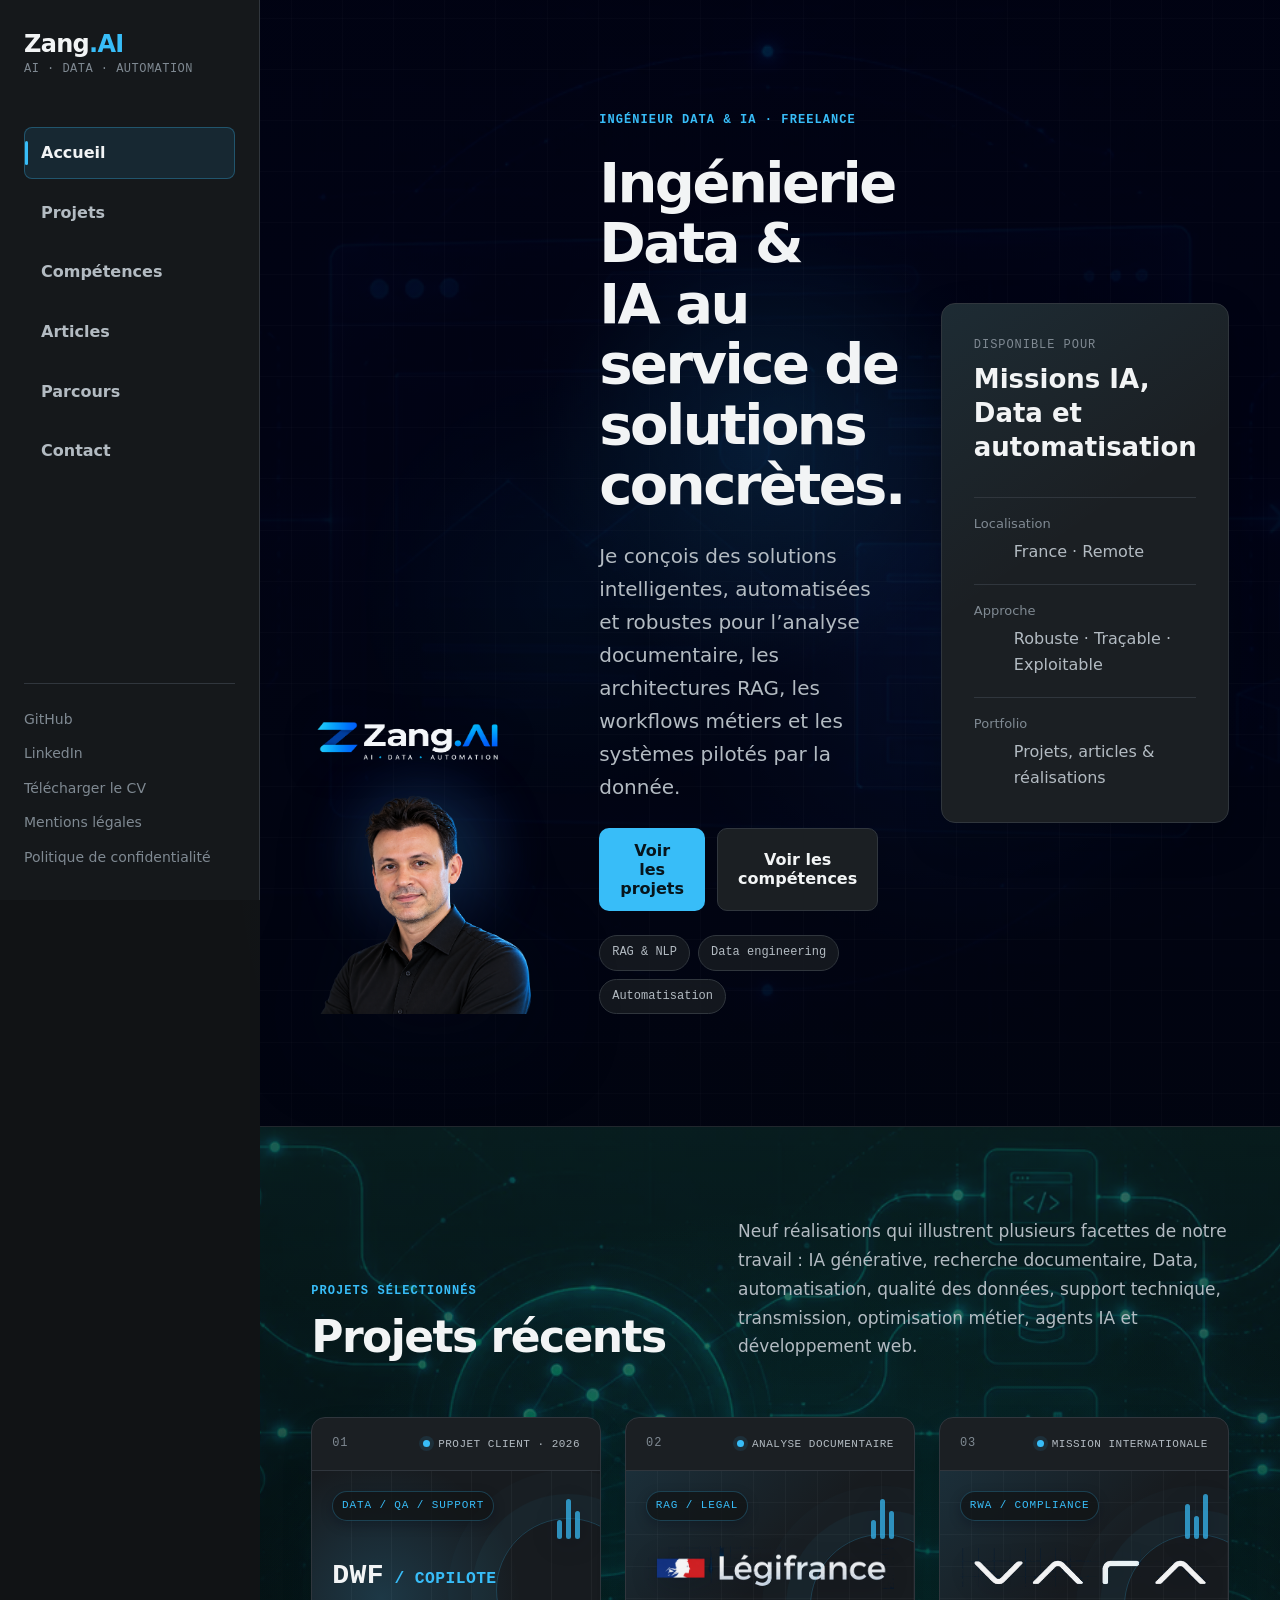
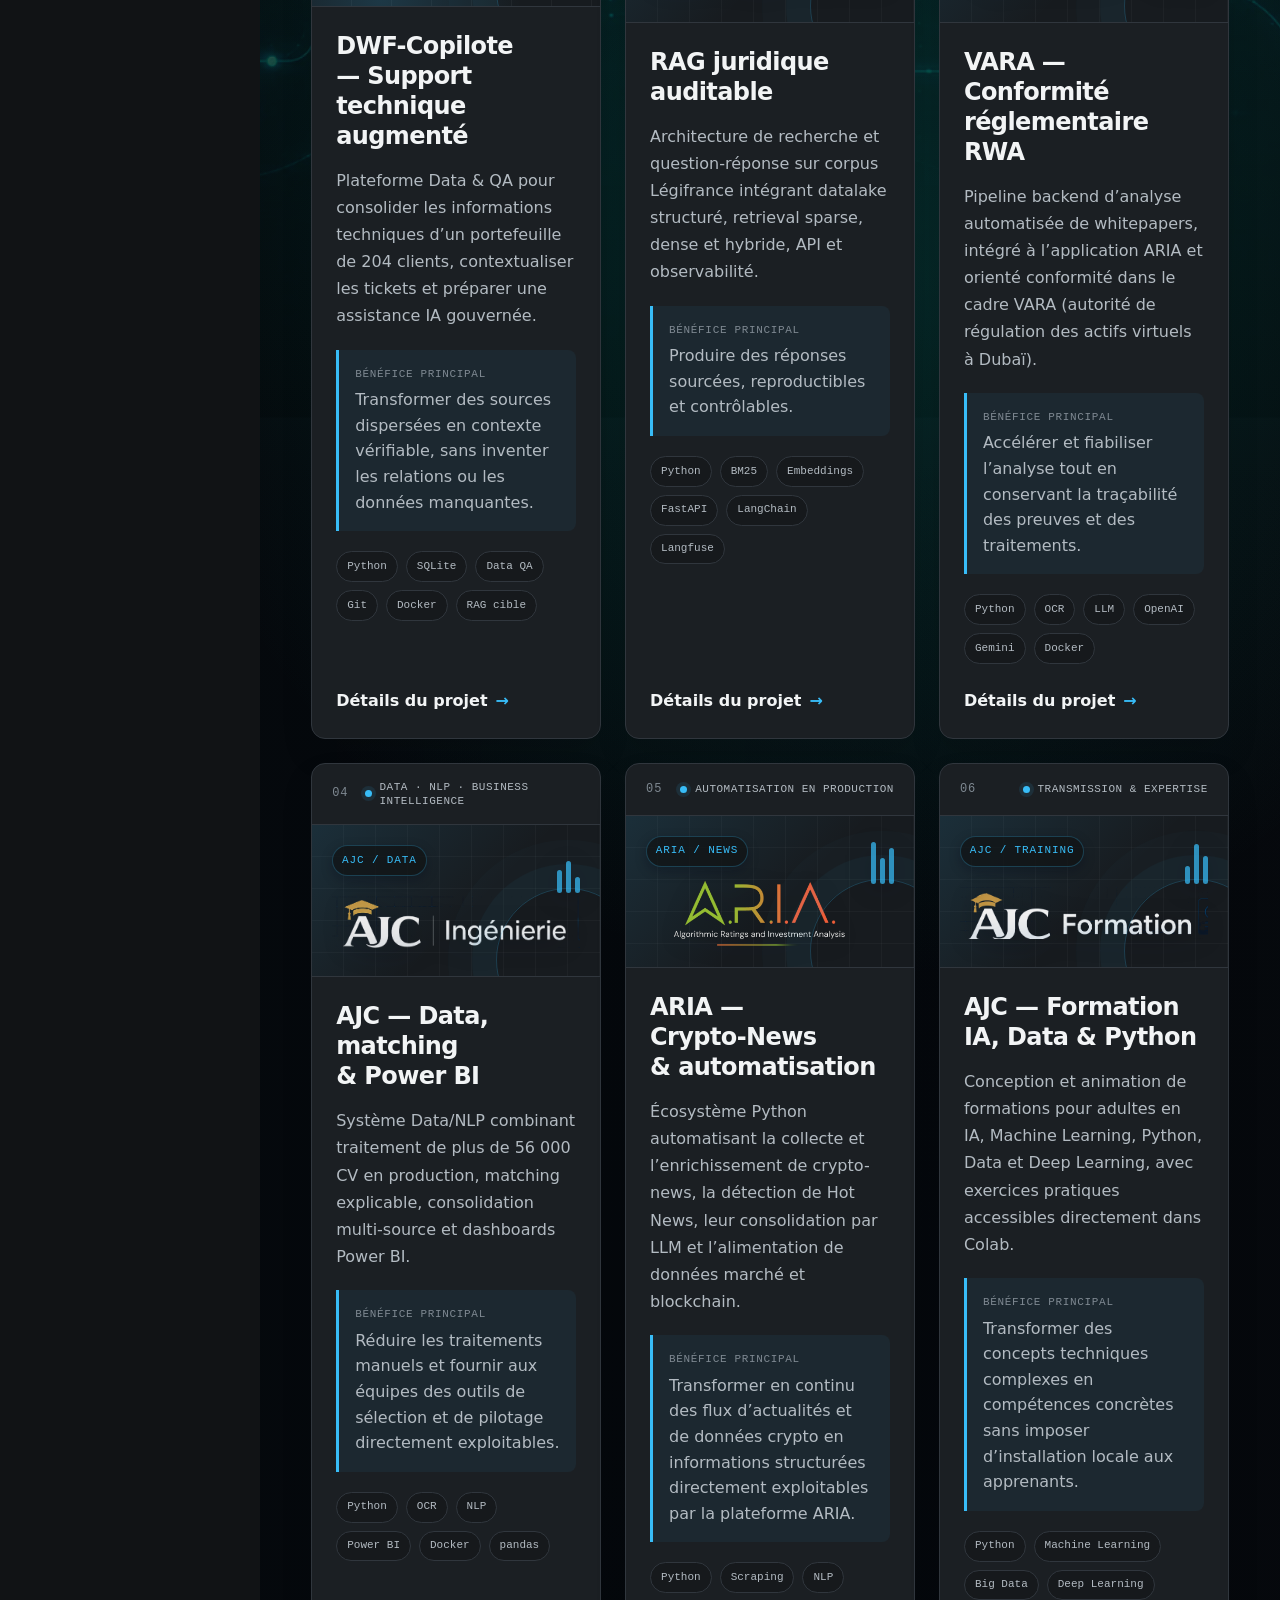
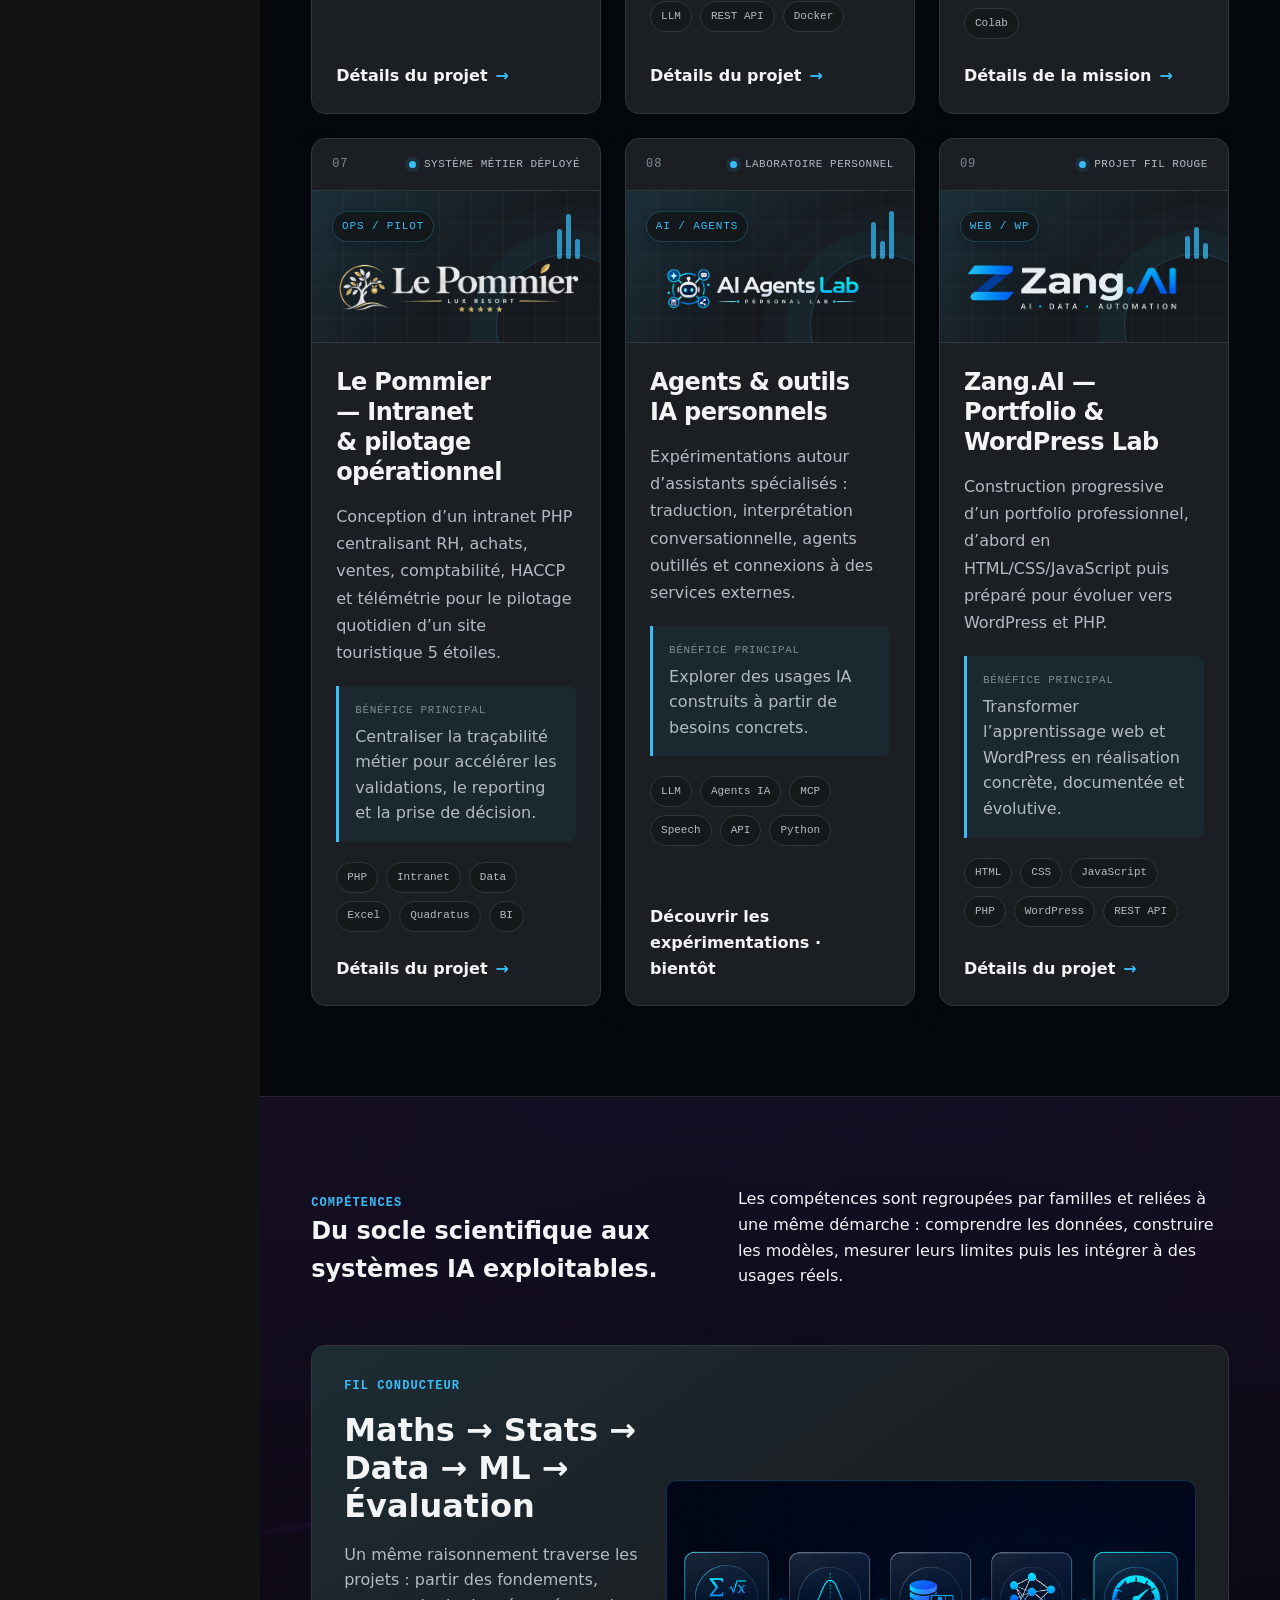
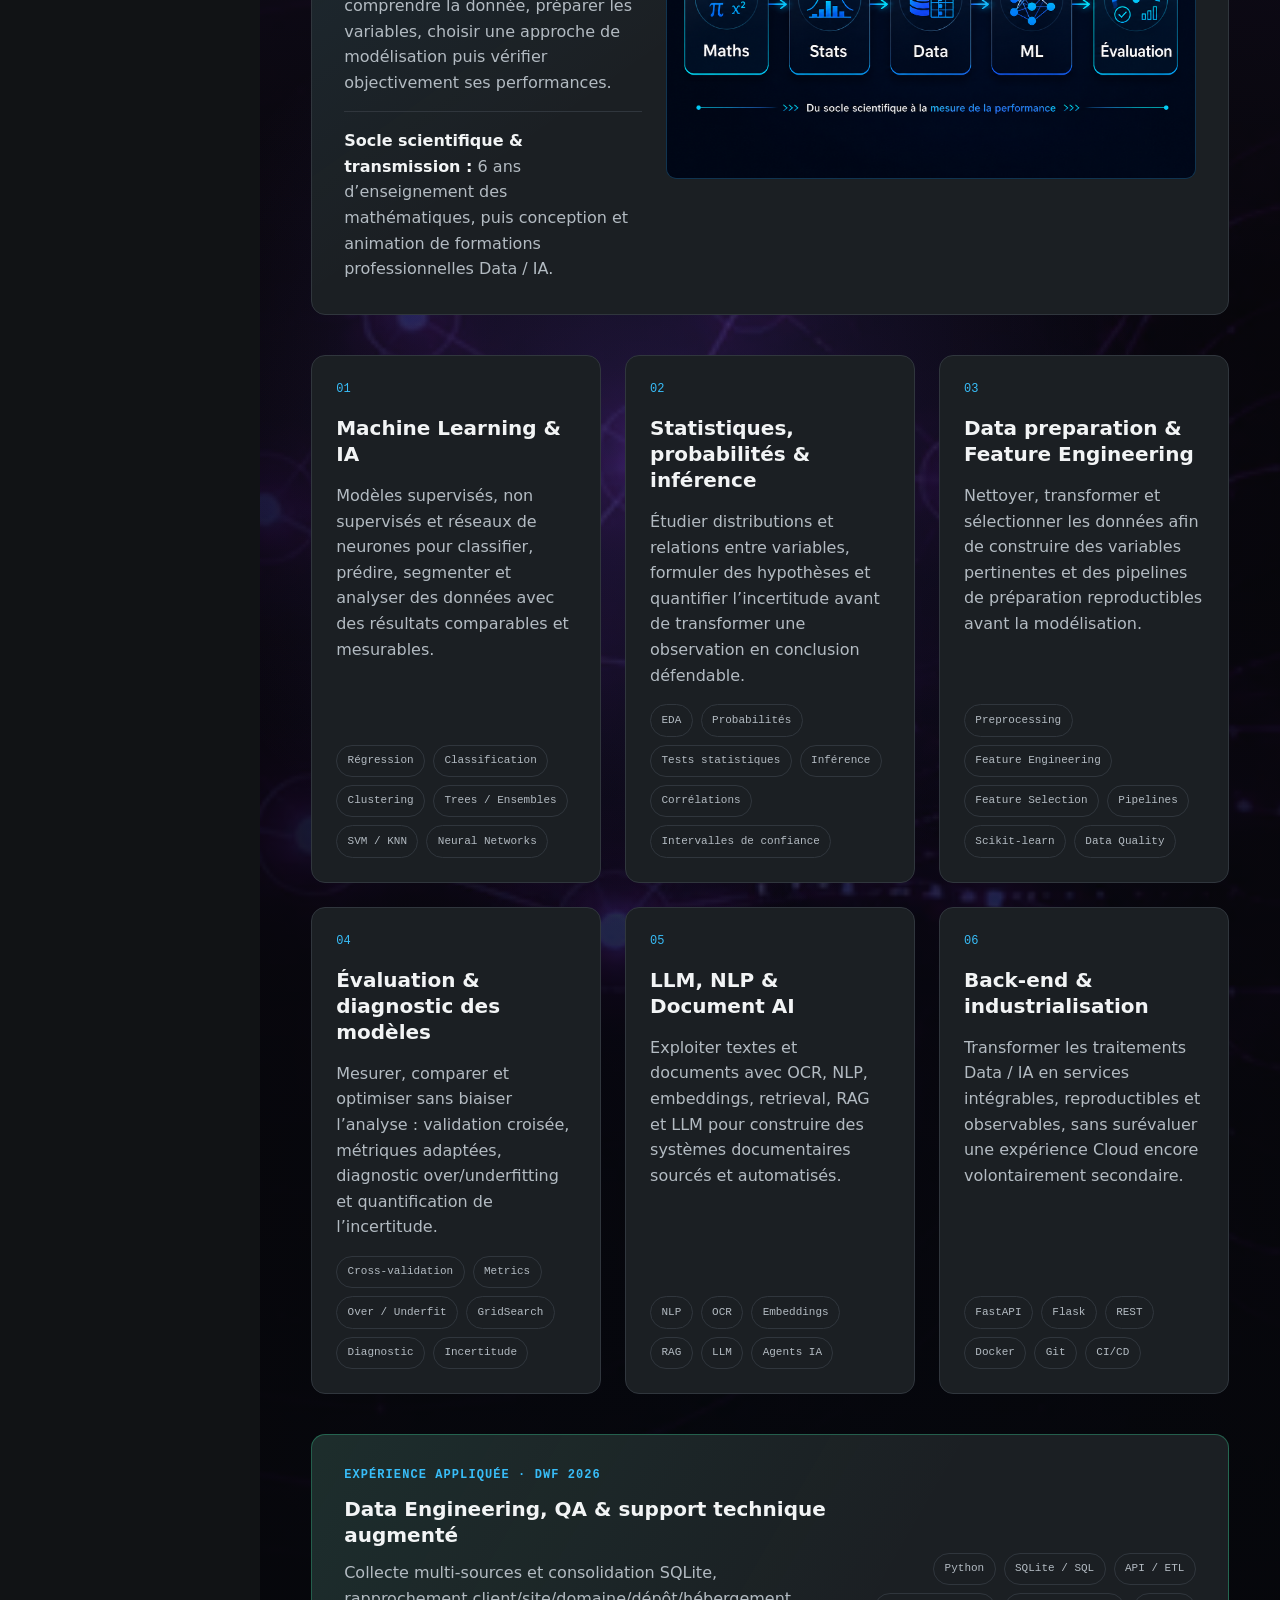
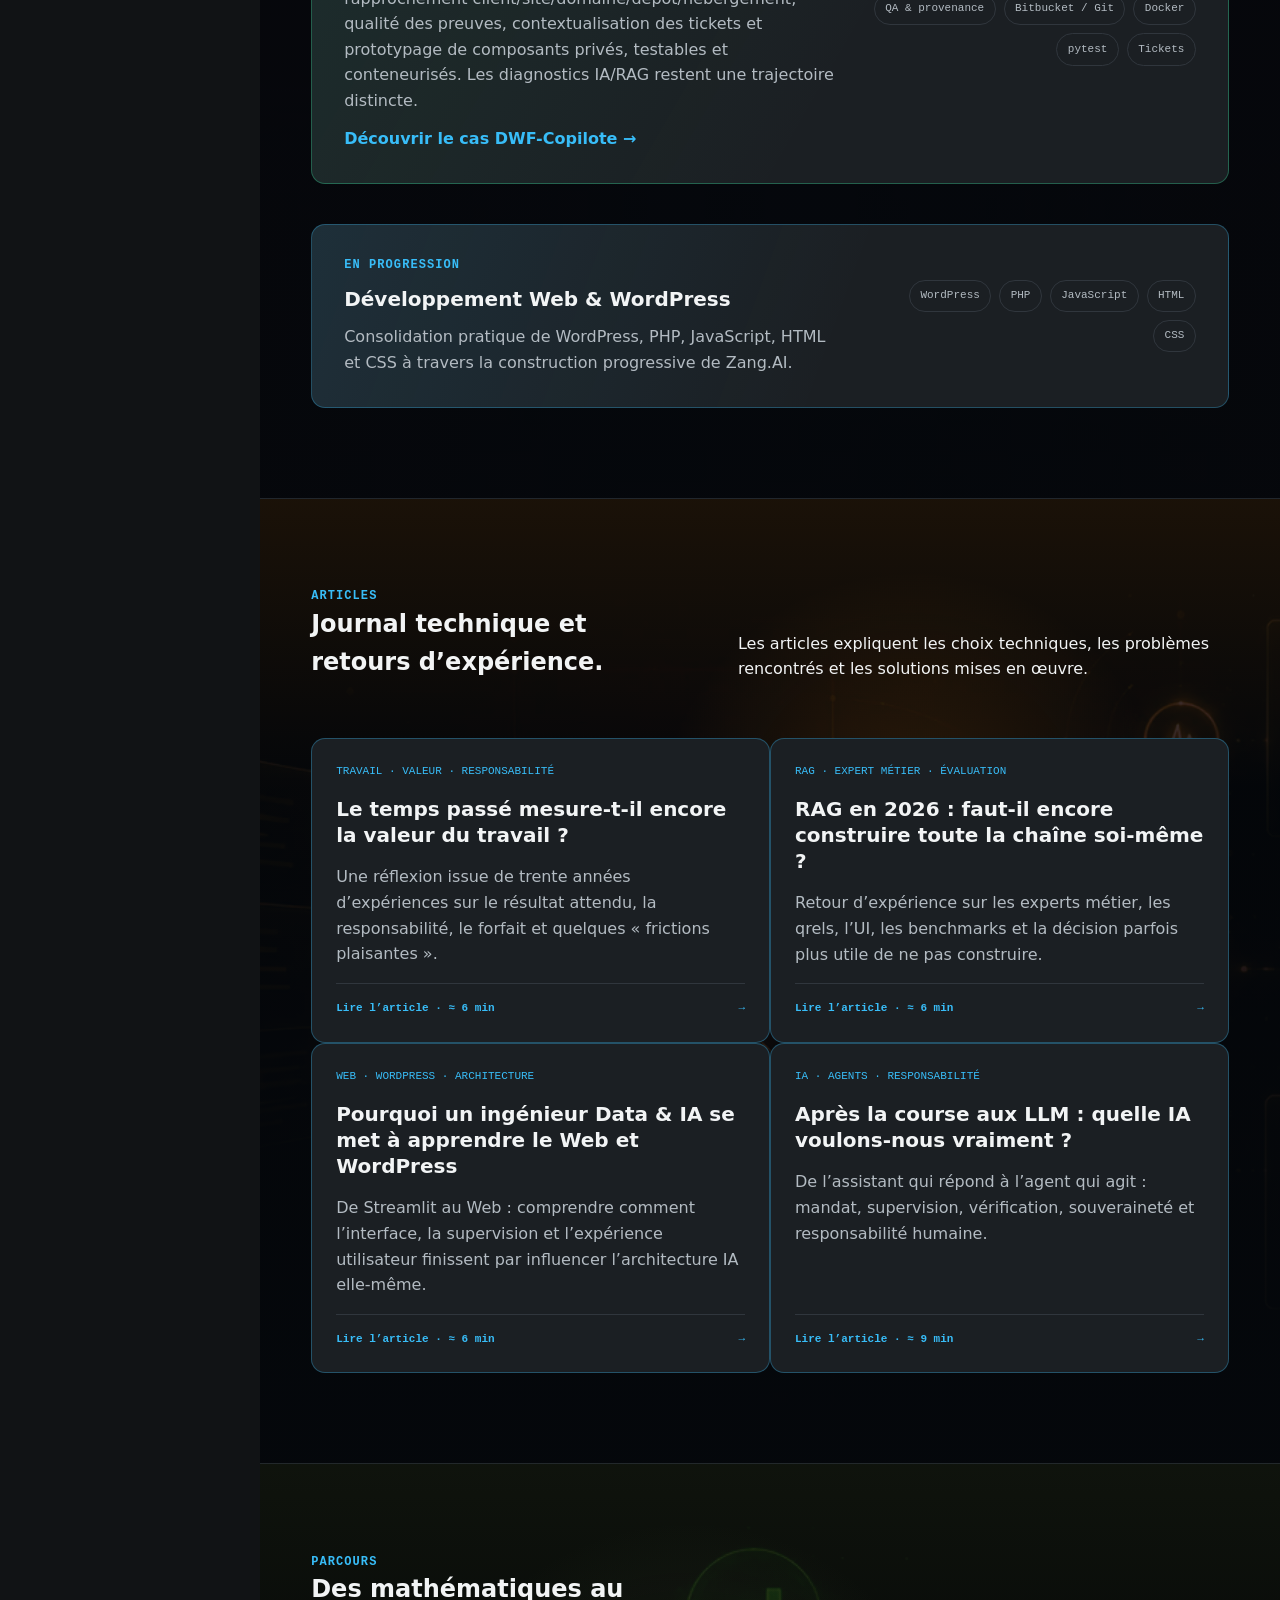
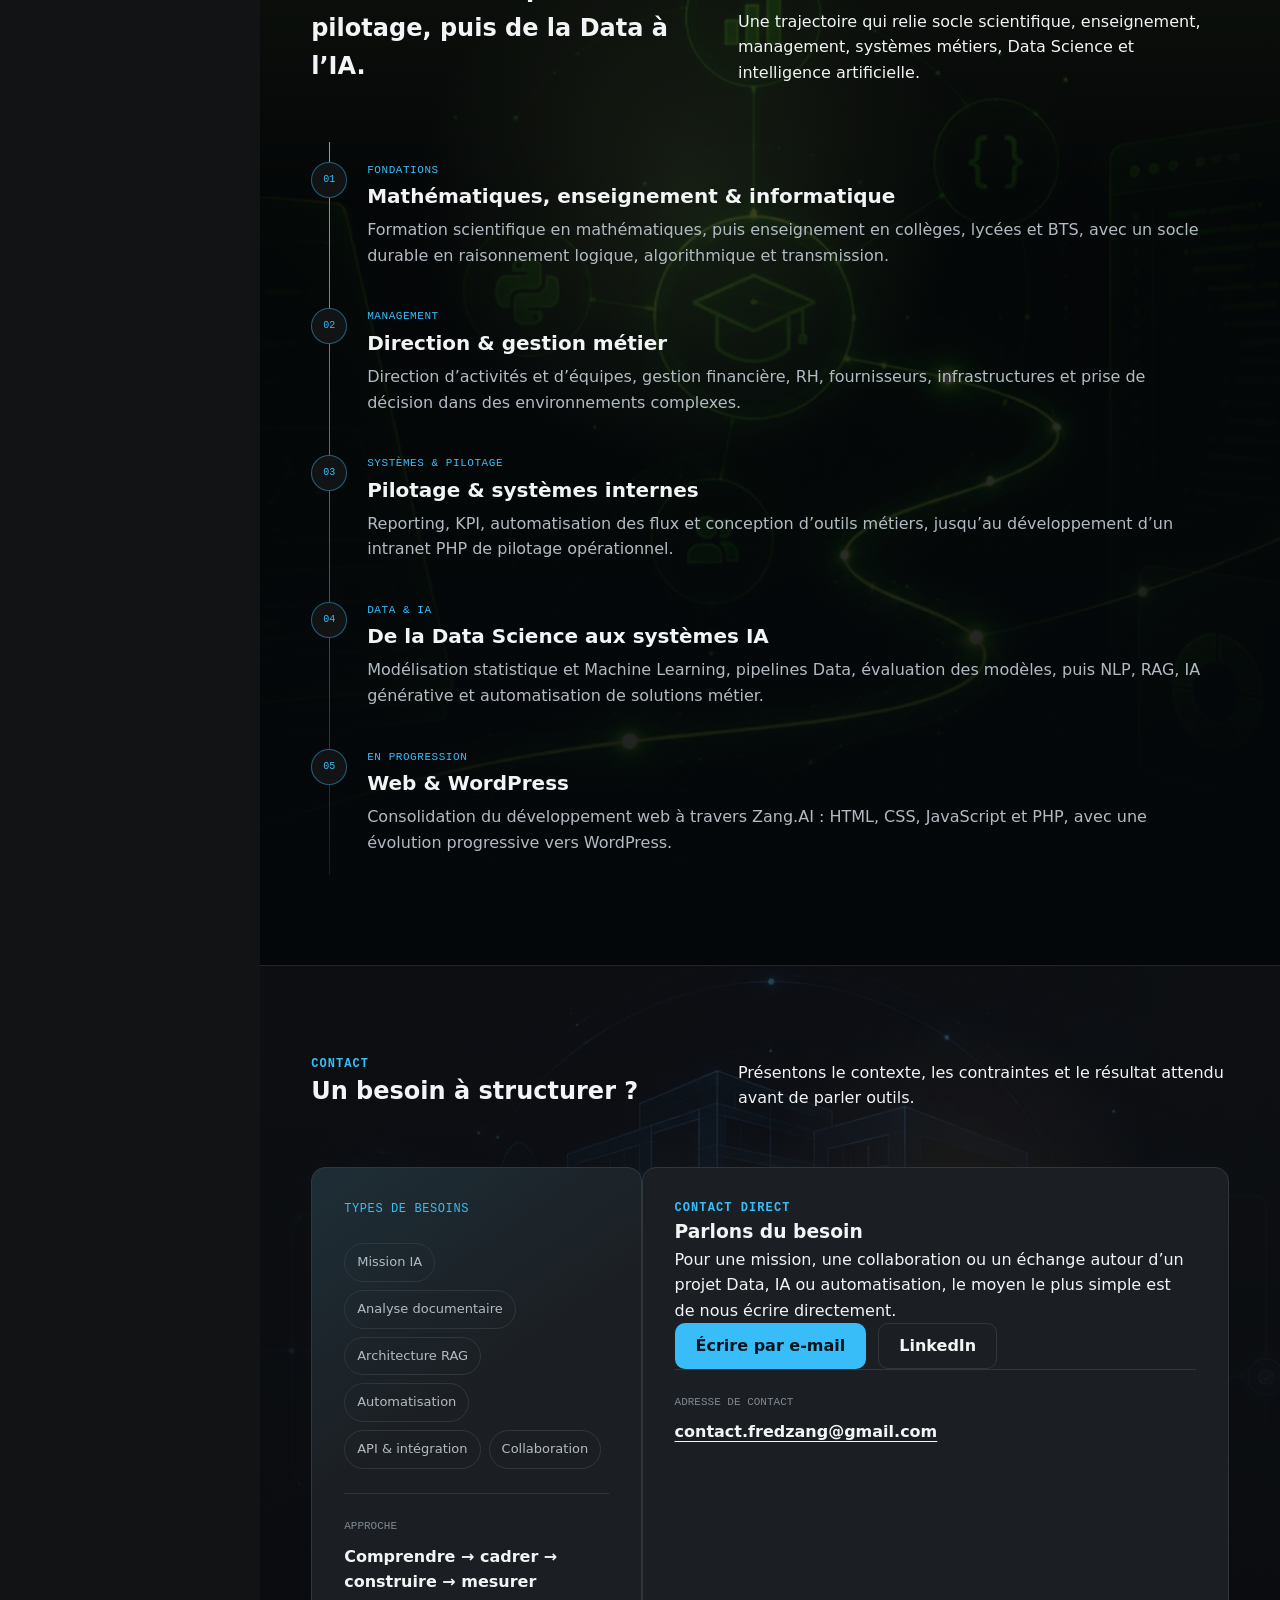
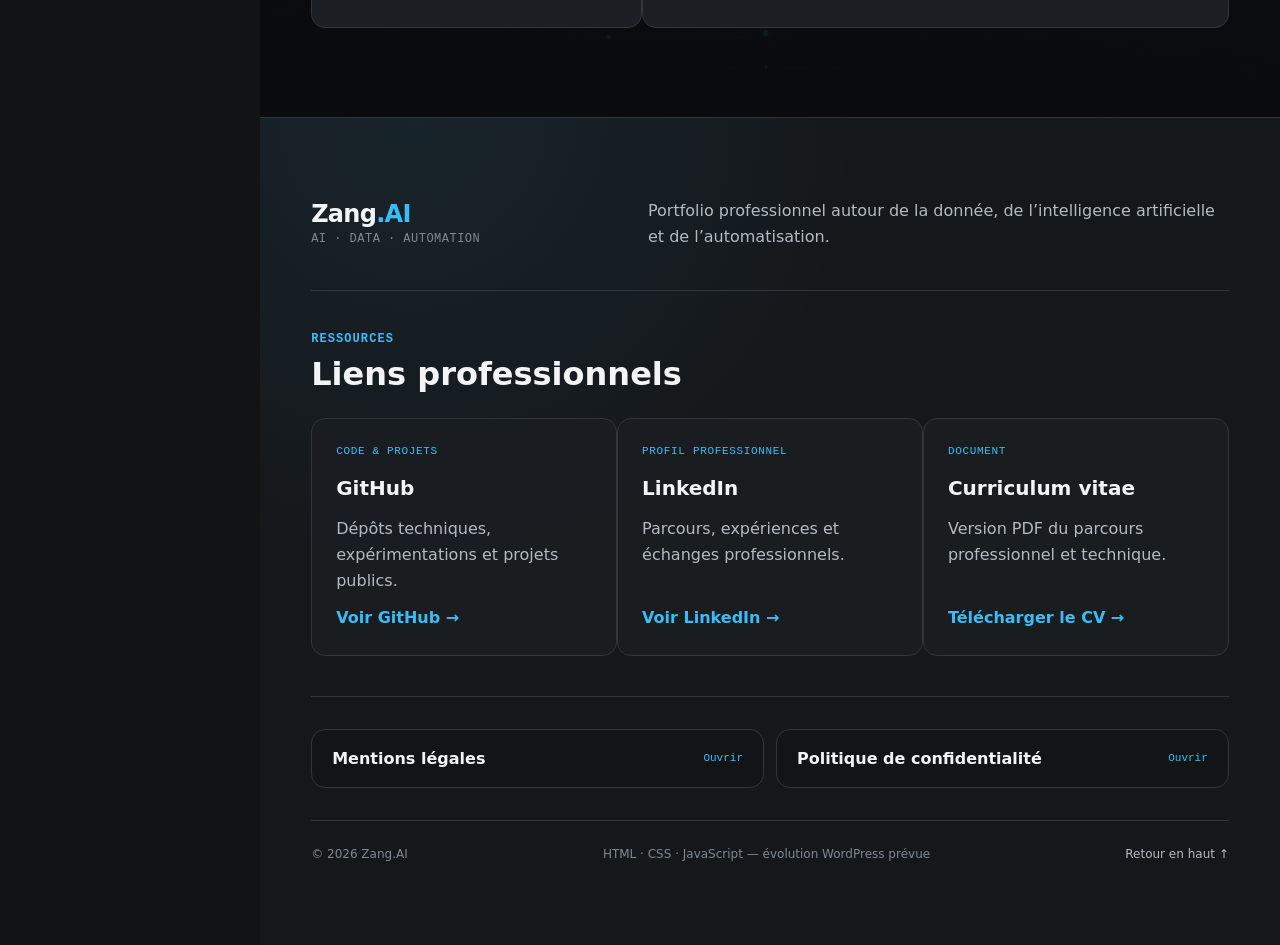
<file: index.html>
<!doctype html>
<html lang="fr">
<head>
    <meta charset="utf-8">

    <!--
        Le viewport est la zone visible de la page dans le navigateur.
        Cette ligne demande aux smartphones d'utiliser leur vraie largeur.
    -->
    <meta name="viewport" content="width=device-width, initial-scale=1">

    <meta
        name="description"
        content="Zang.AI — Portfolio de Fred Zanghi, ingénieur Data &amp; IA : RAG, NLP, automatisation, Data Engineering et systèmes IA appliqués."
    >

    <link rel="canonical" href="https://zang-iaconsulting.com/">

    <!--
        Open Graph contrôle l'aperçu du portfolio lorsqu'une URL est
        partagée sur LinkedIn et sur les services compatibles.
    -->
    <meta property="og:type" content="website">
    <meta property="og:locale" content="fr_FR">
    <meta property="og:site_name" content="Zang.AI">
    <meta
        property="og:title"
        content="Zang.AI — Ingénierie Data &amp; IA"
    >
    <meta
        property="og:description"
        content="Portfolio de Fred Zanghi : architectures RAG, NLP, Data Engineering, automatisation et systèmes IA conçus pour des usages concrets."
    >
    <meta property="og:url" content="https://zang-iaconsulting.com/">
    <meta property="og:image" content="https://zang-iaconsulting.com/assets/images/share/og-zangai-home.png">
    <meta
        property="og:image:alt"
        content="Univers visuel du portfolio Zang.AI consacré à la Data, à l'intelligence artificielle et à l'automatisation."
    >
    <meta property="og:image:width" content="1200">
    <meta property="og:image:height" content="630">

    <!--
        Ces balises complètent Open Graph pour les plateformes qui
        utilisent le format de carte sociale à grande image.
    -->
    <meta name="twitter:card" content="summary_large_image">
    <meta
        name="twitter:title"
        content="Zang.AI — Ingénierie Data &amp; IA"
    >
    <meta
        name="twitter:description"
        content="Portfolio de Fred Zanghi : RAG, NLP, Data Engineering, automatisation et systèmes IA appliqués."
    >
    <meta name="twitter:image" content="https://zang-iaconsulting.com/assets/images/share/og-zangai-home.png">

    <title>Zang.AI — Portfolio Data &amp; IA</title>

    <!-- Icônes du site : SVG moderne + ICO de compatibilité. -->
    <link rel="icon" href="favicon.svg" type="image/svg+xml">
    <link rel="icon" href="favicon.ico" sizes="any">

    <!-- La feuille CSS contient la présentation visuelle. -->
    <link rel="stylesheet" href="styles.css?v=1.1.0">

    <!--
        defer charge le JavaScript sans bloquer la lecture du HTML.
        Le script sera exécuté lorsque la structure de la page sera prête.
    -->
    <script src="script.js?v=1.0.0" defer></script>
</head>

<body>
    <!--
        Ce lien d'évitement devient visible avec la touche Tab.
        Il permet de rejoindre directement le contenu principal.
    -->
    <a class="skip-link" href="#contenu-principal">
        Aller directement au contenu
    </a>

    <!-- En-tête visible uniquement sur mobile et tablette. -->
    <header class="mobile-header">
        <a class="brand brand--mobile" href="#accueil" aria-label="Accueil Zang.AI">
            <span class="brand__name">
                Zang<span class="brand__accent">.AI</span>
            </span>
        </a>

        <!--
            aria-expanded indique si le menu est ouvert.
            aria-controls relie ce bouton au panneau menu-mobile.
        -->
        <button
            class="menu-toggle"
            type="button"
            aria-expanded="false"
            aria-controls="menu-mobile"
            aria-label="Ouvrir le menu principal"
        >
            <span class="menu-toggle__icon" aria-hidden="true"></span>
        </button>
    </header>

    <!-- Voile sombre affiché derrière le menu mobile. -->
    <div class="menu-overlay" data-menu-overlay hidden></div>

    <!--
        Panneau mobile.
        tabindex="-1" permet au JavaScript de lui donner le focus.
    -->
    <nav
        class="mobile-menu"
        id="menu-mobile"
        aria-label="Navigation principale mobile"
        aria-hidden="true"
        tabindex="-1"
    >
        <div class="mobile-menu__header">
            <a class="brand" href="#accueil" data-menu-link>
                <span class="brand__name">
                    Zang<span class="brand__accent">.AI</span>
                </span>
                <span class="brand__tagline">AI · Data · Automation</span>
            </a>

            <button
                class="menu-close"
                type="button"
                aria-label="Fermer le menu principal"
            >
                <span aria-hidden="true">×</span>
            </button>
        </div>

        <ul class="navigation-list">
            <li>
                <a
                    class="navigation-link navigation-link--active"
                    href="#accueil"
                    aria-current="page"
                    data-menu-link
                >
                    Accueil
                </a>
            </li>
            <li><a class="navigation-link" href="#projets" data-menu-link>Projets</a></li>
            <li><a class="navigation-link" href="#competences" data-menu-link>Compétences</a></li>
            <li><a class="navigation-link" href="#articles" data-menu-link>Articles</a></li>
            <li><a class="navigation-link" href="#parcours" data-menu-link>Parcours</a></li>
            <li><a class="navigation-link" href="#contact" data-menu-link>Contact</a></li>
        </ul>

        <div class="mobile-menu__secondary">
            <!--
                target="_blank" ouvre GitHub et LinkedIn dans un nouvel onglet.

                rel="noopener noreferrer" évite que la page externe puisse
                manipuler directement la page Zang.AI ayant ouvert l'onglet.
            -->
            <a
                href="https://github.com/Fred-Zang/"
                target="_blank"
                rel="noopener noreferrer"
                data-menu-link
            >
                GitHub
            </a>

            <a
                href="https://www.linkedin.com/in/fred-zanghi-89a01390/"
                target="_blank"
                rel="noopener noreferrer"
                data-menu-link
            >
                LinkedIn
            </a>

            <!--
                download indique au navigateur que le PDF doit être
                proposé au téléchargement plutôt qu'utilisé comme navigation.
            -->
            <a
                href="assets/documents/CV_Fred_Zanghi_2026.pdf"
                download
                data-menu-link
            >
                Télécharger le CV
            </a>

            <!--
                Les informations légales restent internes à la page.
            -->
            <a href="#mentions-legales" data-menu-link>
                Mentions légales
            </a>

            <a href="#confidentialite" data-menu-link>
                Politique de confidentialité
            </a>
        </div>
    </nav>

    <!-- Sidebar permanente sur desktop, masquée sur mobile. -->
    <aside class="sidebar">
        <a class="brand" href="#accueil" aria-label="Accueil Zang.AI">
            <span class="brand__name">
                Zang<span class="brand__accent">.AI</span>
            </span>
            <span class="brand__tagline">AI · Data · Automation</span>
        </a>

        <nav class="sidebar__navigation" aria-label="Navigation principale">
            <ul class="navigation-list">
                <li>
                    <a
                        class="navigation-link navigation-link--active"
                        href="#accueil"
                        aria-current="page"
                    >
                        Accueil
                    </a>
                </li>
                <li><a class="navigation-link" href="#projets">Projets</a></li>
                <li><a class="navigation-link" href="#competences">Compétences</a></li>
                <li><a class="navigation-link" href="#articles">Articles</a></li>
                <li><a class="navigation-link" href="#parcours">Parcours</a></li>
                <li><a class="navigation-link" href="#contact">Contact</a></li>
            </ul>
        </nav>

        <div class="sidebar__secondary">
            <!--
                Liens professionnels réels.
            -->
            <a
                href="https://github.com/Fred-Zang/"
                target="_blank"
                rel="noopener noreferrer"
            >
                GitHub
            </a>

            <a
                href="https://www.linkedin.com/in/fred-zanghi-89a01390/"
                target="_blank"
                rel="noopener noreferrer"
            >
                LinkedIn
            </a>

            <!--
                Le chemin est relatif au fichier index.html.
            -->
            <a
                href="assets/documents/CV_Fred_Zanghi_2026.pdf"
                download
            >
                Télécharger le CV
            </a>

            <a href="#mentions-legales">
                Mentions légales
            </a>

            <a href="#confidentialite">
                Politique de confidentialité
            </a>
        </div>
    </aside>

    <!-- Contenu principal ciblé par le lien d'évitement. -->
    <main class="main-content" id="contenu-principal">
        <section class="hero" id="accueil" aria-labelledby="hero-title">
            <div class="content-container">
                <div class="hero__layout">
                    <!--
                        Le portrait donne une présence plus humaine à l'accueil
                        tout en restant cohérent avec la palette sombre du site.
                    -->
                    <figure class="hero__portrait">
                        <img
                            class="hero__brand-logo"
                            src="assets/images/branding/brand-zangai.png"
                            alt="Zang.AI"
                        >

                        <img
                            class="hero__portrait-image"
                            src="assets/images/hero/fred-portrait.png"
                            alt="Portrait professionnel de Fred Zanghi"
                            width="1254"
                            height="1254"
                        >
                    </figure>

                    <div class="hero__content">
                        <p class="eyebrow">
                            INGÉNIEUR DATA &amp; IA · FREELANCE
                        </p>

                        <h1 class="hero__title" id="hero-title">
                            Ingénierie Data &amp; IA au service de solutions concrètes.
                        </h1>

                        <p class="hero__description">
                            Je conçois des solutions intelligentes, automatisées
                            et robustes pour l’analyse documentaire, les
                            architectures RAG, les workflows métiers et les
                            systèmes pilotés par la donnée.
                        </p>

                        <div class="hero__actions">
                            <a class="button button--primary" href="#projets">
                                Voir les projets
                            </a>

                            <a class="button button--secondary" href="#competences">
                                Voir les compétences
                            </a>
                        </div>

                        <ul class="hero__topics" aria-label="Domaines principaux">
                            <li>RAG &amp; NLP</li>
                            <li>Data engineering</li>
                            <li>Automatisation</li>
                        </ul>
                    </div>

                    <!-- Carte secondaire placée sous le texte sur mobile. -->
                    <aside class="availability-card" aria-label="Informations professionnelles">
                        <p class="availability-card__label">Disponible pour</p>

                        <p class="availability-card__value">
                            Missions IA, Data et automatisation
                        </p>

                        <dl class="availability-card__details">
                            <div>
                                <dt>Localisation</dt>
                                <dd>France · Remote</dd>
                            </div>

                            <div>
                                <dt>Approche</dt>
                                <dd>Robuste · Traçable · Exploitable</dd>
                            </div>

                            <div>
                                <dt>Portfolio</dt>
                                <dd>Projets, articles &amp; réalisations</dd>
                            </div>
                        </dl>
                    </aside>
                </div>
            </div>
        </section>

        <!--
            SECTION PROJETS — 8 RÉALISATIONS

            Les huit cartes utilisent toutes la même structure afin de faciliter
            leur lecture et leur future transformation en contenus WordPress.

            Le champ project-card__code est un repère visuel court :
            il identifie le domaine ou le contexte du projet sans dupliquer
            les technologies déjà présentées dans project-tags.

            La grille reste responsive :
            - 1 colonne sur petit mobile ;
            - 2 colonnes lorsque l'espace le permet ;
            - 3 colonnes sur grand écran.
        -->
        <section class="projects-section" id="projets" aria-labelledby="projects-title">
            <div class="content-container">
                <div class="section-heading">
                    <div class="section-heading__title-group">
                        <p class="eyebrow">PROJETS SÉLECTIONNÉS</p>

                        <h2 class="section-title" id="projects-title">
                            Projets récents
                        </h2>
                    </div>

                    <p class="section-description">
                        Neuf réalisations qui illustrent plusieurs facettes de notre
                        travail : IA générative, recherche documentaire, Data,
                        automatisation, qualité des données, support technique, transmission, optimisation métier,
                        agents IA et développement web.
                    </p>
                </div>

                <div class="projects-grid">
                    <!-- ======================================================
                         DWF-COPILOTE — SUPPORT TECHNIQUE AUGMENTÉ
                         Cette carte renvoie vers une étude de cas publique,
                         distincte des données et outils privés du client.
                         ====================================================== -->
                    <article class="project-card">
                        <header class="project-card__header">
                            <span class="project-card__index" aria-hidden="true">01</span>
                            <span class="project-status">
                                <span class="project-status__dot" aria-hidden="true"></span>
                                Projet client · 2026
                            </span>
                        </header>
                        <div class="project-card__visual project-card__visual--dwf" aria-hidden="true">
                            <span class="project-card__code">DATA / QA / SUPPORT</span>
                            <span class="project-card__dwf-mark">DWF<span> / COPILOTE</span></span>
                            <span class="project-card__signal">
                                <span></span><span></span><span></span>
                            </span>
                        </div>
                        <div class="project-card__body">
                            <h3 class="project-card__title">DWF-Copilote — Support technique augmenté</h3>
                            <p class="project-card__description">
                                Plateforme Data &amp; QA pour consolider les informations
                                techniques d’un portefeuille de 204 clients, contextualiser
                                les tickets et préparer une assistance IA gouvernée.
                            </p>
                            <div class="project-card__benefit">
                                <p class="project-card__benefit-label">Bénéfice principal</p>
                                <p>Transformer des sources dispersées en contexte vérifiable,
                                sans inventer les relations ou les données manquantes.</p>
                            </div>
                            <ul class="project-tags" aria-label="Technologies du copilote DWF">
                                <li>Python</li><li>SQLite</li><li>Data QA</li>
                                <li>Git</li><li>Docker</li><li>RAG cible</li>
                            </ul>
                            <a class="project-card__link" href="projects/dwf-copilote.html">
                                Détails du projet <span aria-hidden="true">→</span>
                            </a>
                        </div>
                    </article>

                    <!-- ======================================================
                         PROJET 02 — RAG JURIDIQUE
                         ====================================================== -->
                    <article class="project-card">
                        <header class="project-card__header">
                            <span class="project-card__index" aria-hidden="true">02</span>

                            <span class="project-status">
                                <span class="project-status__dot" aria-hidden="true"></span>
                                Analyse documentaire
                            </span>
                        </header>

                        <div class="project-card__visual project-card__visual--logo" aria-hidden="true">
                            <img
                                class="project-card__logo"
                                src="assets/images/projects/rag-juridique/brand-legifrance.png"
                                alt=""
                            >


                            <span class="project-card__code">RAG / LEGAL</span>

                            <span class="project-card__signal">
                                <span></span>
                                <span></span>
                                <span></span>
                            </span>
                        </div>

                        <div class="project-card__body">
                            <h3 class="project-card__title">
                                RAG juridique auditable
                            </h3>

                            <p class="project-card__description">
                                Architecture de recherche et question-réponse sur
                                corpus Légifrance intégrant datalake structuré,
                                retrieval sparse, dense et hybride, API et observabilité.
                            </p>

                            <div class="project-card__benefit">
                                <p class="project-card__benefit-label">
                                    Bénéfice principal
                                </p>
                                <p>
                                    Produire des réponses sourcées, reproductibles
                                    et contrôlables.
                                </p>
                            </div>

                            <ul
                                class="project-tags"
                                aria-label="Technologies du projet RAG juridique"
                            >
                                <li>Python</li>
                                <li>BM25</li>
                                <li>Embeddings</li>
                                <li>FastAPI</li>
                                <li>LangChain</li>
                                <li>Langfuse</li>
                            </ul>

                            <!--
                                La fiche détaillée sera reliée dans une prochaine brique.
                                Le texte est déjà préparé sans créer de faux lien.
                            -->
                            <a
                                class="project-card__link"
                                href="projects/rag-juridique.html"
                            >
                                Détails du projet
                                <span aria-hidden="true">→</span>
                            </a>
                        </div>
                    </article>

                    <!-- ======================================================
                         PROJET 03 — RWA / COMPLIANCE
                         ====================================================== -->
                    <article class="project-card">
                        <header class="project-card__header">
                            <span class="project-card__index" aria-hidden="true">03</span>

                            <span class="project-status">
                                <span class="project-status__dot" aria-hidden="true"></span>
                                Mission internationale
                            </span>
                        </header>

                        <div class="project-card__visual project-card__visual--logo" aria-hidden="true">
                            <img
                                class="project-card__logo"
                                src="assets/images/projects/rwa-compliance/brand-vara.png"
                                alt=""
                            >


                            <span class="project-card__code">RWA / COMPLIANCE</span>

                            <span class="project-card__signal project-card__signal--middle">
                                <span></span>
                                <span></span>
                                <span></span>
                            </span>
                        </div>

                        <div class="project-card__body">
                            <h3 class="project-card__title">
                                VARA — Conformité réglementaire RWA
                            </h3>

                            <p class="project-card__description">
                                Pipeline backend d’analyse automatisée de whitepapers,
                                intégré à l’application ARIA et orienté conformité
                                dans le cadre VARA (autorité de régulation des actifs virtuels à Dubaï).
                            </p>

                            <div class="project-card__benefit">
                                <p class="project-card__benefit-label">
                                    Bénéfice principal
                                </p>
                                <p>
                                    Accélérer et fiabiliser l’analyse tout en conservant
                                    la traçabilité des preuves et des traitements.
                                </p>
                            </div>

                            <ul
                                class="project-tags"
                                aria-label="Technologies du projet RWA Compliance"
                            >
                                <li>Python</li>
                                <li>OCR</li>
                                <li>LLM</li>
                                <li>OpenAI</li>
                                <li>Gemini</li>
                                <li>Docker</li>
                            </ul>

                            <a
                                class="project-card__link"
                                href="projects/rwa-compliance.html"
                            >
                                Détails du projet
                                <span aria-hidden="true">→</span>
                            </a>
                        </div>
                    </article>

                    <!-- ======================================================
                         PROJET 04 — AJC / DATA
                         ====================================================== -->
                    <article class="project-card">
                        <header class="project-card__header">
                            <span class="project-card__index" aria-hidden="true">04</span>

                            <span class="project-status">
                                <span class="project-status__dot" aria-hidden="true"></span>
                                Data · NLP · Business Intelligence
                            </span>
                        </header>

                        <div class="project-card__visual project-card__visual--logo" aria-hidden="true">
                            <img
                                class="project-card__logo"
                                src="assets/images/projects/ajc-data/brand-ajc-ingenierie.png"
                                alt=""
                            >


                            <span class="project-card__code">AJC / DATA</span>

                            <span class="project-card__signal project-card__signal--end">
                                <span></span>
                                <span></span>
                                <span></span>
                            </span>
                        </div>

                        <div class="project-card__body">
                            <h3 class="project-card__title">
                                AJC — Data, matching &amp; Power BI
                            </h3>

                            <p class="project-card__description">
                                Système Data/NLP combinant traitement de plus de
                                56&nbsp;000 CV en production, matching explicable,
                                consolidation multi-source et dashboards Power BI.
                            </p>

                            <div class="project-card__benefit">
                                <p class="project-card__benefit-label">
                                    Bénéfice principal
                                </p>
                                <p>
                                    Réduire les traitements manuels et fournir
                                    aux équipes des outils de sélection et de
                                    pilotage directement exploitables.
                                </p>
                            </div>

                            <ul
                                class="project-tags"
                                aria-label="Technologies du projet AJC Data matching et Power BI"
                            >
                                <li>Python</li>
                                <li>OCR</li>
                                <li>NLP</li>
                                <li>Power BI</li>
                                <li>Docker</li>
                                <li>pandas</li>
                            </ul>

                            <a
                                class="project-card__link"
                                href="projects/ajc-data.html"
                            >
                                Détails du projet
                                <span aria-hidden="true">→</span>
                            </a>
                        </div>
                    </article>

                    <!-- ======================================================
                         PROJET 05 — ARIA / NEWS
                         ====================================================== -->
                    <article class="project-card">
                        <header class="project-card__header">
                            <span class="project-card__index" aria-hidden="true">05</span>

                            <span class="project-status">
                                <span class="project-status__dot" aria-hidden="true"></span>
                                Automatisation en production
                            </span>
                        </header>

                        <div class="project-card__visual project-card__visual--logo" aria-hidden="true">
                            <img
                                class="project-card__logo"
                                src="assets/images/projects/aria-news/brand-aria.png"
                                alt=""
                            >


                            <span class="project-card__code">ARIA / NEWS</span>

                            <span class="project-card__signal project-card__signal--aria">
                                <span></span>
                                <span></span>
                                <span></span>
                            </span>
                        </div>

                        <div class="project-card__body">
                            <h3 class="project-card__title">
                                ARIA — Crypto-News &amp; automatisation
                            </h3>

                            <p class="project-card__description">
                                Écosystème Python automatisant la collecte et
                                l’enrichissement de crypto-news, la détection
                                de Hot News, leur consolidation par LLM et
                                l’alimentation de données marché et blockchain.
                            </p>

                            <div class="project-card__benefit">
                                <p class="project-card__benefit-label">
                                    Bénéfice principal
                                </p>
                                <p>
                                    Transformer en continu des flux d’actualités
                                    et de données crypto en informations structurées
                                    directement exploitables par la plateforme ARIA.
                                </p>
                            </div>

                            <ul
                                class="project-tags"
                                aria-label="Technologies du projet ARIA News"
                            >
                                <li>Python</li>
                                <li>Scraping</li>
                                <li>NLP</li>
                                <li>LLM</li>
                                <li>REST API</li>
                                <li>Docker</li>
                            </ul>

                            <a
                                class="project-card__link"
                                href="projects/aria-news.html"
                            >
                                Détails du projet
                                <span aria-hidden="true">→</span>
                            </a>
                        </div>
                    </article>

                    <!-- ======================================================
                         PROJET 06 — AJC : FORMATION IA, DATA & PYTHON
                         ====================================================== -->
                    <article class="project-card">
                        <header class="project-card__header">
                            <span class="project-card__index" aria-hidden="true">06</span>

                            <span class="project-status">
                                <span class="project-status__dot" aria-hidden="true"></span>
                                Transmission &amp; expertise
                            </span>
                        </header>

                        <div class="project-card__visual project-card__visual--logo" aria-hidden="true">
                            <img
                                class="project-card__logo"
                                src="assets/images/projects/ajc-training/brand-ajc-formation.png"
                                alt=""
                            >


                            <span class="project-card__code">AJC / TRAINING</span>

                            <span class="project-card__signal">
                                <span></span>
                                <span></span>
                                <span></span>
                            </span>
                        </div>

                        <div class="project-card__body">
                            <h3 class="project-card__title">
                                AJC — Formation IA, Data &amp; Python
                            </h3>

                            <p class="project-card__description">
                                Conception et animation de formations pour adultes
                                en IA, Machine Learning, Python, Data et Deep Learning,
                                avec exercices pratiques accessibles directement dans Colab.
                            </p>

                            <div class="project-card__benefit">
                                <p class="project-card__benefit-label">
                                    Bénéfice principal
                                </p>
                                <p>
                                    Transformer des concepts techniques complexes
                                    en compétences concrètes sans imposer d’installation
                                    locale aux apprenants.
                                </p>
                            </div>

                            <ul
                                class="project-tags"
                                aria-label="Domaines de formation AJC"
                            >
                                <li>Python</li>
                                <li>Machine Learning</li>
                                <li>Big Data</li>
                                <li>Deep Learning</li>
                                <li>Colab</li>
                            </ul>

                            <a
                                class="project-card__link"
                                href="projects/ajc-training.html"
                            >
                                Détails de la mission
                                <span aria-hidden="true">→</span>
                            </a>
                        </div>
                    </article>

                    <!-- ======================================================
                         PROJET 07 — LE POMMIER
                         ====================================================== -->
                    <article class="project-card">
                        <header class="project-card__header">
                            <span class="project-card__index" aria-hidden="true">07</span>

                            <span class="project-status">
                                <span class="project-status__dot" aria-hidden="true"></span>
                                Système métier déployé
                            </span>
                        </header>

                        <div class="project-card__visual project-card__visual--logo project-card__visual--pommier" aria-hidden="true">
                            <img
                                class="project-card__logo project-card__logo--pommier"
                                src="assets/images/projects/le-pommier/brand-le-pommier.png"
                                alt=""
                            >

                            <span class="project-card__code">OPS / PILOT</span>

                            <span class="project-card__signal project-card__signal--ops">
                                <span></span>
                                <span></span>
                                <span></span>
                            </span>
                        </div>

                        <div class="project-card__body">
                            <h3 class="project-card__title">
                                Le Pommier — Intranet &amp; pilotage opérationnel
                            </h3>

                            <p class="project-card__description">
                                Conception d’un intranet PHP centralisant RH,
                                achats, ventes, comptabilité, HACCP et télémétrie
                                pour le pilotage quotidien d’un site touristique 5 étoiles.
                            </p>

                            <div class="project-card__benefit">
                                <p class="project-card__benefit-label">
                                    Bénéfice principal
                                </p>
                                <p>
                                    Centraliser la traçabilité métier pour accélérer
                                    les validations, le reporting et la prise de décision.
                                </p>
                            </div>

                            <ul
                                class="project-tags"
                                aria-label="Domaines techniques du projet Le Pommier"
                            >
                                <li>PHP</li>
                                <li>Intranet</li>
                                <li>Data</li>
                                <li>Excel</li>
                                <li>Quadratus</li>
                                <li>BI</li>
                            </ul>

                            <a
                                class="project-card__link"
                                href="projects/le-pommier.html"
                            >
                                Détails du projet
                                <span aria-hidden="true">→</span>
                            </a>
                        </div>
                    </article>

                    <!-- ======================================================
                         PROJET 08 — OUTILS IA PERSONNELS

                         Cette carte assume volontairement le statut expérimental
                         des agents IA et de MCP afin de ne pas présenter
                         l'apprentissage en cours comme une expertise acquise.
                         ====================================================== -->
                    <article class="project-card">
                        <header class="project-card__header">
                            <span class="project-card__index" aria-hidden="true">08</span>

                            <span class="project-status">
                                <span class="project-status__dot" aria-hidden="true"></span>
                                Laboratoire personnel
                            </span>
                        </header>

                        <div class="project-card__visual project-card__visual--logo project-card__visual--agents" aria-hidden="true">
                            <img
                                class="project-card__logo project-card__logo--agents"
                                src="assets/images/projects/ai-agents/brand-ai-agents-lab.png"
                                alt=""
                            >

                            <span class="project-card__code">AI / AGENTS</span>

                            <span class="project-card__signal project-card__signal--agents">
                                <span></span>
                                <span></span>
                                <span></span>
                            </span>
                        </div>

                        <div class="project-card__body">
                            <h3 class="project-card__title">
                                Agents &amp; outils IA personnels
                            </h3>

                            <p class="project-card__description">
                                Expérimentations autour d’assistants spécialisés :
                                traduction, interprétation conversationnelle,
                                agents outillés et connexions à des services externes.
                            </p>

                            <div class="project-card__benefit">
                                <p class="project-card__benefit-label">
                                    Bénéfice principal
                                </p>
                                <p>
                                    Explorer des usages IA construits à partir
                                    de besoins concrets.
                                </p>
                            </div>

                            <ul
                                class="project-tags"
                                aria-label="Domaines techniques des outils IA personnels"
                            >
                                <li>LLM</li>
                                <li>Agents IA</li>
                                <li>MCP</li>
                                <li>Speech</li>
                                <li>API</li>
                                <li>Python</li>
                            </ul>

                            <span class="project-card__link">
                                Découvrir les expérimentations · bientôt
                            </span>
                        </div>
                    </article>

                    <!-- ======================================================
                         PROJET 09 — ZANG.AI / WORDPRESS LAB
                         ====================================================== -->
                    <article class="project-card">
                        <header class="project-card__header">
                            <span class="project-card__index" aria-hidden="true">09</span>

                            <span class="project-status">
                                <span class="project-status__dot" aria-hidden="true"></span>
                                Projet fil rouge
                            </span>
                        </header>

                        <div class="project-card__visual project-card__visual--logo project-card__visual--zangai" aria-hidden="true">
                            <img
                                class="project-card__logo project-card__logo--zangai"
                                src="assets/images/branding/brand-zangai.png"
                                alt=""
                            >

                            <span class="project-card__code">WEB / WP</span>

                            <span class="project-card__signal project-card__signal--end">
                                <span></span>
                                <span></span>
                                <span></span>
                            </span>
                        </div>

                        <div class="project-card__body">
                            <h3 class="project-card__title">
                                Zang.AI — Portfolio &amp; WordPress Lab
                            </h3>

                            <p class="project-card__description">
                                Construction progressive d’un portfolio professionnel,
                                d’abord en HTML/CSS/JavaScript puis préparé pour évoluer
                                vers WordPress et PHP.
                            </p>

                            <div class="project-card__benefit">
                                <p class="project-card__benefit-label">
                                    Bénéfice principal
                                </p>
                                <p>
                                    Transformer l’apprentissage web et WordPress en
                                    réalisation concrète, documentée et évolutive.
                                </p>
                            </div>

                            <ul
                                class="project-tags"
                                aria-label="Technologies du portfolio Zang.AI"
                            >
                                <li>HTML</li>
                                <li>CSS</li>
                                <li>JavaScript</li>
                                <li>PHP</li>
                                <li>WordPress</li>
                                <li>REST API</li>
                            </ul>

                            <a
                                class="project-card__link"
                                href="projects/zangai-wordpress-lab.html"
                            >
                                Détails du projet
                                <span aria-hidden="true">→</span>
                            </a>
                        </div>
                    </article>
                </div>
            </div>
        </section>

        <!-- ==============================================================
             COMPÉTENCES

             Six familles principales présentent les compétences consolidées.
             Le développement Web / WordPress reste volontairement séparé
             afin d'assumer clairement son statut de compétence en progression.
             ============================================================== -->
        <section class="content-section" id="competences" aria-labelledby="skills-title">
            <div class="content-container">
                <header class="section-heading">
                    <div>
                        <p class="eyebrow">COMPÉTENCES</p>
                        <h2 class="section-heading__title" id="skills-title">
                            Du socle scientifique aux systèmes IA exploitables.
                        </h2>
                    </div>

                    <p class="section-heading__description">
                        Les compétences sont regroupées par familles et reliées à une
                        même démarche : comprendre les données, construire les modèles,
                        mesurer leurs limites puis les intégrer à des usages réels.
                    </p>
                </header>

                <!--
                    Ce visuel rappelle le fil conducteur scientifique du portfolio.
                    Il ne remplace pas les six cartes : il les relie entre elles.
                -->
                <div class="skills-foundation">
                    <div class="skills-foundation__content">
                        <p class="eyebrow">FIL CONDUCTEUR</p>

                        <h3>Maths → Stats → Data → ML → Évaluation</h3>

                        <p>
                            Un même raisonnement traverse les projets : partir des fondements,
                            comprendre la donnée, préparer les variables, choisir une approche
                            de modélisation puis vérifier objectivement ses performances.
                        </p>

                        <p class="skills-foundation__note">
                            <strong>Socle scientifique &amp; transmission :</strong>
                            6 ans d’enseignement des mathématiques, puis conception et animation
                            de formations professionnelles Data / IA.
                        </p>
                    </div>

                    <figure class="skills-foundation__visual">
                        <img
                            src="assets/images/skills/maths-stats-data-ml-evaluation.png"
                            alt="Progression du socle scientifique : Maths, Stats, Data, Machine Learning puis Évaluation"
                        >
                    </figure>
                </div>

                <div class="skills-grid">
                    <article class="info-card">
                        <p class="info-card__index">01</p>
                        <h3>Machine Learning &amp; IA</h3>
                        <p>
                            Modèles supervisés, non supervisés et réseaux de neurones
                            pour classifier, prédire, segmenter et analyser des données
                            avec des résultats comparables et mesurables.
                        </p>
                        <ul class="tag-list" aria-label="Compétences en Machine Learning et intelligence artificielle">
                            <li>Régression</li>
                            <li>Classification</li>
                            <li>Clustering</li>
                            <li>Trees / Ensembles</li>
                            <li>SVM / KNN</li>
                            <li>Neural Networks</li>
                        </ul>
                    </article>

                    <article class="info-card">
                        <p class="info-card__index">02</p>
                        <h3>Statistiques, probabilités &amp; inférence</h3>
                        <p>
                            Étudier distributions et relations entre variables,
                            formuler des hypothèses et quantifier l’incertitude avant
                            de transformer une observation en conclusion défendable.
                        </p>
                        <ul class="tag-list" aria-label="Compétences en statistiques, probabilités et inférence">
                            <li>EDA</li>
                            <li>Probabilités</li>
                            <li>Tests statistiques</li>
                            <li>Inférence</li>
                            <li>Corrélations</li>
                            <li>Intervalles de confiance</li>
                        </ul>
                    </article>

                    <article class="info-card">
                        <p class="info-card__index">03</p>
                        <h3>Data preparation &amp; Feature Engineering</h3>
                        <p>
                            Nettoyer, transformer et sélectionner les données afin de
                            construire des variables pertinentes et des pipelines de
                            préparation reproductibles avant la modélisation.
                        </p>
                        <ul class="tag-list" aria-label="Compétences en préparation des données et feature engineering">
                            <li>Preprocessing</li>
                            <li>Feature Engineering</li>
                            <li>Feature Selection</li>
                            <li>Pipelines</li>
                            <li>Scikit-learn</li>
                            <li>Data Quality</li>
                        </ul>
                    </article>

                    <article class="info-card">
                        <p class="info-card__index">04</p>
                        <h3>Évaluation &amp; diagnostic des modèles</h3>
                        <p>
                            Mesurer, comparer et optimiser sans biaiser l’analyse :
                            validation croisée, métriques adaptées, diagnostic
                            over/underfitting et quantification de l’incertitude.
                        </p>
                        <ul class="tag-list" aria-label="Compétences en évaluation et diagnostic des modèles">
                            <li>Cross-validation</li>
                            <li>Metrics</li>
                            <li>Over / Underfit</li>
                            <li>GridSearch</li>
                            <li>Diagnostic</li>
                            <li>Incertitude</li>
                        </ul>
                    </article>

                    <article class="info-card">
                        <p class="info-card__index">05</p>
                        <h3>LLM, NLP &amp; Document AI</h3>
                        <p>
                            Exploiter textes et documents avec OCR, NLP, embeddings,
                            retrieval, RAG et LLM pour construire des systèmes
                            documentaires sourcés et automatisés.
                        </p>
                        <ul class="tag-list" aria-label="Compétences en LLM, NLP et Document AI">
                            <li>NLP</li>
                            <li>OCR</li>
                            <li>Embeddings</li>
                            <li>RAG</li>
                            <li>LLM</li>
                            <li>Agents IA</li>
                        </ul>
                    </article>

                    <article class="info-card">
                        <p class="info-card__index">06</p>
                        <h3>Back-end &amp; industrialisation</h3>
                        <p>
                            Transformer les traitements Data / IA en services intégrables,
                            reproductibles et observables, sans surévaluer une expérience
                            Cloud encore volontairement secondaire.
                        </p>
                        <ul class="tag-list" aria-label="Compétences en back-end et industrialisation">
                            <li>FastAPI</li>
                            <li>Flask</li>
                            <li>REST</li>
                            <li>Docker</li>
                            <li>Git</li>
                            <li>CI/CD</li>
                        </ul>
                    </article>
                </div>

                <!--
                    DWF ajoute une expérience concrète de Data Engineering,
                    d'audit des preuves et de développement conteneurisé.
                    Le lien évite de recopier toute l'étude de cas ici.
                -->
                <article class="skills-progress skills-progress--dwf" aria-labelledby="skills-dwf-title">
                    <div class="skills-progress__content">
                        <p class="eyebrow">EXPÉRIENCE APPLIQUÉE · DWF 2026</p>
                        <h3 id="skills-dwf-title">Data Engineering, QA &amp; support technique augmenté</h3>
                        <p>
                            Collecte multi-sources et consolidation SQLite,
                            rapprochement client/site/domaine/dépôt/hébergement,
                            qualité des preuves, contextualisation des tickets et
                            prototypage de composants privés, testables et conteneurisés.
                            Les diagnostics IA/RAG restent une trajectoire distincte.
                        </p>
                        <a class="skills-dwf__link" href="projects/dwf-copilote.html">
                            Découvrir le cas DWF-Copilote <span aria-hidden="true">→</span>
                        </a>
                    </div>
                    <ul class="tag-list" aria-label="Compétences DWF démontrées et en cours">
                        <li>Python</li><li>SQLite / SQL</li><li>API / ETL</li>
                        <li>QA &amp; provenance</li><li>Bitbucket / Git</li>
                        <li>Docker</li><li>pytest</li><li>Tickets</li>
                    </ul>
                </article>

                <!--
                    WordPress reste visible mais séparé des compétences consolidées.
                    Le bandeau pourra évoluer au fil du projet Zang.AI.
                -->
                <article class="skills-progress" aria-labelledby="skills-progress-title">
                    <div class="skills-progress__content">
                        <p class="eyebrow">EN PROGRESSION</p>

                        <h3 id="skills-progress-title">
                            Développement Web &amp; WordPress
                        </h3>

                        <p>
                            Consolidation pratique de WordPress, PHP, JavaScript,
                            HTML et CSS à travers la construction progressive de Zang.AI.
                        </p>
                    </div>

                    <ul class="tag-list" aria-label="Compétences Web et WordPress en progression">
                        <li>WordPress</li>
                        <li>PHP</li>
                        <li>JavaScript</li>
                        <li>HTML</li>
                        <li>CSS</li>
                    </ul>
                </article>
            </div>
        </section>

        <!-- ==============================================================
             ARTICLES
             ============================================================== -->
        <section class="content-section" id="articles" aria-labelledby="articles-title">
            <div class="content-container">
                <header class="section-heading">
                    <div>
                        <p class="eyebrow">ARTICLES</p>
                        <h2 class="section-heading__title" id="articles-title">
                            Journal technique et retours d’expérience.
                        </h2>
                    </div>

                    <p class="section-heading__description">
                        Les articles expliquent les choix techniques, les problèmes rencontrés et les solutions mises en œuvre.
                    </p>
                </header>

                <div class="articles-grid">
                    <!-- ======================================================
                         ARTICLE 01 — VALEUR DU TRAVAIL
                         La page HTML est publiée et accessible depuis la carte.
                         ====================================================== -->
                    <article class="article-card article-card--published">
                        <p class="article-card__meta">TRAVAIL · VALEUR · RESPONSABILITÉ</p>

                        <h3>
                            <a
                                class="article-card__title-link"
                                href="articles/article-01-valeur-du-travail.html"
                            >
                                Le temps passé mesure-t-il encore la valeur du travail ?
                            </a>
                        </h3>

                        <p>
                            Une réflexion issue de trente années d’expériences sur
                            le résultat attendu, la responsabilité, le forfait et
                            quelques « frictions plaisantes ».
                        </p>

                        <a
                            class="article-card__reading article-card__reading--link"
                            href="articles/article-01-valeur-du-travail.html"
                            aria-label="Lire l’article : Le temps passé mesure-t-il encore la valeur du travail ?"
                        >
                            Lire l’article · ≈ 6 min
                            <span aria-hidden="true">→</span>
                        </a>
                    </article>

                    <!-- ======================================================
                         ARTICLE 02 — RAG EN 2026
                         La page HTML est publiée et accessible depuis la carte.
                         ====================================================== -->
                    <article class="article-card article-card--published">
                        <p class="article-card__meta">RAG · EXPERT MÉTIER · ÉVALUATION</p>

                        <h3>
                            <a
                                class="article-card__title-link"
                                href="articles/article-02-rag-en-2026.html"
                            >
                                RAG en 2026 : faut-il encore construire toute la chaîne soi-même ?
                            </a>
                        </h3>

                        <p>
                            Retour d’expérience sur les experts métier, les qrels,
                            l’UI, les benchmarks et la décision parfois plus utile
                            de ne pas construire.
                        </p>

                        <a
                            class="article-card__reading article-card__reading--link"
                            href="articles/article-02-rag-en-2026.html"
                            aria-label="Lire l’article : RAG en 2026 : faut-il encore construire toute la chaîne soi-même ?"
                        >
                            Lire l’article · ≈ 6 min
                            <span aria-hidden="true">→</span>
                        </a>
                    </article>

                    <!-- ======================================================
                         ARTICLE 03 — WEB & WORDPRESS
                         La page HTML est publiée et accessible depuis la carte.
                         ====================================================== -->
                    <article class="article-card article-card--published">
                        <p class="article-card__meta">WEB · WORDPRESS · ARCHITECTURE</p>

                        <h3>
                            <a
                                class="article-card__title-link"
                                href="articles/article-03-data-ia-web-wordpress.html"
                            >
                                Pourquoi un ingénieur Data &amp; IA se met à apprendre le Web et WordPress
                            </a>
                        </h3>

                        <p>
                            De Streamlit au Web : comprendre comment l’interface,
                            la supervision et l’expérience utilisateur finissent
                            par influencer l’architecture IA elle-même.
                        </p>

                        <a
                            class="article-card__reading article-card__reading--link"
                            href="articles/article-03-data-ia-web-wordpress.html"
                            aria-label="Lire l’article : Pourquoi un ingénieur Data &amp; IA se met à apprendre le Web et WordPress"
                        >
                            Lire l’article · ≈ 6 min
                            <span aria-hidden="true">→</span>
                        </a>
                    </article>

                    <!-- ======================================================
                         ARTICLE 04 — APRÈS LES LLM
                         Cette page HTML existe déjà et peut être ouverte.
                         ====================================================== -->
                    <article class="article-card article-card--published">
                        <p class="article-card__meta">IA · AGENTS · RESPONSABILITÉ</p>

                        <h3>
                            <a
                                class="article-card__title-link"
                                href="articles/article-04-apres-llm.html"
                            >
                                Après la course aux LLM : quelle IA voulons-nous vraiment ?
                            </a>
                        </h3>

                        <p>
                            De l’assistant qui répond à l’agent qui agit :
                            mandat, supervision, vérification, souveraineté
                            et responsabilité humaine.
                        </p>

                        <a
                            class="article-card__reading article-card__reading--link"
                            href="articles/article-04-apres-llm.html"
                            aria-label="Lire l’article : Après la course aux LLM : quelle IA voulons-nous vraiment ?"
                        >
                            Lire l’article · ≈ 9 min
                            <span aria-hidden="true">→</span>
                        </a>
                    </article>
                </div>
            </div>
        </section>

        <!-- ==============================================================
             PARCOURS
             ============================================================== -->
        <section class="content-section content-section--tinted" id="parcours" aria-labelledby="career-title">
            <div class="content-container">
                <header class="section-heading">
                    <div>
                        <p class="eyebrow">PARCOURS</p>
                        <h2 class="section-heading__title" id="career-title">
                            Des mathématiques au pilotage, puis de la Data à l’IA.
                        </h2>
                    </div>

                    <p class="section-heading__description">
                        Une trajectoire qui relie socle scientifique, enseignement,
                        management, systèmes métiers, Data Science et intelligence artificielle.
                    </p>
                </header>

                <ol class="timeline">
                    <li class="timeline__item">
                        <span class="timeline__marker" aria-hidden="true">01</span>
                        <div>
                            <p class="timeline__period">Fondations</p>
                            <h3>Mathématiques, enseignement &amp; informatique</h3>
                            <p>
                                Formation scientifique en mathématiques, puis enseignement
                                en collèges, lycées et BTS, avec un socle durable en
                                raisonnement logique, algorithmique et transmission.
                            </p>
                        </div>
                    </li>

                    <li class="timeline__item">
                        <span class="timeline__marker" aria-hidden="true">02</span>
                        <div>
                            <p class="timeline__period">Management</p>
                            <h3>Direction &amp; gestion métier</h3>
                            <p>
                                Direction d’activités et d’équipes, gestion financière,
                                RH, fournisseurs, infrastructures et prise de décision
                                dans des environnements complexes.
                            </p>
                        </div>
                    </li>

                    <li class="timeline__item">
                        <span class="timeline__marker" aria-hidden="true">03</span>
                        <div>
                            <p class="timeline__period">Systèmes &amp; pilotage</p>
                            <h3>Pilotage &amp; systèmes internes</h3>
                            <p>
                                Reporting, KPI, automatisation des flux et conception
                                d’outils métiers, jusqu’au développement d’un intranet PHP
                                de pilotage opérationnel.
                            </p>
                        </div>
                    </li>

                    <li class="timeline__item">
                        <span class="timeline__marker" aria-hidden="true">04</span>
                        <div>
                            <p class="timeline__period">Data &amp; IA</p>
                            <h3>De la Data Science aux systèmes IA</h3>
                            <p>
                                Modélisation statistique et Machine Learning, pipelines Data,
                                évaluation des modèles, puis NLP, RAG, IA générative et
                                automatisation de solutions métier.
                            </p>
                        </div>
                    </li>

                    <li class="timeline__item">
                        <span class="timeline__marker" aria-hidden="true">05</span>
                        <div>
                            <p class="timeline__period">En progression</p>
                            <h3>Web &amp; WordPress</h3>
                            <p>
                                Consolidation du développement web à travers Zang.AI :
                                HTML, CSS, JavaScript et PHP, avec une évolution progressive
                                vers WordPress.
                            </p>
                        </div>
                    </li>
                </ol>
            </div>
        </section>

        <!-- ==============================================================
             CONTACT

             Le site statique ne collecte aucune donnée via un formulaire.
             Les prises de contact passent directement par e-mail ou LinkedIn.
             ============================================================== -->
        <section class="content-section contact-section" id="contact" aria-labelledby="contact-title">
            <div class="content-container">
                <header class="section-heading">
                    <div>
                        <p class="eyebrow">CONTACT</p>
                        <h2 class="section-heading__title" id="contact-title">
                            Un besoin à structurer ?
                        </h2>
                    </div>

                    <p class="section-heading__description">
                        Présentons le contexte, les contraintes et le résultat
                        attendu avant de parler outils.
                    </p>
                </header>

                <div class="contact-layout">
                    <aside class="contact-panel">
                        <p class="contact-panel__label">Types de besoins</p>

                        <ul class="contact-needs">
                            <li>Mission IA</li>
                            <li>Analyse documentaire</li>
                            <li>Architecture RAG</li>
                            <li>Automatisation</li>
                            <li>API &amp; intégration</li>
                            <li>Collaboration</li>
                        </ul>

                        <div class="contact-panel__note">
                            <p>Approche</p>
                            <strong>Comprendre → cadrer → construire → mesurer</strong>
                        </div>
                    </aside>

                    <section class="contact-form" aria-labelledby="contact-direct-title">
                        <p class="eyebrow">CONTACT DIRECT</p>

                        <h3 id="contact-direct-title">
                            Parlons du besoin
                        </h3>

                        <p>
                            Pour une mission, une collaboration ou un échange autour
                            d’un projet Data, IA ou automatisation, le moyen le plus
                            simple est de nous écrire directement.
                        </p>

                        <div class="hero__actions">
                            <a
                                class="button button--primary"
                                href="mailto:contact.fredzang@gmail.com"
                            >
                                Écrire par e-mail
                            </a>

                            <a
                                class="button button--secondary"
                                href="https://www.linkedin.com/in/fred-zanghi-89a01390/"
                                target="_blank"
                                rel="noopener noreferrer"
                            >
                                LinkedIn
                            </a>
                        </div>

                        <div class="contact-panel__note">
                            <p>Adresse de contact</p>
                            <strong>
                                <a href="mailto:contact.fredzang@gmail.com">
                                    contact.fredzang@gmail.com
                                </a>
                            </strong>
                        </div>
                    </section>
                </div>
            </div>
        </section>

    </main>

    <!-- ==============================================================
         FOOTER

         Le footer regroupe :
         - les ressources professionnelles ;
         - les informations légales ;
         - la signature finale du site.

         Les URL GitHub / LinkedIn et le PDF du CV sont directement
         accessibles depuis cette version publique du portfolio.
         ============================================================== -->
    <footer class="site-footer">
        <div class="content-container">
            <div class="site-footer__intro">
                <div>
                    <a class="brand" href="#accueil" aria-label="Retour à l'accueil Zang.AI">
                        <span class="brand__name">
                            Zang<span class="brand__accent">.AI</span>
                        </span>
                        <span class="brand__tagline">AI · Data · Automation</span>
                    </a>
                </div>

                <p>
                    Portfolio professionnel autour de la donnée, de l’intelligence
                    artificielle et de l’automatisation.
                </p>
            </div>

            <!--
                Trois ressources professionnelles.

                Nous utilisons des cartes non cliquables tant que leur
                destination réelle n'a pas été renseignée.
            -->
            <section
                class="footer-resources"
                id="liens-professionnels"
                aria-labelledby="footer-resources-title"
            >
                <div class="footer-section-heading">
                    <p class="eyebrow">RESSOURCES</p>
                    <h2 id="footer-resources-title">Liens professionnels</h2>
                </div>

                <div class="footer-resources__grid">
                    <article class="footer-resource" id="github">
                        <p class="footer-resource__type">CODE &amp; PROJETS</p>
                        <h3>GitHub</h3>
                        <p>
                            Dépôts techniques, expérimentations et projets publics.
                        </p>

                        <a
                            class="footer-resource__link"
                            href="https://github.com/Fred-Zang/"
                            target="_blank"
                            rel="noopener noreferrer"
                        >
                            Voir GitHub →
                        </a>
                    </article>

                    <article class="footer-resource" id="linkedin">
                        <p class="footer-resource__type">PROFIL PROFESSIONNEL</p>
                        <h3>LinkedIn</h3>
                        <p>
                            Parcours, expériences et échanges professionnels.
                        </p>

                        <a
                            class="footer-resource__link"
                            href="https://www.linkedin.com/in/fred-zanghi-89a01390/"
                            target="_blank"
                            rel="noopener noreferrer"
                        >
                            Voir LinkedIn →
                        </a>
                    </article>

                    <article class="footer-resource" id="cv">
                        <p class="footer-resource__type">DOCUMENT</p>
                        <h3>Curriculum vitae</h3>
                        <p>
                            Version PDF du parcours professionnel et technique.
                        </p>

                        <a
                            class="footer-resource__link"
                            href="assets/documents/CV_Fred_Zanghi_2026.pdf"
                            download
                        >
                            Télécharger le CV →
                        </a>
                    </article>
                </div>
            </section>

            <!--
                <details> est un composant HTML natif.

                Un clic sur <summary> ouvre ou ferme le contenu.
                Aucun JavaScript n'est nécessaire.
            -->
            <section class="footer-legal" aria-label="Informations légales">
                <details class="legal-panel" id="mentions-legales">
                    <summary>
                        <span>Mentions légales</span>
                        <span class="legal-panel__hint">Ouvrir</span>
                    </summary>

                    <div class="legal-panel__content">
                        <h2>Mentions légales</h2>

                        <p>
                            Le site Zang.AI est un portfolio professionnel présentant
                            des réalisations, compétences, articles et retours d’expérience
                            autour de la Data, de l’intelligence artificielle et de
                            l’automatisation.
                        </p>

                        <dl class="legal-list">
                            <div>
                                <dt>Éditeur du site</dt>
                                <dd>Fred Zanghi</dd>
                            </div>

                            <div>
                                <dt>Responsable de publication</dt>
                                <dd>Fred Zanghi</dd>
                            </div>

                            <div>
                                <dt>Nom du site</dt>
                                <dd>Zang.AI</dd>
                            </div>

                            <div>
                                <dt>Nom de domaine</dt>
                                <dd>zang-iaconsulting.com</dd>
                            </div>

                            <div>
                                <dt>Contact</dt>
                                <dd>
                                    <a href="mailto:contact.fredzang@gmail.com">
                                        contact.fredzang@gmail.com
                                    </a>
                                </dd>
                            </div>

                            <div>
                                <dt>Hébergement</dt>
                                <dd>
                                    GitHub Pages — GitHub, Inc.,
                                    88 Colin P. Kelly Jr. St.,
                                    San Francisco, CA 94107, États-Unis.
                                </dd>
                            </div>
                        </dl>
                    </div>
                </details>

                <details class="legal-panel" id="confidentialite">
                    <summary>
                        <span>Politique de confidentialité</span>
                        <span class="legal-panel__hint">Ouvrir</span>
                    </summary>

                    <div class="legal-panel__content">
                        <h2>Politique de confidentialité</h2>

                        <p>
                            Cette version du site est statique. Elle ne comporte
                            aucun compte utilisateur, aucune publicité et aucun
                            outil d’analyse d’audience installé par Zang.AI.
                        </p>

                        <p>
                            Aucun formulaire de contact n’est utilisé sur le site.
                            Les prises de contact s’effectuent directement par e-mail
                            ou via les services externes proposés, notamment LinkedIn
                            et GitHub.
                        </p>

                        <p>
                            Le site ne stocke donc aucune donnée personnelle saisie
                            par un visiteur dans une base de données ou un système
                            applicatif propre à Zang.AI.
                        </p>

                        <p>
                            Les services externes accessibles depuis ce portfolio
                            appliquent leurs propres politiques de confidentialité
                            et conditions d’utilisation.
                        </p>
                    </div>
                </details>
            </section>

            <div class="site-footer__bottom">
                <p>
                    © 2026 Zang.AI
                </p>

                <p>
                    HTML · CSS · JavaScript — évolution WordPress prévue
                </p>

                <a href="#accueil">
                    Retour en haut ↑
                </a>
            </div>
        </div>
    </footer>

</body>
</html>
</file>
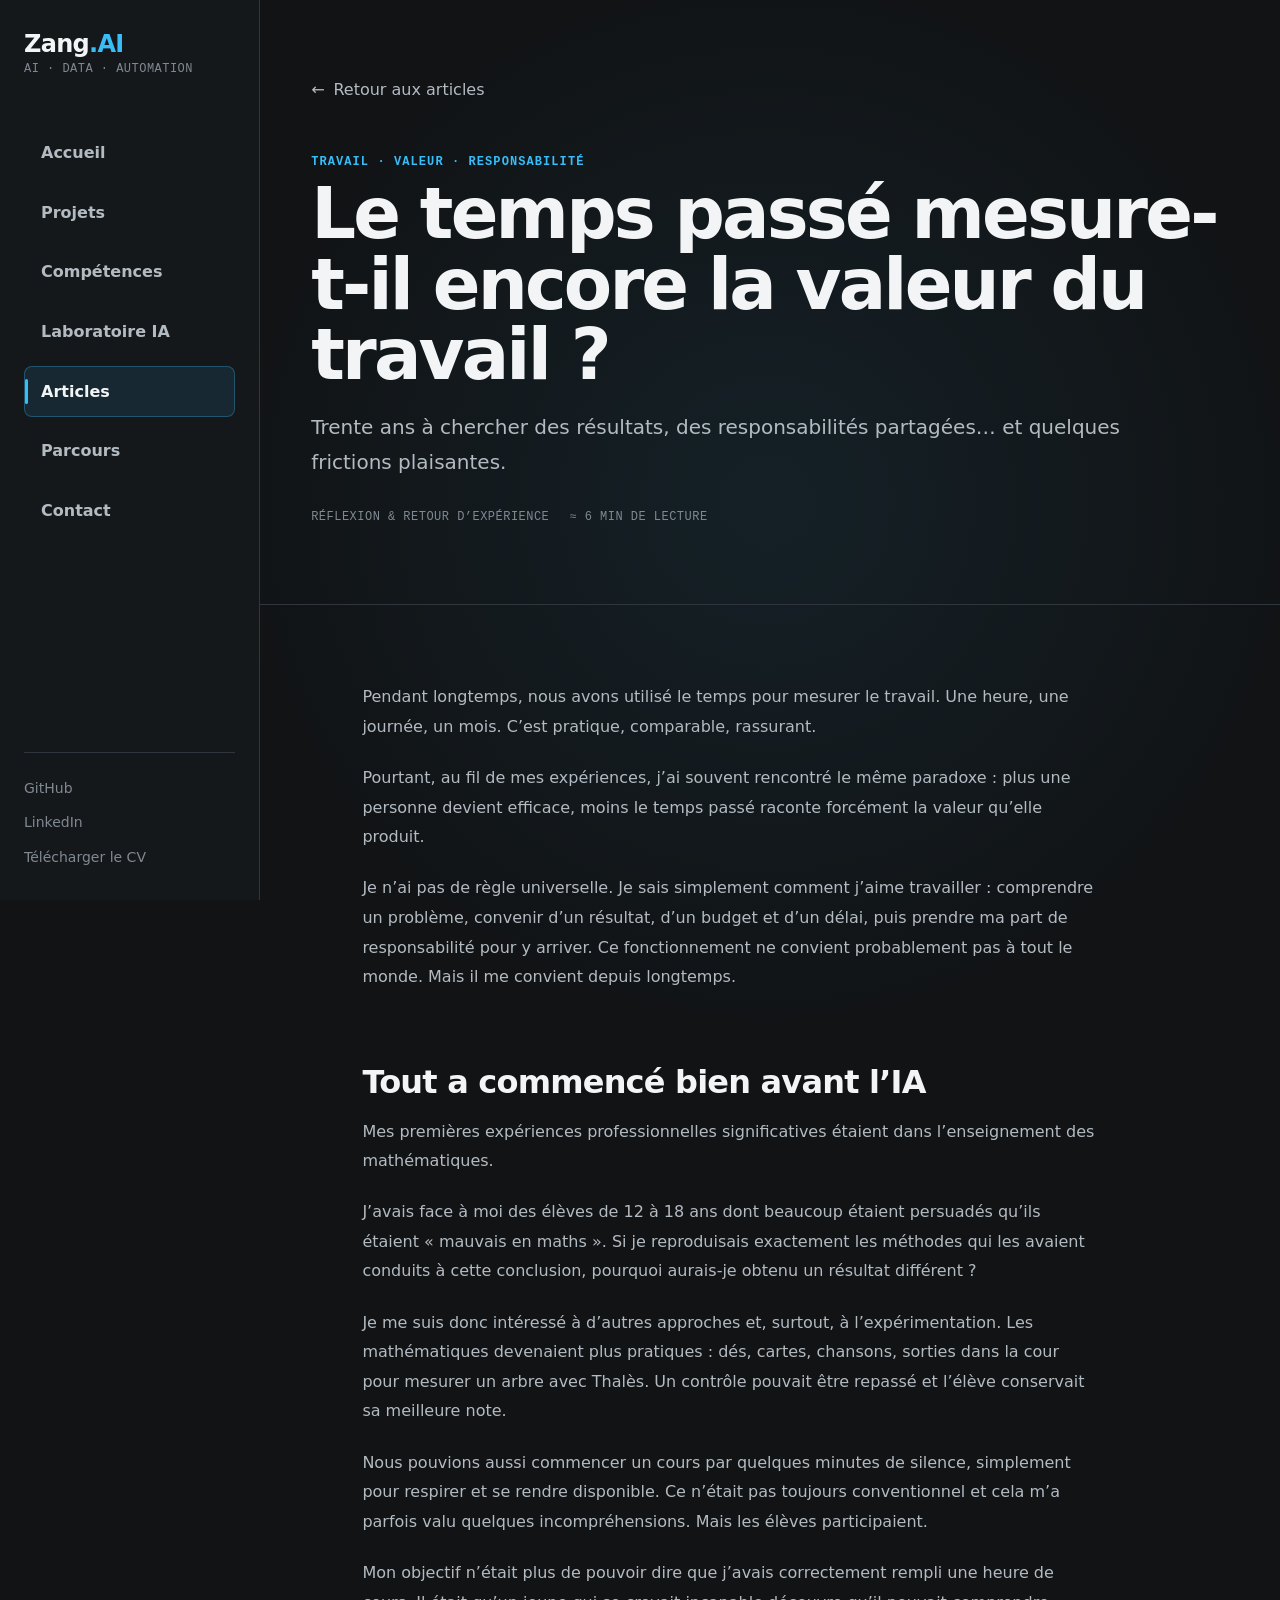
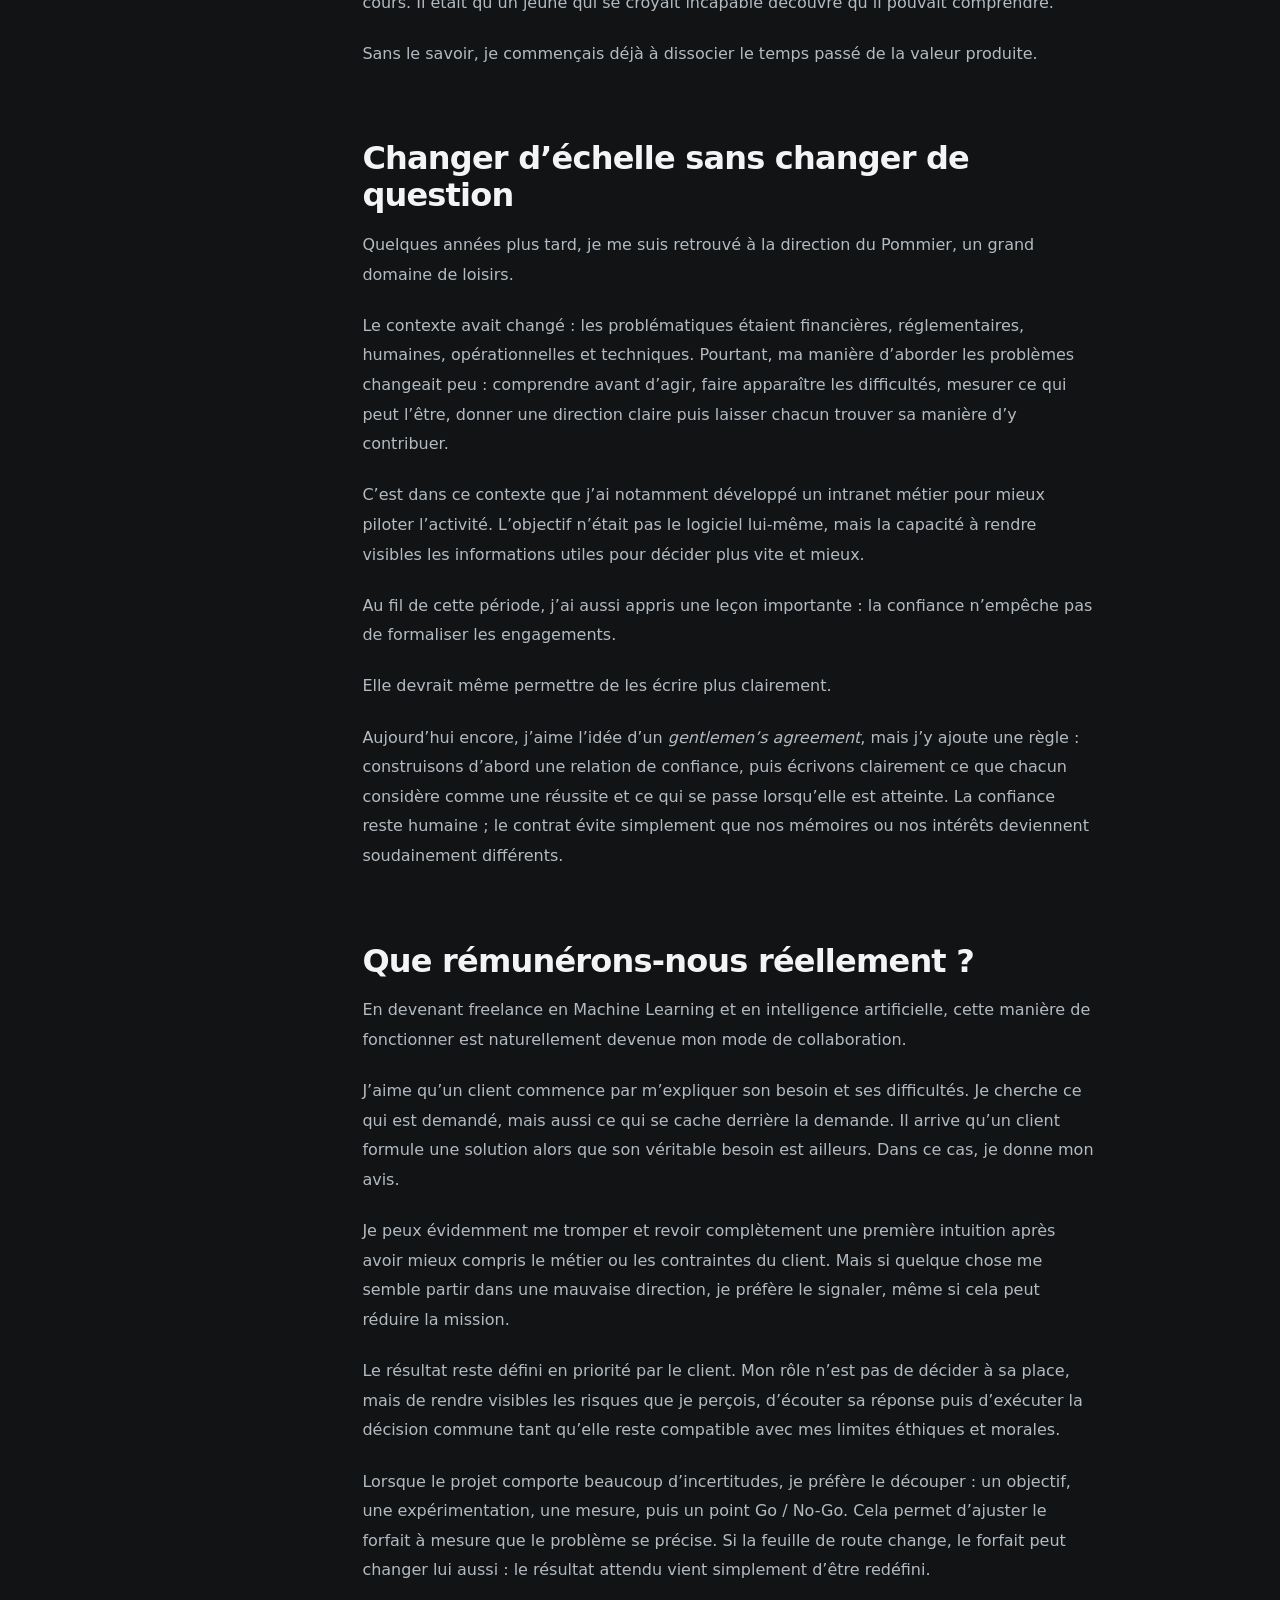
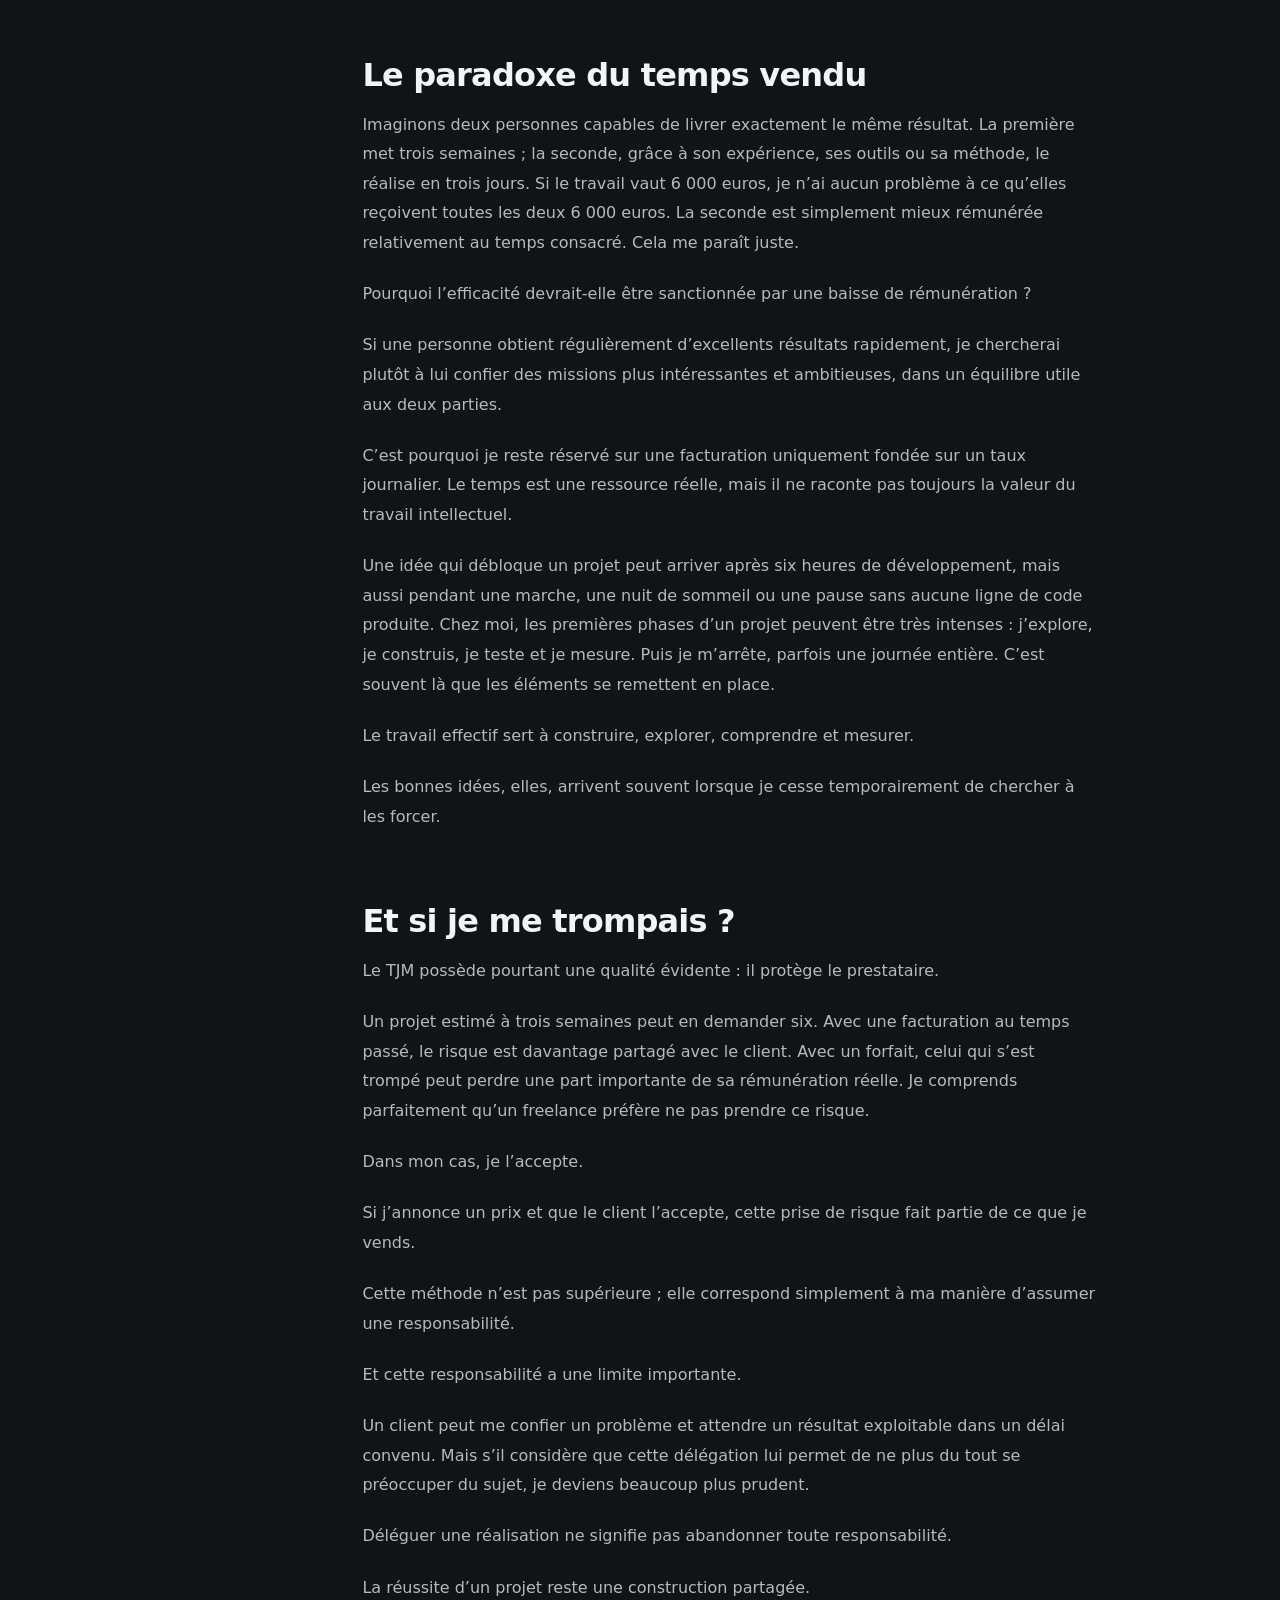
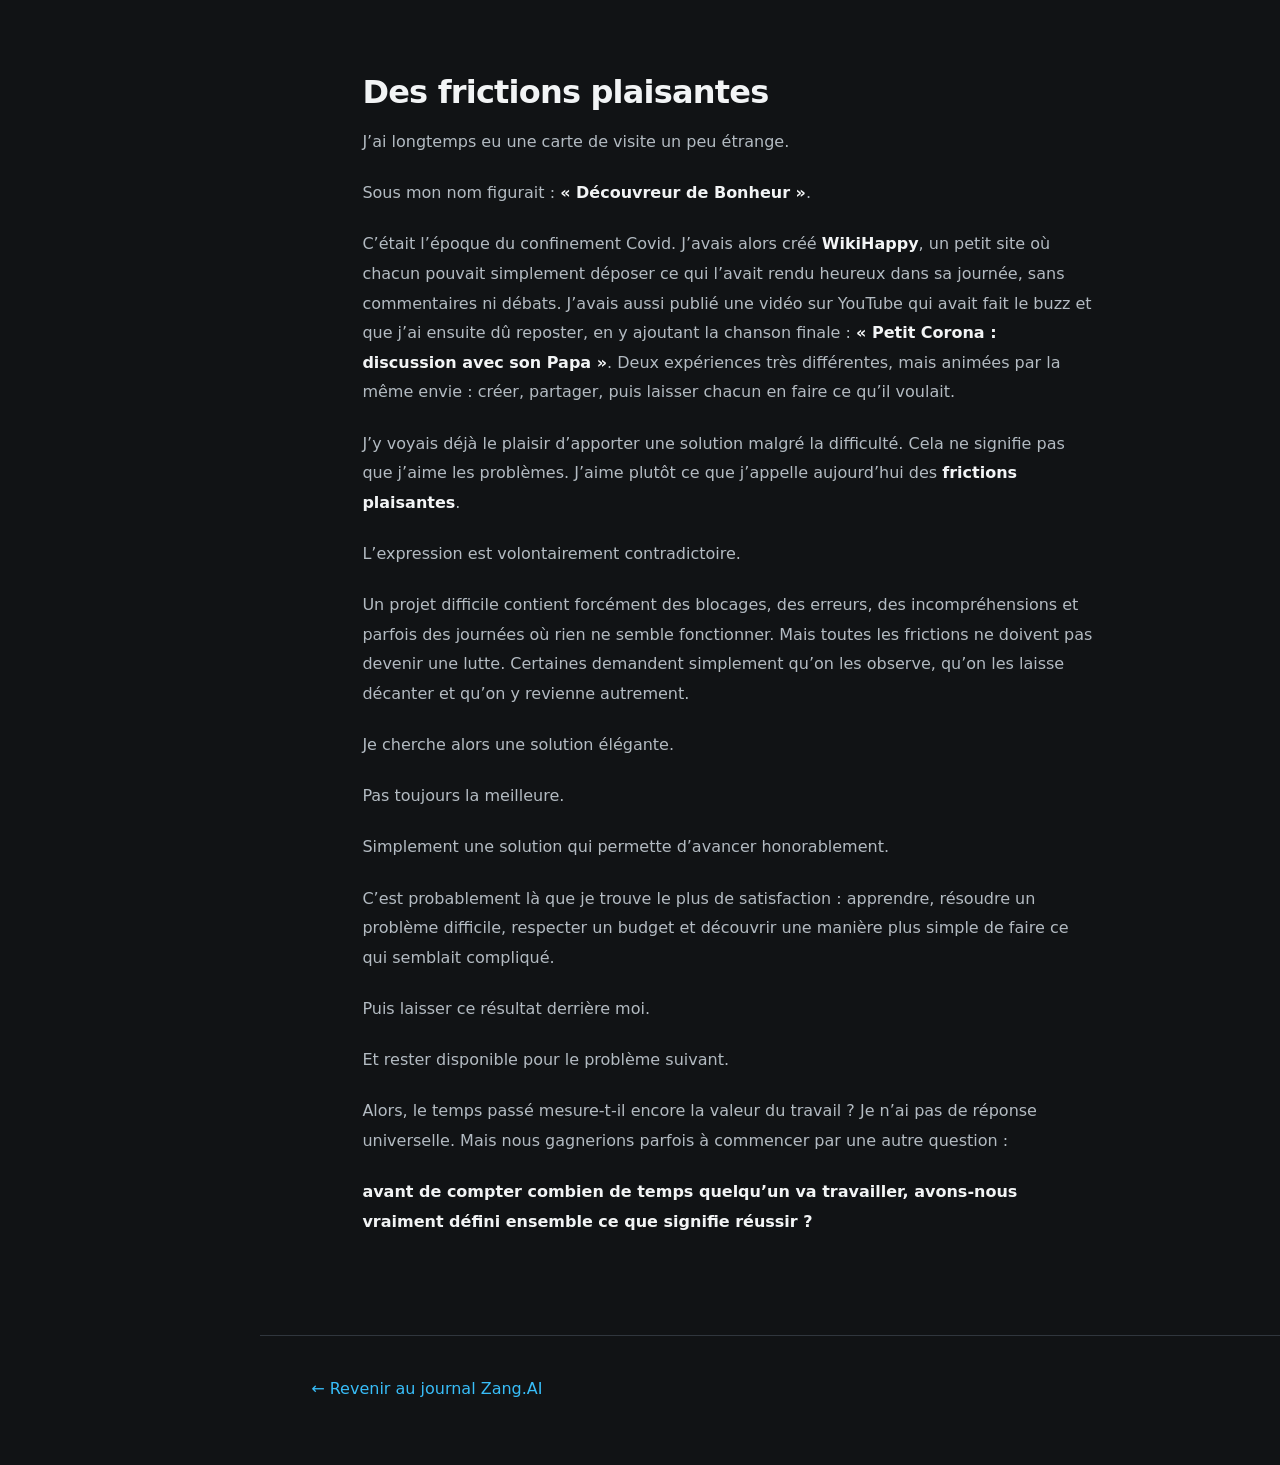
<file: articles/article-01-valeur-du-travail.html>
<!doctype html>
<html lang="fr">
<head>
    <meta charset="utf-8">
    <meta name="viewport" content="width=device-width, initial-scale=1">

    <meta
        name="description"
        content="Réflexion personnelle sur la valeur du travail, la facturation au résultat, la responsabilité partagée et les limites du temps comme mesure de la contribution."
    >

    <title>Le temps passé mesure-t-il encore la valeur du travail ? — Zang.AI</title>
    <!-- Icônes du site : SVG moderne + ICO de compatibilité. -->
    <link rel="icon" href="../favicon.svg" type="image/svg+xml">
    <link rel="icon" href="../favicon.ico" sizes="any">

    <link rel="stylesheet" href="../styles.css?v=1.0.0">
    <link rel="stylesheet" href="article.css?v=1.0.0">
    <script src="../script.js?v=1.0.0" defer></script>
</head>

<body>
    <a class="skip-link" href="#contenu-principal">
        Aller directement au contenu
    </a>

    <header class="mobile-header">
        <a class="brand brand--mobile" href="../index.html#accueil" aria-label="Accueil Zang.AI">
            <span class="brand__name">
                Zang<span class="brand__accent">.AI</span>
            </span>
        </a>

        <button
            class="menu-toggle"
            type="button"
            aria-expanded="false"
            aria-controls="menu-mobile"
            aria-label="Ouvrir le menu principal"
        >
            <span class="menu-toggle__icon" aria-hidden="true"></span>
        </button>
    </header>

    <div class="menu-overlay" data-menu-overlay hidden></div>

    <nav
        class="mobile-menu"
        id="menu-mobile"
        aria-label="Navigation principale mobile"
        aria-hidden="true"
        tabindex="-1"
    >
        <div class="mobile-menu__header">
            <a class="brand" href="../index.html#accueil" data-menu-link>
                <span class="brand__name">
                    Zang<span class="brand__accent">.AI</span>
                </span>
                <span class="brand__tagline">AI · Data · Automation</span>
            </a>

            <button class="menu-close" type="button" aria-label="Fermer le menu principal">
                <span aria-hidden="true">×</span>
            </button>
        </div>

        <ul class="navigation-list">
            <li><a class="navigation-link" href="../index.html#accueil" data-menu-link>Accueil</a></li>
            <li><a class="navigation-link" href="../index.html#projets" data-menu-link>Projets</a></li>
            <li><a class="navigation-link" href="../index.html#competences" data-menu-link>Compétences</a></li>
            <li><a class="navigation-link" href="../index.html#laboratoire" data-menu-link>Laboratoire IA</a></li>
            <li>
                <a
                    class="navigation-link navigation-link--active"
                    href="../index.html#articles"
                    aria-current="page"
                    data-menu-link
                >
                    Articles
                </a>
            </li>
            <li><a class="navigation-link" href="../index.html#parcours" data-menu-link>Parcours</a></li>
            <li><a class="navigation-link" href="../index.html#contact" data-menu-link>Contact</a></li>
        </ul>
    </nav>

    <aside class="sidebar">
        <a class="brand" href="../index.html#accueil" aria-label="Accueil Zang.AI">
            <span class="brand__name">
                Zang<span class="brand__accent">.AI</span>
            </span>
            <span class="brand__tagline">AI · Data · Automation</span>
        </a>

        <nav class="sidebar__navigation" aria-label="Navigation principale">
            <ul class="navigation-list">
                <li><a class="navigation-link" href="../index.html#accueil">Accueil</a></li>
                <li><a class="navigation-link" href="../index.html#projets">Projets</a></li>
                <li><a class="navigation-link" href="../index.html#competences">Compétences</a></li>
                <li><a class="navigation-link" href="../index.html#laboratoire">Laboratoire IA</a></li>
                <li>
                    <a
                        class="navigation-link navigation-link--active"
                        href="../index.html#articles"
                        aria-current="page"
                    >
                        Articles
                    </a>
                </li>
                <li><a class="navigation-link" href="../index.html#parcours">Parcours</a></li>
                <li><a class="navigation-link" href="../index.html#contact">Contact</a></li>
            </ul>
        </nav>

        <div class="sidebar__secondary">
            <a href="https://github.com/Fred-Zang/" target="_blank" rel="noopener noreferrer">GitHub</a>
            <a href="https://www.linkedin.com/in/fred-zanghi-89a01390/" target="_blank" rel="noopener noreferrer">LinkedIn</a>
            <a href="../assets/documents/CV_Fred_Zanghi_2026.pdf" download>Télécharger le CV</a>
        </div>
    </aside>

    <main class="main-content article-page" id="contenu-principal">
        <article>
            <header class="article-hero" aria-labelledby="article-title">
                <div class="content-container">
                    <a class="article-back-link" href="../index.html#articles">
                        <span aria-hidden="true">←</span>
                        Retour aux articles
                    </a>

                    <p class="eyebrow">TRAVAIL · VALEUR · RESPONSABILITÉ</p>

                    <h1 class="article-hero__title" id="article-title">
                        Le temps passé mesure-t-il encore la valeur du travail ?
                    </h1>

                    <p class="article-hero__summary">
                        Trente ans à chercher des résultats, des responsabilités partagées… et quelques frictions plaisantes.
                    </p>

                    <div class="article-meta" aria-label="Informations de lecture">
                        <span>Réflexion &amp; retour d’expérience</span>
                        <span>≈ 6 min de lecture</span>
                    </div>
                </div>
            </header>

            <section class="article-content">
                <div class="content-container">
                    <div class="article-content__inner">
                    <p>Pendant longtemps, nous avons utilisé le temps pour mesurer le travail. Une heure, une journée, un mois. C’est pratique, comparable, rassurant.</p>
                    <p>Pourtant, au fil de mes expériences, j’ai souvent rencontré le même paradoxe : plus une personne devient efficace, moins le temps passé raconte forcément la valeur qu’elle produit.</p>
                    <p>Je n’ai pas de règle universelle. Je sais simplement comment j’aime travailler : comprendre un problème, convenir d’un résultat, d’un budget et d’un délai, puis prendre ma part de responsabilité pour y arriver. Ce fonctionnement ne convient probablement pas à tout le monde. Mais il me convient depuis longtemps.</p>
                    <h2>Tout a commencé bien avant l’IA</h2>
                    <p>Mes premières expériences professionnelles significatives étaient dans l’enseignement des mathématiques.</p>
                    <p>J’avais face à moi des élèves de 12 à 18 ans dont beaucoup étaient persuadés qu’ils étaient « mauvais en maths ». Si je reproduisais exactement les méthodes qui les avaient conduits à cette conclusion, pourquoi aurais-je obtenu un résultat différent ?</p>
                    <p>Je me suis donc intéressé à d’autres approches et, surtout, à l’expérimentation. Les mathématiques devenaient plus pratiques : dés, cartes, chansons, sorties dans la cour pour mesurer un arbre avec Thalès. Un contrôle pouvait être repassé et l’élève conservait sa meilleure note.</p>
                    <p>Nous pouvions aussi commencer un cours par quelques minutes de silence, simplement pour respirer et se rendre disponible. Ce n’était pas toujours conventionnel et cela m’a parfois valu quelques incompréhensions. Mais les élèves participaient.</p>
                    <p>Mon objectif n’était plus de pouvoir dire que j’avais correctement rempli une heure de cours. Il était qu’un jeune qui se croyait incapable découvre qu’il pouvait comprendre.</p>
                    <p>Sans le savoir, je commençais déjà à dissocier le temps passé de la valeur produite.</p>
                    <h2>Changer d’échelle sans changer de question</h2>
                    <p>Quelques années plus tard, je me suis retrouvé à la direction du Pommier, un grand domaine de loisirs.</p>
                    <p>Le contexte avait changé : les problématiques étaient financières, réglementaires, humaines, opérationnelles et techniques. Pourtant, ma manière d’aborder les problèmes changeait peu : comprendre avant d’agir, faire apparaître les difficultés, mesurer ce qui peut l’être, donner une direction claire puis laisser chacun trouver sa manière d’y contribuer.</p>
                    <p>C’est dans ce contexte que j’ai notamment développé un intranet métier pour mieux piloter l’activité. L’objectif n’était pas le logiciel lui-même, mais la capacité à rendre visibles les informations utiles pour décider plus vite et mieux.</p>
                    <p>Au fil de cette période, j’ai aussi appris une leçon importante : la confiance n’empêche pas de formaliser les engagements.</p>
                    <p>Elle devrait même permettre de les écrire plus clairement.</p>
                    <p>Aujourd’hui encore, j’aime l’idée d’un <em>gentlemen’s agreement</em>, mais j’y ajoute une règle : construisons d’abord une relation de confiance, puis écrivons clairement ce que chacun considère comme une réussite et ce qui se passe lorsqu’elle est atteinte. La confiance reste humaine ; le contrat évite simplement que nos mémoires ou nos intérêts deviennent soudainement différents.</p>
                    <h2>Que rémunérons-nous réellement ?</h2>
                    <p>En devenant freelance en Machine Learning et en intelligence artificielle, cette manière de fonctionner est naturellement devenue mon mode de collaboration.</p>
                    <p>J’aime qu’un client commence par m’expliquer son besoin et ses difficultés. Je cherche ce qui est demandé, mais aussi ce qui se cache derrière la demande. Il arrive qu’un client formule une solution alors que son véritable besoin est ailleurs. Dans ce cas, je donne mon avis.</p>
                    <p>Je peux évidemment me tromper et revoir complètement une première intuition après avoir mieux compris le métier ou les contraintes du client. Mais si quelque chose me semble partir dans une mauvaise direction, je préfère le signaler, même si cela peut réduire la mission.</p>
                    <p>Le résultat reste défini en priorité par le client. Mon rôle n’est pas de décider à sa place, mais de rendre visibles les risques que je perçois, d’écouter sa réponse puis d’exécuter la décision commune tant qu’elle reste compatible avec mes limites éthiques et morales.</p>
                    <p>Lorsque le projet comporte beaucoup d’incertitudes, je préfère le découper : un objectif, une expérimentation, une mesure, puis un point Go / No-Go. Cela permet d’ajuster le forfait à mesure que le problème se précise. Si la feuille de route change, le forfait peut changer lui aussi : le résultat attendu vient simplement d’être redéfini.</p>
                    <h2>Le paradoxe du temps vendu</h2>
                    <p>Imaginons deux personnes capables de livrer exactement le même résultat. La première met trois semaines ; la seconde, grâce à son expérience, ses outils ou sa méthode, le réalise en trois jours. Si le travail vaut 6 000 euros, je n’ai aucun problème à ce qu’elles reçoivent toutes les deux 6 000 euros. La seconde est simplement mieux rémunérée relativement au temps consacré. Cela me paraît juste.</p>
                    <p>Pourquoi l’efficacité devrait-elle être sanctionnée par une baisse de rémunération ?</p>
                    <p>Si une personne obtient régulièrement d’excellents résultats rapidement, je chercherai plutôt à lui confier des missions plus intéressantes et ambitieuses, dans un équilibre utile aux deux parties.</p>
                    <p>C’est pourquoi je reste réservé sur une facturation uniquement fondée sur un taux journalier. Le temps est une ressource réelle, mais il ne raconte pas toujours la valeur du travail intellectuel.</p>
                    <p>Une idée qui débloque un projet peut arriver après six heures de développement, mais aussi pendant une marche, une nuit de sommeil ou une pause sans aucune ligne de code produite. Chez moi, les premières phases d’un projet peuvent être très intenses : j’explore, je construis, je teste et je mesure. Puis je m’arrête, parfois une journée entière. C’est souvent là que les éléments se remettent en place.</p>
                    <p>Le travail effectif sert à construire, explorer, comprendre et mesurer.</p>
                    <p>Les bonnes idées, elles, arrivent souvent lorsque je cesse temporairement de chercher à les forcer.</p>
                    <h2>Et si je me trompais ?</h2>
                    <p>Le TJM possède pourtant une qualité évidente : il protège le prestataire.</p>
                    <p>Un projet estimé à trois semaines peut en demander six. Avec une facturation au temps passé, le risque est davantage partagé avec le client. Avec un forfait, celui qui s’est trompé peut perdre une part importante de sa rémunération réelle. Je comprends parfaitement qu’un freelance préfère ne pas prendre ce risque.</p>
                    <p>Dans mon cas, je l’accepte.</p>
                    <p>Si j’annonce un prix et que le client l’accepte, cette prise de risque fait partie de ce que je vends.</p>
                    <p>Cette méthode n’est pas supérieure ; elle correspond simplement à ma manière d’assumer une responsabilité.</p>
                    <p>Et cette responsabilité a une limite importante.</p>
                    <p>Un client peut me confier un problème et attendre un résultat exploitable dans un délai convenu. Mais s’il considère que cette délégation lui permet de ne plus du tout se préoccuper du sujet, je deviens beaucoup plus prudent.</p>
                    <p>Déléguer une réalisation ne signifie pas abandonner toute responsabilité.</p>
                    <p>La réussite d’un projet reste une construction partagée.</p>
                    <h2>Des frictions plaisantes</h2>
                    <p>J’ai longtemps eu une carte de visite un peu étrange.</p>
                    <p>Sous mon nom figurait : <strong>« Découvreur de Bonheur »</strong>.</p>
                    <p>C’était l’époque du confinement Covid. J’avais alors créé <strong>WikiHappy</strong>, un petit site où chacun pouvait simplement déposer ce qui l’avait rendu heureux dans sa journée, sans commentaires ni débats. J’avais aussi publié une vidéo sur YouTube qui avait fait le buzz et que j’ai ensuite dû reposter, en y ajoutant la chanson finale : <strong>« Petit Corona : discussion avec son Papa »</strong>. Deux expériences très différentes, mais animées par la même envie : créer, partager, puis laisser chacun en faire ce qu’il voulait.</p>
                    <p>J’y voyais déjà le plaisir d’apporter une solution malgré la difficulté. Cela ne signifie pas que j’aime les problèmes. J’aime plutôt ce que j’appelle aujourd’hui des <strong>frictions plaisantes</strong>.</p>
                    <p>L’expression est volontairement contradictoire.</p>
                    <p>Un projet difficile contient forcément des blocages, des erreurs, des incompréhensions et parfois des journées où rien ne semble fonctionner. Mais toutes les frictions ne doivent pas devenir une lutte. Certaines demandent simplement qu’on les observe, qu’on les laisse décanter et qu’on y revienne autrement.</p>
                    <p>Je cherche alors une solution élégante.</p>
                    <p>Pas toujours la meilleure.</p>
                    <p>Simplement une solution qui permette d’avancer honorablement.</p>
                    <p>C’est probablement là que je trouve le plus de satisfaction : apprendre, résoudre un problème difficile, respecter un budget et découvrir une manière plus simple de faire ce qui semblait compliqué.</p>
                    <p>Puis laisser ce résultat derrière moi.</p>
                    <p>Et rester disponible pour le problème suivant.</p>
                    <p>Alors, le temps passé mesure-t-il encore la valeur du travail ? Je n’ai pas de réponse universelle. Mais nous gagnerions parfois à commencer par une autre question :</p>
                    <p><strong>avant de compter combien de temps quelqu’un va travailler, avons-nous vraiment défini ensemble ce que signifie réussir ?</strong></p>
                    </div>
                </div>
            </section>
        </article>

        <nav class="article-navigation" aria-label="Navigation des articles">
            <div class="content-container">
                <a href="../index.html#articles">← Revenir au journal Zang.AI</a>
            </div>
        </nav>
    </main>
</body>
</html>
</file>
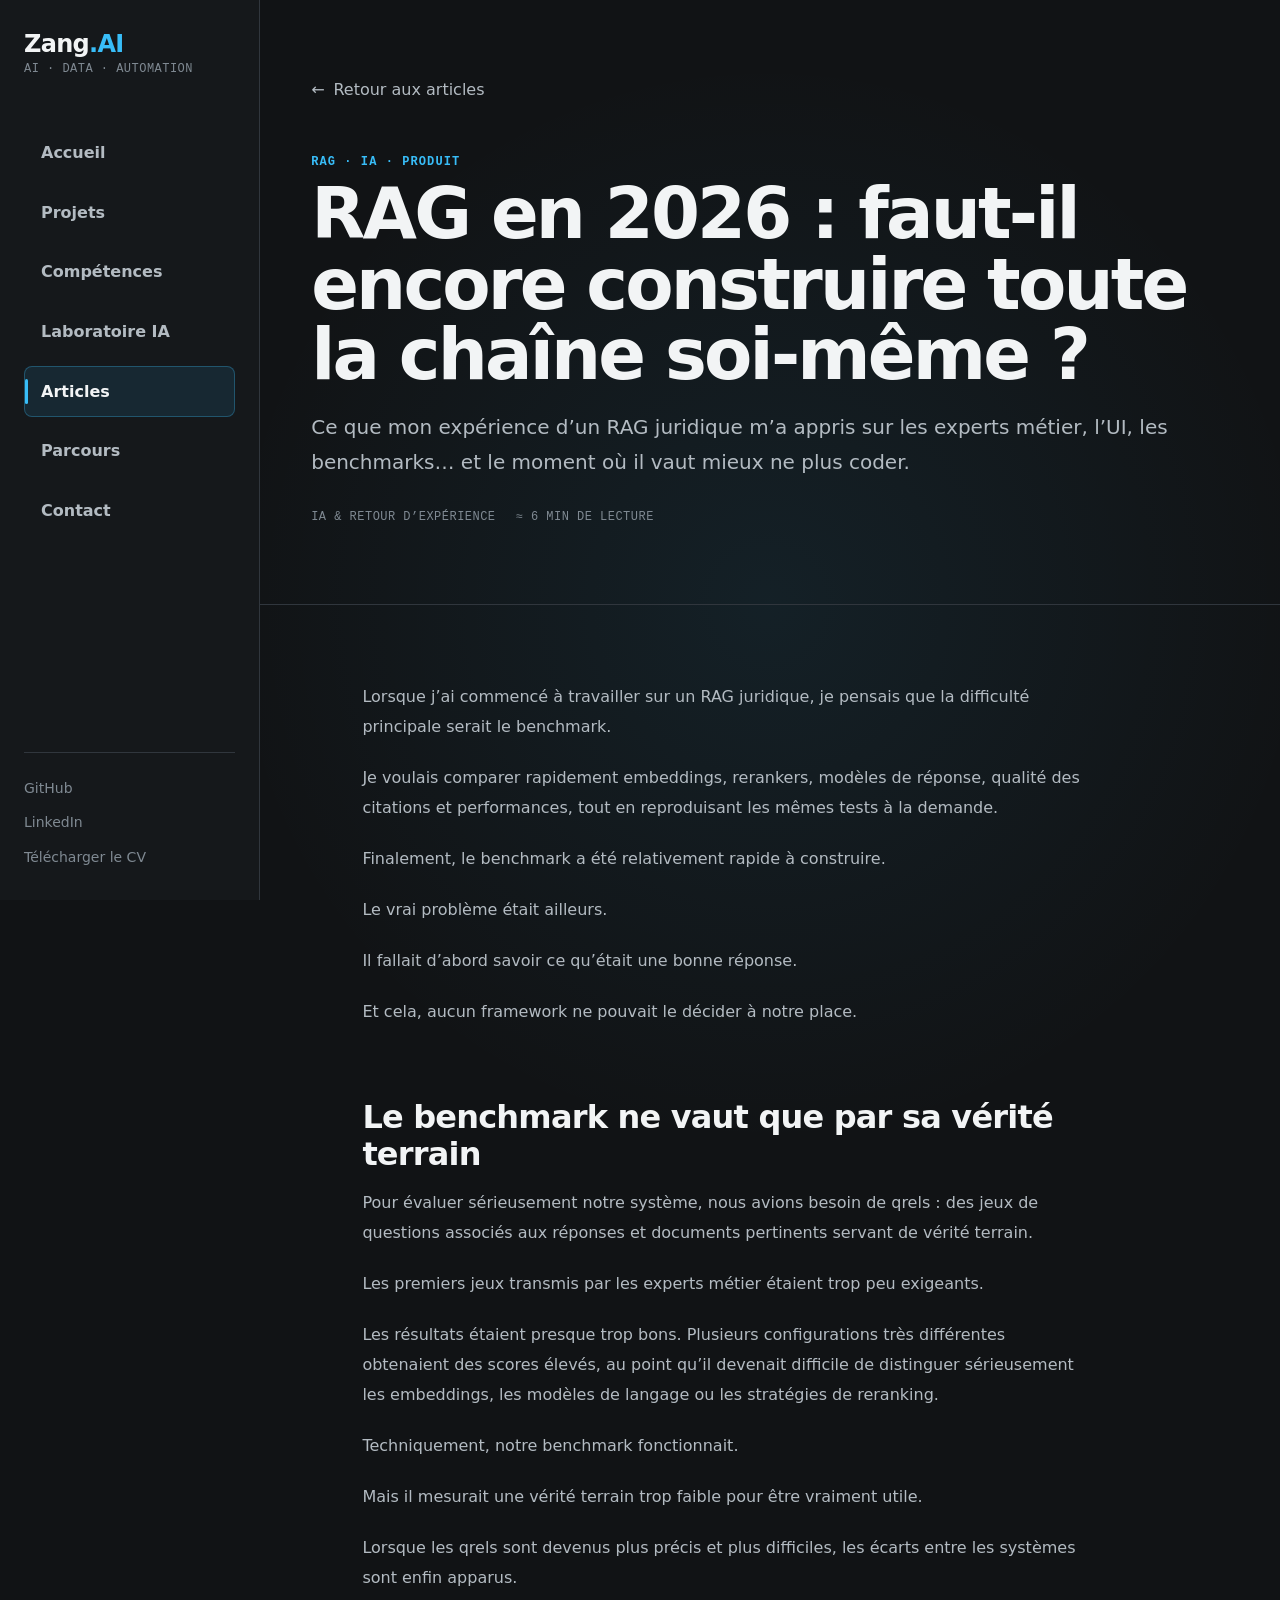
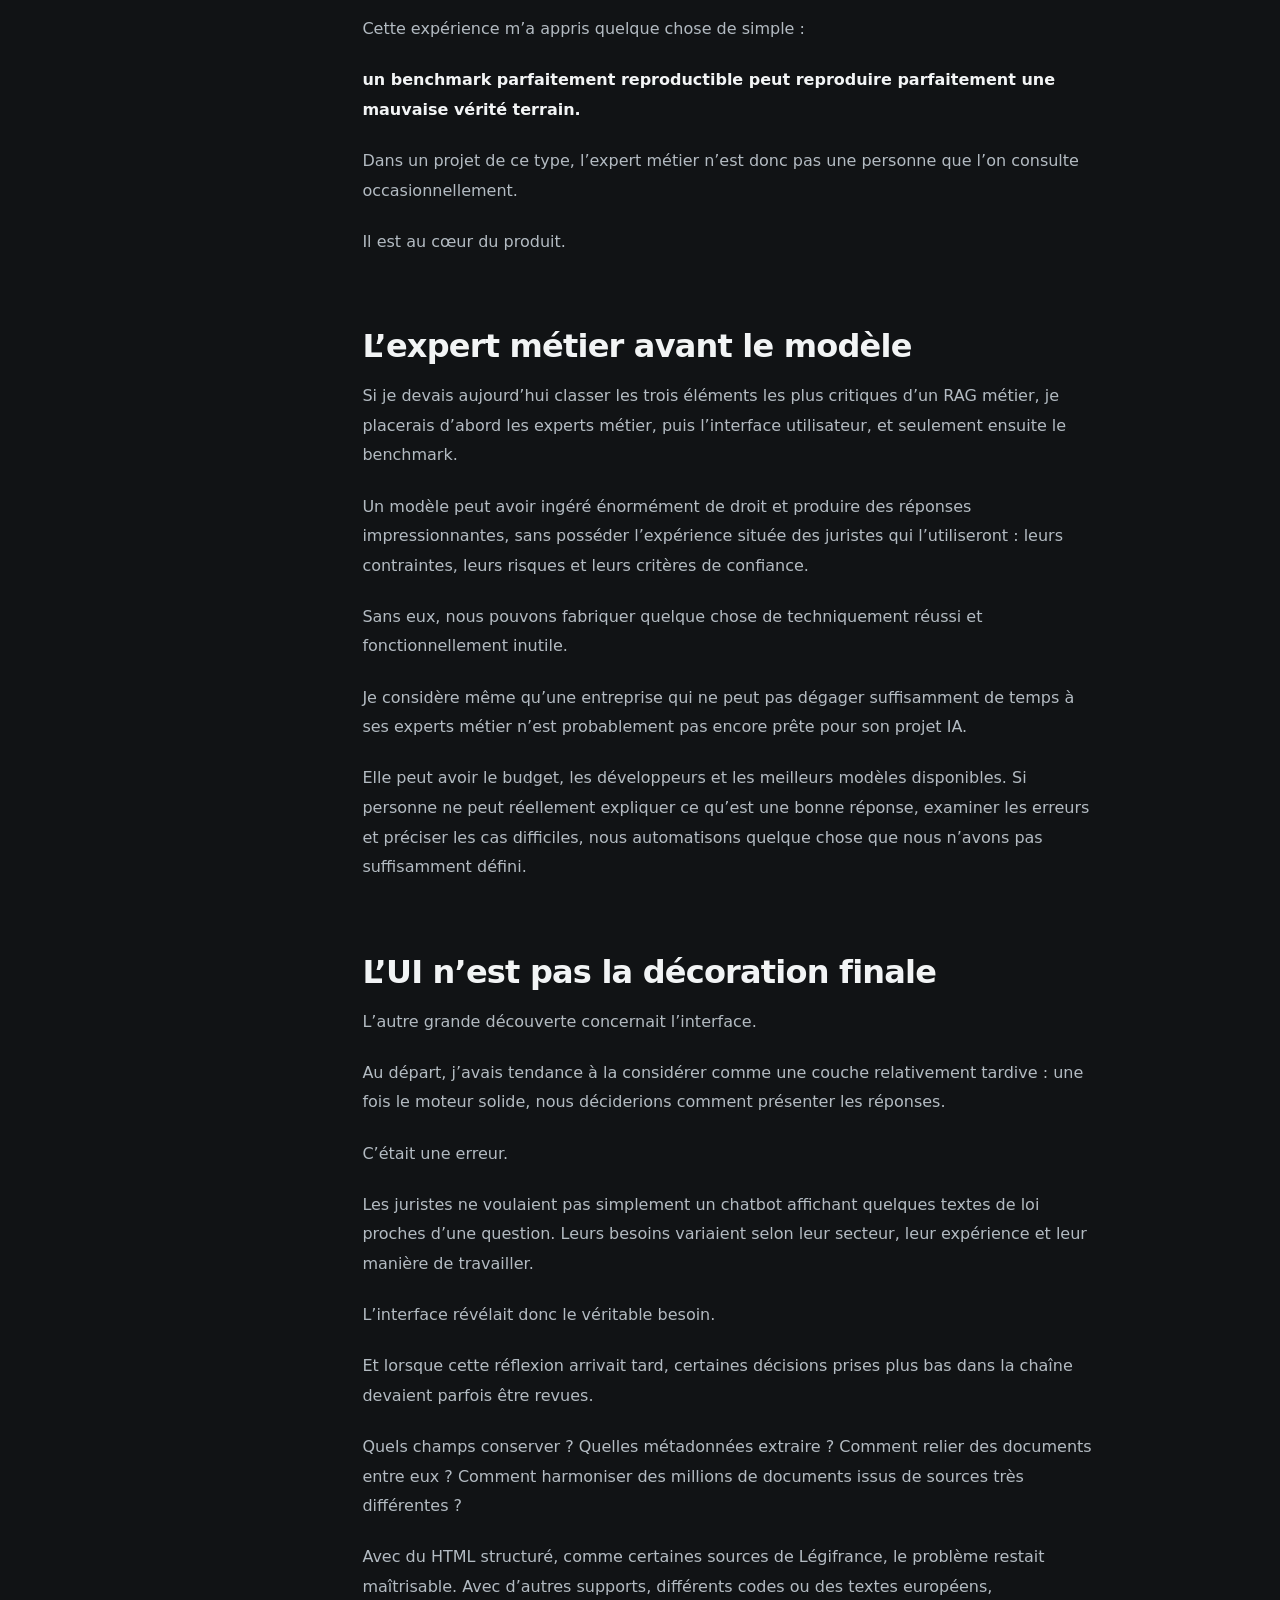
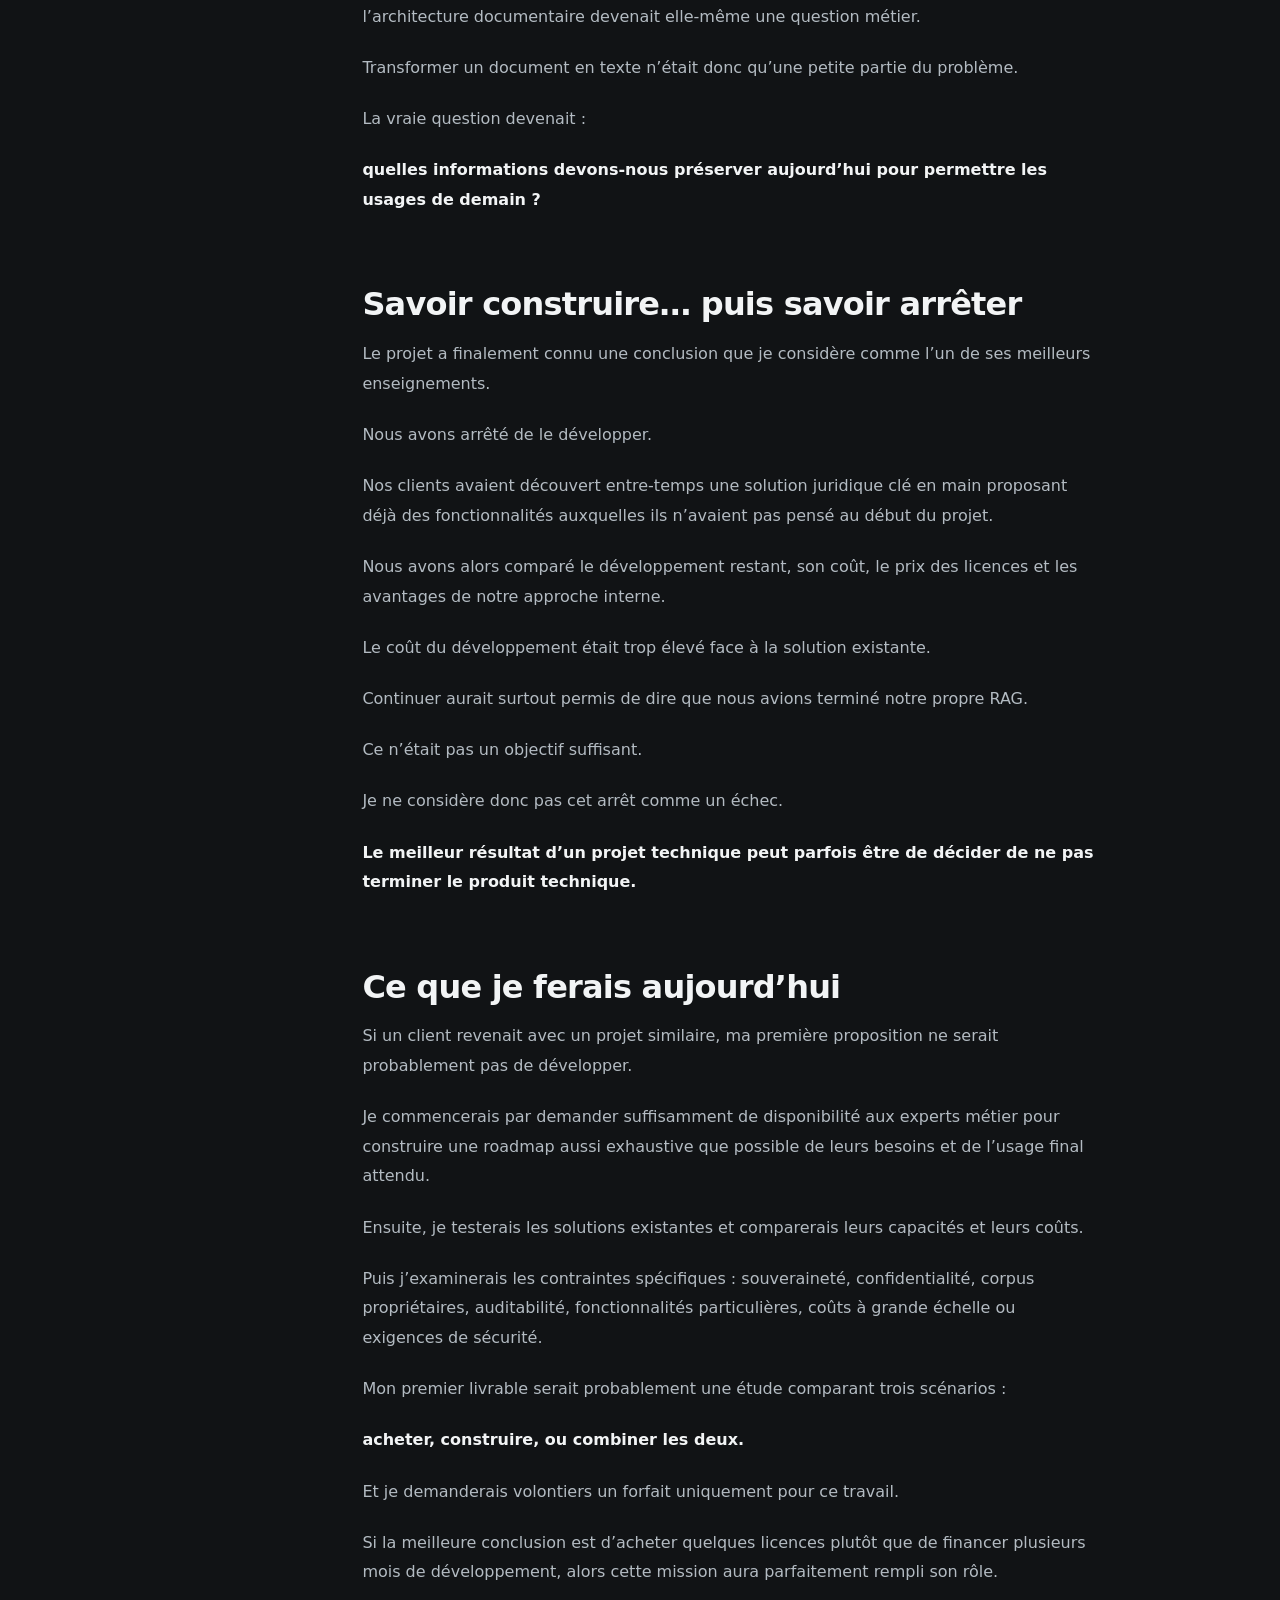
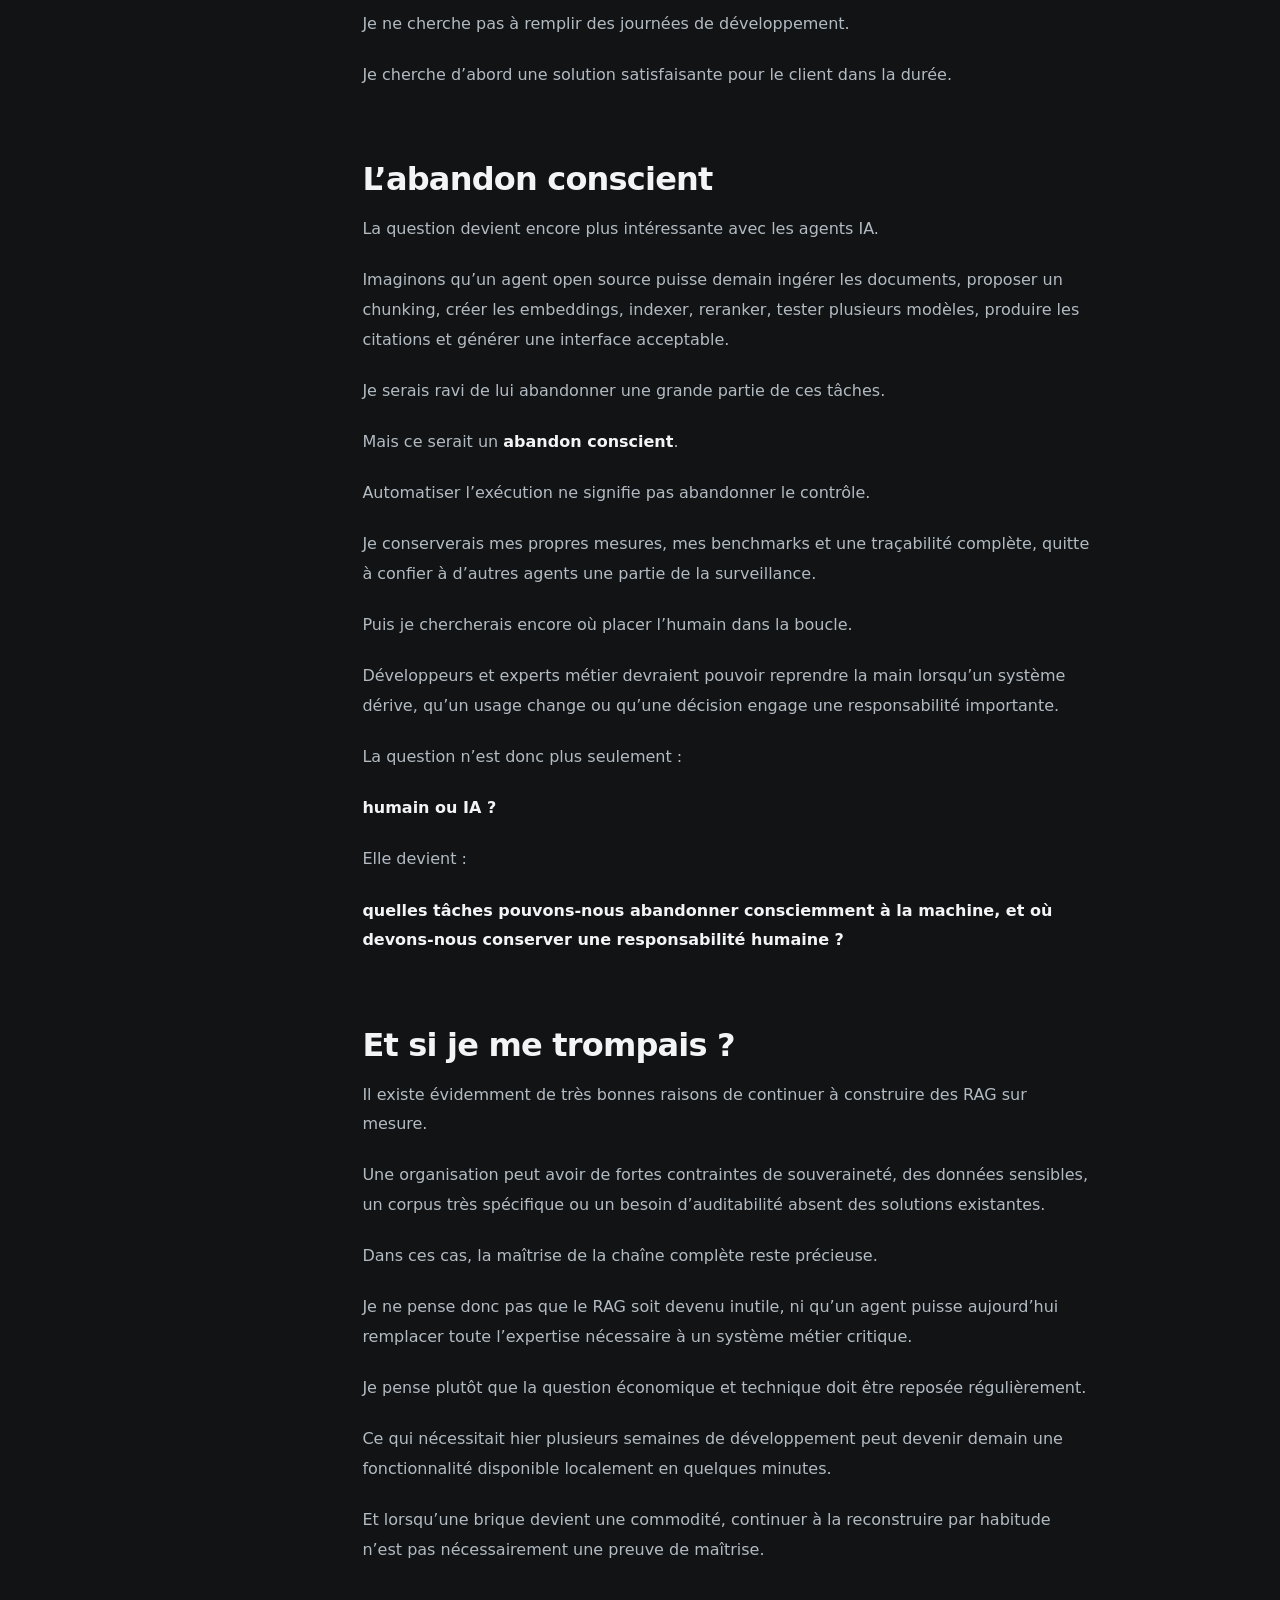
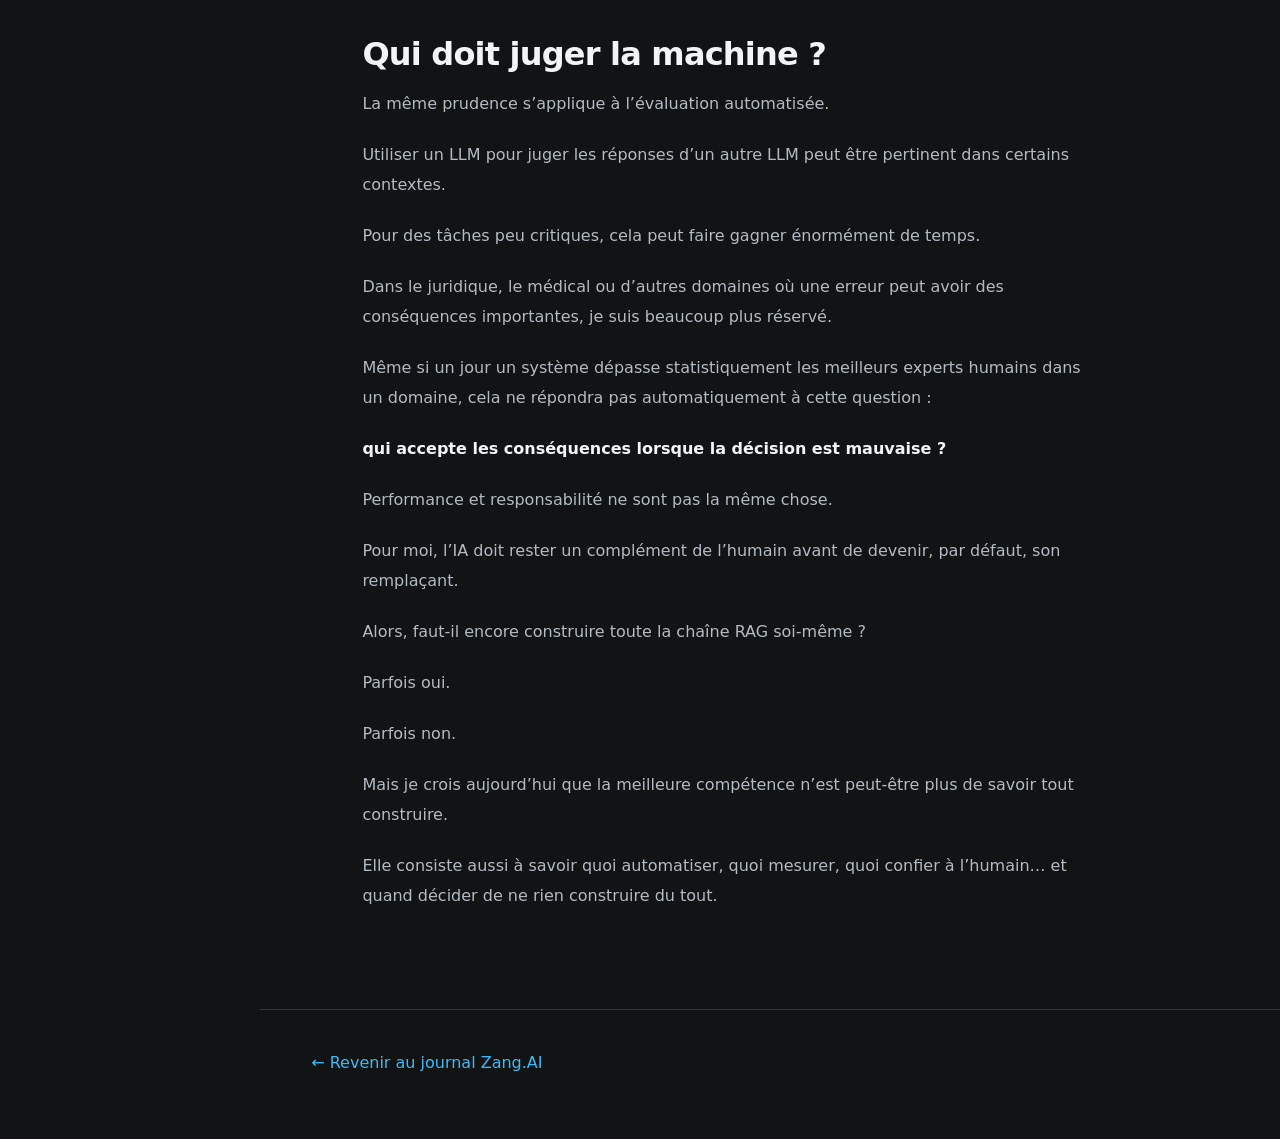
<file: articles/article-02-rag-en-2026.html>
<!doctype html>
<html lang="fr">
<head>
    <meta charset="utf-8">
    <meta name="viewport" content="width=device-width, initial-scale=1">

    <meta
        name="description"
        content="Retour d’expérience sur un RAG juridique : experts métier, interface, benchmarks, arbitrage build or buy et responsabilité humaine dans les systèmes IA."
    >

    <title>RAG en 2026 : faut-il encore construire toute la chaîne soi-même ? — Zang.AI</title>
    <!-- Icônes du site : SVG moderne + ICO de compatibilité. -->
    <link rel="icon" href="../favicon.svg" type="image/svg+xml">
    <link rel="icon" href="../favicon.ico" sizes="any">

    <link rel="stylesheet" href="../styles.css?v=1.0.0">
    <link rel="stylesheet" href="article.css?v=1.0.0">
    <script src="../script.js?v=1.0.0" defer></script>
</head>

<body>
    <a class="skip-link" href="#contenu-principal">
        Aller directement au contenu
    </a>

    <header class="mobile-header">
        <a class="brand brand--mobile" href="../index.html#accueil" aria-label="Accueil Zang.AI">
            <span class="brand__name">
                Zang<span class="brand__accent">.AI</span>
            </span>
        </a>

        <button
            class="menu-toggle"
            type="button"
            aria-expanded="false"
            aria-controls="menu-mobile"
            aria-label="Ouvrir le menu principal"
        >
            <span class="menu-toggle__icon" aria-hidden="true"></span>
        </button>
    </header>

    <div class="menu-overlay" data-menu-overlay hidden></div>

    <nav
        class="mobile-menu"
        id="menu-mobile"
        aria-label="Navigation principale mobile"
        aria-hidden="true"
        tabindex="-1"
    >
        <div class="mobile-menu__header">
            <a class="brand" href="../index.html#accueil" data-menu-link>
                <span class="brand__name">
                    Zang<span class="brand__accent">.AI</span>
                </span>
                <span class="brand__tagline">AI · Data · Automation</span>
            </a>

            <button class="menu-close" type="button" aria-label="Fermer le menu principal">
                <span aria-hidden="true">×</span>
            </button>
        </div>

        <ul class="navigation-list">
            <li><a class="navigation-link" href="../index.html#accueil" data-menu-link>Accueil</a></li>
            <li><a class="navigation-link" href="../index.html#projets" data-menu-link>Projets</a></li>
            <li><a class="navigation-link" href="../index.html#competences" data-menu-link>Compétences</a></li>
            <li><a class="navigation-link" href="../index.html#laboratoire" data-menu-link>Laboratoire IA</a></li>
            <li>
                <a
                    class="navigation-link navigation-link--active"
                    href="../index.html#articles"
                    aria-current="page"
                    data-menu-link
                >
                    Articles
                </a>
            </li>
            <li><a class="navigation-link" href="../index.html#parcours" data-menu-link>Parcours</a></li>
            <li><a class="navigation-link" href="../index.html#contact" data-menu-link>Contact</a></li>
        </ul>
    </nav>

    <aside class="sidebar">
        <a class="brand" href="../index.html#accueil" aria-label="Accueil Zang.AI">
            <span class="brand__name">
                Zang<span class="brand__accent">.AI</span>
            </span>
            <span class="brand__tagline">AI · Data · Automation</span>
        </a>

        <nav class="sidebar__navigation" aria-label="Navigation principale">
            <ul class="navigation-list">
                <li><a class="navigation-link" href="../index.html#accueil">Accueil</a></li>
                <li><a class="navigation-link" href="../index.html#projets">Projets</a></li>
                <li><a class="navigation-link" href="../index.html#competences">Compétences</a></li>
                <li><a class="navigation-link" href="../index.html#laboratoire">Laboratoire IA</a></li>
                <li>
                    <a
                        class="navigation-link navigation-link--active"
                        href="../index.html#articles"
                        aria-current="page"
                    >
                        Articles
                    </a>
                </li>
                <li><a class="navigation-link" href="../index.html#parcours">Parcours</a></li>
                <li><a class="navigation-link" href="../index.html#contact">Contact</a></li>
            </ul>
        </nav>

        <div class="sidebar__secondary">
            <a href="https://github.com/Fred-Zang/" target="_blank" rel="noopener noreferrer">GitHub</a>
            <a href="https://www.linkedin.com/in/fred-zanghi-89a01390/" target="_blank" rel="noopener noreferrer">LinkedIn</a>
            <a href="../assets/documents/CV_Fred_Zanghi_2026.pdf" download>Télécharger le CV</a>
        </div>
    </aside>

    <main class="main-content article-page" id="contenu-principal">
        <article>
            <header class="article-hero" aria-labelledby="article-title">
                <div class="content-container">
                    <a class="article-back-link" href="../index.html#articles">
                        <span aria-hidden="true">←</span>
                        Retour aux articles
                    </a>

                    <p class="eyebrow">RAG · IA · PRODUIT</p>

                    <h1 class="article-hero__title" id="article-title">
                        RAG en 2026 : faut-il encore construire toute la chaîne soi-même ?
                    </h1>

                    <p class="article-hero__summary">
                        Ce que mon expérience d’un RAG juridique m’a appris sur les experts métier, l’UI, les benchmarks… et le moment où il vaut mieux ne plus coder.
                    </p>

                    <div class="article-meta" aria-label="Informations de lecture">
                        <span>IA &amp; retour d’expérience</span>
                        <span>≈ 6 min de lecture</span>
                    </div>
                </div>
            </header>

            <section class="article-content">
                <div class="content-container">
                    <div class="article-content__inner">
                    <p>Lorsque j’ai commencé à travailler sur un RAG juridique, je pensais que la difficulté principale serait le benchmark.</p>
                    <p>Je voulais comparer rapidement embeddings, rerankers, modèles de réponse, qualité des citations et performances, tout en reproduisant les mêmes tests à la demande.</p>
                    <p>Finalement, le benchmark a été relativement rapide à construire.</p>
                    <p>Le vrai problème était ailleurs.</p>
                    <p>Il fallait d’abord savoir ce qu’était une bonne réponse.</p>
                    <p>Et cela, aucun framework ne pouvait le décider à notre place.</p>
                    <h2>Le benchmark ne vaut que par sa vérité terrain</h2>
                    <p>Pour évaluer sérieusement notre système, nous avions besoin de qrels : des jeux de questions associés aux réponses et documents pertinents servant de vérité terrain.</p>
                    <p>Les premiers jeux transmis par les experts métier étaient trop peu exigeants.</p>
                    <p>Les résultats étaient presque trop bons. Plusieurs configurations très différentes obtenaient des scores élevés, au point qu’il devenait difficile de distinguer sérieusement les embeddings, les modèles de langage ou les stratégies de reranking.</p>
                    <p>Techniquement, notre benchmark fonctionnait.</p>
                    <p>Mais il mesurait une vérité terrain trop faible pour être vraiment utile.</p>
                    <p>Lorsque les qrels sont devenus plus précis et plus difficiles, les écarts entre les systèmes sont enfin apparus.</p>
                    <p>Cette expérience m’a appris quelque chose de simple :</p>
                    <p><strong>un benchmark parfaitement reproductible peut reproduire parfaitement une mauvaise vérité terrain.</strong></p>
                    <p>Dans un projet de ce type, l’expert métier n’est donc pas une personne que l’on consulte occasionnellement.</p>
                    <p>Il est au cœur du produit.</p>
                    <h2>L’expert métier avant le modèle</h2>
                    <p>Si je devais aujourd’hui classer les trois éléments les plus critiques d’un RAG métier, je placerais d’abord les experts métier, puis l’interface utilisateur, et seulement ensuite le benchmark.</p>
                    <p>Un modèle peut avoir ingéré énormément de droit et produire des réponses impressionnantes, sans posséder l’expérience située des juristes qui l’utiliseront : leurs contraintes, leurs risques et leurs critères de confiance.</p>
                    <p>Sans eux, nous pouvons fabriquer quelque chose de techniquement réussi et fonctionnellement inutile.</p>
                    <p>Je considère même qu’une entreprise qui ne peut pas dégager suffisamment de temps à ses experts métier n’est probablement pas encore prête pour son projet IA.</p>
                    <p>Elle peut avoir le budget, les développeurs et les meilleurs modèles disponibles. Si personne ne peut réellement expliquer ce qu’est une bonne réponse, examiner les erreurs et préciser les cas difficiles, nous automatisons quelque chose que nous n’avons pas suffisamment défini.</p>
                    <h2>L’UI n’est pas la décoration finale</h2>
                    <p>L’autre grande découverte concernait l’interface.</p>
                    <p>Au départ, j’avais tendance à la considérer comme une couche relativement tardive : une fois le moteur solide, nous déciderions comment présenter les réponses.</p>
                    <p>C’était une erreur.</p>
                    <p>Les juristes ne voulaient pas simplement un chatbot affichant quelques textes de loi proches d’une question. Leurs besoins variaient selon leur secteur, leur expérience et leur manière de travailler.</p>
                    <p>L’interface révélait donc le véritable besoin.</p>
                    <p>Et lorsque cette réflexion arrivait tard, certaines décisions prises plus bas dans la chaîne devaient parfois être revues.</p>
                    <p>Quels champs conserver ? Quelles métadonnées extraire ? Comment relier des documents entre eux ? Comment harmoniser des millions de documents issus de sources très différentes ?</p>
                    <p>Avec du HTML structuré, comme certaines sources de Légifrance, le problème restait maîtrisable. Avec d’autres supports, différents codes ou des textes européens, l’architecture documentaire devenait elle-même une question métier.</p>
                    <p>Transformer un document en texte n’était donc qu’une petite partie du problème.</p>
                    <p>La vraie question devenait :</p>
                    <p><strong>quelles informations devons-nous préserver aujourd’hui pour permettre les usages de demain ?</strong></p>
                    <h2>Savoir construire… puis savoir arrêter</h2>
                    <p>Le projet a finalement connu une conclusion que je considère comme l’un de ses meilleurs enseignements.</p>
                    <p>Nous avons arrêté de le développer.</p>
                    <p>Nos clients avaient découvert entre-temps une solution juridique clé en main proposant déjà des fonctionnalités auxquelles ils n’avaient pas pensé au début du projet.</p>
                    <p>Nous avons alors comparé le développement restant, son coût, le prix des licences et les avantages de notre approche interne.</p>
                    <p>Le coût du développement était trop élevé face à la solution existante.</p>
                    <p>Continuer aurait surtout permis de dire que nous avions terminé notre propre RAG.</p>
                    <p>Ce n’était pas un objectif suffisant.</p>
                    <p>Je ne considère donc pas cet arrêt comme un échec.</p>
                    <p><strong>Le meilleur résultat d’un projet technique peut parfois être de décider de ne pas terminer le produit technique.</strong></p>
                    <h2>Ce que je ferais aujourd’hui</h2>
                    <p>Si un client revenait avec un projet similaire, ma première proposition ne serait probablement pas de développer.</p>
                    <p>Je commencerais par demander suffisamment de disponibilité aux experts métier pour construire une roadmap aussi exhaustive que possible de leurs besoins et de l’usage final attendu.</p>
                    <p>Ensuite, je testerais les solutions existantes et comparerais leurs capacités et leurs coûts.</p>
                    <p>Puis j’examinerais les contraintes spécifiques : souveraineté, confidentialité, corpus propriétaires, auditabilité, fonctionnalités particulières, coûts à grande échelle ou exigences de sécurité.</p>
                    <p>Mon premier livrable serait probablement une étude comparant trois scénarios :</p>
                    <p><strong>acheter, construire, ou combiner les deux.</strong></p>
                    <p>Et je demanderais volontiers un forfait uniquement pour ce travail.</p>
                    <p>Si la meilleure conclusion est d’acheter quelques licences plutôt que de financer plusieurs mois de développement, alors cette mission aura parfaitement rempli son rôle.</p>
                    <p>Je ne cherche pas à remplir des journées de développement.</p>
                    <p>Je cherche d’abord une solution satisfaisante pour le client dans la durée.</p>
                    <h2>L’abandon conscient</h2>
                    <p>La question devient encore plus intéressante avec les agents IA.</p>
                    <p>Imaginons qu’un agent open source puisse demain ingérer les documents, proposer un chunking, créer les embeddings, indexer, reranker, tester plusieurs modèles, produire les citations et générer une interface acceptable.</p>
                    <p>Je serais ravi de lui abandonner une grande partie de ces tâches.</p>
                    <p>Mais ce serait un <strong>abandon conscient</strong>.</p>
                    <p>Automatiser l’exécution ne signifie pas abandonner le contrôle.</p>
                    <p>Je conserverais mes propres mesures, mes benchmarks et une traçabilité complète, quitte à confier à d’autres agents une partie de la surveillance.</p>
                    <p>Puis je chercherais encore où placer l’humain dans la boucle.</p>
                    <p>Développeurs et experts métier devraient pouvoir reprendre la main lorsqu’un système dérive, qu’un usage change ou qu’une décision engage une responsabilité importante.</p>
                    <p>La question n’est donc plus seulement :</p>
                    <p><strong>humain ou IA ?</strong></p>
                    <p>Elle devient :</p>
                    <p><strong>quelles tâches pouvons-nous abandonner consciemment à la machine, et où devons-nous conserver une responsabilité humaine ?</strong></p>
                    <h2>Et si je me trompais ?</h2>
                    <p>Il existe évidemment de très bonnes raisons de continuer à construire des RAG sur mesure.</p>
                    <p>Une organisation peut avoir de fortes contraintes de souveraineté, des données sensibles, un corpus très spécifique ou un besoin d’auditabilité absent des solutions existantes.</p>
                    <p>Dans ces cas, la maîtrise de la chaîne complète reste précieuse.</p>
                    <p>Je ne pense donc pas que le RAG soit devenu inutile, ni qu’un agent puisse aujourd’hui remplacer toute l’expertise nécessaire à un système métier critique.</p>
                    <p>Je pense plutôt que la question économique et technique doit être reposée régulièrement.</p>
                    <p>Ce qui nécessitait hier plusieurs semaines de développement peut devenir demain une fonctionnalité disponible localement en quelques minutes.</p>
                    <p>Et lorsqu’une brique devient une commodité, continuer à la reconstruire par habitude n’est pas nécessairement une preuve de maîtrise.</p>
                    <h2>Qui doit juger la machine ?</h2>
                    <p>La même prudence s’applique à l’évaluation automatisée.</p>
                    <p>Utiliser un LLM pour juger les réponses d’un autre LLM peut être pertinent dans certains contextes.</p>
                    <p>Pour des tâches peu critiques, cela peut faire gagner énormément de temps.</p>
                    <p>Dans le juridique, le médical ou d’autres domaines où une erreur peut avoir des conséquences importantes, je suis beaucoup plus réservé.</p>
                    <p>Même si un jour un système dépasse statistiquement les meilleurs experts humains dans un domaine, cela ne répondra pas automatiquement à cette question :</p>
                    <p><strong>qui accepte les conséquences lorsque la décision est mauvaise ?</strong></p>
                    <p>Performance et responsabilité ne sont pas la même chose.</p>
                    <p>Pour moi, l’IA doit rester un complément de l’humain avant de devenir, par défaut, son remplaçant.</p>
                    <p>Alors, faut-il encore construire toute la chaîne RAG soi-même ?</p>
                    <p>Parfois oui.</p>
                    <p>Parfois non.</p>
                    <p>Mais je crois aujourd’hui que la meilleure compétence n’est peut-être plus de savoir tout construire.</p>
                    <p>Elle consiste aussi à savoir quoi automatiser, quoi mesurer, quoi confier à l’humain… et quand décider de ne rien construire du tout.</p>
                    </div>
                </div>
            </section>
        </article>

        <nav class="article-navigation" aria-label="Navigation des articles">
            <div class="content-container">
                <a href="../index.html#articles">← Revenir au journal Zang.AI</a>
            </div>
        </nav>
    </main>
</body>
</html>
</file>
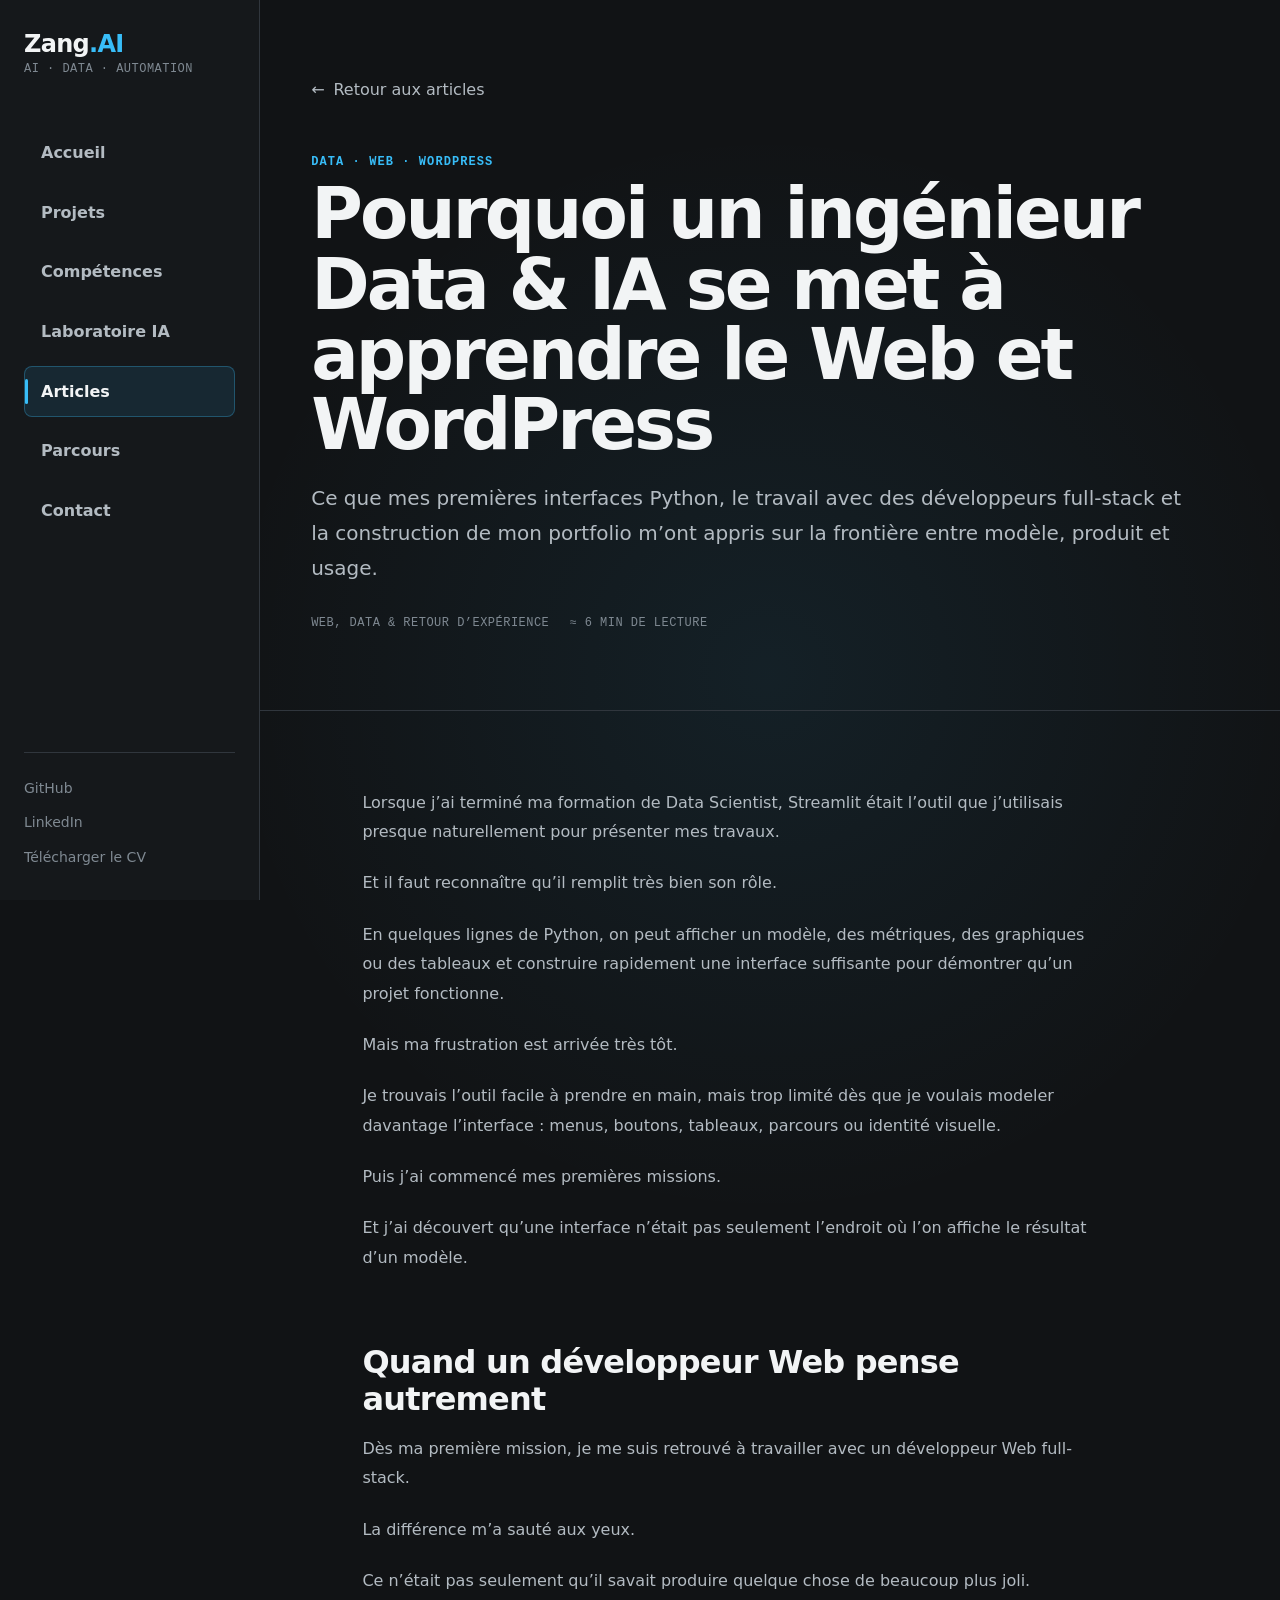
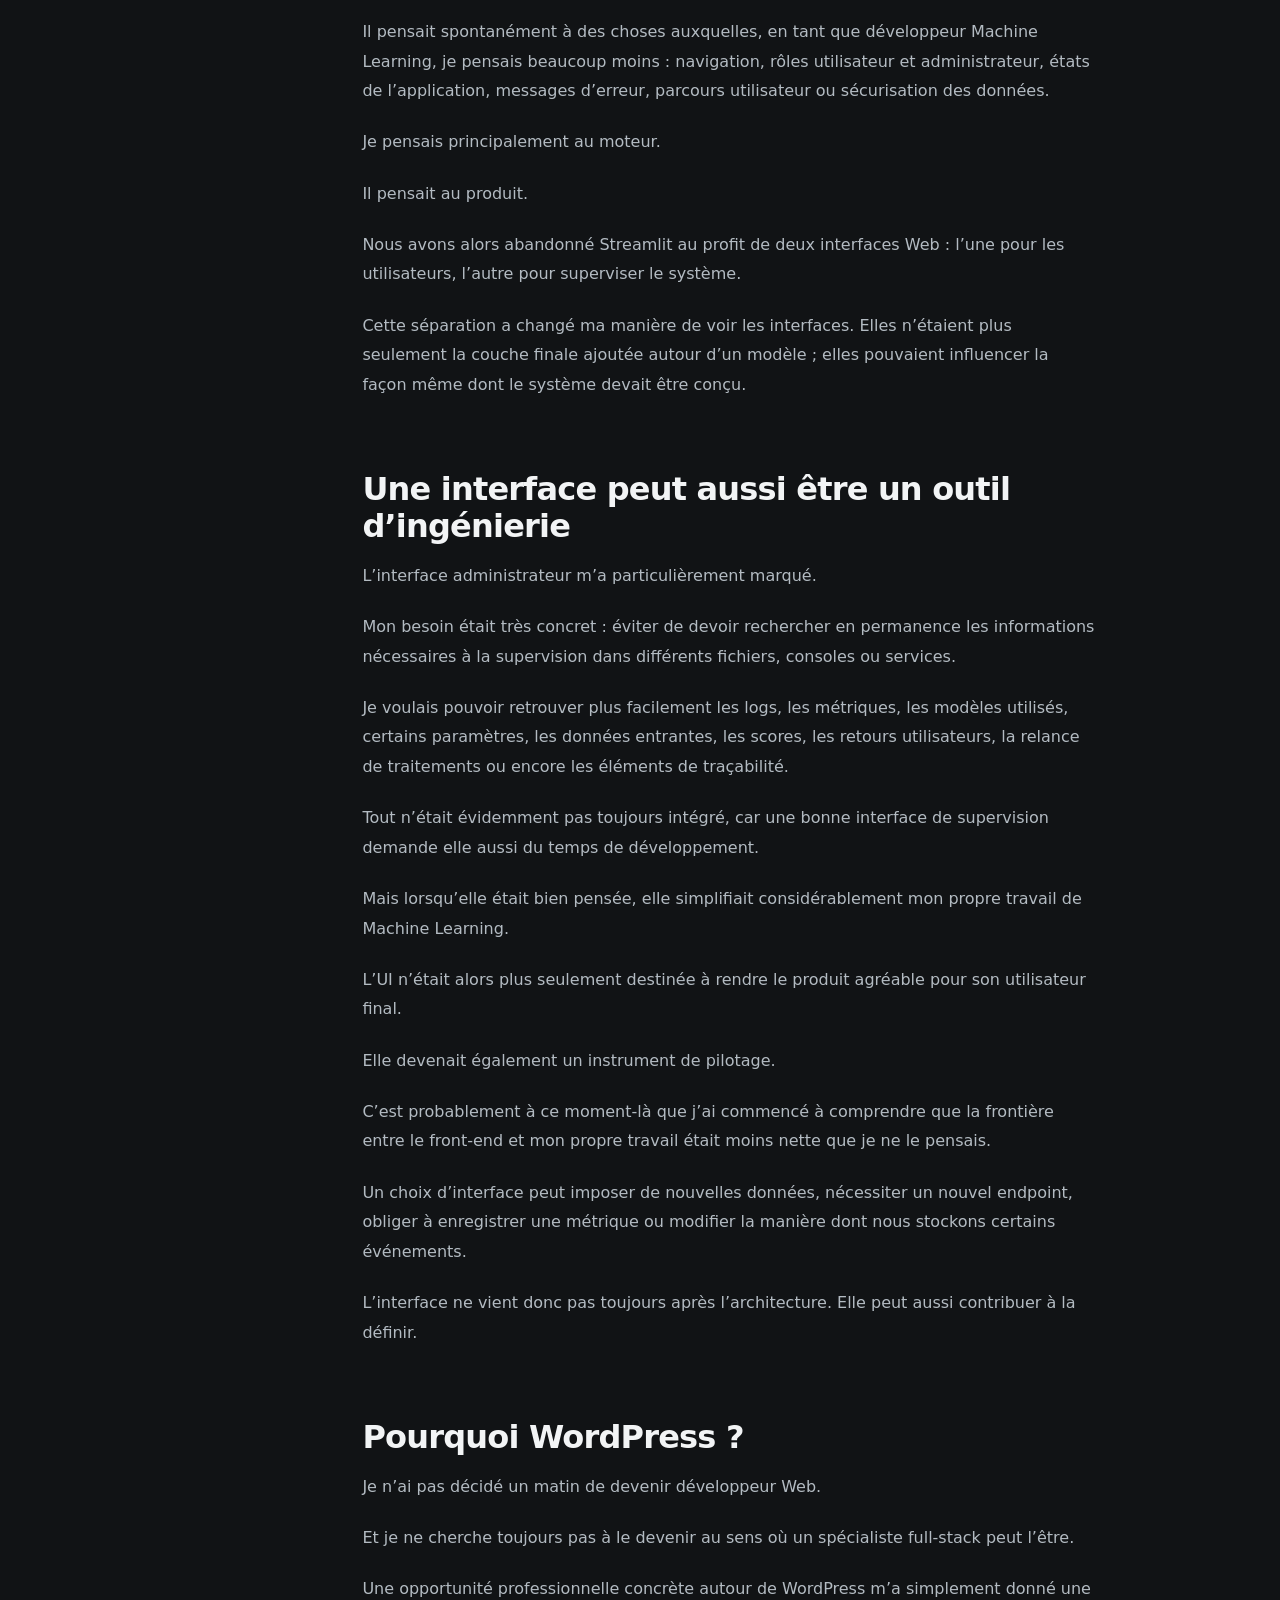
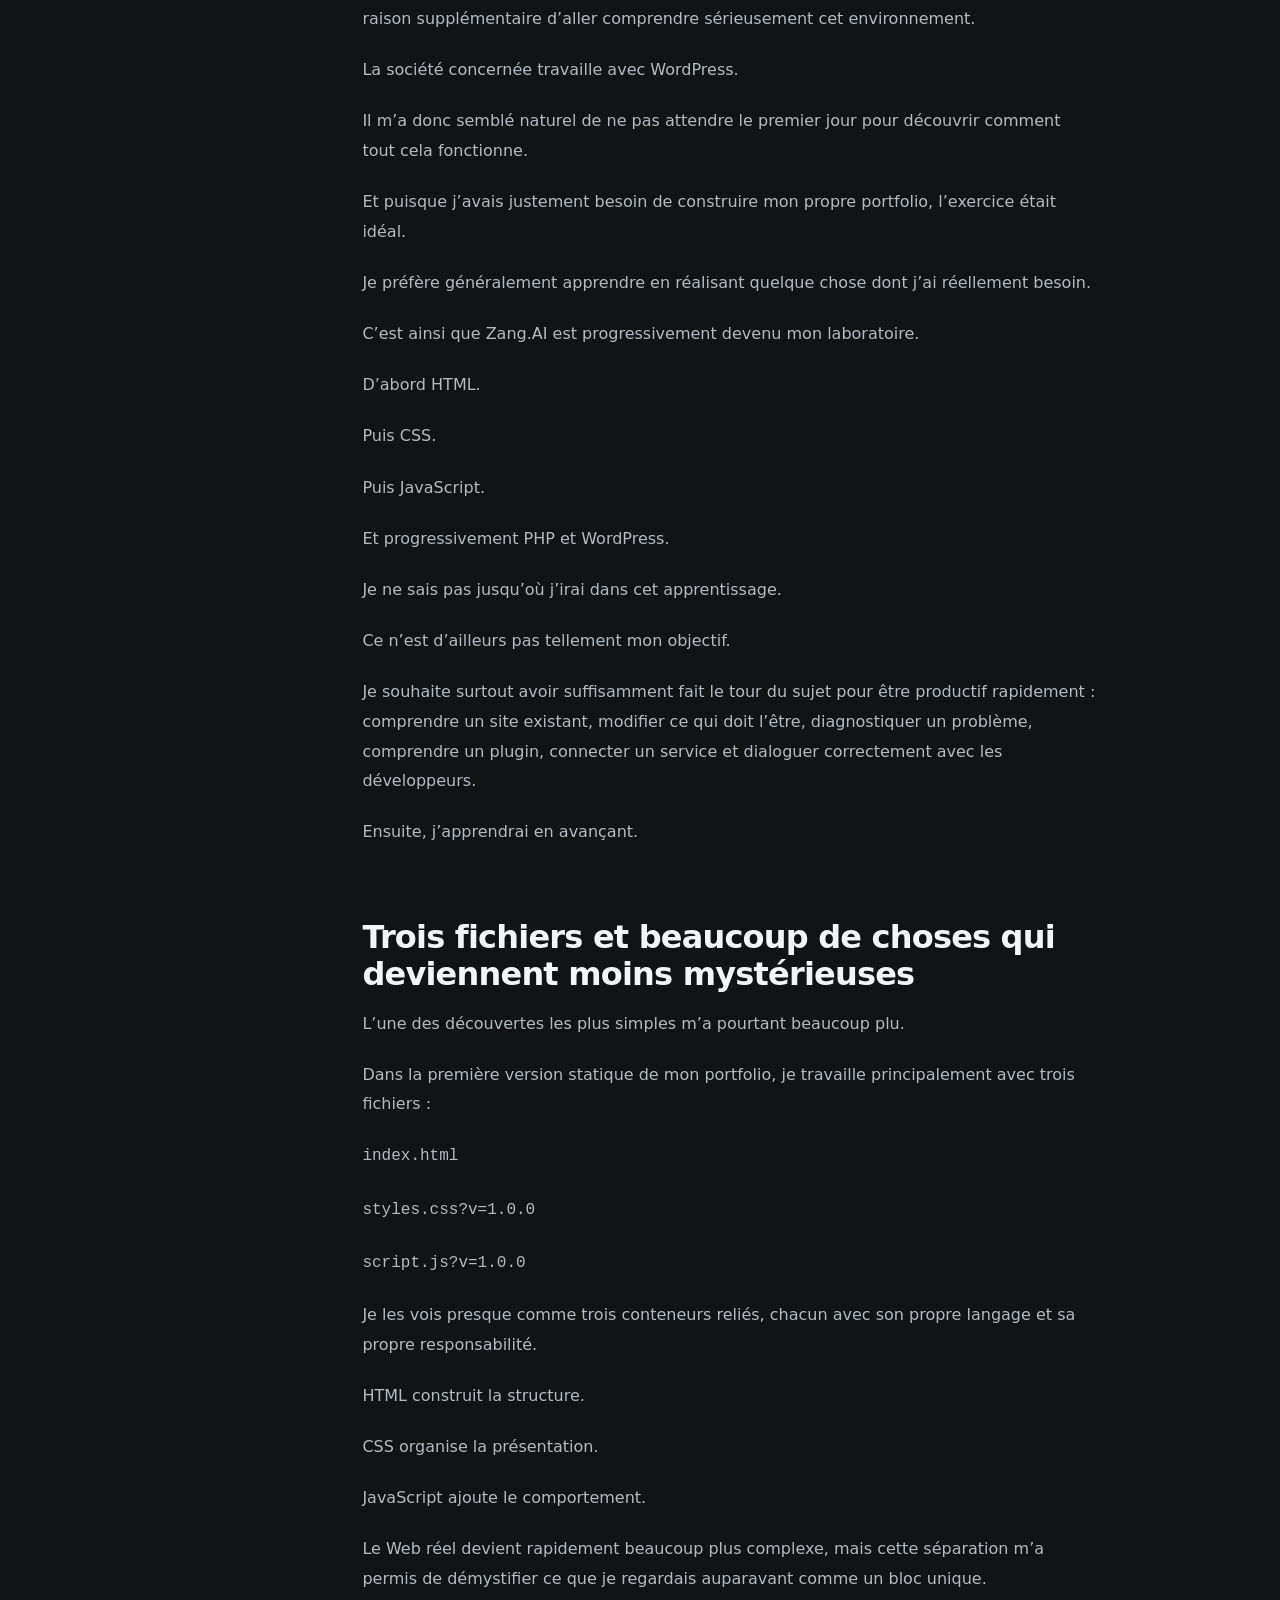
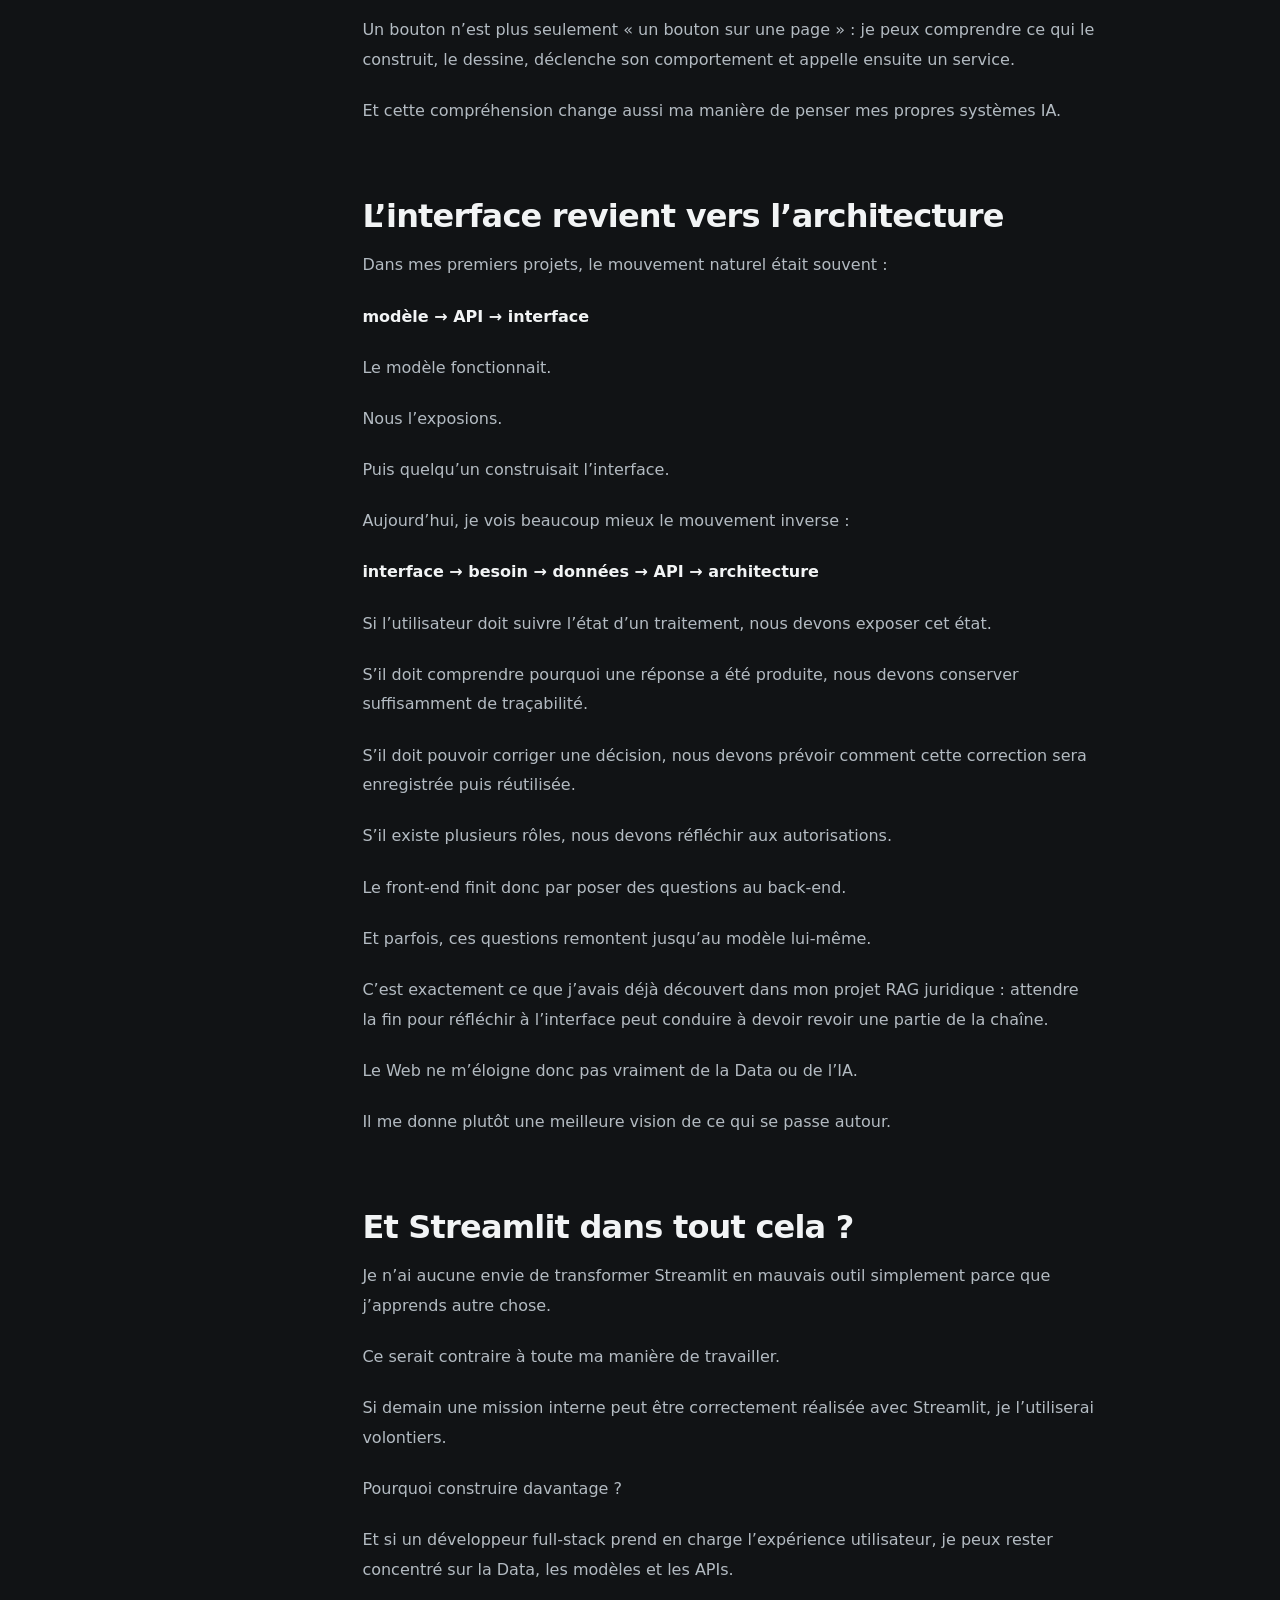
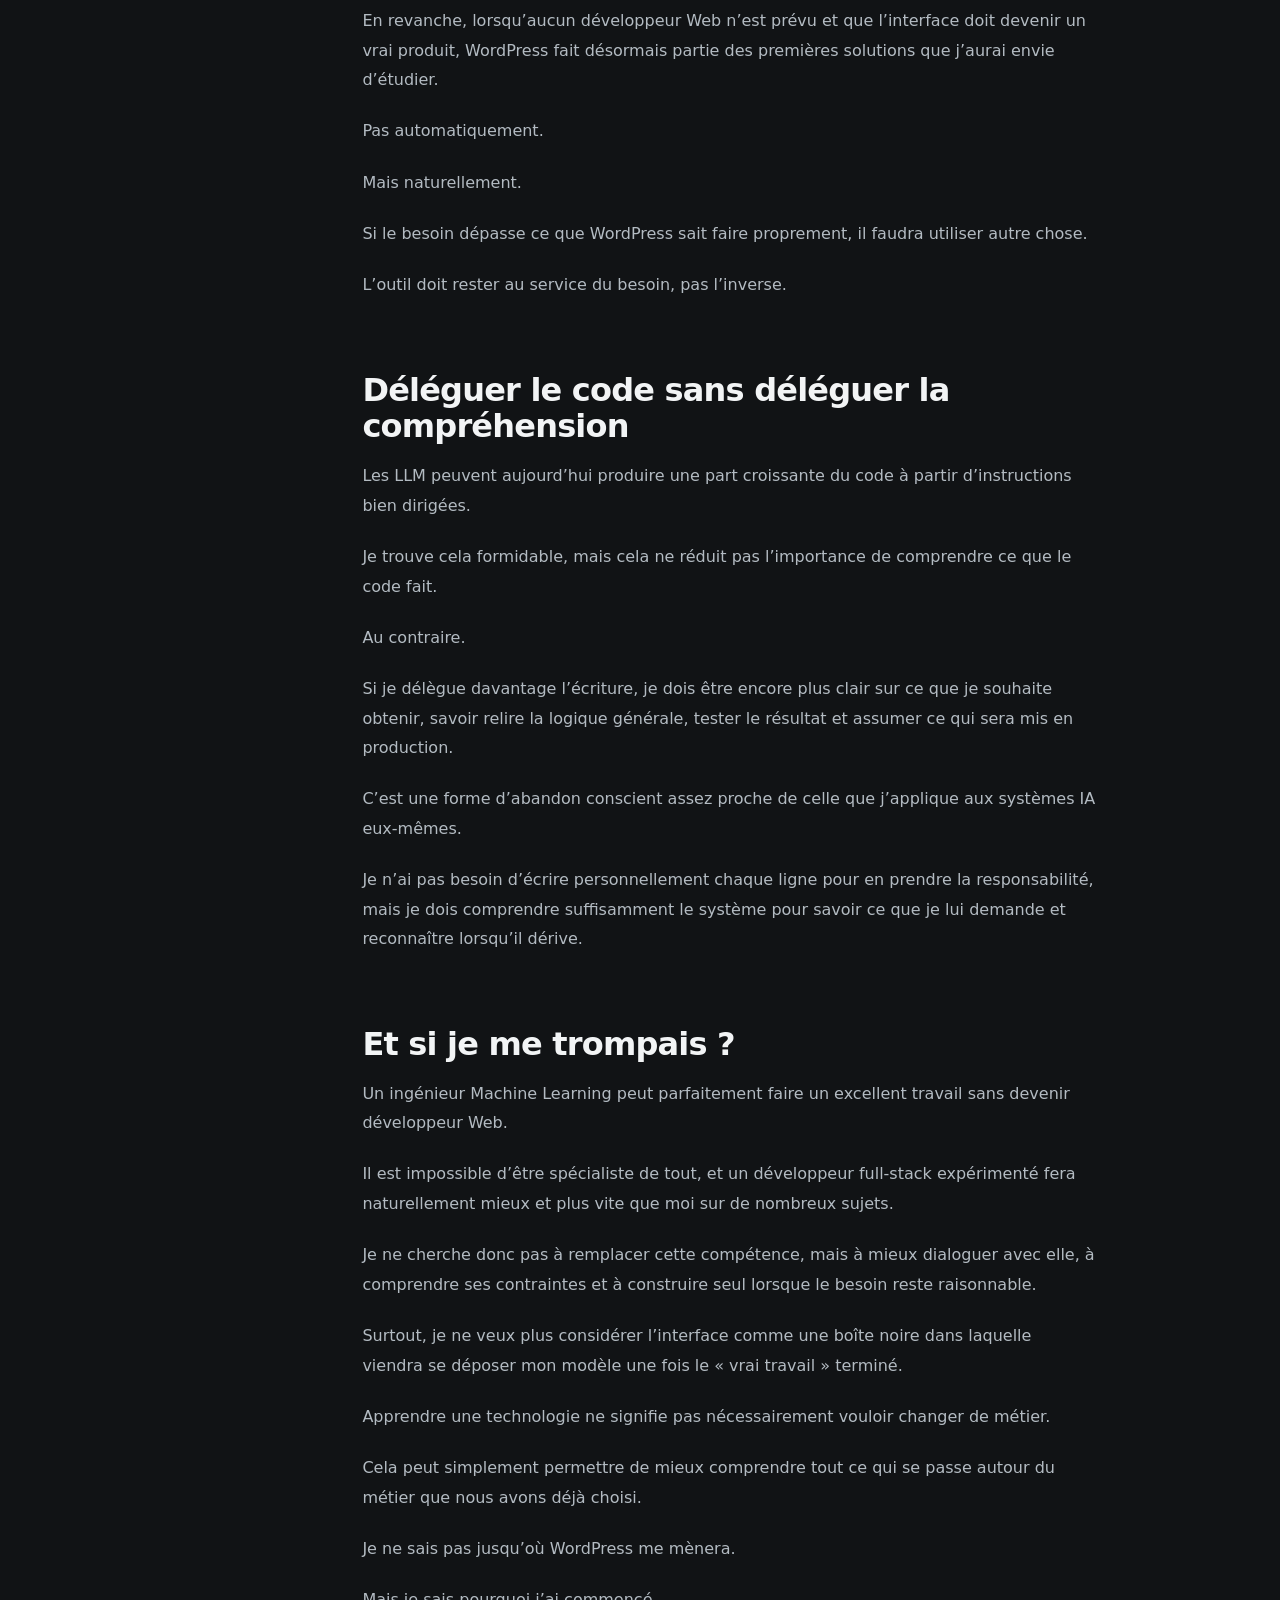
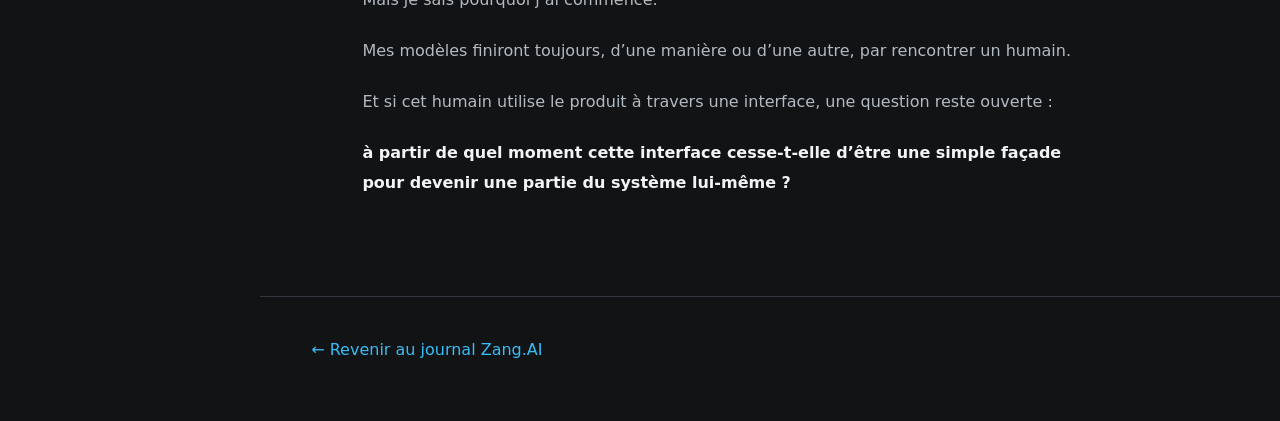
<file: articles/article-03-data-ia-web-wordpress.html>
<!doctype html>
<html lang="fr">
<head>
    <meta charset="utf-8">
    <meta name="viewport" content="width=device-width, initial-scale=1">

    <meta
        name="description"
        content="Retour d’expérience sur l’apprentissage du Web et de WordPress par un ingénieur Data &amp; IA, entre interface, architecture, produit et compréhension du système."
    >

    <title>Pourquoi un ingénieur Data &amp; IA se met à apprendre le Web et WordPress — Zang.AI</title>
    <!-- Icônes du site : SVG moderne + ICO de compatibilité. -->
    <link rel="icon" href="../favicon.svg" type="image/svg+xml">
    <link rel="icon" href="../favicon.ico" sizes="any">

    <link rel="stylesheet" href="../styles.css?v=1.0.0">
    <link rel="stylesheet" href="article.css?v=1.0.0">
    <script src="../script.js?v=1.0.0" defer></script>
</head>

<body>
    <a class="skip-link" href="#contenu-principal">
        Aller directement au contenu
    </a>

    <header class="mobile-header">
        <a class="brand brand--mobile" href="../index.html#accueil" aria-label="Accueil Zang.AI">
            <span class="brand__name">
                Zang<span class="brand__accent">.AI</span>
            </span>
        </a>

        <button
            class="menu-toggle"
            type="button"
            aria-expanded="false"
            aria-controls="menu-mobile"
            aria-label="Ouvrir le menu principal"
        >
            <span class="menu-toggle__icon" aria-hidden="true"></span>
        </button>
    </header>

    <div class="menu-overlay" data-menu-overlay hidden></div>

    <nav
        class="mobile-menu"
        id="menu-mobile"
        aria-label="Navigation principale mobile"
        aria-hidden="true"
        tabindex="-1"
    >
        <div class="mobile-menu__header">
            <a class="brand" href="../index.html#accueil" data-menu-link>
                <span class="brand__name">
                    Zang<span class="brand__accent">.AI</span>
                </span>
                <span class="brand__tagline">AI · Data · Automation</span>
            </a>

            <button class="menu-close" type="button" aria-label="Fermer le menu principal">
                <span aria-hidden="true">×</span>
            </button>
        </div>

        <ul class="navigation-list">
            <li><a class="navigation-link" href="../index.html#accueil" data-menu-link>Accueil</a></li>
            <li><a class="navigation-link" href="../index.html#projets" data-menu-link>Projets</a></li>
            <li><a class="navigation-link" href="../index.html#competences" data-menu-link>Compétences</a></li>
            <li><a class="navigation-link" href="../index.html#laboratoire" data-menu-link>Laboratoire IA</a></li>
            <li>
                <a
                    class="navigation-link navigation-link--active"
                    href="../index.html#articles"
                    aria-current="page"
                    data-menu-link
                >
                    Articles
                </a>
            </li>
            <li><a class="navigation-link" href="../index.html#parcours" data-menu-link>Parcours</a></li>
            <li><a class="navigation-link" href="../index.html#contact" data-menu-link>Contact</a></li>
        </ul>
    </nav>

    <aside class="sidebar">
        <a class="brand" href="../index.html#accueil" aria-label="Accueil Zang.AI">
            <span class="brand__name">
                Zang<span class="brand__accent">.AI</span>
            </span>
            <span class="brand__tagline">AI · Data · Automation</span>
        </a>

        <nav class="sidebar__navigation" aria-label="Navigation principale">
            <ul class="navigation-list">
                <li><a class="navigation-link" href="../index.html#accueil">Accueil</a></li>
                <li><a class="navigation-link" href="../index.html#projets">Projets</a></li>
                <li><a class="navigation-link" href="../index.html#competences">Compétences</a></li>
                <li><a class="navigation-link" href="../index.html#laboratoire">Laboratoire IA</a></li>
                <li>
                    <a
                        class="navigation-link navigation-link--active"
                        href="../index.html#articles"
                        aria-current="page"
                    >
                        Articles
                    </a>
                </li>
                <li><a class="navigation-link" href="../index.html#parcours">Parcours</a></li>
                <li><a class="navigation-link" href="../index.html#contact">Contact</a></li>
            </ul>
        </nav>

        <div class="sidebar__secondary">
            <a href="https://github.com/Fred-Zang/" target="_blank" rel="noopener noreferrer">GitHub</a>
            <a href="https://www.linkedin.com/in/fred-zanghi-89a01390/" target="_blank" rel="noopener noreferrer">LinkedIn</a>
            <a href="../assets/documents/CV_Fred_Zanghi_2026.pdf" download>Télécharger le CV</a>
        </div>
    </aside>

    <main class="main-content article-page" id="contenu-principal">
        <article>
            <header class="article-hero" aria-labelledby="article-title">
                <div class="content-container">
                    <a class="article-back-link" href="../index.html#articles">
                        <span aria-hidden="true">←</span>
                        Retour aux articles
                    </a>

                    <p class="eyebrow">DATA · WEB · WORDPRESS</p>

                    <h1 class="article-hero__title" id="article-title">
                        Pourquoi un ingénieur Data &amp; IA se met à apprendre le Web et WordPress
                    </h1>

                    <p class="article-hero__summary">
                        Ce que mes premières interfaces Python, le travail avec des développeurs full-stack et la construction de mon portfolio m’ont appris sur la frontière entre modèle, produit et usage.
                    </p>

                    <div class="article-meta" aria-label="Informations de lecture">
                        <span>Web, Data &amp; retour d’expérience</span>
                        <span>≈ 6 min de lecture</span>
                    </div>
                </div>
            </header>

            <section class="article-content">
                <div class="content-container">
                    <div class="article-content__inner">
                    <p>Lorsque j’ai terminé ma formation de Data Scientist, Streamlit était l’outil que j’utilisais presque naturellement pour présenter mes travaux.</p>
                    <p>Et il faut reconnaître qu’il remplit très bien son rôle.</p>
                    <p>En quelques lignes de Python, on peut afficher un modèle, des métriques, des graphiques ou des tableaux et construire rapidement une interface suffisante pour démontrer qu’un projet fonctionne.</p>
                    <p>Mais ma frustration est arrivée très tôt.</p>
                    <p>Je trouvais l’outil facile à prendre en main, mais trop limité dès que je voulais modeler davantage l’interface : menus, boutons, tableaux, parcours ou identité visuelle.</p>
                    <p>Puis j’ai commencé mes premières missions.</p>
                    <p>Et j’ai découvert qu’une interface n’était pas seulement l’endroit où l’on affiche le résultat d’un modèle.</p>
                    <h2>Quand un développeur Web pense autrement</h2>
                    <p>Dès ma première mission, je me suis retrouvé à travailler avec un développeur Web full-stack.</p>
                    <p>La différence m’a sauté aux yeux.</p>
                    <p>Ce n’était pas seulement qu’il savait produire quelque chose de beaucoup plus joli.</p>
                    <p>Il pensait spontanément à des choses auxquelles, en tant que développeur Machine Learning, je pensais beaucoup moins : navigation, rôles utilisateur et administrateur, états de l’application, messages d’erreur, parcours utilisateur ou sécurisation des données.</p>
                    <p>Je pensais principalement au moteur.</p>
                    <p>Il pensait au produit.</p>
                    <p>Nous avons alors abandonné Streamlit au profit de deux interfaces Web : l’une pour les utilisateurs, l’autre pour superviser le système.</p>
                    <p>Cette séparation a changé ma manière de voir les interfaces. Elles n’étaient plus seulement la couche finale ajoutée autour d’un modèle ; elles pouvaient influencer la façon même dont le système devait être conçu.</p>
                    <h2>Une interface peut aussi être un outil d’ingénierie</h2>
                    <p>L’interface administrateur m’a particulièrement marqué.</p>
                    <p>Mon besoin était très concret : éviter de devoir rechercher en permanence les informations nécessaires à la supervision dans différents fichiers, consoles ou services.</p>
                    <p>Je voulais pouvoir retrouver plus facilement les logs, les métriques, les modèles utilisés, certains paramètres, les données entrantes, les scores, les retours utilisateurs, la relance de traitements ou encore les éléments de traçabilité.</p>
                    <p>Tout n’était évidemment pas toujours intégré, car une bonne interface de supervision demande elle aussi du temps de développement.</p>
                    <p>Mais lorsqu’elle était bien pensée, elle simplifiait considérablement mon propre travail de Machine Learning.</p>
                    <p>L’UI n’était alors plus seulement destinée à rendre le produit agréable pour son utilisateur final.</p>
                    <p>Elle devenait également un instrument de pilotage.</p>
                    <p>C’est probablement à ce moment-là que j’ai commencé à comprendre que la frontière entre le front-end et mon propre travail était moins nette que je ne le pensais.</p>
                    <p>Un choix d’interface peut imposer de nouvelles données, nécessiter un nouvel endpoint, obliger à enregistrer une métrique ou modifier la manière dont nous stockons certains événements.</p>
                    <p>L’interface ne vient donc pas toujours après l’architecture. Elle peut aussi contribuer à la définir.</p>
                    <h2>Pourquoi WordPress ?</h2>
                    <p>Je n’ai pas décidé un matin de devenir développeur Web.</p>
                    <p>Et je ne cherche toujours pas à le devenir au sens où un spécialiste full-stack peut l’être.</p>
                    <p>Une opportunité professionnelle concrète autour de WordPress m’a simplement donné une raison supplémentaire d’aller comprendre sérieusement cet environnement.</p>
                    <p>La société concernée travaille avec WordPress.</p>
                    <p>Il m’a donc semblé naturel de ne pas attendre le premier jour pour découvrir comment tout cela fonctionne.</p>
                    <p>Et puisque j’avais justement besoin de construire mon propre portfolio, l’exercice était idéal.</p>
                    <p>Je préfère généralement apprendre en réalisant quelque chose dont j’ai réellement besoin.</p>
                    <p>C’est ainsi que Zang.AI est progressivement devenu mon laboratoire.</p>
                    <p>D’abord HTML.</p>
                    <p>Puis CSS.</p>
                    <p>Puis JavaScript.</p>
                    <p>Et progressivement PHP et WordPress.</p>
                    <p>Je ne sais pas jusqu’où j’irai dans cet apprentissage.</p>
                    <p>Ce n’est d’ailleurs pas tellement mon objectif.</p>
                    <p>Je souhaite surtout avoir suffisamment fait le tour du sujet pour être productif rapidement : comprendre un site existant, modifier ce qui doit l’être, diagnostiquer un problème, comprendre un plugin, connecter un service et dialoguer correctement avec les développeurs.</p>
                    <p>Ensuite, j’apprendrai en avançant.</p>
                    <h2>Trois fichiers et beaucoup de choses qui deviennent moins mystérieuses</h2>
                    <p>L’une des découvertes les plus simples m’a pourtant beaucoup plu.</p>
                    <p>Dans la première version statique de mon portfolio, je travaille principalement avec trois fichiers :</p>
                    <p><code>index.html</code></p>
                    <p><code>styles.css?v=1.0.0</code></p>
                    <p><code>script.js?v=1.0.0</code></p>
                    <p>Je les vois presque comme trois conteneurs reliés, chacun avec son propre langage et sa propre responsabilité.</p>
                    <p>HTML construit la structure.</p>
                    <p>CSS organise la présentation.</p>
                    <p>JavaScript ajoute le comportement.</p>
                    <p>Le Web réel devient rapidement beaucoup plus complexe, mais cette séparation m’a permis de démystifier ce que je regardais auparavant comme un bloc unique.</p>
                    <p>Un bouton n’est plus seulement « un bouton sur une page » : je peux comprendre ce qui le construit, le dessine, déclenche son comportement et appelle ensuite un service.</p>
                    <p>Et cette compréhension change aussi ma manière de penser mes propres systèmes IA.</p>
                    <h2>L’interface revient vers l’architecture</h2>
                    <p>Dans mes premiers projets, le mouvement naturel était souvent :</p>
                    <p><strong>modèle → API → interface</strong></p>
                    <p>Le modèle fonctionnait.</p>
                    <p>Nous l’exposions.</p>
                    <p>Puis quelqu’un construisait l’interface.</p>
                    <p>Aujourd’hui, je vois beaucoup mieux le mouvement inverse :</p>
                    <p><strong>interface → besoin → données → API → architecture</strong></p>
                    <p>Si l’utilisateur doit suivre l’état d’un traitement, nous devons exposer cet état.</p>
                    <p>S’il doit comprendre pourquoi une réponse a été produite, nous devons conserver suffisamment de traçabilité.</p>
                    <p>S’il doit pouvoir corriger une décision, nous devons prévoir comment cette correction sera enregistrée puis réutilisée.</p>
                    <p>S’il existe plusieurs rôles, nous devons réfléchir aux autorisations.</p>
                    <p>Le front-end finit donc par poser des questions au back-end.</p>
                    <p>Et parfois, ces questions remontent jusqu’au modèle lui-même.</p>
                    <p>C’est exactement ce que j’avais déjà découvert dans mon projet RAG juridique : attendre la fin pour réfléchir à l’interface peut conduire à devoir revoir une partie de la chaîne.</p>
                    <p>Le Web ne m’éloigne donc pas vraiment de la Data ou de l’IA.</p>
                    <p>Il me donne plutôt une meilleure vision de ce qui se passe autour.</p>
                    <h2>Et Streamlit dans tout cela ?</h2>
                    <p>Je n’ai aucune envie de transformer Streamlit en mauvais outil simplement parce que j’apprends autre chose.</p>
                    <p>Ce serait contraire à toute ma manière de travailler.</p>
                    <p>Si demain une mission interne peut être correctement réalisée avec Streamlit, je l’utiliserai volontiers.</p>
                    <p>Pourquoi construire davantage ?</p>
                    <p>Et si un développeur full-stack prend en charge l’expérience utilisateur, je peux rester concentré sur la Data, les modèles et les APIs.</p>
                    <p>En revanche, lorsqu’aucun développeur Web n’est prévu et que l’interface doit devenir un vrai produit, WordPress fait désormais partie des premières solutions que j’aurai envie d’étudier.</p>
                    <p>Pas automatiquement.</p>
                    <p>Mais naturellement.</p>
                    <p>Si le besoin dépasse ce que WordPress sait faire proprement, il faudra utiliser autre chose.</p>
                    <p>L’outil doit rester au service du besoin, pas l’inverse.</p>
                    <h2>Déléguer le code sans déléguer la compréhension</h2>
                    <p>Les LLM peuvent aujourd’hui produire une part croissante du code à partir d’instructions bien dirigées.</p>
                    <p>Je trouve cela formidable, mais cela ne réduit pas l’importance de comprendre ce que le code fait.</p>
                    <p>Au contraire.</p>
                    <p>Si je délègue davantage l’écriture, je dois être encore plus clair sur ce que je souhaite obtenir, savoir relire la logique générale, tester le résultat et assumer ce qui sera mis en production.</p>
                    <p>C’est une forme d’abandon conscient assez proche de celle que j’applique aux systèmes IA eux-mêmes.</p>
                    <p>Je n’ai pas besoin d’écrire personnellement chaque ligne pour en prendre la responsabilité, mais je dois comprendre suffisamment le système pour savoir ce que je lui demande et reconnaître lorsqu’il dérive.</p>
                    <h2>Et si je me trompais ?</h2>
                    <p>Un ingénieur Machine Learning peut parfaitement faire un excellent travail sans devenir développeur Web.</p>
                    <p>Il est impossible d’être spécialiste de tout, et un développeur full-stack expérimenté fera naturellement mieux et plus vite que moi sur de nombreux sujets.</p>
                    <p>Je ne cherche donc pas à remplacer cette compétence, mais à mieux dialoguer avec elle, à comprendre ses contraintes et à construire seul lorsque le besoin reste raisonnable.</p>
                    <p>Surtout, je ne veux plus considérer l’interface comme une boîte noire dans laquelle viendra se déposer mon modèle une fois le « vrai travail » terminé.</p>
                    <p>Apprendre une technologie ne signifie pas nécessairement vouloir changer de métier.</p>
                    <p>Cela peut simplement permettre de mieux comprendre tout ce qui se passe autour du métier que nous avons déjà choisi.</p>
                    <p>Je ne sais pas jusqu’où WordPress me mènera.</p>
                    <p>Mais je sais pourquoi j’ai commencé.</p>
                    <p>Mes modèles finiront toujours, d’une manière ou d’une autre, par rencontrer un humain.</p>
                    <p>Et si cet humain utilise le produit à travers une interface, une question reste ouverte :</p>
                    <p><strong>à partir de quel moment cette interface cesse-t-elle d’être une simple façade pour devenir une partie du système lui-même ?</strong></p>
                    </div>
                </div>
            </section>
        </article>

        <nav class="article-navigation" aria-label="Navigation des articles">
            <div class="content-container">
                <a href="../index.html#articles">← Revenir au journal Zang.AI</a>
            </div>
        </nav>
    </main>
</body>
</html>
</file>
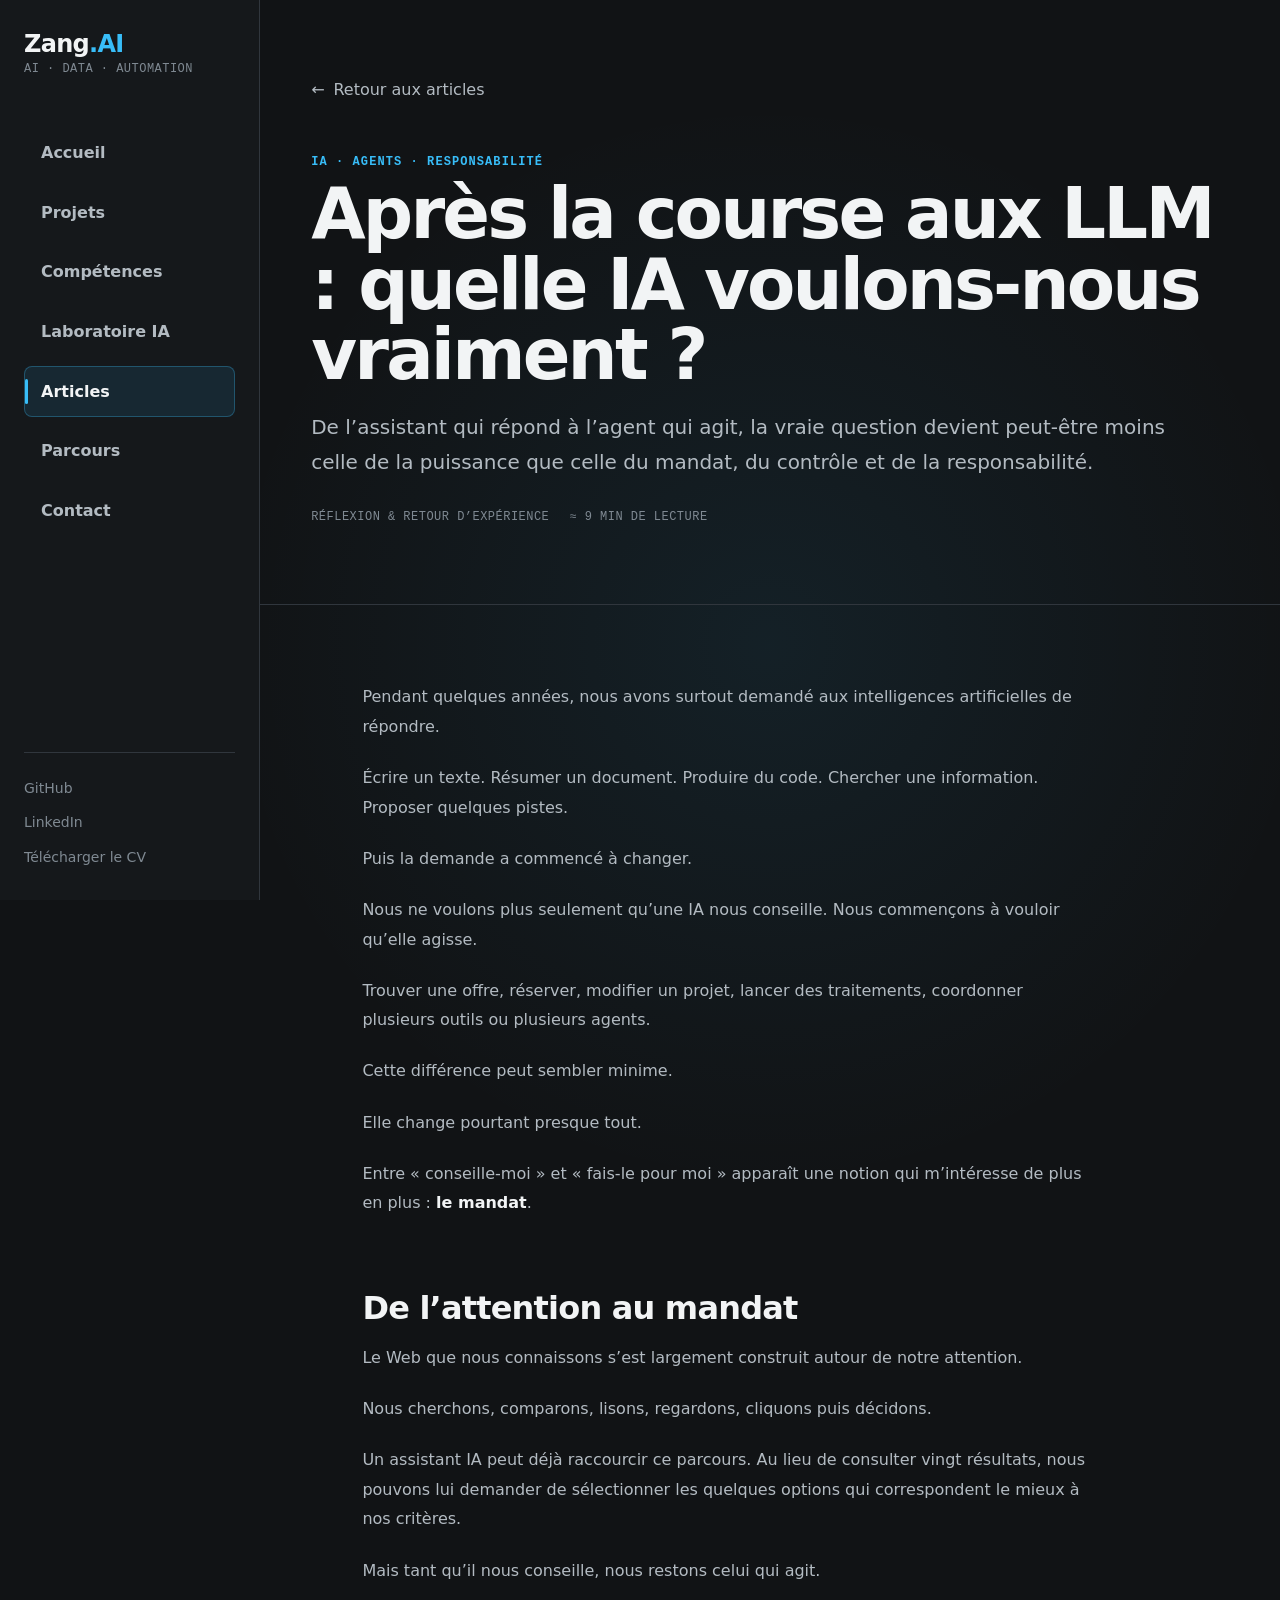
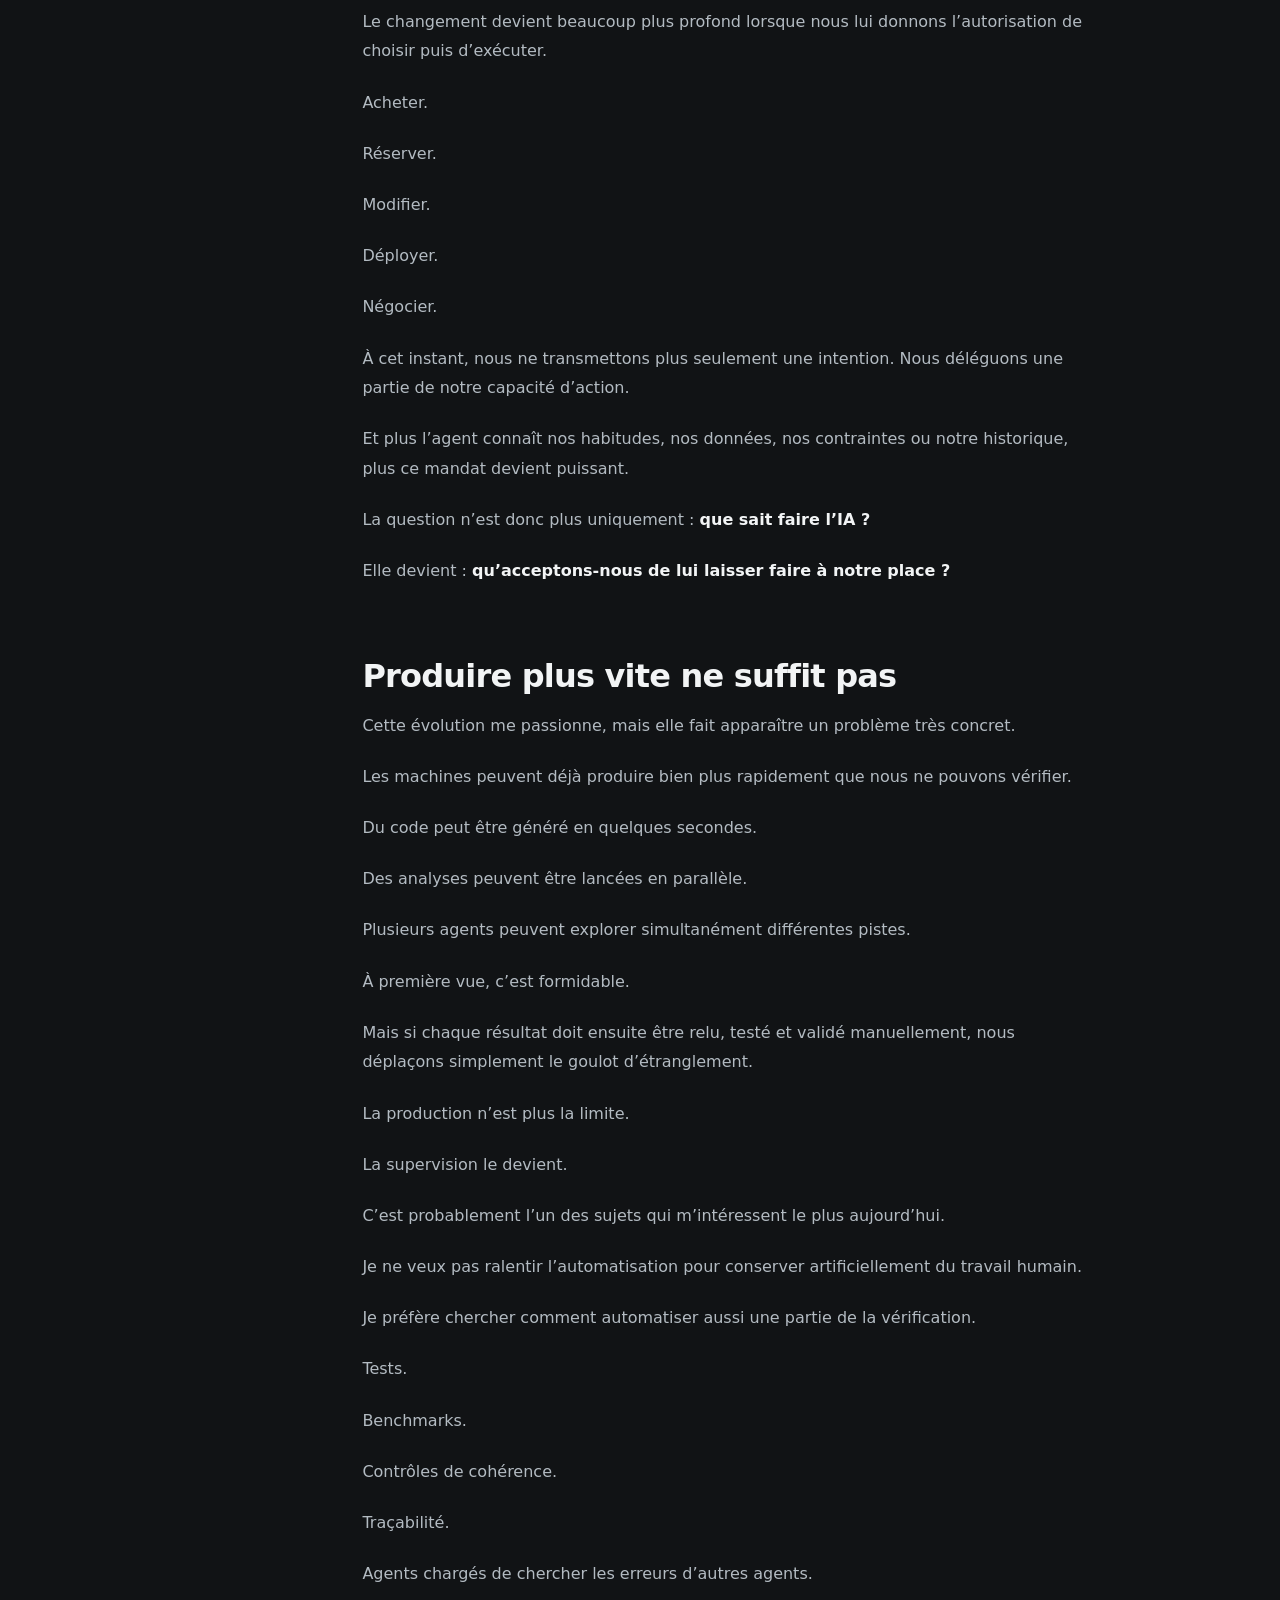
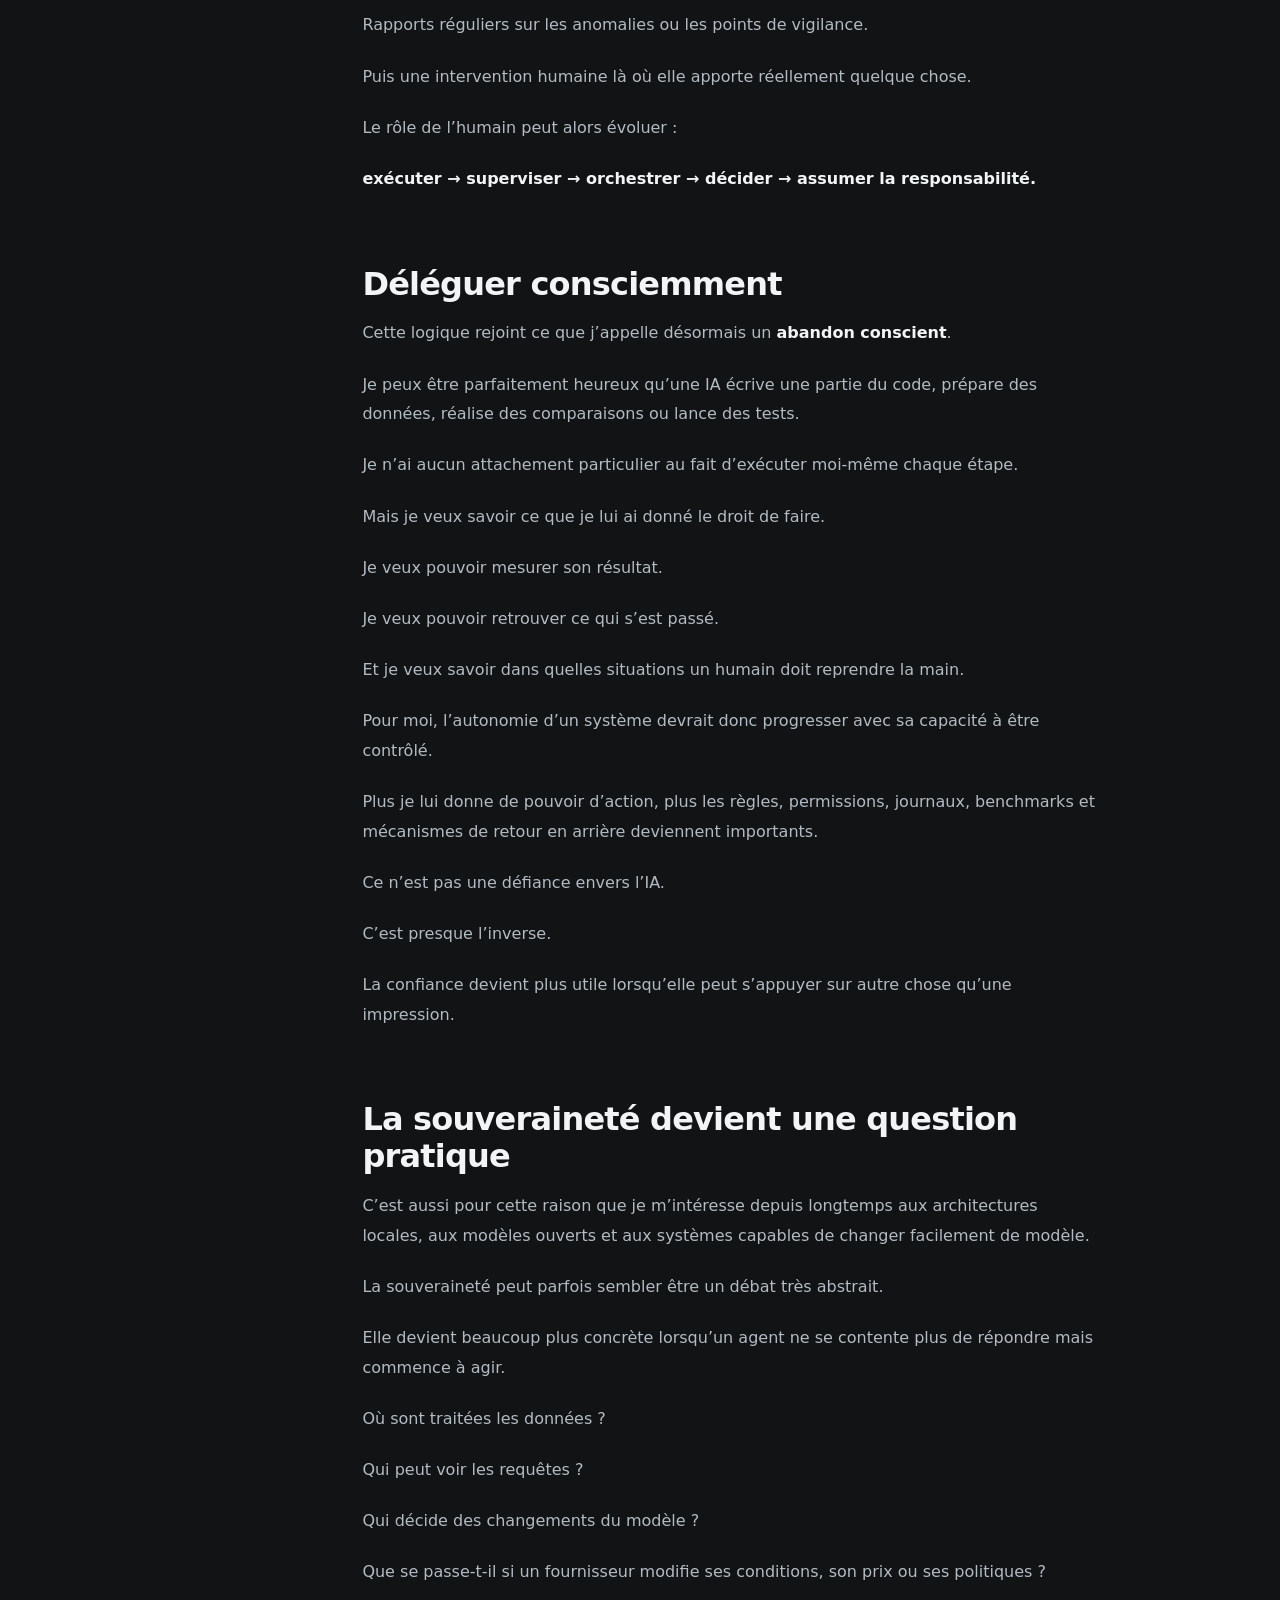
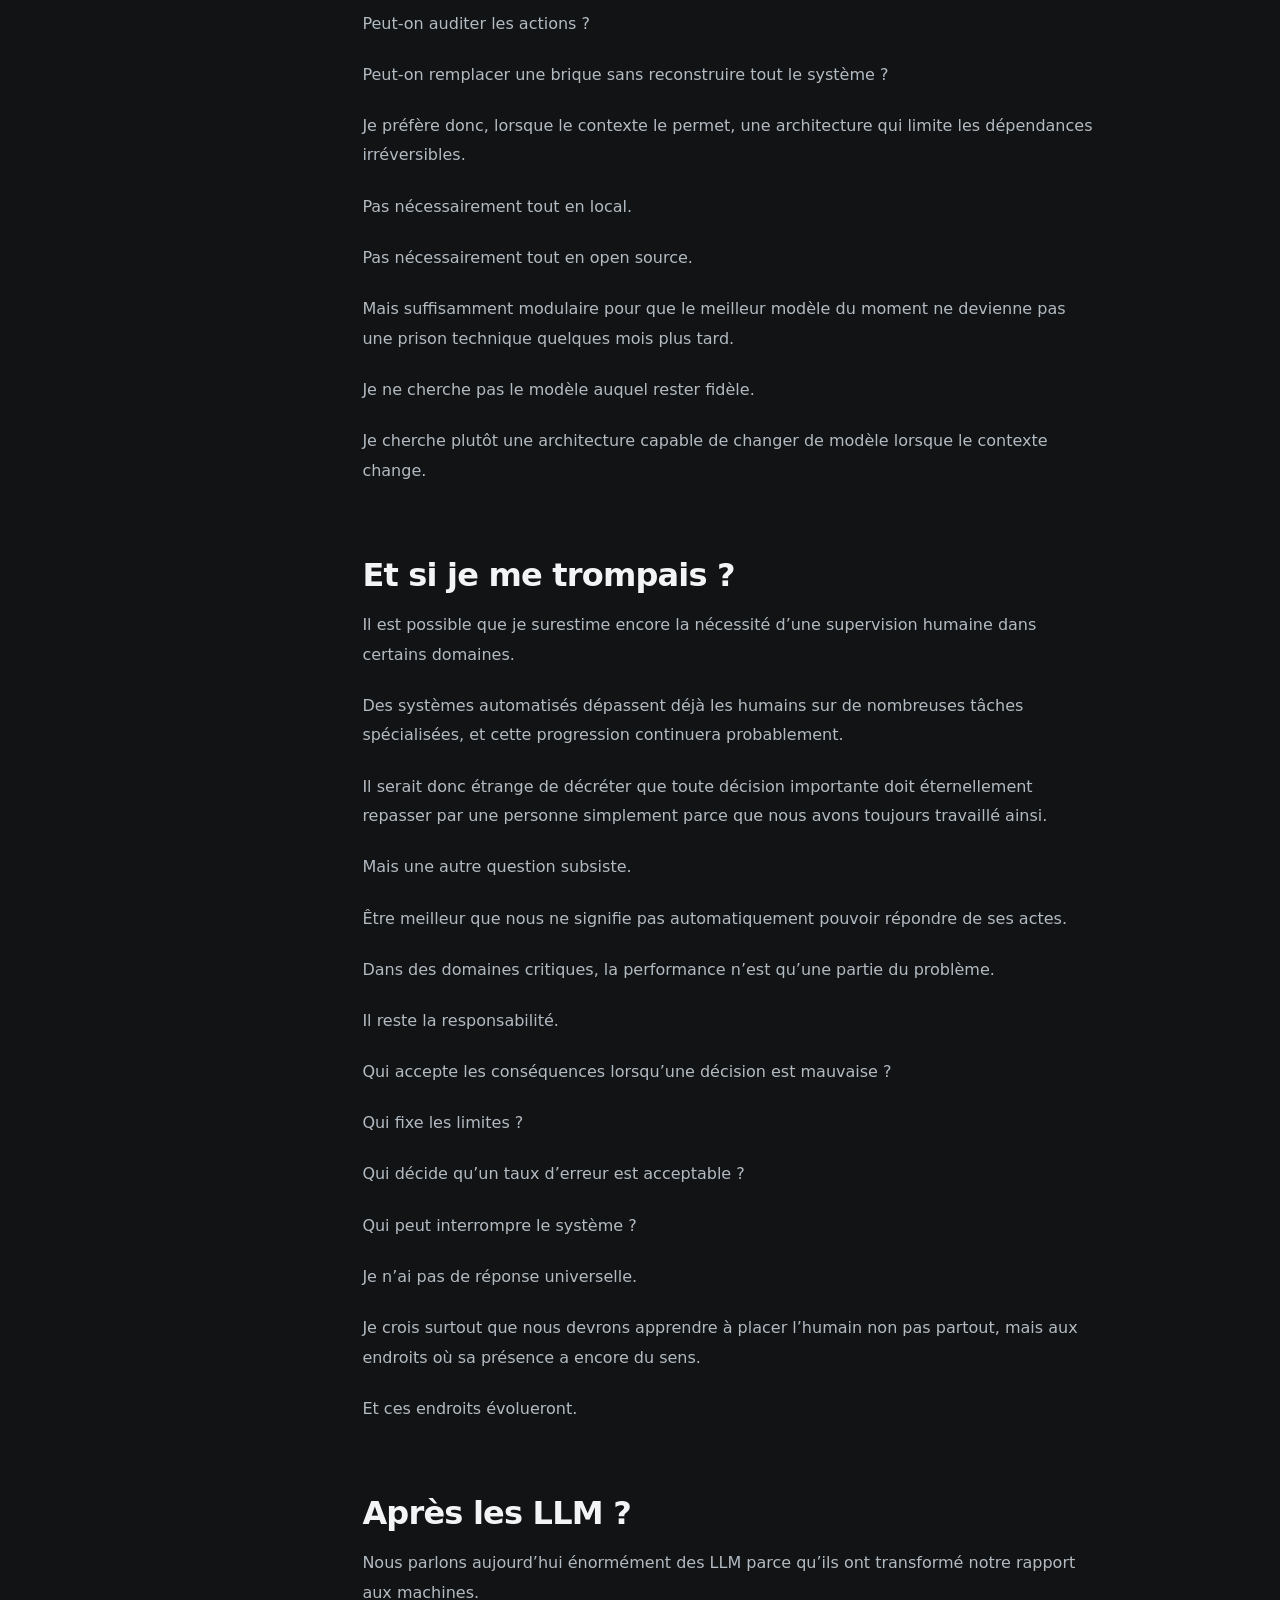
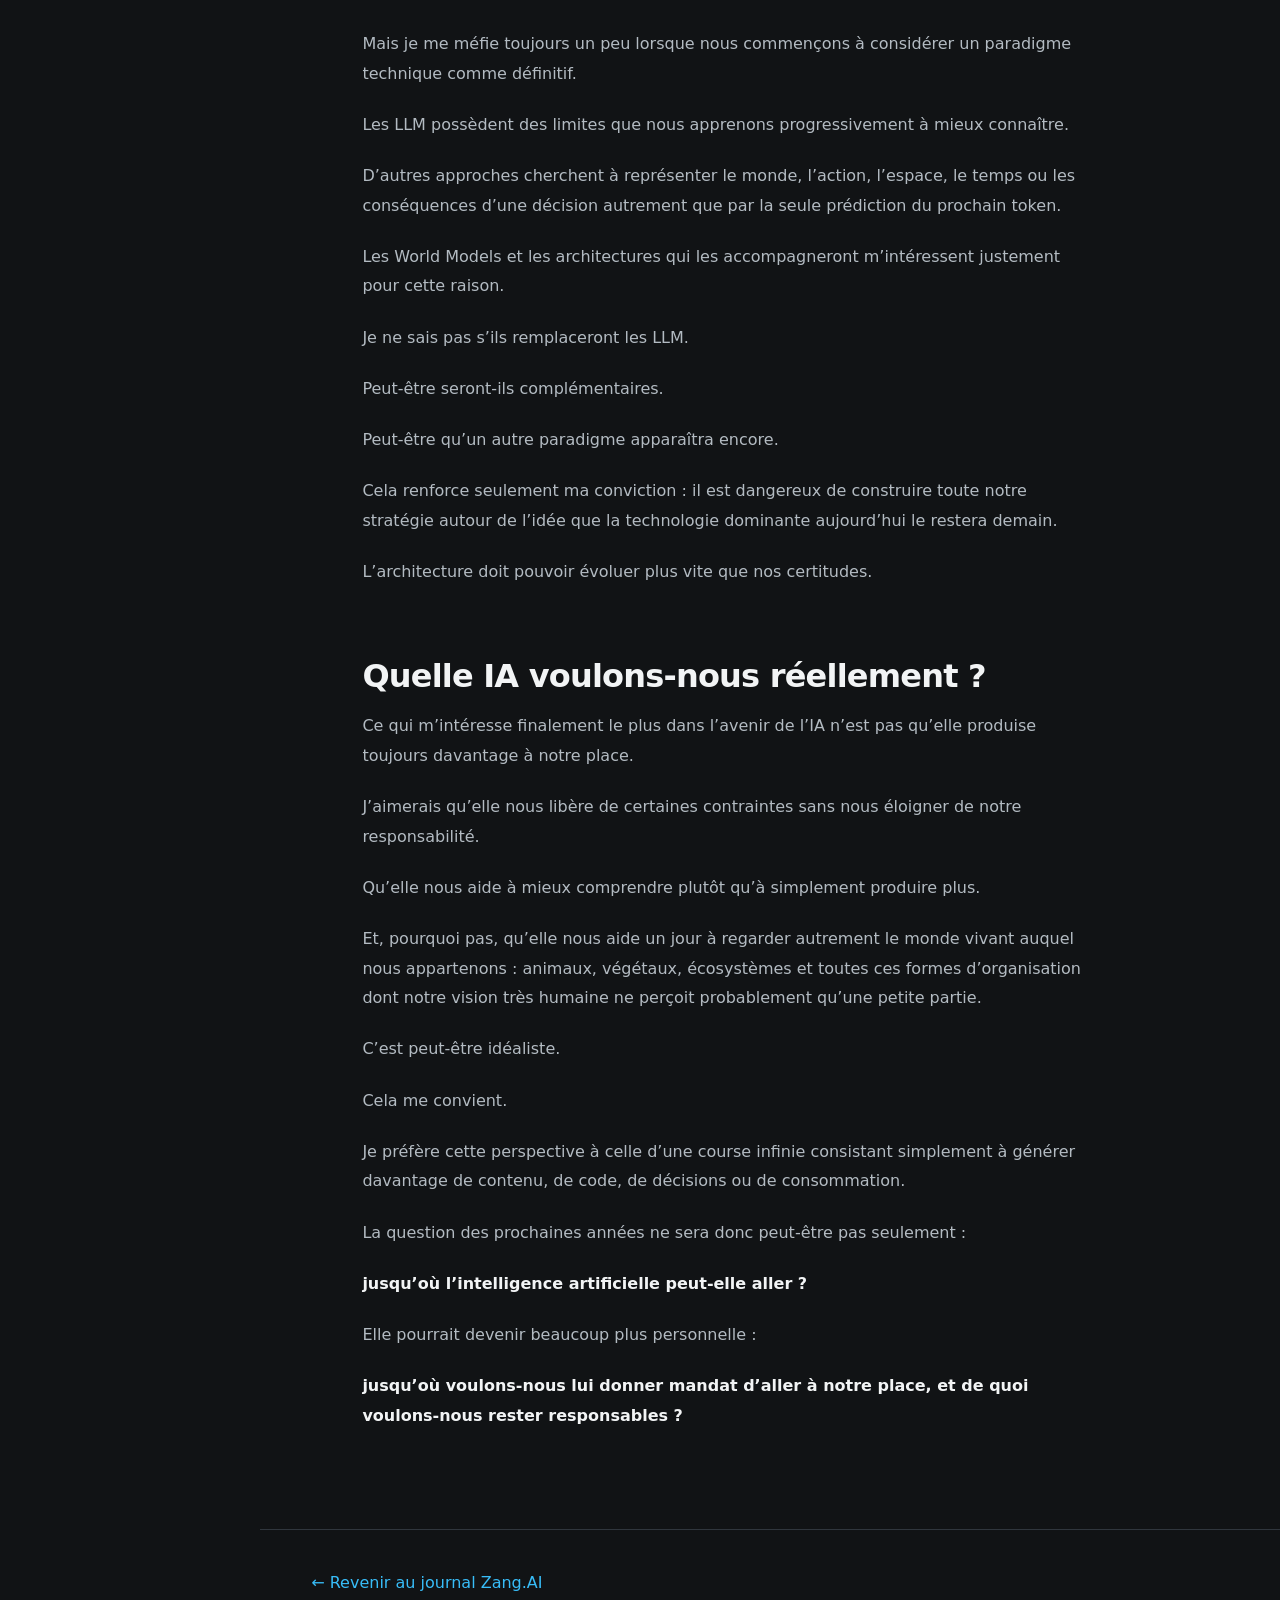
<file: articles/article-04-apres-llm.html>
<!doctype html>
<html lang="fr">
<head>
    <meta charset="utf-8">
    <meta name="viewport" content="width=device-width, initial-scale=1">

    <meta
        name="description"
        content="Réflexion personnelle sur l’IA agentique, le mandat, la supervision, la souveraineté, la responsabilité humaine et l’après-LLM."
    >

    <title>Après la course aux LLM : quelle IA voulons-nous vraiment ? — Zang.AI</title>
    <!-- Icônes du site : SVG moderne + ICO de compatibilité. -->
    <link rel="icon" href="../favicon.svg" type="image/svg+xml">
    <link rel="icon" href="../favicon.ico" sizes="any">

    <link rel="stylesheet" href="../styles.css?v=1.0.0">
    <link rel="stylesheet" href="article.css?v=1.0.0">
    <script src="../script.js?v=1.0.0" defer></script>
</head>

<body>
    <a class="skip-link" href="#contenu-principal">
        Aller directement au contenu
    </a>

    <header class="mobile-header">
        <a class="brand brand--mobile" href="../index.html#accueil" aria-label="Accueil Zang.AI">
            <span class="brand__name">
                Zang<span class="brand__accent">.AI</span>
            </span>
        </a>

        <button
            class="menu-toggle"
            type="button"
            aria-expanded="false"
            aria-controls="menu-mobile"
            aria-label="Ouvrir le menu principal"
        >
            <span class="menu-toggle__icon" aria-hidden="true"></span>
        </button>
    </header>

    <div class="menu-overlay" data-menu-overlay hidden></div>

    <nav
        class="mobile-menu"
        id="menu-mobile"
        aria-label="Navigation principale mobile"
        aria-hidden="true"
        tabindex="-1"
    >
        <div class="mobile-menu__header">
            <a class="brand" href="../index.html#accueil" data-menu-link>
                <span class="brand__name">
                    Zang<span class="brand__accent">.AI</span>
                </span>
                <span class="brand__tagline">AI · Data · Automation</span>
            </a>

            <button class="menu-close" type="button" aria-label="Fermer le menu principal">
                <span aria-hidden="true">×</span>
            </button>
        </div>

        <ul class="navigation-list">
            <li><a class="navigation-link" href="../index.html#accueil" data-menu-link>Accueil</a></li>
            <li><a class="navigation-link" href="../index.html#projets" data-menu-link>Projets</a></li>
            <li><a class="navigation-link" href="../index.html#competences" data-menu-link>Compétences</a></li>
            <li><a class="navigation-link" href="../index.html#laboratoire" data-menu-link>Laboratoire IA</a></li>
            <li>
                <a
                    class="navigation-link navigation-link--active"
                    href="../index.html#articles"
                    aria-current="page"
                    data-menu-link
                >
                    Articles
                </a>
            </li>
            <li><a class="navigation-link" href="../index.html#parcours" data-menu-link>Parcours</a></li>
            <li><a class="navigation-link" href="../index.html#contact" data-menu-link>Contact</a></li>
        </ul>
    </nav>

    <aside class="sidebar">
        <a class="brand" href="../index.html#accueil" aria-label="Accueil Zang.AI">
            <span class="brand__name">
                Zang<span class="brand__accent">.AI</span>
            </span>
            <span class="brand__tagline">AI · Data · Automation</span>
        </a>

        <nav class="sidebar__navigation" aria-label="Navigation principale">
            <ul class="navigation-list">
                <li><a class="navigation-link" href="../index.html#accueil">Accueil</a></li>
                <li><a class="navigation-link" href="../index.html#projets">Projets</a></li>
                <li><a class="navigation-link" href="../index.html#competences">Compétences</a></li>
                <li><a class="navigation-link" href="../index.html#laboratoire">Laboratoire IA</a></li>
                <li>
                    <a
                        class="navigation-link navigation-link--active"
                        href="../index.html#articles"
                        aria-current="page"
                    >
                        Articles
                    </a>
                </li>
                <li><a class="navigation-link" href="../index.html#parcours">Parcours</a></li>
                <li><a class="navigation-link" href="../index.html#contact">Contact</a></li>
            </ul>
        </nav>

        <div class="sidebar__secondary">
            <a href="https://github.com/Fred-Zang/" target="_blank" rel="noopener noreferrer">GitHub</a>
            <a href="https://www.linkedin.com/in/fred-zanghi-89a01390/" target="_blank" rel="noopener noreferrer">LinkedIn</a>
            <a href="../assets/documents/CV_Fred_Zanghi_2026.pdf" download>Télécharger le CV</a>
        </div>
    </aside>

    <main class="main-content article-page" id="contenu-principal">
        <article>
            <header class="article-hero" aria-labelledby="article-title">
                <div class="content-container">
                    <a class="article-back-link" href="../index.html#articles">
                        <span aria-hidden="true">←</span>
                        Retour aux articles
                    </a>

                    <p class="eyebrow">IA · AGENTS · RESPONSABILITÉ</p>

                    <h1 class="article-hero__title" id="article-title">
                        Après la course aux LLM : quelle IA voulons-nous vraiment ?
                    </h1>

                    <p class="article-hero__summary">
                        De l’assistant qui répond à l’agent qui agit, la vraie question devient peut-être moins celle de la puissance que celle du mandat, du contrôle et de la responsabilité.
                    </p>

                    <div class="article-meta" aria-label="Informations de lecture">
                        <span>Réflexion &amp; retour d’expérience</span>
                        <span>≈ 9 min de lecture</span>
                    </div>
                </div>
            </header>

            <section class="article-content">
                <div class="content-container">
                    <div class="article-content__inner">
                    <p>Pendant quelques années, nous avons surtout demandé aux intelligences artificielles de répondre.</p>
                    <p>Écrire un texte. Résumer un document. Produire du code. Chercher une information. Proposer quelques pistes.</p>
                    <p>Puis la demande a commencé à changer.</p>
                    <p>Nous ne voulons plus seulement qu’une IA nous conseille. Nous commençons à vouloir qu’elle agisse.</p>
                    <p>Trouver une offre, réserver, modifier un projet, lancer des traitements, coordonner plusieurs outils ou plusieurs agents.</p>
                    <p>Cette différence peut sembler minime.</p>
                    <p>Elle change pourtant presque tout.</p>
                    <p>Entre « conseille-moi » et « fais-le pour moi » apparaît une notion qui m’intéresse de plus en plus : <strong>le mandat</strong>.</p>
                    <h2>De l’attention au mandat</h2>
                    <p>Le Web que nous connaissons s’est largement construit autour de notre attention.</p>
                    <p>Nous cherchons, comparons, lisons, regardons, cliquons puis décidons.</p>
                    <p>Un assistant IA peut déjà raccourcir ce parcours. Au lieu de consulter vingt résultats, nous pouvons lui demander de sélectionner les quelques options qui correspondent le mieux à nos critères.</p>
                    <p>Mais tant qu’il nous conseille, nous restons celui qui agit.</p>
                    <p>Le changement devient beaucoup plus profond lorsque nous lui donnons l’autorisation de choisir puis d’exécuter.</p>
                    <p>Acheter.</p>
                    <p>Réserver.</p>
                    <p>Modifier.</p>
                    <p>Déployer.</p>
                    <p>Négocier.</p>
                    <p>À cet instant, nous ne transmettons plus seulement une intention. Nous déléguons une partie de notre capacité d’action.</p>
                    <p>Et plus l’agent connaît nos habitudes, nos données, nos contraintes ou notre historique, plus ce mandat devient puissant.</p>
                    <p>La question n’est donc plus uniquement : <strong>que sait faire l’IA ?</strong></p>
                    <p>Elle devient : <strong>qu’acceptons-nous de lui laisser faire à notre place ?</strong></p>
                    <h2>Produire plus vite ne suffit pas</h2>
                    <p>Cette évolution me passionne, mais elle fait apparaître un problème très concret.</p>
                    <p>Les machines peuvent déjà produire bien plus rapidement que nous ne pouvons vérifier.</p>
                    <p>Du code peut être généré en quelques secondes.</p>
                    <p>Des analyses peuvent être lancées en parallèle.</p>
                    <p>Plusieurs agents peuvent explorer simultanément différentes pistes.</p>
                    <p>À première vue, c’est formidable.</p>
                    <p>Mais si chaque résultat doit ensuite être relu, testé et validé manuellement, nous déplaçons simplement le goulot d’étranglement.</p>
                    <p>La production n’est plus la limite.</p>
                    <p>La supervision le devient.</p>
                    <p>C’est probablement l’un des sujets qui m’intéressent le plus aujourd’hui.</p>
                    <p>Je ne veux pas ralentir l’automatisation pour conserver artificiellement du travail humain.</p>
                    <p>Je préfère chercher comment automatiser aussi une partie de la vérification.</p>
                    <p>Tests.</p>
                    <p>Benchmarks.</p>
                    <p>Contrôles de cohérence.</p>
                    <p>Traçabilité.</p>
                    <p>Agents chargés de chercher les erreurs d’autres agents.</p>
                    <p>Rapports réguliers sur les anomalies ou les points de vigilance.</p>
                    <p>Puis une intervention humaine là où elle apporte réellement quelque chose.</p>
                    <p>Le rôle de l’humain peut alors évoluer :</p>
                    <p><strong>exécuter → superviser → orchestrer → décider → assumer la responsabilité.</strong></p>
                    <h2>Déléguer consciemment</h2>
                    <p>Cette logique rejoint ce que j’appelle désormais un <strong>abandon conscient</strong>.</p>
                    <p>Je peux être parfaitement heureux qu’une IA écrive une partie du code, prépare des données, réalise des comparaisons ou lance des tests.</p>
                    <p>Je n’ai aucun attachement particulier au fait d’exécuter moi-même chaque étape.</p>
                    <p>Mais je veux savoir ce que je lui ai donné le droit de faire.</p>
                    <p>Je veux pouvoir mesurer son résultat.</p>
                    <p>Je veux pouvoir retrouver ce qui s’est passé.</p>
                    <p>Et je veux savoir dans quelles situations un humain doit reprendre la main.</p>
                    <p>Pour moi, l’autonomie d’un système devrait donc progresser avec sa capacité à être contrôlé.</p>
                    <p>Plus je lui donne de pouvoir d’action, plus les règles, permissions, journaux, benchmarks et mécanismes de retour en arrière deviennent importants.</p>
                    <p>Ce n’est pas une défiance envers l’IA.</p>
                    <p>C’est presque l’inverse.</p>
                    <p>La confiance devient plus utile lorsqu’elle peut s’appuyer sur autre chose qu’une impression.</p>
                    <h2>La souveraineté devient une question pratique</h2>
                    <p>C’est aussi pour cette raison que je m’intéresse depuis longtemps aux architectures locales, aux modèles ouverts et aux systèmes capables de changer facilement de modèle.</p>
                    <p>La souveraineté peut parfois sembler être un débat très abstrait.</p>
                    <p>Elle devient beaucoup plus concrète lorsqu’un agent ne se contente plus de répondre mais commence à agir.</p>
                    <p>Où sont traitées les données ?</p>
                    <p>Qui peut voir les requêtes ?</p>
                    <p>Qui décide des changements du modèle ?</p>
                    <p>Que se passe-t-il si un fournisseur modifie ses conditions, son prix ou ses politiques ?</p>
                    <p>Peut-on auditer les actions ?</p>
                    <p>Peut-on remplacer une brique sans reconstruire tout le système ?</p>
                    <p>Je préfère donc, lorsque le contexte le permet, une architecture qui limite les dépendances irréversibles.</p>
                    <p>Pas nécessairement tout en local.</p>
                    <p>Pas nécessairement tout en open source.</p>
                    <p>Mais suffisamment modulaire pour que le meilleur modèle du moment ne devienne pas une prison technique quelques mois plus tard.</p>
                    <p>Je ne cherche pas le modèle auquel rester fidèle.</p>
                    <p>Je cherche plutôt une architecture capable de changer de modèle lorsque le contexte change.</p>
                    <h2>Et si je me trompais ?</h2>
                    <p>Il est possible que je surestime encore la nécessité d’une supervision humaine dans certains domaines.</p>
                    <p>Des systèmes automatisés dépassent déjà les humains sur de nombreuses tâches spécialisées, et cette progression continuera probablement.</p>
                    <p>Il serait donc étrange de décréter que toute décision importante doit éternellement repasser par une personne simplement parce que nous avons toujours travaillé ainsi.</p>
                    <p>Mais une autre question subsiste.</p>
                    <p>Être meilleur que nous ne signifie pas automatiquement pouvoir répondre de ses actes.</p>
                    <p>Dans des domaines critiques, la performance n’est qu’une partie du problème.</p>
                    <p>Il reste la responsabilité.</p>
                    <p>Qui accepte les conséquences lorsqu’une décision est mauvaise ?</p>
                    <p>Qui fixe les limites ?</p>
                    <p>Qui décide qu’un taux d’erreur est acceptable ?</p>
                    <p>Qui peut interrompre le système ?</p>
                    <p>Je n’ai pas de réponse universelle.</p>
                    <p>Je crois surtout que nous devrons apprendre à placer l’humain non pas partout, mais aux endroits où sa présence a encore du sens.</p>
                    <p>Et ces endroits évolueront.</p>
                    <h2>Après les LLM ?</h2>
                    <p>Nous parlons aujourd’hui énormément des LLM parce qu’ils ont transformé notre rapport aux machines.</p>
                    <p>Mais je me méfie toujours un peu lorsque nous commençons à considérer un paradigme technique comme définitif.</p>
                    <p>Les LLM possèdent des limites que nous apprenons progressivement à mieux connaître.</p>
                    <p>D’autres approches cherchent à représenter le monde, l’action, l’espace, le temps ou les conséquences d’une décision autrement que par la seule prédiction du prochain token.</p>
                    <p>Les World Models et les architectures qui les accompagneront m’intéressent justement pour cette raison.</p>
                    <p>Je ne sais pas s’ils remplaceront les LLM.</p>
                    <p>Peut-être seront-ils complémentaires.</p>
                    <p>Peut-être qu’un autre paradigme apparaîtra encore.</p>
                    <p>Cela renforce seulement ma conviction : il est dangereux de construire toute notre stratégie autour de l’idée que la technologie dominante aujourd’hui le restera demain.</p>
                    <p>L’architecture doit pouvoir évoluer plus vite que nos certitudes.</p>
                    <h2>Quelle IA voulons-nous réellement ?</h2>
                    <p>Ce qui m’intéresse finalement le plus dans l’avenir de l’IA n’est pas qu’elle produise toujours davantage à notre place.</p>
                    <p>J’aimerais qu’elle nous libère de certaines contraintes sans nous éloigner de notre responsabilité.</p>
                    <p>Qu’elle nous aide à mieux comprendre plutôt qu’à simplement produire plus.</p>
                    <p>Et, pourquoi pas, qu’elle nous aide un jour à regarder autrement le monde vivant auquel nous appartenons : animaux, végétaux, écosystèmes et toutes ces formes d’organisation dont notre vision très humaine ne perçoit probablement qu’une petite partie.</p>
                    <p>C’est peut-être idéaliste.</p>
                    <p>Cela me convient.</p>
                    <p>Je préfère cette perspective à celle d’une course infinie consistant simplement à générer davantage de contenu, de code, de décisions ou de consommation.</p>
                    <p>La question des prochaines années ne sera donc peut-être pas seulement :</p>
                    <p><strong>jusqu’où l’intelligence artificielle peut-elle aller ?</strong></p>
                    <p>Elle pourrait devenir beaucoup plus personnelle :</p>
                    <p><strong>jusqu’où voulons-nous lui donner mandat d’aller à notre place, et de quoi voulons-nous rester responsables ?</strong></p>
                    </div>
                </div>
            </section>
        </article>

        <nav class="article-navigation" aria-label="Navigation des articles">
            <div class="content-container">
                <a href="../index.html#articles">← Revenir au journal Zang.AI</a>
            </div>
        </nav>
    </main>
</body>
</html>
</file>
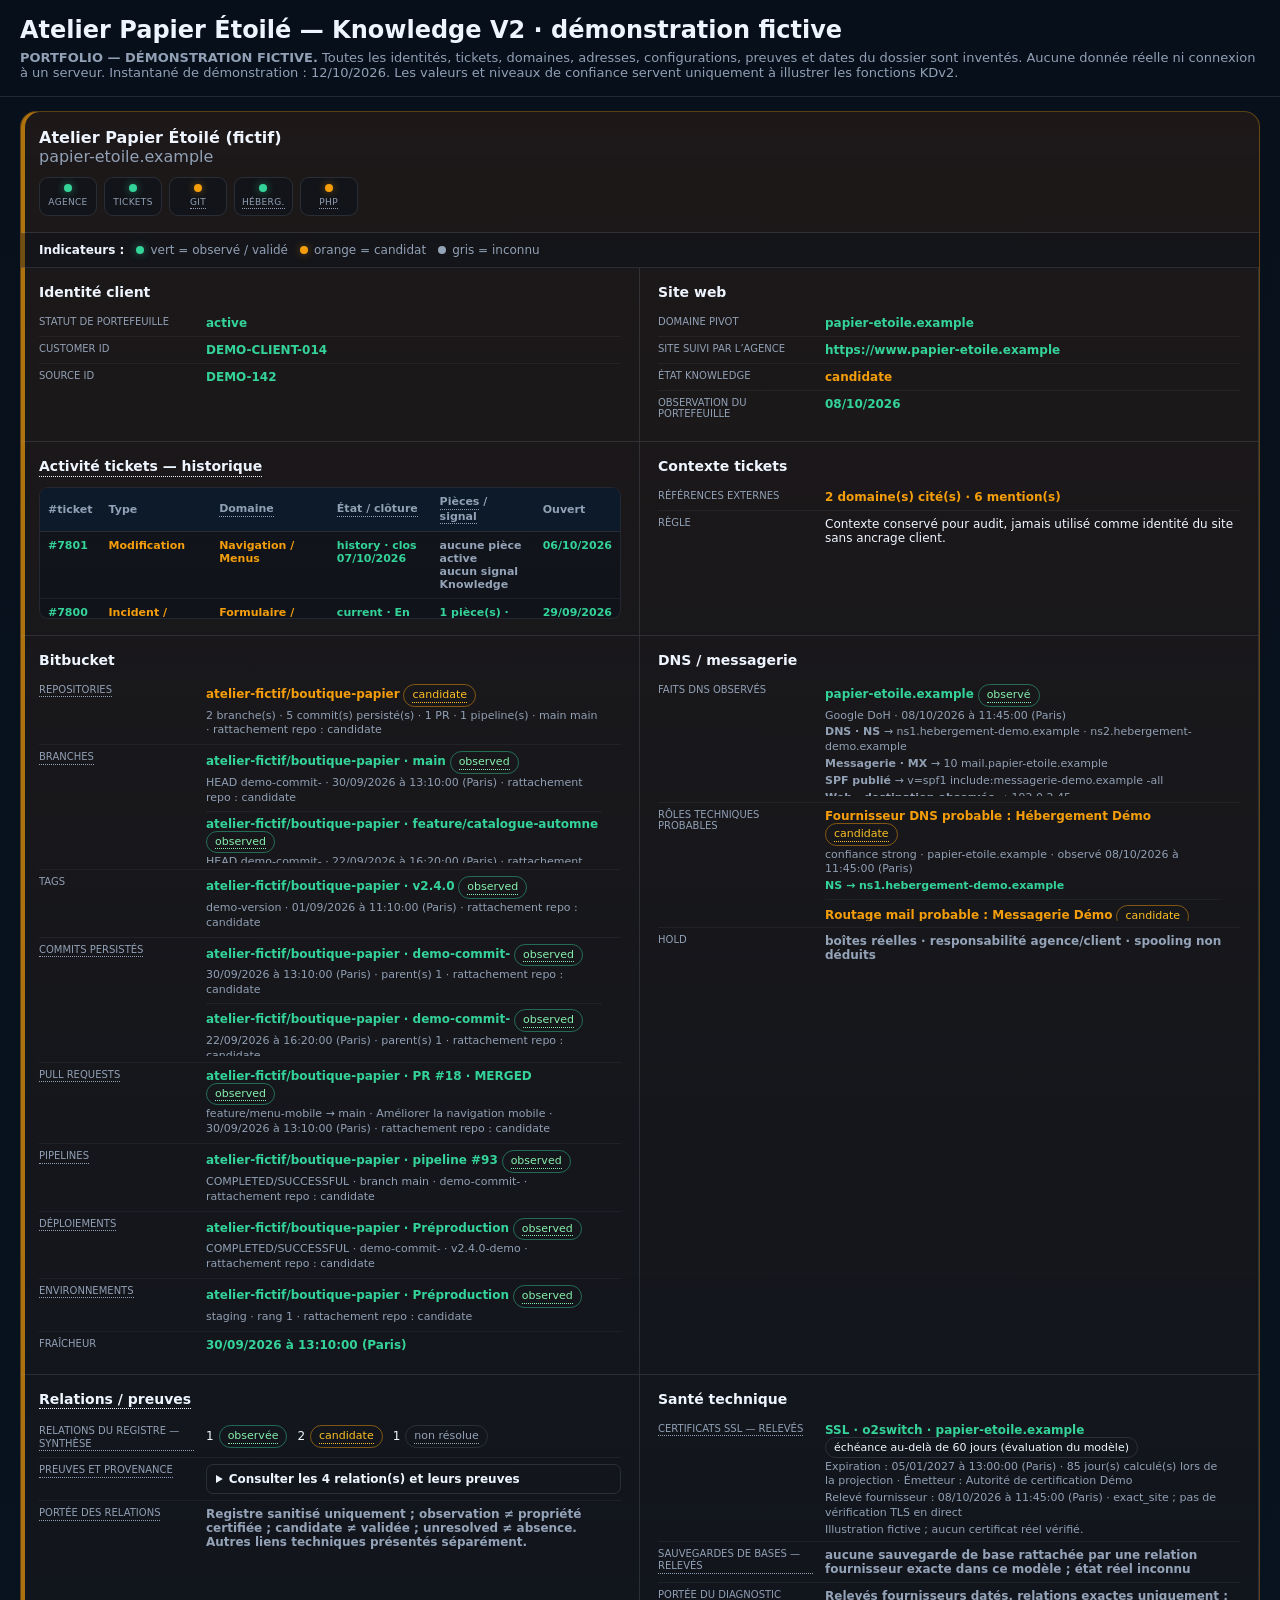
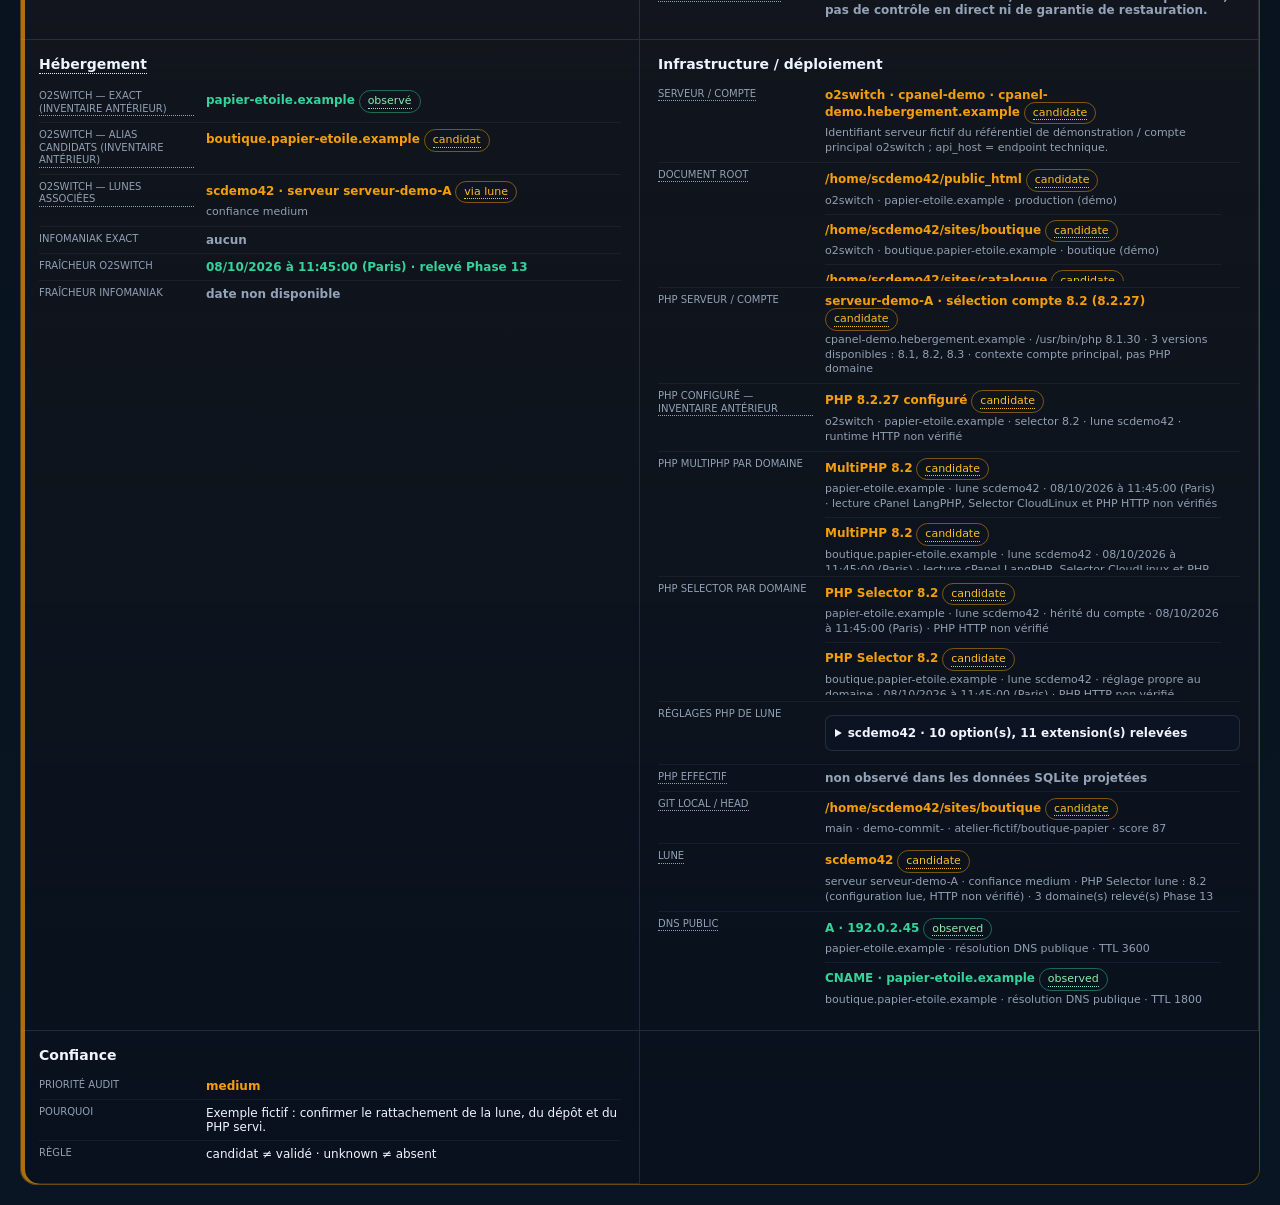
<file: demos/dwf-knowledge-fictive.html>
<!doctype html>
<html lang="fr">
<head>
<meta charset="utf-8">
<meta name="viewport" content="width=device-width,initial-scale=1">
<title>Atelier Papier Étoilé — Knowledge V2 · démonstration fictive</title>
<meta http-equiv="Content-Security-Policy" content="default-src 'none'; script-src 'unsafe-inline'; style-src 'unsafe-inline'; img-src data:; connect-src 'none'; form-action 'none'; base-uri 'none'">
<style>
:root {
  color-scheme: dark;
  --bg:#07101b; --panel:#0d1826; --border:rgba(148,163,184,.18);
  --text:#eef5ff; --muted:#91a0b5; --green:#34d399;
  --orange:#f59e0b; --blue:#38bdf8; --gray:#94a3b8;
}
* { box-sizing:border-box; }
body {
  margin:0; font-family:system-ui,sans-serif;
  background:linear-gradient(180deg,#07101b,#091522); color:var(--text);
}
header {
  position:sticky; top:0; z-index:20; padding:16px 20px;
  background:rgba(7,16,27,.96); border-bottom:1px solid var(--border);
  backdrop-filter:blur(8px);
}
h1 { margin:0 0 6px; font-size:24px; }
.subtitle { color:var(--muted); font-size:13px; }
.toolbar { display:flex; flex-wrap:wrap; gap:9px; margin-top:13px; }
button,input,select {
  background:#101b2b; color:var(--text); border:1px solid var(--border);
  border-radius:9px; padding:9px 12px;
}
.period-control {
  display:flex;
  align-items:center;
  gap:7px;
  color:var(--muted);
  font-size:12px;
}
.period-control select {
  padding:8px 10px;
}
button { cursor:pointer; }
button.active { border-color:rgba(56,189,248,.72); }
input { min-width:280px; }
main { max-width:1500px; margin:auto; padding:20px; }
.cockpit-back { display:flex; justify-content:flex-end; margin:0 0 12px; }
.cockpit-back a {
  display:inline-flex; align-items:center; color:var(--text); text-decoration:none;
  font-size:13px; border:1px solid var(--border); border-radius:999px;
  padding:8px 13px; background:rgba(13,24,38,.75);
}
.cockpit-back a:hover { background:#101b2b; border-color:rgba(148,163,184,.38); }
.summary { display:flex; gap:8px; flex-wrap:wrap; margin-bottom:14px; }
.pill,.badge {
  display:inline-block; border:1px solid var(--border);
  border-radius:999px; padding:3px 8px; font-size:11px;
}
.badge.observed,.badge.validated { color:#86efac; border-color:rgba(52,211,153,.45); }
.badge.candidate { color:#fbbf24; border-color:rgba(245,158,11,.48); }
.badge.unknown { color:var(--gray); }
.badge.score {
  color:#93c5fd;
  border-color:rgba(147,197,253,.48);
  background:rgba(59,130,246,.08);
}
.legend {
  margin-bottom:18px; padding:11px 13px; border:1px solid var(--border);
  border-radius:11px; background:rgba(13,24,38,.75); color:var(--muted); font-size:12px;
}
.legend strong { color:var(--text); }
.legend-item {
  display:inline-flex;
  align-items:center;
  gap:5px;
  white-space:nowrap;
}
.legend-square {
  width:10px;
  height:10px;
  border-radius:2px;
  display:inline-block;
  border:1px solid rgba(255,255,255,.18);
}
.legend-square.active {
  background:rgba(245,158,11,.72);
  border-color:rgba(245,158,11,.90);
}
.legend-square.inactive {
  background:rgba(148,163,184,.62);
  border-color:rgba(148,163,184,.78);
}
.legend-square.unknown {
  background:rgba(56,189,248,.58);
  border-color:rgba(56,189,248,.80);
}
.legend-dot {
  width:8px;
  height:8px;
  border-radius:50%;
  display:inline-block;
}
.legend-dot.observed {
  background:var(--green);
  box-shadow:0 0 8px rgba(52,211,153,.48);
}
.legend-dot.candidate {
  background:var(--orange);
  box-shadow:0 0 8px rgba(245,158,11,.40);
}
.legend-dot.unknown {
  background:var(--gray);
}
.cards {
  display:grid; grid-template-columns:repeat(auto-fill,minmax(285px,1fr)); gap:12px;
}
.card {
  border:1px solid var(--border); border-radius:14px; padding:14px;
  cursor:pointer; background:rgba(13,24,38,.96);
}
.card:hover { border-color:rgba(125,211,252,.38); }
.card.agence-active {
  background:linear-gradient(180deg,rgba(180,83,9,.20),rgba(13,24,38,.97));
  border-color:rgba(245,158,11,.38);
  box-shadow:inset 3px 0 0 rgba(245,158,11,.72);
}
.card.agence-inactive {
  background:linear-gradient(180deg,rgba(100,116,139,.14),rgba(13,24,38,.97));
  border-color:rgba(148,163,184,.34);
  box-shadow:inset 3px 0 0 rgba(148,163,184,.58);
}
.card.agence-unknown {
  background:linear-gradient(180deg,rgba(14,116,144,.14),rgba(13,24,38,.97));
  border-color:rgba(56,189,248,.30);
  box-shadow:inset 3px 0 0 rgba(56,189,248,.54);
}
.card h2 { margin:0 0 6px; font-size:18px; }
.muted { color:var(--muted); }
.kpis { display:grid; gap:5px; margin-top:10px; font-size:12px; }

.signal-row {
  display:flex;
  gap:7px;
  flex-wrap:wrap;
  margin-top:12px;
}
.signal {
  min-width:58px;
  padding:6px 7px;
  border:1px solid var(--border);
  border-radius:9px;
  text-align:center;
  background:rgba(7,16,27,.46);
}
.signal-dot {
  width:8px;
  height:8px;
  margin:0 auto 5px;
  border-radius:50%;
  background:var(--gray);
}
.signal.observed .signal-dot {
  background:var(--green);
  box-shadow:0 0 9px rgba(52,211,153,.55);
}
.signal.candidate .signal-dot {
  background:var(--orange);
  box-shadow:0 0 9px rgba(245,158,11,.45);
}
.signal.unknown .signal-dot {
  background:var(--gray);
}
.signal-label {
  color:var(--muted);
  font-size:9px;
  letter-spacing:.035em;
  text-transform:uppercase;
}
.detail {
  display:none; margin-top:18px; border:1px solid var(--border);
  border-radius:16px; background:rgba(8,17,29,.98); overflow:hidden;
}
.detail.open { display:block; }
.detail.agence-active {
  background:linear-gradient(180deg,rgba(180,83,9,.13),rgba(8,17,29,.99));
  border-color:rgba(245,158,11,.34);
  box-shadow:inset 4px 0 0 rgba(245,158,11,.68);
}
.detail.agence-inactive {
  background:linear-gradient(180deg,rgba(100,116,139,.11),rgba(8,17,29,.99));
  border-color:rgba(148,163,184,.32);
  box-shadow:inset 4px 0 0 rgba(148,163,184,.54);
}
.detail.agence-unknown {
  background:linear-gradient(180deg,rgba(14,116,144,.12),rgba(8,17,29,.99));
  border-color:rgba(56,189,248,.29);
  box-shadow:inset 4px 0 0 rgba(56,189,248,.50);
}
.detail-head {
  padding:16px 18px; border-bottom:1px solid var(--border);
  display:flex; justify-content:space-between; gap:16px; align-items:flex-start;
}
.detail-title-block {
  min-width:0;
}
.detail-signal-row {
  display:flex;
  flex-wrap:wrap;
  gap:7px;
  margin-top:11px;
}
.detail-grid { display:grid; grid-template-columns:repeat(2,minmax(0,1fr)); }
.section { padding:16px 18px; border-right:1px solid var(--border); border-bottom:1px solid var(--border); }
.section h3 { margin:0 0 10px; font-size:14px; }
.row {
  display:grid; grid-template-columns:155px 1fr; gap:12px; padding:6px 0;
  border-top:1px solid rgba(148,163,184,.08); font-size:12px;
}
.row:first-of-type { border-top:0; }
.key { color:var(--muted); text-transform:uppercase; font-size:10px; }
.detail-multi-scroll,
.infra-scroll {
  max-height:112px;
  overflow-y:auto;
  overflow-x:hidden;
  padding-right:4px;
  scrollbar-gutter:stable;
  overscroll-behavior:contain;
}
.infra-item {
  padding:5px 0;
  border-top:1px solid rgba(148,163,184,.08);
  overflow-wrap:anywhere;
  word-break:break-word;
}
.infra-item:first-child { border-top:0; padding-top:0; }
.infra-item:last-child { padding-bottom:0; }
.infra-sub {
  margin-top:2px;
  color:var(--muted);
  font-size:11px;
  line-height:1.35;
  overflow-wrap:anywhere;
  word-break:break-word;
}
/* Les réglages PHP sont consultables uniquement à la demande et restent dans le détail. */
.php-settings {
  margin:7px 0; padding:7px 9px; border:1px solid var(--border);
  border-radius:7px; background:rgba(15,23,42,.38);
}
.php-settings > summary { cursor:pointer; font-weight:650; padding:3px 0; }
.php-settings > summary:focus-visible { outline:2px solid var(--cyan); outline-offset:3px; }
.php-settings-body { max-height:240px; overflow-y:auto; padding:4px 2px; scrollbar-gutter:stable; }
.php-settings-group { margin-top:6px; }
.php-settings-grid { display:grid; grid-template-columns:minmax(0,1fr) auto; gap:4px 12px; margin-top:5px; font-size:11px; }
.php-settings-key { overflow-wrap:anywhere; color:var(--muted); }
.php-settings-value { text-align:right; overflow-wrap:anywhere; }
/* Synthèse des relations puis preuves détaillées à ouvrir à la demande. */
.relation-overview { display:flex; flex-wrap:wrap; align-items:center; gap:6px 10px; }
.relation-count { display:inline-flex; align-items:center; gap:5px; }
.relation-details { padding:7px 9px; border:1px solid var(--border); border-radius:7px; }
.relation-details > summary { cursor:pointer; font-weight:600; }
.relation-details > summary:focus-visible { outline:2px solid var(--cyan); outline-offset:3px; }
.relation-details .detail-multi-scroll { max-height:240px; margin-top:8px; }
.infra-path { overflow-wrap:anywhere; word-break:break-word; }
.unattached {
  display:none; margin-top:18px; border:1px solid var(--border);
  border-radius:14px; padding:16px; background:rgba(13,24,38,.84);
}
.unattached-row {
  display:flex; justify-content:space-between; padding:10px 12px;
  border:1px solid var(--border); border-radius:10px; margin-top:8px;
}
body.detail-mode .toolbar,
body.detail-mode #summary,
body.detail-mode .legend,
body.detail-mode #cards,
body.detail-mode #unattached,
body.detail-mode #moreRow {
  display:none !important;
}
body.detail-mode main {
  max-width:1320px;
  margin:0 auto;
  padding-top:14px;
}
body.detail-mode .detail {
  margin-top:0;
}
.back-button {
  font-weight:700;
}
.top-button {
  position:fixed;
  right:18px;
  bottom:18px;
  z-index:40;
  display:none;
  min-width:46px;
  box-shadow:0 8px 24px rgba(0,0,0,.32);
}
.top-button.visible {
  display:block;
}
.value-tone { font-weight:600; }
.value-tone.observed { color:var(--green); }
.value-tone.candidate { color:var(--orange); }
.value-tone.unknown { color:var(--gray); }
.ticket-history-scroll {
  max-height:132px;
  overflow-y:auto;
  border:1px solid rgba(148,163,184,.14);
  border-radius:9px;
  background:rgba(7,16,27,.46);
}
.ticket-history-table { width:100%; border-collapse:collapse; font-size:11px; }
.ticket-history-table th {
  position:sticky; top:0; z-index:1; text-align:left; color:var(--muted);
  background:#0d1a2a; padding:7px 8px; border-bottom:1px solid var(--border);
}
.ticket-history-table td { padding:7px 8px; border-top:1px solid rgba(148,163,184,.08); vertical-align:top; }
.ticket-history-table td:first-child,.ticket-history-table th:first-child,.ticket-history-table td:last-child,.ticket-history-table th:last-child { white-space:nowrap; }
.detail-legend {
  color:var(--muted); font-size:12px;
  display:flex; flex-wrap:wrap; gap:12px; align-items:center;
}
.detail-legend-bar {
  padding:10px 18px;
  border-bottom:1px solid var(--border);
  background:rgba(7,16,27,.36);
}
.detail-legend strong { color:var(--text); }
.detail-legend-item { display:inline-flex; align-items:center; gap:6px; }
.detail-legend-dot { width:8px; height:8px; border-radius:50%; display:inline-block; }
.detail-legend-dot.observed { background:var(--green); box-shadow:0 0 8px rgba(52,211,153,.48); }
.detail-legend-dot.candidate { background:var(--orange); box-shadow:0 0 8px rgba(245,158,11,.40); }
.detail-legend-dot.unknown { background:var(--gray); }
.more-row {
  display:flex;
  justify-content:center;
  margin:18px 0 4px;
}
.tech-section {
  margin-bottom:22px;
}
.tech-section h2 {
  display:flex;
  justify-content:space-between;
  gap:12px;
  align-items:center;
}
.tech-grid {
  display:grid;
  grid-template-columns:repeat(auto-fill,minmax(260px,1fr));
  gap:10px;
}
.tech-card {
  border:1px solid var(--border);
  border-left:3px solid rgba(56,189,248,.52);
  border-radius:12px;
  padding:12px;
  background:linear-gradient(180deg,rgba(14,116,144,.09),rgba(13,24,38,.97));
  min-width:0;
  overflow:hidden;
}
.tech-card strong {
  display:block;
  margin-bottom:5px;
  overflow-wrap:anywhere;
  word-break:break-word;
}
.tech-meta {
  color:var(--muted);
  font-size:12px;
  line-height:1.35;
  overflow-wrap:anywhere;
  word-break:break-word;
  white-space:normal;
}
.tech-path {
  display:-webkit-box;
  -webkit-box-orient:vertical;
  -webkit-line-clamp:3;
  overflow:hidden;
}
.tech-note {
  margin:6px 0 16px;
  color:var(--muted);
  font-size:12px;
  line-height:1.45;
}
.agence-term {
  position: relative;
  display: inline-flex;
  align-items: center;
  border-bottom: 1px dotted currentColor;
  cursor: help;
  line-height: 1.25;
  outline: none;
}
.agence-term::after {
  content: attr(data-tooltip);
  position: absolute;
  left: 0;
  bottom: calc(100% + 8px);
  z-index: 120;
  width: max-content;
  max-width: min(320px, 72vw);
  padding: 8px 10px;
  border: 1px solid rgba(148, 163, 184, .34);
  border-radius: 9px;
  background: #050b13;
  color: #e8eef7;
  box-shadow: 0 10px 30px rgba(0, 0, 0, .38);
  font-size: 11px;
  font-weight: 600;
  line-height: 1.35;
  white-space: normal;
  opacity: 0;
  transform: translateY(3px);
  pointer-events: none;
  transition: opacity .12s ease, transform .12s ease;
}
.agence-term:hover::after,
.agence-term:focus::after,
.agence-term:focus-visible::after {
  opacity: 1;
  transform: translateY(0);
}
.agence-term:focus-visible {
  border-radius: 3px;
  box-shadow: 0 0 0 2px rgba(56, 189, 248, .38);
}
@media(max-width:820px) { .detail-grid { grid-template-columns:1fr; } }

header .toolbar, .cockpit-back, #summary, .legend, #cards, #unattached,
#moreRow, .back-button { display:none !important; }
body.detail-mode #detail { display:block; }
header { position:static; }

</style>
</head>
<body>
<header>
  <h1>Atelier Papier Étoilé — Knowledge V2 · démonstration fictive</h1>
  <div class="subtitle"><strong>PORTFOLIO — DÉMONSTRATION FICTIVE.</strong> Toutes les identités, tickets, domaines, adresses, configurations, preuves et dates du dossier sont inventés. Aucune donnée réelle ni connexion à un serveur. Instantané de démonstration : 12/10/2026. Les valeurs et niveaux de confiance servent uniquement à illustrer les fonctions KDv2.</div>
  <div class="toolbar">
    <button class="active" data-view="recent">Activité récente — 12 mois</button>
    <button data-view="agence">Portefeuille de l’agence fictive</button>
    <button data-view="history">Historique</button>
    <button data-view="unattached">Objets techniques hors radar</button>
    <label class="period-control">
      Fenêtre
      <select id="activityWindow">
        <option value="12" selected>12 mois</option>
        <option value="24">24 mois</option>
        <option value="36">36 mois</option>
        <option value="all">Tout l'historique</option>
      </select>
    </label>
    <input id="search" placeholder="Rechercher client, domaine, repo…">
  </div>
</header>

<main>
  
  <div id="summary" class="summary"></div>

  <div class="legend">
    <strong>Carte :</strong>
    <span class="legend-item"><span class="legend-square active"></span>teinte chaude = actif dans le portefeuille fictif</span> ·
    <span class="legend-item"><span class="legend-square inactive"></span>gris = inactif dans le portefeuille fictif</span> ·
    <span class="legend-item"><span class="legend-square unknown"></span>bleu sombre = statut de portefeuille inconnu</span>.
    <strong>Indicateurs :</strong>
    <span class="legend-item"><span class="legend-dot observed"></span>vert = observé/validé</span> ·
    <span class="legend-item"><span class="legend-dot candidate"></span>orange = candidat</span> ·
    <span class="legend-item"><span class="legend-dot unknown"></span>gris = inconnu</span>.
  </div>

  <div id="cards" class="cards"></div>
  <div id="detail" class="detail"></div>

  <section id="unattached" class="unattached"></section>
  <div id="moreRow" class="more-row"></div>
</main>

<button id="topButton" class="top-button" type="button" onclick="goTop()" title="Retour en haut">
  ↑ Haut
</button>

<script id="knowledge-data" type="application/json">{"version":"knowledge_v2_portfolio_demo_1","rolling_activity_window":{"days":365,"start":"2025-10-13","end":"2026-10-12"},"corpus_reference_date":"2026-10-12","entities":[{"customer_key":"client-demonstration-papier-etoile","customer_id":"DEMO-CLIENT-014","source_customer_external_id":"DEMO-142","company":"Atelier Papier Étoilé (fictif)","customer_active":1,"activity":{"ticket_count_corpus":30,"ticket_opened_dates":["2026-10-06","2026-09-29","2026-09-18","2026-09-10","2026-08-27","2026-08-04","2026-07-21","2026-07-08","2026-06-24","2026-06-11","2026-05-19","2026-04-28","2026-04-14","2026-03-26","2026-03-04","2026-02-17","2026-01-29","2026-01-12","2025-12-09","2025-11-06","2025-10-21","2025-09-03","2025-07-15","2025-06-12","2025-04-17","2025-02-20","2024-11-08","2024-08-21","2024-05-06","2024-02-14"],"latest_ticket":{"ticket_number":"7801","opened_at":"2026-10-06","subject":"Ajustement du menu mobile sur la boutique"},"ticket_count_recent_200":30},"rolling_activity":{"window_days":365,"window_start":"2025-10-13","window_end":"2026-10-12","ticket_count":21,"latest_ticket":{"ticket_number":"7801","opened_at":"2026-10-06","subject":"Ajustement du menu mobile sur la boutique"},"has_recent_activity":true},"ticket_history":[{"ticket_number":"7801","opened_at":"2026-10-06","closed_at":"2026-10-07","state":"history","closure_status_raw":"","subject":"Ajustement du menu mobile sur la boutique","ticket_status":"observed","date_status":"observed","type":{"value":"Modification","status":"candidate"},"domain":{"value":"Navigation / Menus","status":"candidate"},"assets":{"count":0,"by_kind":{},"availability":{}},"knowledge_review_flag":{"flag_type":"","status":"","reviewed_by":""}},{"ticket_number":"7800","opened_at":"2026-09-29","closed_at":"","state":"current","closure_status_raw":"En cours de traitement","subject":"Correction du formulaire de demande de devis","ticket_status":"observed","date_status":"observed","type":{"value":"Incident / Correctif","status":"candidate"},"domain":{"value":"Formulaire / Contact","status":"candidate"},"assets":{"count":1,"by_kind":{"attachment":1},"availability":{"available":1}},"knowledge_review_flag":{"flag_type":"","status":"","reviewed_by":""}},{"ticket_number":"7799","opened_at":"2026-09-18","closed_at":"2026-09-21","state":"history","closure_status_raw":"","subject":"Mise à jour des visuels de la page d’accueil","ticket_status":"observed","date_status":"observed","type":{"value":"Évolution / Ajout","status":"candidate"},"domain":{"value":"Médias / Photos","status":"candidate"},"assets":{"count":1,"by_kind":{"attachment":1},"availability":{"available":1}},"knowledge_review_flag":{"flag_type":"","status":"","reviewed_by":""}},{"ticket_number":"7798","opened_at":"2026-09-10","closed_at":"2026-09-14","state":"history","closure_status_raw":"","subject":"Vérification des notifications e-mail de commande","ticket_status":"observed","date_status":"observed","type":{"value":"Maintenance / Mise à jour","status":"candidate"},"domain":{"value":"Email / Messagerie","status":"candidate"},"assets":{"count":0,"by_kind":{},"availability":{}},"knowledge_review_flag":{"flag_type":"","status":"","reviewed_by":""}},{"ticket_number":"7797","opened_at":"2026-08-27","closed_at":"2026-08-28","state":"history","closure_status_raw":"","subject":"Ajout de la gamme carnets personnalisés","ticket_status":"observed","date_status":"observed","type":{"value":"Évolution / Ajout","status":"candidate"},"domain":{"value":"Catalogue / Documents","status":"candidate"},"assets":{"count":2,"by_kind":{"embedded_media":2},"availability":{"available":2}},"knowledge_review_flag":{"flag_type":"","status":"","reviewed_by":""}},{"ticket_number":"7796","opened_at":"2026-08-04","closed_at":"2026-08-06","state":"history","closure_status_raw":"","subject":"Optimisation de l’affichage des fiches produits","ticket_status":"observed","date_status":"observed","type":{"value":"Modification","status":"candidate"},"domain":{"value":"E-commerce / Paiement","status":"candidate"},"assets":{"count":1,"by_kind":{"attachment":1},"availability":{"available":1}},"knowledge_review_flag":{"flag_type":"","status":"","reviewed_by":""}},{"ticket_number":"7795","opened_at":"2026-07-21","closed_at":"2026-07-24","state":"history","closure_status_raw":"","subject":"Contrôle du certificat HTTPS après renouvellement","ticket_status":"observed","date_status":"observed","type":{"value":"Maintenance / Mise à jour","status":"candidate"},"domain":{"value":"Hébergement / DNS","status":"candidate"},"assets":{"count":0,"by_kind":{},"availability":{}},"knowledge_review_flag":{"flag_type":"","status":"","reviewed_by":""}},{"ticket_number":"7794","opened_at":"2026-07-08","closed_at":"2026-07-12","state":"history","closure_status_raw":"","subject":"Création d’une page conseils papier","ticket_status":"observed","date_status":"observed","type":{"value":"Création / Configuration","status":"candidate"},"domain":{"value":"Contenu / Pages","status":"candidate"},"assets":{"count":1,"by_kind":{"attachment":1},"availability":{"available":1}},"knowledge_review_flag":{"flag_type":"","status":"","reviewed_by":""}},{"ticket_number":"7793","opened_at":"2026-06-24","closed_at":"2026-06-25","state":"history","closure_status_raw":"","subject":"Erreur de calcul des frais de livraison","ticket_status":"observed","date_status":"observed","type":{"value":"Incident / Correctif","status":"candidate"},"domain":{"value":"E-commerce / Paiement","status":"candidate"},"assets":{"count":2,"by_kind":{"embedded_media":2},"availability":{"available":2}},"knowledge_review_flag":{"flag_type":"","status":"","reviewed_by":""}},{"ticket_number":"7792","opened_at":"2026-06-11","closed_at":"2026-06-13","state":"history","closure_status_raw":"","subject":"Réglage des redirections d’anciennes catégories","ticket_status":"observed","date_status":"observed","type":{"value":"Modification","status":"candidate"},"domain":{"value":"Hébergement / DNS","status":"candidate"},"assets":{"count":0,"by_kind":{},"availability":{}},"knowledge_review_flag":{"flag_type":"","status":"","reviewed_by":""}},{"ticket_number":"7791","opened_at":"2026-05-19","closed_at":"2026-05-22","state":"history","closure_status_raw":"","subject":"Ajout du bandeau promotionnel d’été","ticket_status":"observed","date_status":"observed","type":{"value":"Évolution / Ajout","status":"candidate"},"domain":{"value":"Contenu / Pages","status":"candidate"},"assets":{"count":1,"by_kind":{"attachment":1},"availability":{"available":1}},"knowledge_review_flag":{"flag_type":"","status":"","reviewed_by":""}},{"ticket_number":"7790","opened_at":"2026-04-28","closed_at":"2026-05-02","state":"history","closure_status_raw":"","subject":"Amélioration du temps de chargement","ticket_status":"observed","date_status":"observed","type":{"value":"Maintenance / Mise à jour","status":"candidate"},"domain":{"value":"Affichage / Front-end","status":"candidate"},"assets":{"count":1,"by_kind":{"attachment":1},"availability":{"available":1}},"knowledge_review_flag":{"flag_type":"","status":"","reviewed_by":""}},{"ticket_number":"7789","opened_at":"2026-04-14","closed_at":"2026-04-15","state":"history","closure_status_raw":"","subject":"Mise à jour du catalogue téléchargeable","ticket_status":"observed","date_status":"observed","type":{"value":"Modification","status":"candidate"},"domain":{"value":"Catalogue / Documents","status":"candidate"},"assets":{"count":0,"by_kind":{},"availability":{}},"knowledge_review_flag":{"flag_type":"","status":"","reviewed_by":""}},{"ticket_number":"7788","opened_at":"2026-03-26","closed_at":"2026-03-28","state":"history","closure_status_raw":"","subject":"Vérification des paramètres PHP de la boutique","ticket_status":"observed","date_status":"observed","type":{"value":"Maintenance / Mise à jour","status":"candidate"},"domain":{"value":"CMS / Plugins","status":"candidate"},"assets":{"count":1,"by_kind":{"attachment":1},"availability":{"available":1}},"knowledge_review_flag":{"flag_type":"","status":"","reviewed_by":""}},{"ticket_number":"7787","opened_at":"2026-03-04","closed_at":"2026-03-07","state":"history","closure_status_raw":"","subject":"Correction d’un affichage sur tablette","ticket_status":"observed","date_status":"observed","type":{"value":"Incident / Correctif","status":"candidate"},"domain":{"value":"Affichage / Front-end","status":"candidate"},"assets":{"count":1,"by_kind":{"attachment":1},"availability":{"available":1}},"knowledge_review_flag":{"flag_type":"","status":"","reviewed_by":""}},{"ticket_number":"7786","opened_at":"2026-02-17","closed_at":"2026-02-21","state":"history","closure_status_raw":"","subject":"Ajout d’une FAQ pour les livraisons","ticket_status":"observed","date_status":"observed","type":{"value":"Évolution / Ajout","status":"candidate"},"domain":{"value":"Contenu / Pages","status":"candidate"},"assets":{"count":0,"by_kind":{},"availability":{}},"knowledge_review_flag":{"flag_type":"","status":"","reviewed_by":""}},{"ticket_number":"7785","opened_at":"2026-01-29","closed_at":"2026-01-30","state":"history","closure_status_raw":"","subject":"Révision du message de confirmation de commande","ticket_status":"observed","date_status":"observed","type":{"value":"Modification","status":"candidate"},"domain":{"value":"E-commerce / Paiement","status":"candidate"},"assets":{"count":2,"by_kind":{"embedded_media":2},"availability":{"available":2}},"knowledge_review_flag":{"flag_type":"","status":"","reviewed_by":""}},{"ticket_number":"7784","opened_at":"2026-01-12","closed_at":"2026-01-14","state":"history","closure_status_raw":"","subject":"Mise à jour des horaires de contact","ticket_status":"observed","date_status":"observed","type":{"value":"Modification","status":"candidate"},"domain":{"value":"Formulaire / Contact","status":"candidate"},"assets":{"count":1,"by_kind":{"attachment":1},"availability":{"available":1}},"knowledge_review_flag":{"flag_type":"","status":"","reviewed_by":""}},{"ticket_number":"7783","opened_at":"2025-12-09","closed_at":"2025-12-12","state":"history","closure_status_raw":"","subject":"Nouvelle bannière pour les fêtes","ticket_status":"observed","date_status":"observed","type":{"value":"Évolution / Ajout","status":"candidate"},"domain":{"value":"Médias / Photos","status":"candidate"},"assets":{"count":0,"by_kind":{},"availability":{}},"knowledge_review_flag":{"flag_type":"","status":"","reviewed_by":""}},{"ticket_number":"7782","opened_at":"2025-11-06","closed_at":"2025-11-10","state":"history","closure_status_raw":"","subject":"Contrôle des adresses e-mail de service","ticket_status":"observed","date_status":"observed","type":{"value":"Maintenance / Mise à jour","status":"candidate"},"domain":{"value":"Email / Messagerie","status":"candidate"},"assets":{"count":1,"by_kind":{"attachment":1},"availability":{"available":1}},"knowledge_review_flag":{"flag_type":"","status":"","reviewed_by":""}},{"ticket_number":"7781","opened_at":"2025-10-21","closed_at":"2025-10-22","state":"history","closure_status_raw":"","subject":"Ajustement des filtres de recherche produits","ticket_status":"observed","date_status":"observed","type":{"value":"Modification","status":"candidate"},"domain":{"value":"E-commerce / Paiement","status":"candidate"},"assets":{"count":2,"by_kind":{"embedded_media":2},"availability":{"available":2}},"knowledge_review_flag":{"flag_type":"","status":"","reviewed_by":""}},{"ticket_number":"7780","opened_at":"2025-09-03","closed_at":"2025-09-05","state":"history","closure_status_raw":"","subject":"Création d’une page présentation de l’atelier","ticket_status":"observed","date_status":"observed","type":{"value":"Création / Configuration","status":"candidate"},"domain":{"value":"Contenu / Pages","status":"candidate"},"assets":{"count":0,"by_kind":{},"availability":{}},"knowledge_review_flag":{"flag_type":"","status":"","reviewed_by":""}},{"ticket_number":"7779","opened_at":"2025-07-15","closed_at":"2025-07-18","state":"history","closure_status_raw":"","subject":"Ajout d’un formulaire pour les commandes professionnelles","ticket_status":"observed","date_status":"observed","type":{"value":"Évolution / Ajout","status":"candidate"},"domain":{"value":"Formulaire / Contact","status":"candidate"},"assets":{"count":1,"by_kind":{"attachment":1},"availability":{"available":1}},"knowledge_review_flag":{"flag_type":"","status":"","reviewed_by":""}},{"ticket_number":"7778","opened_at":"2025-06-12","closed_at":"2025-06-16","state":"history","closure_status_raw":"","subject":"Correction du référencement des fiches produits","ticket_status":"observed","date_status":"observed","type":{"value":"Incident / Correctif","status":"candidate"},"domain":{"value":"SEO / Référencement","status":"candidate"},"assets":{"count":1,"by_kind":{"attachment":1},"availability":{"available":1}},"knowledge_review_flag":{"flag_type":"","status":"","reviewed_by":""}},{"ticket_number":"7777","opened_at":"2025-04-17","closed_at":"2025-04-18","state":"history","closure_status_raw":"","subject":"Mise à jour du thème de la boutique","ticket_status":"observed","date_status":"observed","type":{"value":"Maintenance / Mise à jour","status":"candidate"},"domain":{"value":"CMS / Plugins","status":"candidate"},"assets":{"count":0,"by_kind":{},"availability":{}},"knowledge_review_flag":{"flag_type":"","status":"","reviewed_by":""}},{"ticket_number":"7776","opened_at":"2025-02-20","closed_at":"2025-02-22","state":"history","closure_status_raw":"","subject":"Création d’une rubrique papeterie artisanale","ticket_status":"observed","date_status":"observed","type":{"value":"Création / Configuration","status":"candidate"},"domain":{"value":"Navigation / Menus","status":"candidate"},"assets":{"count":1,"by_kind":{"attachment":1},"availability":{"available":1}},"knowledge_review_flag":{"flag_type":"","status":"","reviewed_by":""}},{"ticket_number":"7775","opened_at":"2024-11-08","closed_at":"2024-11-11","state":"history","closure_status_raw":"","subject":"Contrôle des liens du pied de page","ticket_status":"observed","date_status":"observed","type":{"value":"Maintenance / Mise à jour","status":"candidate"},"domain":{"value":"Contenu / Pages","status":"candidate"},"assets":{"count":1,"by_kind":{"attachment":1},"availability":{"available":1}},"knowledge_review_flag":{"flag_type":"","status":"","reviewed_by":""}},{"ticket_number":"7774","opened_at":"2024-08-21","closed_at":"2024-08-25","state":"history","closure_status_raw":"","subject":"Ajout du suivi des commandes dans l’espace client","ticket_status":"observed","date_status":"observed","type":{"value":"Évolution / Ajout","status":"candidate"},"domain":{"value":"E-commerce / Paiement","status":"candidate"},"assets":{"count":0,"by_kind":{},"availability":{}},"knowledge_review_flag":{"flag_type":"","status":"","reviewed_by":""}},{"ticket_number":"7773","opened_at":"2024-05-06","closed_at":"2024-05-07","state":"history","closure_status_raw":"","subject":"Vérification de la sauvegarde des médias","ticket_status":"observed","date_status":"observed","type":{"value":"Maintenance / Mise à jour","status":"candidate"},"domain":{"value":"Hébergement / DNS","status":"candidate"},"assets":{"count":2,"by_kind":{"embedded_media":2},"availability":{"available":2}},"knowledge_review_flag":{"flag_type":"","status":"","reviewed_by":""}},{"ticket_number":"7772","opened_at":"2024-02-14","closed_at":"2024-02-16","state":"history","closure_status_raw":"","subject":"Mise à jour des mentions légales","ticket_status":"observed","date_status":"observed","type":{"value":"Modification","status":"candidate"},"domain":{"value":"Contenu / Pages","status":"candidate"},"assets":{"count":1,"by_kind":{"attachment":1},"availability":{"available":1}},"knowledge_review_flag":{"flag_type":"","status":"","reviewed_by":""}}],"freshness":{"agence":{"website_last_seen_at":"2026-10-08","latest_ticket_opened_at":"2026-10-06"},"bitbucket":{"latest_repository_updated_on":"2026-09-30T11:10:00+00:00"},"o2switch":{"latest_run_id":"DEMO-01","phase13_latest_observed_at":"2026-10-08T09:45:00+00:00"},"infomaniak":{"latest_run_id":null}},"site_state":"candidate","websites":[{"url":"https://www.papier-etoile.example","is_active":true,"source":"demo_agence","last_seen_at":"2026-10-08"}],"domains":[{"domain":"papier-etoile.example","evidence":["inventaire fictif"],"relation_seed":true,"ticket_count_recent":6,"context_visible":false,"context_reasons":["Domaine principal illustratif"]},{"domain":"boutique.papier-etoile.example","evidence":["ticket fictif"],"relation_seed":false,"ticket_count_recent":4,"context_visible":true,"context_reasons":["Référencé dans 4 tickets fictifs"]},{"domain":"catalogue.papier-etoile.example","evidence":["ticket fictif"],"relation_seed":false,"ticket_count_recent":2,"context_visible":true,"context_reasons":["Mentionné dans un ancien projet fictif"]}],"historical_domain_candidates":[{"domain":"papier-etoile.example","score":95,"occurrences":10,"evidence":["Correspondances dans les tickets fictifs"],"provider_exact":["o2switch"],"proofs":[{"ticket_number":"7801","opened_at":"2026-10-06"}],"state":"candidate","relation_seed":true}],"provider_domain_candidates":[],"repository_candidates":[{"value":"atelier-fictif/boutique-papier","evidence":"Nom du projet et domaine fictifs convergents.","score":92,"state":"candidate"}],"o2switch_exact_matches":[{"domain":"papier-etoile.example","match":"exact_fqdn","provider":"o2switch"}],"o2switch_alias_candidates":[{"domain":"boutique.papier-etoile.example","state":"candidate"}],"infomaniak_exact_matches":[],"historical_o2switch_exact_matches":[],"historical_infomaniak_exact_matches":[],"audit_priority":"medium","audit_reason":"Exemple fictif : confirmer le rattachement de la lune, du dépôt et du PHP servi.","infrastructure":{"schema_version":"phase11_infrastructure_v2","multi_value":true,"proof_states":["observed","candidate","unknown"],"domains":[{"domain":"papier-etoile.example","relation_status":"observed","evidence":["inventaire fictif"]},{"domain":"boutique.papier-etoile.example","relation_status":"candidate","evidence":["configuration fictive"]},{"domain":"catalogue.papier-etoile.example","relation_status":"candidate","evidence":["historique fictif"]}],"hosting":{"o2switch_exact":[{"domain":"papier-etoile.example","provider":"o2switch","match":"exact_fqdn"}],"o2switch_candidates":[{"domain":"boutique.papier-etoile.example","provider":"o2switch","state":"candidate"}],"infomaniak_exact":[]},"servers":[{"provider":"o2switch","cpanel_user":"cpanel-demo","api_host":"cpanel-demo.hebergement.example","relation_status":"candidate"}],"lunes":{"status":"candidate","values":[{"value":"scdemo42","provider":"o2switch","server_account":"serveur-demo-A","relation_status":"candidate","relation_confidence":"medium","source":"phase13_demo_projection","phase13_provider_observed":"2026-10-08","phase13_source_round":"DEMO-ROUND-01","phase13_domain_count":3,"phase13_php_selector_account":{"version":"8.2","observed_at":"2026-10-08T09:45:00+00:00","source":"cloudlinux_php_selector_browser_readonly","http_runtime_verified":false,"safe_options":{"memory_limit":"512M","max_execution_time":"90","max_input_vars":"3000","upload_max_filesize":"64M","post_max_size":"64M","file_uploads":true,"display_errors":false,"log_errors":true,"allow_url_fopen":true,"date.timezone":"Europe/Paris"},"extensions":{"curl":true,"intl":true,"mbstring":true,"gd":true,"imagick":false,"zip":true,"mysqli":true,"pdo_mysql":true,"openssl":true,"opcache":true,"redis":false}}}],"reason":"Sous-compte cPanel fictif rattaché à titre d’exemple ; confirmation requise."},"dns":{"status":"public_observed","resolved_targets":[{"domain":"papier-etoile.example","record_type":"A","target":"192.0.2.45","ttl":3600,"relation_status":"observed","source":"public_dns_doh_demo","source_observed_at":"2026-10-08T09:45:00+00:00","meaning":"public_dns_resolution"},{"domain":"boutique.papier-etoile.example","record_type":"CNAME","target":"papier-etoile.example","ttl":1800,"relation_status":"observed","source":"public_dns_doh_demo","source_observed_at":"2026-10-08T09:45:00+00:00","meaning":"public_dns_resolution"}],"provider_vhost_addresses":[],"guardrail":"Adresses réservées à la documentation ; aucune infrastructure réelle ciblée.","observed_records":[{"domain":"papier-etoile.example","record_type":"A","value":"192.0.2.45","ttl":3600,"relation_status":"observed","source":"public_dns_doh_demo","source_observed_at":"2026-10-08T09:45:00+00:00","record_owner":"papier-etoile.example","resolution_scope":"direct","meaning":"public_dns_operational_fact"},{"domain":"papier-etoile.example","record_type":"NS","value":"ns1.hebergement-demo.example","ttl":3600,"relation_status":"observed","source":"public_dns_doh_demo","source_observed_at":"2026-10-08T09:45:00+00:00","record_owner":"papier-etoile.example","resolution_scope":"direct","meaning":"public_dns_operational_fact"},{"domain":"papier-etoile.example","record_type":"NS","value":"ns2.hebergement-demo.example","ttl":3600,"relation_status":"observed","source":"public_dns_doh_demo","source_observed_at":"2026-10-08T09:45:00+00:00","record_owner":"papier-etoile.example","resolution_scope":"direct","meaning":"public_dns_operational_fact"},{"domain":"papier-etoile.example","record_type":"MX","value":"mail.papier-etoile.example","ttl":3600,"relation_status":"observed","source":"public_dns_doh_demo","source_observed_at":"2026-10-08T09:45:00+00:00","record_owner":"papier-etoile.example","resolution_scope":"direct","meaning":"public_dns_operational_fact","priority":10},{"domain":"papier-etoile.example","record_type":"TXT","value":"v=spf1 include:messagerie-demo.example -all","ttl":3600,"relation_status":"observed","source":"public_dns_doh_demo","source_observed_at":"2026-10-08T09:45:00+00:00","record_owner":"papier-etoile.example","resolution_scope":"direct","meaning":"public_dns_operational_fact"},{"domain":"boutique.papier-etoile.example","record_type":"CNAME","value":"papier-etoile.example","ttl":1800,"relation_status":"observed","source":"public_dns_doh_demo","source_observed_at":"2026-10-08T09:45:00+00:00","record_owner":"boutique.papier-etoile.example","resolution_scope":"direct","meaning":"public_dns_operational_fact"}],"public_dns_source":"synthetic_dns_example","public_dns_observed_at":"2026-10-08T09:45:00+00:00","public_dns_selection_mode":"illustration_seulement"},"document_roots":[{"provider":"o2switch","domain":"papier-etoile.example","document_root":"/home/scdemo42/public_html","environment":"production (démo)","moon":"scdemo42","domain_kind":"primary","relation_status":"candidate","relation_confidence":"medium","source":"demo_cpanel","source_round":"DEMO-01"},{"provider":"o2switch","domain":"boutique.papier-etoile.example","document_root":"/home/scdemo42/sites/boutique","environment":"boutique (démo)","moon":"scdemo42","domain_kind":"subdomain","relation_status":"candidate","relation_confidence":"medium","source":"demo_cpanel","source_round":"DEMO-01"},{"provider":"o2switch","domain":"catalogue.papier-etoile.example","document_root":"/home/scdemo42/sites/catalogue","environment":"contenu (démo)","moon":"scdemo42","domain_kind":"subdomain","relation_status":"candidate","relation_confidence":"low","source":"demo_cpanel","source_round":"DEMO-01"}],"php_server_accounts":[{"server_account":"serveur-demo-A","selector_selection":"8.2","selector_version_full":"8.2.27","native_version_full":"8.1.30","available_version_count":3,"available_selectors":["8.1","8.2","8.3"],"api_host":"cpanel-demo.hebergement.example","relation_status":"candidate"}],"php_configured":[{"provider":"o2switch","domain":"papier-etoile.example","version_full":"8.2.27","selector_selection":"8.2","moon":"scdemo42","relation_status":"candidate","http_runtime_verified":false}],"php_vhost_multiphp":[{"domain":"papier-etoile.example","moon":"scdemo42","version":"8.2","observed_at":"2026-10-08T09:45:00+00:00"},{"domain":"boutique.papier-etoile.example","moon":"scdemo42","version":"8.2","observed_at":"2026-10-08T09:45:00+00:00"}],"php_effective":[],"php_runtime_gaps":{"o2switch":"http_runtime_not_verified","infomaniak":"not_applicable"},"repositories":[{"repository_full_name":"atelier-fictif/boutique-papier","relation_status":"candidate","score":92,"evidence":"Correspondance nominale illustrative, non validée."}],"local_git":[{"document_root":"/home/scdemo42/sites/boutique","relation_status":"candidate","relation_score":87,"head_branch":"main","head_commit":"demo-commit-septembre-2026","bitbucket_repositories":["atelier-fictif/boutique-papier"],"other_remote_hosts":[]}],"php_selector_domains":[{"domain":"papier-etoile.example","moon":"scdemo42","version":"8.2","mode":"account_default","observed_at":"2026-10-08T09:45:00+00:00","source":"demo_cpanel","http_runtime_verified":false,"relation_status":"candidate"},{"domain":"boutique.papier-etoile.example","moon":"scdemo42","version":"8.2","mode":"explicit","observed_at":"2026-10-08T09:45:00+00:00","source":"demo_cpanel","http_runtime_verified":false,"relation_status":"candidate"}],"dns_mail_roles":{"status":"candidate_projection","source":"synthetic_dns_roles","source_audit_id":"DEMO-DNS-2026","derived_at":"2026-10-08T09:45:00+00:00","domains":[{"domain":"papier-etoile.example","source_observed_at":"2026-10-08T09:45:00+00:00","source_snapshot_at":"2026-10-08T09:45:00+00:00","roles":[{"role_key":"dns_provider","role_label":"Fournisseur DNS probable","provider":"Hébergement Démo","status":"candidate","confidence":"strong","source_fact_status":"observed","rationale":"NS illustratifs attribués au fournisseur fictif.","evidence":[{"record_type":"NS","value":"ns1.hebergement-demo.example"}]},{"role_key":"mail_routing_provider","role_label":"Routage mail probable","provider":"Messagerie Démo","status":"candidate","confidence":"medium","source_fact_status":"observed","rationale":"Déduit du MX fictif.","evidence":[{"record_type":"MX","value":"10 mail.papier-etoile.example"}]},{"role_key":"mail_sending_service","role_label":"Service d’envoi autorisé probable","provider":"Messagerie Démo","status":"candidate","confidence":"medium","source_fact_status":"observed","rationale":"Dérivé du SPF illustratif.","evidence":[{"record_type":"SPF","value":"include:messagerie-demo.example"}]}],"not_derived_from_public_dns":["mailbox_service","mail_management_responsibility","spooling"]}],"guardrail":"Rôles déduits d’enregistrements DNS fictifs ; responsabilités réelles non inférées."}},"bitbucket_context":{"run_id":"DEMO-BB-01","repositories":[{"repository_full_name":"atelier-fictif/boutique-papier","repository_uuid":"id-depot-demo-boutique","repository_name":"Boutique Papier Étoilé","repository_slug":"boutique-papier","project_key":"PAP-DEMO","project_name":"Papier Étoilé — boutique","main_branch":"main","default_branch":"main","updated_on":"2026-09-30T11:10:00+00:00","branches":[{"branch_name":"main","head_hash":"demo-commit-septembre-2026","head_date":"2026-09-30T11:10:00+00:00"},{"branch_name":"feature/catalogue-automne","head_hash":"demo-commit-catalogue-2026","head_date":"2026-09-22T14:20:00+00:00"}],"tags":[{"tag_name":"v2.4.0","target_hash":"demo-version-2-4","tag_date":"2026-09-01T09:10:00+00:00"}],"commits":[{"commit_hash":"demo-commit-septembre-2026","commit_date":"2026-09-30T11:10:00+00:00","parent_count":1},{"commit_hash":"demo-commit-catalogue-2026","commit_date":"2026-09-22T14:20:00+00:00","parent_count":1},{"commit_hash":"demo-commit-menu-2026","commit_date":"2026-09-10T16:10:00+00:00","parent_count":1},{"commit_hash":"demo-version-2-4","commit_date":"2026-09-01T09:10:00+00:00","parent_count":1},{"commit_hash":"demo-commit-printemps-2026","commit_date":"2026-04-21T08:00:00+00:00","parent_count":1}],"pull_requests":[{"pull_request_id":18,"state":"MERGED","source_branch":"feature/menu-mobile","destination_branch":"main","title":"Améliorer la navigation mobile","updated_on":"2026-09-30T11:10:00+00:00"}],"pipelines":[{"build_number":93,"state":"COMPLETED","result":"SUCCESSFUL","ref_type":"branch","ref_name":"main","commit_hash":"demo-commit-septembre-2026"}],"deployments":[{"environment_name":"Préproduction","state":"COMPLETED","status":"SUCCESSFUL","commit_hash":"demo-commit-septembre-2026","release_name":"v2.4.0-demo"}],"environments":[{"environment_name":"Préproduction","environment_type":"staging","rank":1}],"relation_status":"candidate","relation_score":92,"relation_evidence":"Nom du dépôt et domaine du site convergents (simulation).","relation_sources":["synthetic_demo_model"],"source_status":"fictive_observation","local_git":[]}]},"relations":[{"relation_type":"client_domain","relation_label":"Client → domaine principal","status":"observed","confidence":"strong","current_present":true,"target_type":"domain","target_label":"papier-etoile.example","provenance":{"source":"demo_observation","source_label":"Inventaire illustratif","first_seen":"2026-09-20","last_seen":"2026-10-08","validated_at":null},"evidence_summary":"Domaine présent dans la fiche client fictive et le site de démonstration.","guardrail":"Observation simulée, sans reconnaissance d’un site réel."},{"relation_type":"client_repository","relation_label":"Client → dépôt Bitbucket","status":"candidate","confidence":"medium","current_present":true,"target_type":"repository","target_label":"atelier-fictif/boutique-papier","provenance":{"source":"demo_git","source_label":"Inventaire Git illustratif","first_seen":"2026-09-22","last_seen":"2026-10-08","validated_at":null},"evidence_summary":"Correspondance de nom et de domaine : hypothèse à confirmer.","guardrail":"Score indicatif uniquement ; aucune propriété confirmée."},{"relation_type":"domain_moon","relation_label":"Domaine → lune o2switch","status":"candidate","confidence":"medium","current_present":true,"target_type":"cpanel_subaccount","target_label":"scdemo42","provenance":{"source":"demo_cpanel","source_label":"Relevé cPanel simulé","first_seen":"2026-10-02","last_seen":"2026-10-08","validated_at":null},"evidence_summary":"Correspondance d’un dossier et d’un sous-compte de démonstration.","guardrail":"Relation simulée et non validée."},{"relation_type":"mail_responsibility","relation_label":"Gestion des boîtes mail","status":"unresolved","confidence":"unknown","current_present":false,"target_type":"responsibility","target_label":"Responsable opérationnel non déterminé","provenance":{"source":"demo_audit","source_label":"Audit fictif","first_seen":"2026-10-08","last_seen":"2026-10-08","validated_at":null},"evidence_summary":"Les MX renseignent le routage, pas la personne responsable des boîtes.","guardrail":"Non résolue ne signifie pas absence de responsabilité."}],"knowledge_health":{"schema_version":"phase11_06o_knowledge_health_v1","publication_scope":"knowledge_demo_only","ssl":[{"provider":"o2switch","domain":"papier-etoile.example","status":"observed","match_type":"exact_site","provider_status":"free","certificate_state":"valid_over_60_days","expires_at":"2027-01-05T12:00:00+00:00","days_until_expiry":85,"issuer":"Autorité de certification Démo","self_signed":false,"source_observed_at":"2026-10-08T09:45:00+00:00","guardrail":"Illustration fictive ; aucun certificat réel vérifié."}],"backups":[],"guardrails":["Statut simulé ≠ état réel","Sauvegarde absente du relevé ≠ absence de sauvegarde"]}}]}</script>
<script>
const MODEL = JSON.parse(document.getElementById("knowledge-data").textContent);
const DEMO_TERMINOLOGY = {"knowledge_v2": {"label": "Knowledge V2", "tooltip": "Vue gouvernée multi-sources ; elle distingue fait observé, candidat et inconnu."}, "entity": {"label": "Entité Knowledge", "tooltip": "Objet pivot Knowledge qui garde les preuves et niveaux de confiance."}, "observed": {"label": "Observed / observé", "tooltip": "Observation sourcée ; ne vaut pas validation cross-system."}, "candidate": {"label": "Candidate / candidat", "tooltip": "Hypothèse argumentée qui reste à confirmer."}, "validated": {"label": "Validated / validé", "tooltip": "État gouverné ; une simple prédiction ou un score ne suffit pas."}, "unknown": {"label": "Unknown / inconnu", "tooltip": "Non démontré avec les sources disponibles."}, "relation": {"label": "Relation", "tooltip": "Lien entre objets avec statut, confiance et preuves."}, "evidence": {"label": "Preuve / evidence", "tooltip": "Élément traçable qui justifie une observation ou un rapprochement."}, "confidence": {"label": "Confiance", "tooltip": "Force du rapprochement ; ce n'est pas une validation."}, "warning": {"label": "Warning / avertissement", "tooltip": "Limite ou anomalie à examiner, sans conclusion automatique."}, "client": {"label": "Client", "tooltip": "Identité métier Agence, distincte du site et de son infrastructure."}, "site": {"label": "Site", "tooltip": "Identité logique durable ; domaine et hébergement peuvent changer."}, "website_agence": {"label": "Site suivi par l’agence", "tooltip": "Enregistrement source Agence ; pas automatiquement l'identité canonique du site."}, "domain": {"label": "Domaine", "tooltip": "Nom DNS lié au site ; plusieurs domaines peuvent exister dans le temps."}, "fqdn": {"label": "FQDN", "tooltip": "Nom DNS complet ; ce n'est pas à lui seul l'identité métier du site."}, "provider": {"label": "Provider / hébergeur", "tooltip": "Fournisseur d'hébergement ou d'infrastructure."}, "server_account": {"label": "Serveur / compte principal", "tooltip": "Compte principal o2switch utilisé comme niveau serveur du modèle Agence."}, "lune": {"label": "Lune o2switch", "tooltip": "Sous-compte cPanel isolé ; ce n'est ni une VM ni un conteneur Docker."}, "document_root": {"label": "Document root", "tooltip": "Dossier servi pour un domaine ; distinct de l'identité du site."}, "o2switch_exact_inventory": {"label": "o2switch — correspondances exactes (inventaire antérieur)", "tooltip": "Correspondances exactes de ce rapprochement historique seulement ; une liste vide ne nie pas une lune Phase 13 ou un hébergement."}, "o2switch_alias_inventory": {"label": "o2switch — alias candidats (inventaire antérieur)", "tooltip": "Pistes de rapprochement historiques par alias ; candidat ne signifie pas hébergement confirmé."}, "o2switch_lunes_associated": {"label": "o2switch — lunes associées", "tooltip": "Lunes liées dans la projection ; vérifier le statut de relation avant d’attribuer une lune à un client ou à son site."}, "php_configured_legacy": {"label": "PHP configuré — inventaire antérieur", "tooltip": "Champ PHP historique, distinct des relevés Phase 13 affichés plus bas. Vide ici ne signifie pas PHP absent ; runtime HTTP non déduit."}, "php_configured": {"label": "PHP configuré", "tooltip": "Configuration PHP observée ; runtime HTTP non garanti."}, "php_effective_http": {"label": "PHP effectif HTTP", "tooltip": "Runtime PHP réellement servi en HTTP ; distinct du réglage configuré."}, "dns_public": {"label": "DNS / messagerie", "tooltip": "DNS public observé et rôles techniques de messagerie, sans promotion automatique des responsabilités."}, "repository": {"label": "Repository Bitbucket", "tooltip": "Dépôt Git Bitbucket ; source de vérité du code, pas copie déployée."}, "local_git": {"label": "Git local o2switch", "tooltip": "Copie Git observée sur o2switch ; distincte du repository Bitbucket."}, "branch": {"label": "Branche Git", "tooltip": "Lignée Git ; comparer le HEAD pour savoir si deux copies sont alignées."}, "head": {"label": "HEAD Git", "tooltip": "Commit de tête observé ; l'ascendance doit être prouvée séparément."}, "commit": {"label": "Commit", "tooltip": "Révision Git immuable identifiée par hash."}, "pull_request": {"label": "Pull Request", "tooltip": "Proposition de fusion Bitbucket ; ce n'est pas un déploiement."}, "pipeline": {"label": "Pipeline Bitbucket", "tooltip": "Exécution CI/CD Bitbucket ; contenu et effet dépendent de sa configuration."}, "bitbucket_deployment": {"label": "Deployment Bitbucket", "tooltip": "Objet Bitbucket de déploiement ; distinct de la copie Git observée sur o2switch."}, "environment": {"label": "Environment", "tooltip": "Contexte de livraison ; ce n'est pas une branche Git."}, "ticket_history": {"label": "Historique ticket", "tooltip": "Historique structuré du ticket dans Knowledge."}, "ticket_state": {"label": "État ticket", "tooltip": "État structuré courant du ticket."}, "closure_status_raw": {"label": "Statut de clôture brut", "tooltip": "Libellé source de clôture, conservé sans inférence libre."}, "asset": {"label": "Pièce / asset ticket", "tooltip": "Pièce liée au ticket ; contenu et nom restent gouvernés séparément."}, "review_flag": {"label": "Signal / flag Knowledge", "tooltip": "Signal de revue humaine Knowledge ; distinct d'un warning technique."}, "dns_provider_configuration": {"label": "Configuration DNS fournisseur", "tooltip": "Configuration déclarée chez le fournisseur DNS ; à comparer à l'observation publique."}, "dns_provider": {"label": "Fournisseur DNS", "tooltip": "Service qui administre la zone DNS ; une déduction par NS garde son niveau de preuve."}, "dns_third_party_snapshot": {"label": "Snapshot DNS tiers", "tooltip": "Observation DNS d'un tiers, datée par la source et distincte de notre heure de collecte."}, "mail_routing": {"label": "Routage mail", "tooltip": "Destination du courrier entrant observée via MX ; distincte de la responsabilité de gestion."}, "mailbox_service": {"label": "Service de boîtes mail", "tooltip": "Service qui héberge les boîtes ; son identification conserve sa provenance et sa confiance."}, "mail_sending_service": {"label": "Service d'envoi mail", "tooltip": "Service autorisé à envoyer du mail pour le domaine ; distinct du fournisseur des boîtes."}, "mail_management_responsibility": {"label": "Responsabilité de gestion des boîtes", "tooltip": "Qui administre réellement les boîtes ; donnée métier, jamais déduite du DNS seul."}, "php_selector_options_lune": {"label": "Options PHP de lune", "tooltip": "Configuration du compte/lune, non vérifiée en HTTP. Une option absente du relevé n'est pas présumée désactivée."}, "php_selector_extensions_lune": {"label": "Extensions PHP de lune", "tooltip": "États collectés pour la lune. Désactivée ≠ non relevée ; chargement HTTP non vérifié."}, "health_ssl_snapshot": {"label": "Certificats SSL — relevés", "tooltip": "Certificats liés à une preuve fournisseur exacte. Statut calculé à la projection ; vérifier le certificat actif avant intervention."}, "health_backup_snapshot": {"label": "Sauvegardes de bases — relevés", "tooltip": "Sauvegardes SQL observées chez Infomaniak, datées et non testées en restauration. Pas de conclusion sur o2switch."}, "health_scope_snapshot": {"label": "Portée du diagnostic santé", "tooltip": "Vue partielle et datée : absence de relevé ≠ absence de protection ; aucune santé globale certifiée."}, "relation_registry_summary": {"label": "Relations du registre — synthèse", "tooltip": "Compteurs du registre sanitisé ; ne résument pas tous les liens techniques de la carte."}, "relation_registry_details": {"label": "Preuves et provenance", "tooltip": "Détails sourcés et sanitisés ; aucune preuve brute ni clé interne publiée."}, "relation_registry_scope": {"label": "Portée des relations", "tooltip": "Registre sanitisé seulement ; autres rapprochements techniques séparés et non certifiés."}, "relation_status_observed": {"label": "Relation observée", "tooltip": "Lien sourcé observé ; propriété ou exploitation du site non automatiquement certifiée."}, "relation_status_candidate": {"label": "Relation candidate", "tooltip": "Hypothèse non certifiée ; demande des preuves ou une validation humaine."}, "relation_status_unresolved": {"label": "Relation non résolue", "tooltip": "Qualification insuffisante : ni absence de relation réelle, ni confirmation."}, "relation_status_validated": {"label": "Relation validée", "tooltip": "Validation uniquement si le registre gouverné la porte explicitement."}, "relation_status_unknown": {"label": "Statut de relation inconnu", "tooltip": "Statut non interprétable ; revue nécessaire."}};
let currentView = "recent";
let cardsScrollY = 0;
let viewLimit = 48;
let activityWindow = "12";

function esc(value) {
  return String(value ?? "")
    .replaceAll("&","&amp;").replaceAll("<","&lt;")
    .replaceAll(">","&gt;").replaceAll('"',"&quot;");
}

function term(key,label) {
  const entry=DEMO_TERMINOLOGY[key];
  const display=label ?? entry?.label ?? key;
  if(!entry) return esc(display);
  const tip=esc(entry.tooltip || "");
  const aria=esc(`${display} — ${entry.tooltip || ""}`);
  return `<span class="agence-term" tabindex="0" role="note" data-term="${esc(key)}" `+
    `data-tooltip="${tip}" title="${tip}" aria-label="${aria}">${esc(display)}</span>`;
}

function agenceState(e) {
  const value = e.customer_active;

  if (
    value === true ||
    value === 1 ||
    value === "1"
  ) return "active";

  if (
    value === false ||
    value === 0 ||
    value === "0"
  ) return "inactive";

  return "unknown";
}

function badge(label,state) {
  const raw=String(state||"unknown").toLowerCase();
  const semanticKey={
    fact:"observed", observed:"observed", established:"observed", validated:"validated",
    candidate:"candidate", unresolved:"candidate", unknown:"unknown"
  }[raw];
  const rendered=semanticKey ? term(semanticKey,label) : esc(label);
  return `<span class="badge ${esc(state || "unknown")}">${rendered}</span>`;
}

function signal(label,state,title="",semanticKey=null) {
  const renderedLabel=semanticKey ? term(semanticKey,label) : esc(label);
  return `<div class="signal ${esc(state)}" title="${esc(title)}">` +
    `<div class="signal-dot"></div>` +
    `<div class="signal-label">${renderedLabel}</div>` +
  `</div>`;
}

function cardSignals(e) {
  const activity = e.rolling_activity || {};
  const repoCount = (e.repository_candidates || []).length;
  const localGit = e.infrastructure?.local_git || [];
  const observedGit = localGit.some(x => x.relation_status === "observed");
  const gitState = observedGit ? "observed" : (localGit.length || repoCount ? "candidate" : "unknown");
  const gitTitle = localGit.length
    ? `${localGit.length} Git local(aux) projeté(s) avec niveau de preuve conservé`
    : (repoCount ? `${repoCount} repository candidate(s)` : "Aucun Git/repository candidat");
  const exactHosting =
    (e.o2switch_exact_matches || []).length +
    (e.infomaniak_exact_matches || []).length;
  const aliasHosting = (e.o2switch_alias_candidates || []).length;
  const moonHosting = e.infrastructure?.lunes?.values || [];
  const moonObserved = moonHosting.some(x => x.relation_status === "observed");
  const moonCandidate = moonHosting.some(x => (x.relation_status || "candidate") === "candidate");
  const infraO2 = (e.infrastructure?.servers || []).filter(x => x.provider === "o2switch");
  const infraO2Observed = infraO2.some(x => x.relation_status === "observed");
  const infraO2Candidate = infraO2.some(x => x.relation_status === "candidate");
  const hostingObserved = Boolean(exactHosting || moonObserved || infraO2Observed);
  const hostingCandidate = Boolean(aliasHosting || moonCandidate || infraO2Candidate);
  const phpConfiguredCount = (e.infrastructure?.php_configured || []).length;
  const phpMoonCount = moonHosting.filter(x => x.phase13_php_account).length;
  const phpVhostCount = (e.infrastructure?.php_vhost_multiphp || []).length;
  const phpSelectorCount = moonHosting.filter(x => x.phase13_php_selector_account).length;
  const phpCount = (e.infrastructure?.php_effective || []).length;
  const agence = agenceState(e);

  return [
    signal(
      "Agence",
      agence === "active" ? "observed" : "unknown",
      agence === "active" ? "Client/site actif dans le portefeuille fictif" : "Statut de portefeuille non actif ou inconnu"
    ),
    signal(
      "Tickets",
      activity.has_recent_activity ? "observed" : "unknown",
      activity.has_recent_activity ? "Activité ticket sur les 365 derniers jours" : "Aucune activité récente"
    ),
    signal(
      "Git",
      gitState,
      gitTitle,
      "local_git"
    ),
    signal(
      "Héberg.",
      hostingObserved ? "observed" : (hostingCandidate ? "candidate" : "unknown"),
      hostingObserved
        ? "Hébergement observé"
        : (moonCandidate ? "Hébergement candidat via lune" : (hostingCandidate ? "Hébergement provider candidat" : "Aucun hébergement démontré")),
      "provider"
    ),
    signal(
      "PHP",
      phpCount ? "observed" : ((phpConfiguredCount || phpMoonCount || phpVhostCount || phpSelectorCount) ? "candidate" : "unknown"),
      phpCount
        ? `${phpCount} observation(s) PHP effective(s)`
        : (phpConfiguredCount ? `${phpConfiguredCount} configuration(s) PHP observée(s), runtime HTTP non vérifié` : (phpMoonCount ? `${phpMoonCount} sélecteur(s) PHP de lune observé(s), runtime HTTP non vérifié` : (phpVhostCount ? `${phpVhostCount} vhost(s) MultiPHP relevé(s), Selector/HTTP non vérifiés` : "PHP non projeté"))),
      phpCount ? "php_effective_http" : "php_configured"
    ),
  ].join("");
}

function mainDomain(e) {
  const directSafe=(e.domains||[])
    .filter(x=>x.relation_seed===true)
    .map(x=>x.domain)
    .filter(Boolean);
  const histSafe=(e.historical_domain_candidates||[])
    .filter(x=>x.relation_seed===true)
    .map(x=>x.domain)
    .filter(Boolean);
  const prov=(e.provider_domain_candidates||[]).map(x=>x.domain).filter(Boolean);
  return directSafe[0] || histSafe[0] || prov[0] || "domaine inconnu";
}


function entityByKey(key) {
  return (MODEL.entities || []).find(
    e => e.customer_key === key
  ) || null;
}

function supplementalDomain(card) {
  const activeWebsite = (card.websites || []).find(
    w => w.is_active === true || w.is_active === 1 || w.is_active === "1"
  );
  const anyWebsite = (card.websites || [])[0];

  const value = (activeWebsite || anyWebsite || {}).url || "";
  if (!value) return "domaine non renseigné";

  try {
    const url = value.includes("://") ? new URL(value) : new URL("https://" + value);
    return url.hostname.replace(/^www\./, "");
  } catch {
    return value;
  }
}

function supplementalState(card) {
  const value = card.customer_active;
  if (value === true || value === 1 || value === "1") return "active";
  if (value === false || value === 0 || value === "0") return "inactive";
  return "unknown";
}

function supplementalSignals(card) {
  const recent = Boolean(card.rolling_activity?.has_recent_activity);
  const agence = supplementalState(card);

  return [
    signal("Agence", agence === "active" ? "observed" : "unknown"),
    signal("Tickets", recent ? "observed" : "unknown"),
    signal("Git", card.knowledge_entity_key ? "candidate" : "unknown"),
    signal("Héberg.", card.knowledge_entity_key ? "candidate" : "unknown"),
  ].join("");
}

function supplementalCard(card,index,type) {
  const latest = card.latest_ticket_all || {};
  const recentCount = card.rolling_activity?.ticket_count || 0;

  return `<article class="card agence-${supplementalState(card)}" onclick="openSupplemental(${index},'${type}')">
    <h2>${esc(card.company)}</h2>
    <div><strong>${esc(supplementalDomain(card))}</strong></div>
    <div class="kpis">
      <div>${recentCount} ticket(s) sur 12 mois</div>
      <div>Tickets historiques : ${esc(card.ticket_count_all || 0)}</div>
      <div>Dernier ticket : ${esc(latest.opened_at ? displayTimestamp(latest.opened_at) : "inconnu")}</div>
      <div>Portefeuille : ${esc(supplementalState(card))}</div>
    </div>
    <div class="signal-row">${supplementalSignals(card)}</div>
  </article>`;
}

function openSupplemental(index,type) {
  const source = type === "agence"
    ? (MODEL.agence_current_cards || [])
    : (MODEL.history_cards || []);

  const card = source[index];
  if (!card) return;

  if (card.knowledge_entity_key) {
    const entity = entityByKey(card.knowledge_entity_key);
    if (entity) {
      cardsScrollY = window.scrollY;
      renderEntityDetail(entity);
      return;
    }
  }

  cardsScrollY = window.scrollY;
  document.getElementById("moreRow").innerHTML = "";
  document.body.classList.add("detail-mode");

  const activity = card.rolling_activity || {};
  const latest = card.latest_ticket_all || {};
  const state = supplementalState(card);
  const websites = (card.websites || []).length
    ? (card.websites || []).map(w => toneText(w.url || "URL vide", "observed")).join("<br>")
    : toneText("absent", "unknown");

  const detail = document.getElementById("detail");
  detail.innerHTML = `
    <div class="detail-head">
      <div class="detail-title-block">
        <strong>${esc(card.company)}</strong><br>
        <span class="muted">${esc(supplementalDomain(card))}</span>
        <div class="detail-signal-row">${supplementalSignals(card)}</div>
      </div>
      <button class="back-button" onclick="returnToCards()">← Retour aux cartes</button>
    </div>
    <div class="detail-legend-bar">${detailLegend()}</div>
    <div class="detail-grid">
      <section class="section"><h3>Identité client</h3>
        ${row("Statut de portefeuille",toneText(state,state==="active"?"observed":"unknown"))}
        ${row("Customer ID",toneText(card.customer_id||"absent",card.customer_id?"observed":"unknown"))}
        ${row("Source ID",toneText(card.source_customer_external_id||"absent",card.source_customer_external_id?"observed":"unknown"))}
      </section>
      <section class="section"><h3>Site web</h3>
        ${row("Site(s) suivis par l’agence",websites)}
        ${row("Domaine affiché",toneText(supplementalDomain(card),(card.websites||[]).length?"observed":"unknown"))}
      </section>
      <section class="section"><h3>${term("ticket_history","Activité tickets — historique")}</h3>
        ${ticketHistoryTable(card.ticket_history)}
      </section>
      <section class="section"><h3>Knowledge technique</h3>
        ${row("Rattachement V2",toneText("aucune entité technique calculée dans le radar actuel","unknown"))}
        ${row("Règle","Projection informative ; aucune relation technique inventée.")}
      </section>
    </div>`;

  detail.className=`detail open agence-${state}`;
  window.scrollTo({top:0,behavior:"auto"});
}


function shortHash(value) {
  const raw=String(value||"");
  return raw ? raw.slice(0,12) : "hash inconnu";
}

// Fuseau d'affichage métier : les instants UTC sont convertis en heure de Paris.
// Les timestamps naïfs restent explicitement non localisés et les preuves ISO ne changent pas.
const KDV2_PARIS_CLOCK = new Intl.DateTimeFormat("fr-FR", {
  timeZone:"Europe/Paris", year:"numeric", month:"2-digit", day:"2-digit",
  hour:"2-digit", minute:"2-digit", second:"2-digit", hourCycle:"h23"
});

function displayTimestamp(value) {
  const raw=String(value??"").trim();
  if(!raw) return "";
  const match=raw.match(/^(\d{4})-(\d{2})-(\d{2})(?:[T ](\d{2}):(\d{2}):(\d{2})(?:\.\d+)?(Z|[+-]\d{2}:\d{2})?)?$/);
  if(!match) return "date non interprétable";
  const [,year,month,day,hour,minute,second,offset]=match;
  const y=Number(year), m=Number(month), d=Number(day);
  const calendar=new Date(Date.UTC(y,m-1,d));
  if(calendar.getUTCFullYear()!==y || calendar.getUTCMonth()+1!==m || calendar.getUTCDate()!==d)
    return "date non interprétable";
  const dateLabel=`${day}/${month}/${year}`;
  if(hour===undefined) return dateLabel;
  if(Number(hour)>23 || Number(minute)>59 || Number(second)>59) return "date non interprétable";
  if(!offset) return `${dateLabel} à ${hour}:${minute}:${second} (fuseau non précisé)`;
  const instant=new Date(raw.replace(" ","T"));
  if(Number.isNaN(instant.getTime())) return "date non interprétable";
  const parts=Object.fromEntries(KDV2_PARIS_CLOCK.formatToParts(instant).map(part=>[part.type,part.value]));
  return `${parts.day}/${parts.month}/${parts.year} à ${parts.hour}:${parts.minute}:${parts.second} (Paris)`;
}

function bitbucketDetailRows(e) {
  const ctx=e.bitbucket_context || {};
  const repositories=Array.isArray(ctx.repositories) ? ctx.repositories : [];
  const empty=detailMultiScroll(toneText("aucune donnée projetée","unknown"));
  if(!repositories.length) {
    const fallback=(e.repository_candidates||[])
      .map(x=>`${toneText(x.value,"candidate")} ${badge(x.score,"score")}`)
      .join("<br>");
    return {
      repositories: detailMultiScroll(fallback || toneText("aucun","unknown")),
      branches: empty, tags: empty, commits: empty, pullRequests: empty,
      pipelines: empty, deployments: empty, environments: empty,
    };
  }

  const relationMeta = repo => `rattachement repo : ${repo.relation_status||"candidate"}`;
  const repoRows=repositories.map(repo => {
    const state=repo.relation_status||"candidate";
    const main=repo.main_branch ? ` · main ${esc(repo.main_branch)}` : "";
    const counts=[
      `${(repo.branches||[]).length} branche(s)`,
      `${(repo.commits||[]).length} commit(s) persisté(s)`,
      `${(repo.pull_requests||[]).length} PR`,
      `${(repo.pipelines||[]).length} pipeline(s)`,
    ].join(" · ");
    return `<div class="infra-item">${toneText(repo.repository_full_name||"repo inconnu",state)} ${badge(state,state)}`+
      `<div class="infra-sub">${counts}${main} · ${esc(relationMeta(repo))}</div></div>`;
  }).join("");

  const flatten=(field,render) => repositories.flatMap(repo =>
    (repo[field]||[]).map(item => render(repo,item))
  ).join("");

  const branches=flatten("branches",(repo,item)=>
    `<div class="infra-item">${toneText(`${repo.repository_full_name} · ${item.branch_name||"branche inconnue"}`,"observed")} ${badge("observed","observed")}`+
    `<div class="infra-sub">HEAD ${esc(shortHash(item.head_hash))}${item.head_date ? " · "+esc(displayTimestamp(item.head_date)) : ""} · ${esc(relationMeta(repo))}</div></div>`
  );
  const tags=flatten("tags",(repo,item)=>
    `<div class="infra-item">${toneText(`${repo.repository_full_name} · ${item.tag_name||"tag"}`,"observed")} ${badge("observed","observed")}`+
    `<div class="infra-sub">${esc(shortHash(item.target_hash))}${item.tag_date||item.target_date ? " · "+esc(displayTimestamp(item.tag_date||item.target_date)) : ""} · ${esc(relationMeta(repo))}</div></div>`
  );
  const commits=flatten("commits",(repo,item)=>
    `<div class="infra-item">${toneText(`${repo.repository_full_name} · ${shortHash(item.commit_hash)}`,"observed")} ${badge("observed","observed")}`+
    `<div class="infra-sub">${esc(displayTimestamp(item.commit_date)||"date inconnue")} · parent(s) ${esc(item.parent_count ?? "?")} · ${esc(relationMeta(repo))}</div></div>`
  );
  const pullRequests=flatten("pull_requests",(repo,item)=>{
    const flow=[item.source_branch||"?",item.destination_branch||"?"].join(" → ");
    return `<div class="infra-item">${toneText(`${repo.repository_full_name} · PR #${item.pull_request_id??"?"} · ${item.state||"?"}`,"observed")} ${badge("observed","observed")}`+
      `<div class="infra-sub">${esc(flow)} · ${esc(item.title||"sans titre")}${item.updated_on ? " · "+esc(displayTimestamp(item.updated_on)) : ""} · ${esc(relationMeta(repo))}</div></div>`;
  });
  const pipelines=flatten("pipelines",(repo,item)=>{
    const label=item.build_number!=null ? `#${item.build_number}` : (item.pipeline_key||"pipeline");
    const state=[item.state||"",item.result||""].filter(Boolean).join("/") || "état inconnu";
    const ref=[item.ref_type||"",item.ref_name||""].filter(Boolean).join(" ") || "ref inconnue";
    return `<div class="infra-item">${toneText(`${repo.repository_full_name} · pipeline ${label}`,"observed")} ${badge("observed","observed")}`+
      `<div class="infra-sub">${esc(state)} · ${esc(ref)} · ${esc(shortHash(item.commit_hash))} · ${esc(relationMeta(repo))}</div></div>`;
  });
  const deployments=flatten("deployments",(repo,item)=>{
    const env=item.environment_name||"environnement inconnu";
    const state=[item.state||"",item.status||""].filter(Boolean).join("/") || "état inconnu";
    return `<div class="infra-item">${toneText(`${repo.repository_full_name} · ${env}`,"observed")} ${badge("observed","observed")}`+
      `<div class="infra-sub">${esc(state)} · ${esc(shortHash(item.commit_hash))}${item.release_name ? " · "+esc(item.release_name) : ""} · ${esc(relationMeta(repo))}</div></div>`;
  });
  const environments=flatten("environments",(repo,item)=>
    `<div class="infra-item">${toneText(`${repo.repository_full_name} · ${item.environment_name||"environnement"}`,"observed")} ${badge("observed","observed")}`+
    `<div class="infra-sub">${esc(item.environment_type||"type inconnu")}${item.rank!=null ? " · rang "+esc(item.rank) : ""} · ${esc(relationMeta(repo))}</div></div>`
  );

  const wrap = value => detailMultiScroll(value || toneText("aucune donnée projetée","unknown"));
  return {
    repositories: wrap(repoRows), branches: wrap(branches), tags: wrap(tags), commits: wrap(commits),
    pullRequests: wrap(pullRequests), pipelines: wrap(pipelines), deployments: wrap(deployments),
    environments: wrap(environments),
  };
}

// Ce panneau détaille uniquement les relations déjà sanitisées du modèle.
// "Observée" qualifie une preuve source, pas la propriété du domaine ou du site.
const RELATION_STATUS_LABELS = {
  observed:"observée", candidate:"candidate", unresolved:"non résolue",
  validated:"validée", unknown:"statut inconnu"
};

const RELATION_STATUS_TERM_KEYS = {
  observed:"relation_status_observed", candidate:"relation_status_candidate",
  unresolved:"relation_status_unresolved", validated:"relation_status_validated",
  unknown:"relation_status_unknown"
};

function relationStatusKey(value) {
  const key=String(value??"unresolved").toLowerCase();
  return Object.prototype.hasOwnProperty.call(RELATION_STATUS_LABELS,key) ? key : "unknown";
}

function relationStatusBadge(value) {
  const status=relationStatusKey(value);
  // Non résolue n'est pas un candidat validable par simple score.
  const tone=status==="unresolved" ? "unknown" : status;
  return `<span class="badge ${esc(tone)}">${term(RELATION_STATUS_TERM_KEYS[status],RELATION_STATUS_LABELS[status])}</span>`;
}

function relationEvidenceRows(e) {
  const relations=Array.isArray(e.relations) ? e.relations : [];
  if(!relations.length) return {
    summary:toneText("Aucune relation de ce registre publiée pour cette carte ; autres rapprochements techniques à examiner séparément.","unknown"),
    details:""
  };

  const counts={observed:0,candidate:0,unresolved:0,validated:0,unknown:0};
  for(const relation of relations) counts[relationStatusKey(relation?.status)]++;
  const overview=Object.entries(counts).filter(([,count])=>count>0).map(([status,count]) =>
    `<span class="relation-count">${esc(count)} ${relationStatusBadge(status)}</span>`
  ).join(" ");
  const blocks=relations.map(relation => {
    const item=relation && typeof relation==="object" ? relation : {};
    const status=relationStatusKey(item.status);
    const provenance=item.provenance && typeof item.provenance==="object" && !Array.isArray(item.provenance)
      ? item.provenance : {};
    const observed=provenance.last_seen||provenance.validated_at||provenance.first_seen||"";
    const source=provenance.source_label||provenance.source||"source non précisée";
    return `<div class="infra-item">`+
      `${toneText(item.relation_label||item.relation_type||"relation",status)} ${relationStatusBadge(status)}`+
      `<div class="infra-sub">${esc(item.target_type||"cible technique")} → ${esc(item.target_label||"cible non publiée")}</div>`+
      `<div class="infra-sub">${term("confidence","Confiance")} : ${esc(item.confidence||"non renseignée")}</div>`+
      `<div class="infra-sub">${term("evidence","Preuve")} : ${esc(item.evidence_summary||"résumé de preuve indisponible")}</div>`+
      `<div class="infra-sub">Source : ${esc(source)}${observed ? " · "+esc(displayTimestamp(observed)) : ""}</div>`+
    `</div>`;
  });
  return {
    summary:`<div class="relation-overview">${overview}</div>`,
    details:`<details class="relation-details"><summary>Consulter les ${relations.length} relation(s) et leurs preuves</summary>${detailMultiScroll(blocks.join(""))}</details>`
  };
}

// Le statut SSL est calculé lors de la construction du modèle ; il n'est pas
// une vérification HTTP/TLS actuelle. La fraîcheur des backups est issue du
// relevé fournisseur daté, et non d'une restauration testée.
const HEALTH_SSL_STATES = {
  self_signed:"certificat autosigné (évaluation du modèle)",
  expired:"certificat expiré (évaluation du modèle)",
  expires_within_30_days:"échéance sous 30 jours (évaluation du modèle)",
  expires_within_60_days:"échéance sous 60 jours (évaluation du modèle)",
  valid_over_60_days:"échéance au-delà de 60 jours (évaluation du modèle)",
  unknown:"état SSL inconnu"
};
const HEALTH_BACKUP_STATES = {
  within_24_hours:"moins de 24 h au relevé",
  within_48_hours:"moins de 48 h au relevé",
  within_7_days:"moins de 7 jours au relevé",
  older_than_7_days:"plus de 7 jours au relevé",
  future_or_clock_issue:"dates incohérentes dans le relevé",
  unknown:"fraîcheur inconnue"
};

function knowledgeHealthRows(e) {
  const health=e.knowledge_health || {};
  const ssl=Array.isArray(health.ssl) ? health.ssl : [];
  const backups=Array.isArray(health.backups) ? health.backups : [];
  const emptySsl=toneText("aucun certificat rattaché par une relation fournisseur exacte dans ce modèle ; état réel inconnu","unknown");
  const emptyBackups=toneText("aucune sauvegarde de base rattachée par une relation fournisseur exacte dans ce modèle ; état réel inconnu","unknown");
  const sslBlocks=ssl.map(item => {
    const state=String(item.certificate_state||"unknown");
    const label=HEALTH_SSL_STATES[state] || HEALTH_SSL_STATES.unknown;
    const expires=item.expires_at ? displayTimestamp(item.expires_at) : "date d'expiration inconnue";
    const days=Number.isFinite(item.days_until_expiry) ? ` · ${esc(item.days_until_expiry)} jour(s) calculé(s) lors de la projection` : "";
    const provenance=displayTimestamp(item.source_observed_at)||"date source inconnue";
    return `<div class="infra-item">${toneText(`SSL · ${item.provider||"fournisseur inconnu"} · ${item.domain||"domaine inconnu"}`,"observed")} ${badge(label,state)}`+
      `<div class="infra-sub">Expiration : ${esc(expires)}${days}${item.issuer ? " · Émetteur : "+esc(item.issuer) : ""}</div>`+
      `<div class="infra-sub">Relevé fournisseur : ${esc(provenance)} · ${esc(item.match_type||"correspondance non précisée")} ; pas de vérification TLS en direct</div>`+
      `<div class="infra-sub">${esc(item.guardrail||"")}</div></div>`;
  }).join("");
  const backupBlocks=backups.map(item => {
    const state=String(item.freshness||"unknown");
    const label=HEALTH_BACKUP_STATES[state] || HEALTH_BACKUP_STATES.unknown;
    const latest=item.latest_backup_at ? displayTimestamp(item.latest_backup_at) : "date inconnue";
    const provenance=displayTimestamp(item.source_observed_at)||"date source inconnue";
    return `<div class="infra-item">${toneText(`Bases · ${item.provider||"fournisseur inconnu"} · ${item.domain||"hébergement inconnu"}`,"observed")} ${badge(label,state)}`+
      `<div class="infra-sub">Dernier horodatage de sauvegarde connu : ${esc(latest)} · ${esc(item.database_with_backup_count??0)}/${esc(item.database_count??0)} base(s) avec date valide</div>`+
      `<div class="infra-sub">Relevé fournisseur : ${esc(provenance)} · ${esc(item.backup_entry_count??0)} entrée(s) ; restaurabilité non vérifiée</div>`+
      `<div class="infra-sub">${esc(item.guardrail||"")}</div></div>`;
  }).join("");
  return {
    ssl:detailMultiScroll(sslBlocks || emptySsl),
    backups:detailMultiScroll(backupBlocks || emptyBackups)
  };
}

function dnsMailRoleRows(e) {
  const projection=e.infrastructure?.dns_mail_roles || {};
  const domains=Array.isArray(projection.domains) ? projection.domains : [];
  if(!domains.length) return detailMultiScroll(toneText("aucun rôle projeté","unknown"));

  const blocks=domains.flatMap(item => (item.roles||[]).map(role => {
    const status=role.status||"candidate";
    const confidence=role.confidence||"unknown";
    const proof=(role.evidence||[]).map(ev =>
      toneText(`${ev.record_type||"DNS"} → ${ev.value||"preuve inconnue"}`,role.source_fact_status||"observed")
    ).join("<br>") || toneText("preuve non projetée","unknown");
    const observed=item.source_observed_at ? `observé ${displayTimestamp(item.source_observed_at)}` : "date source inconnue";
    return `<div class="infra-item">`+
      `${toneText(`${role.role_label||role.role_key||"Rôle technique"} : ${role.provider||"inconnu"}`,status)} `+
      `${badge(status,status)}`+
      `<div class="infra-sub">confiance ${esc(confidence)} · ${esc(item.domain||"")} · ${esc(observed)}</div>`+
      `<div class="infra-sub">${proof}</div>`+
    `</div>`;
  }));
  return detailMultiScroll(blocks.join("") || toneText("aucun rôle projeté","unknown"));
}


function dnsObservedFactRows(e) {
  const dns=e.infrastructure?.dns || {};
  const records=Array.isArray(dns.observed_records) ? dns.observed_records : [];
  if(!records.length) return detailMultiScroll(toneText("aucun fait DNS projeté","unknown"));

  const grouped={};
  records.forEach(item => {
    const domain=item.domain||item.record_owner||"domaine inconnu";
    if(!grouped[domain]) grouped[domain]=[];
    grouped[domain].push(item);
  });

  const compact=value => {
    const text=String(value||"").trim();
    return text.length>170 ? text.slice(0,169)+"…" : text;
  };
  const unique=values => [...new Set(values.filter(Boolean))];

  const blocks=Object.entries(grouped).map(([domain,items]) => {
    const typed=type => items.filter(item => (item.record_type||"").toUpperCase()===type);
    const ns=unique(typed("NS").map(item=>item.value));
    const mx=unique(typed("MX").map(item=>`${item.priority!=null ? item.priority+" " : ""}${item.value||""}`.trim()));
    const spf=unique(typed("TXT").map(item=>item.value).filter(value=>String(value||"").toLowerCase().startsWith("v=spf1")));
    const cname=unique(typed("CNAME").map(item=>item.value));
    const addresses=unique([
      ...typed("A").map(item=>item.value),
      ...typed("AAAA").map(item=>item.value),
    ]);
    const lines=[];
    if(ns.length) lines.push(`<div class="infra-sub"><strong>DNS · NS</strong> → ${ns.map(esc).join(" · ")}</div>`);
    if(mx.length) lines.push(`<div class="infra-sub"><strong>Messagerie · MX</strong> → ${mx.map(esc).join(" · ")}</div>`);
    if(spf.length) lines.push(`<div class="infra-sub"><strong>SPF publié</strong> → ${spf.map(value=>esc(compact(value))).join("<br>")}</div>`);
    if(cname.length) lines.push(`<div class="infra-sub"><strong>Alias · CNAME</strong> → ${cname.map(esc).join(" · ")}</div>`);
    if(addresses.length) lines.push(`<div class="infra-sub"><strong>Web · destination observée</strong> → ${addresses.map(esc).join(" · ")}</div>`);
    const observed=items.find(item=>item.source_observed_at)?.source_observed_at;
    return `<div class="infra-item">${toneText(domain,"observed")} ${badge("observé","observed")}`+
      `${observed ? `<div class="infra-sub">Google DoH · ${esc(displayTimestamp(observed))}</div>` : ""}`+
      `${lines.join("")}</div>`;
  });
  return detailMultiScroll(blocks.join("") || toneText("aucun fait DNS projeté","unknown"));
}


function renderEntityDetail(e) {
  if (!e) return;

  document.getElementById("moreRow").innerHTML = "";
  document.body.classList.add("detail-mode");

  const a=activityForWindow(e);
  const bitbucket=bitbucketDetailRows(e);
  const o2=(e.o2switch_exact_matches||[])
    .map(x=>`${toneText(x.domain,"observed")} ${badge("observé","observed")}`).join("<br>")
    || toneText("Aucune correspondance exacte dans cet inventaire o2switch","unknown");
  const inf=(e.infomaniak_exact_matches||[])
    .map(x=>`${toneText(x.domain,"observed")} ${badge("observé","observed")}`).join("<br>")
    || toneText("aucun","unknown");
  const alias=(e.o2switch_alias_candidates||[])
    .map(x=>`${toneText(x.domain,"candidate")} ${badge("candidat","candidate")}`).join("<br>")
    || toneText("Aucun alias candidat dans ce rapprochement o2switch","unknown");
  const moonHosting=(e.infrastructure?.lunes?.values||[])
    .map(x=>{
      const state=x.relation_status||"candidate";
      const label=[x.value||x.name||"lune", x.server_account ? `serveur ${x.server_account}` : "", x.moon_domain||""]
        .filter(Boolean).join(" · ");
      const confidence=x.relation_confidence ? `confiance ${x.relation_confidence}` : "";
      return `${toneText(label,state)} ${badge("via lune",state)}`+
        `${confidence ? `<div class="infra-sub">${esc(confidence)}</div>` : ""}`;
    }).join("<br>") || toneText("Aucune lune associée dans ce modèle","unknown");

  const agence=agenceState(e);
  const directDomains=(e.domains||[]).filter(x=>x.relation_seed===true).map(x=>x.domain).filter(Boolean);
  const histSeed=(e.historical_domain_candidates||[]).some(x=>x.relation_seed===true);
  const providerSeed=(e.provider_domain_candidates||[]).length>0;
  const pivotTone=directDomains.length ? "observed" : ((histSeed||providerSeed)?"candidate":"unknown");
  const websiteHtml=(e.websites||[]).length
    ? (e.websites||[]).map(w=>toneText(w.url,"observed")).join("<br>")
    : toneText("absent","unknown");
  const observationAgence=fresh(e,"agence");
  const bitbucketFresh=fresh(e,"bitbucket");
  const o2Fresh=fresh(e,"o2switch");
  const infFresh=fresh(e,"infomaniak");
  const infra=infrastructureRows(e);
  const dnsFacts=dnsObservedFactRows(e);
  const dnsMailRoles=dnsMailRoleRows(e);
  const relationEvidence=relationEvidenceRows(e);
  const knowledgeHealth=knowledgeHealthRows(e);

  const detail=document.getElementById("detail");
  detail.innerHTML=`
    <div class="detail-head">
      <div class="detail-title-block">
        <strong>${esc(e.company)}</strong><br>
        <span class="muted">${esc(mainDomain(e))}</span>
        <div class="detail-signal-row">${cardSignals(e)}</div>
      </div>
      <button class="back-button" onclick="returnToCards()">← Retour aux cartes</button>
    </div>
    <div class="detail-legend-bar">${detailLegend()}</div>
    <div class="detail-grid">
      <section class="section"><h3>Identité client</h3>
        ${row("Statut de portefeuille",toneText(agence,agence==="active"?"observed":"unknown"))}
        ${row("Customer ID",toneText(e.customer_id||"absent",e.customer_id?"observed":"unknown"))}
        ${row("Source ID",toneText(e.source_customer_external_id||"absent",e.source_customer_external_id?"observed":"unknown"))}
      </section>
      <section class="section"><h3>Site web</h3>
        ${row("Domaine pivot",toneText(mainDomain(e),pivotTone))}
        ${row("Site suivi par l’agence",detailMultiScroll(websiteHtml))}
        ${row("État Knowledge",toneText(e.site_state||"unknown",e.site_state||"unknown"))}
        ${row("Observation du portefeuille",toneText(observationAgence,observationAgence==="date non disponible"?"unknown":"observed"))}
      </section>
      <section class="section"><h3>${term("ticket_history","Activité tickets — historique")}</h3>
        ${ticketHistoryTable(e.ticket_history)}
      </section>
      <section class="section"><h3>Contexte tickets</h3>
        ${row(
          "Références externes",
          (() => {
            const refs=(e.domains||[]).filter(x=>x.relation_seed!==true && x.context_visible===true);
            const total=refs.reduce((sum,x)=>sum+(x.ticket_count_recent||0),0);
            return refs.length
              ? toneText(`${refs.length} domaine(s) cité(s) · ${total} mention(s)`,"candidate")
              : toneText("aucune","unknown");
          })()
        )}
        ${row("Règle","Contexte conservé pour audit, jamais utilisé comme identité du site sans ancrage client.")}
      </section>
      <section class="section"><h3>Bitbucket</h3>
        ${semanticRow("repository","Repositories",bitbucket.repositories)}
        ${semanticRow("branch","Branches",bitbucket.branches)}
        ${row("Tags",bitbucket.tags)}
        ${semanticRow("commit","Commits persistés",bitbucket.commits)}
        ${semanticRow("pull_request","Pull requests",bitbucket.pullRequests)}
        ${semanticRow("pipeline","Pipelines",bitbucket.pipelines)}
        ${semanticRow("bitbucket_deployment","Déploiements",bitbucket.deployments)}
        ${semanticRow("environment","Environnements",bitbucket.environments)}
        ${row("Fraîcheur",toneText(bitbucketFresh,bitbucketFresh==="date non disponible"?"unknown":"observed"))}
      </section>
      <section class="section"><h3>DNS / messagerie</h3>
        ${row("Faits DNS observés",dnsFacts)}
        ${row("Rôles techniques probables",dnsMailRoles)}
        ${row("HOLD",toneText("boîtes réelles · responsabilité agence/client · spooling non déduits","unknown"))}
      </section>
      <section class="section"><h3>${term("relation","Relations / preuves")}</h3>
        ${semanticRow("relation_registry_summary","Relations du registre — synthèse",relationEvidence.summary)}
        ${relationEvidence.details ? semanticRow("relation_registry_details","Preuves et provenance",relationEvidence.details) : ""}
        ${semanticRow("relation_registry_scope","Portée des relations",toneText("Registre sanitisé uniquement ; observation ≠ propriété certifiée ; candidate ≠ validée ; unresolved ≠ absence. Autres liens techniques présentés séparément.","unknown"))}
      </section>
      <section class="section"><h3>Santé technique</h3>
        ${semanticRow("health_ssl_snapshot","Certificats SSL — relevés",knowledgeHealth.ssl)}
        ${semanticRow("health_backup_snapshot","Sauvegardes de bases — relevés",knowledgeHealth.backups)}
        ${semanticRow("health_scope_snapshot","Portée du diagnostic",toneText("Relevés fournisseurs datés, relations exactes uniquement ; pas de contrôle en direct ni de garantie de restauration.","unknown"))}
      </section>
      <section class="section"><h3>${term("provider","Hébergement")}</h3>
        ${semanticRow("o2switch_exact_inventory","o2switch — exact (inventaire antérieur)",detailMultiScroll(o2))}
        ${semanticRow("o2switch_alias_inventory","o2switch — alias candidats (inventaire antérieur)",detailMultiScroll(alias))}
        ${semanticRow("o2switch_lunes_associated","o2switch — lunes associées",detailMultiScroll(moonHosting))}
        ${row("Infomaniak exact",detailMultiScroll(inf))}
        ${row("Fraîcheur o2switch",toneText(o2Fresh,o2Fresh==="date non disponible"?"unknown":"observed"))}
        ${row("Fraîcheur Infomaniak",toneText(infFresh,infFresh==="date non disponible"?"unknown":"observed"))}
      </section>
      <section class="section"><h3>Infrastructure / déploiement</h3>
        ${semanticRow("server_account","Serveur / compte",infra.servers)}
        ${semanticRow("document_root","Document root",infra.roots)}
        ${row("PHP serveur / compte",infra.phpServer)}
        ${semanticRow("php_configured_legacy","PHP configuré — inventaire antérieur",infra.phpConfigured)}
        ${row("PHP MultiPHP par domaine",infra.phpVhost)}
        ${row("PHP Selector par domaine",infra.phpSelector)}
        ${infra.phpAccountSettings ? row("Réglages PHP de lune",infra.phpAccountSettings) : ""}
        ${semanticRow("php_effective_http","PHP effectif",infra.php)}
        ${semanticRow("local_git","Git local / HEAD",infra.git)}
        ${semanticRow("lune","Lune",infra.lune)}
        ${semanticRow("dns_public","DNS public",infra.dns)}
      </section>
      <section class="section"><h3>Confiance</h3>
        ${row("Priorité audit",toneText(e.audit_priority||"unknown",e.audit_priority==="unknown"?"unknown":"candidate"))}
        ${row("Pourquoi",esc(e.audit_reason||""))}
        ${row("Règle","candidat ≠ validé · unknown ≠ absent")}
      </section>
    </div>`;

  detail.className=`detail open agence-${agence}`;
  window.scrollTo({top:0,behavior:"auto"});
}

function renderUnattached() {
  const data = MODEL.unattached_inventory || {};
  const section = document.getElementById("unattached");

  const makeCards = (rows,kind) => {
    return rows.slice(0,viewLimit).map(row => {
      let title="";
      let meta="";

      if(kind==="bitbucket") {
        title=row.label || "repository";
        const parts=[];
        if(row.project) parts.push(`Projet : ${row.project}`);
        if(row.updated_on) parts.push(`Dernière observation repo : ${displayTimestamp(row.updated_on)}`);
        meta=parts.join(" · ");
      } else if(kind==="infomaniak") {
        title=row.domain || "site";
        const parts=[];
        if(row.account) parts.push(`Hébergement : ${row.account}`);
        if(row.site_id) parts.push(`Site : ${row.site_id}`);
        if(row.run_id!=null) parts.push(`Run : ${row.run_id}`);
        meta=parts.join(" · ");
      } else {
        title=row.domain || "vhost";
        const parts=[];
        if(row.document_root) parts.push(row.document_root);
        if(row.run_id!=null) parts.push(`run ${row.run_id}`);
        meta=parts.join(" · ");
      }

      return `<div class="tech-card" title="${esc(meta)}">
        <strong>${esc(title)}</strong>
        <div class="tech-meta ${kind==="o2switch" ? "tech-path" : ""}">${esc(meta)}</div>
      </div>`;
    }).join("");
  };

  const bitbucket=data.bitbucket||[];
  const inf=data.infomaniak||[];
  const o2=data.o2switch||[];

  section.innerHTML=`
    <h2>Objets techniques hors radar actuel</h2>
    <p class="tech-note">
      Objets Bitbucket, Infomaniak et o2switch observés dans nos inventaires locaux,
      mais non utilisés par les relations construites autour du radar Knowledge actuel.
      Ils peuvent déjà correspondre à un client/site connu, actif ou historique.
      Leur présence ici ne signifie donc ni « orphelin », ni « non rattachable ».
    </p>
    <div class="tech-section">
      <h2><span>Bitbucket</span><span class="pill">${bitbucket.length}</span></h2>
      <div class="tech-grid">${makeCards(bitbucket,"bitbucket")}</div>
    </div>
    <div class="tech-section">
      <h2><span>Infomaniak</span><span class="pill">${inf.length}</span></h2>
      <div class="tech-grid">${makeCards(inf,"infomaniak")}</div>
    </div>
    <div class="tech-section">
      <h2><span>o2switch</span><span class="pill">${o2.length}</span></h2>
      <div class="tech-grid">${makeCards(o2,"o2switch")}</div>
    </div>`;
}


function referenceDate() {
  return new Date(
    `${MODEL.corpus_reference_date || MODEL.rolling_activity_window?.end}T23:59:59`
  );
}

function cutoffForWindow() {
  if(activityWindow==="all") return null;

  const months=Number(activityWindow);
  const cutoff=new Date(referenceDate());
  cutoff.setMonth(cutoff.getMonth()-months);
  return cutoff;
}

function activityForWindow(e) {
  const dates=(e.activity?.ticket_opened_dates||[])
    .map(value=>new Date(value))
    .filter(value=>!Number.isNaN(value.getTime()));

  const cutoff=cutoffForWindow();
  const ref=referenceDate();

  const inWindow=dates.filter(value =>
    value<=ref && (cutoff===null || value>=cutoff)
  );

  inWindow.sort((a,b)=>b-a);

  return {
    count:inWindow.length,
    latest:inWindow.length ? inWindow[0].toISOString().slice(0,10) : null,
    cutoff:cutoff ? cutoff.toISOString().slice(0,10) : null,
    reference:ref.toISOString().slice(0,10),
  };
}

function windowLabel() {
  return activityWindow==="all"
    ? "tout l'historique"
    : `${activityWindow} mois`;
}

function filtered() {
  const q=document.getElementById("search").value.trim().toLowerCase();

  return (MODEL.entities||[]).filter(e => {
    const ok=activityForWindow(e).count>0;
    if(!ok || !q) return ok;

    const infra=e.infrastructure || {};
    const hay=[
      e.company,
      mainDomain(e),
      ...(e.repository_candidates||[]).map(x=>x.value),
      ...((e.bitbucket_context||{}).repositories||[]).flatMap(repo => [
        repo.repository_full_name, repo.main_branch,
        ...(repo.branches||[]).map(x=>x.branch_name),
        ...(repo.tags||[]).map(x=>x.tag_name),
        ...(repo.pull_requests||[]).flatMap(x=>[x.title,x.source_branch,x.destination_branch]),
        ...(repo.pipelines||[]).map(x=>x.ref_name),
        ...(repo.deployments||[]).map(x=>x.environment_name),
        ...(repo.environments||[]).map(x=>x.environment_name),
      ]),
      ...(infra.servers||[]).flatMap(x=>[x.cpanel_user,x.api_host]),
      ...(infra.document_roots||[]).flatMap(x=>[x.domain,x.document_root,x.environment]),
      ...(infra.local_git||[]).flatMap(x=>[x.document_root,x.head_branch,...(x.bitbucket_repositories||[])]),
      ...(infra.php_server_accounts||[]).flatMap(x=>[x.server_account,x.api_host,x.selector_selection,x.selector_version_full,x.native_version_full,...(x.available_selectors||[])]),
      ...(infra.php_configured||[]).flatMap(x=>[x.domain,x.version_full,x.version_short,x.selector_selection,x.moon]),
      ...(infra.php_vhost_multiphp||[]).flatMap(x=>[x.domain,x.version,x.moon]),
      ...(infra.php_effective||[]).flatMap(x=>[x.domain,x.version_full,x.version_short]),
      ...((infra.lunes||{}).values||[]).flatMap(x=>[x.value,x.name,x.server_account,x.moon_domain,x.moon_home]),
      ...((infra.dns||{}).resolved_targets||[]).flatMap(x=>[x.domain,x.record_type,x.target,x.value,x.address])
    ].filter(Boolean).join(" ").toLowerCase();

    return hay.includes(q);
  }).sort((a,b) => {
    const aa=activityForWindow(a);
    const bb=activityForWindow(b);
    return bb.count-aa.count ||
      String(a.company||"").localeCompare(String(b.company||""));
  });
}


function renderSummary(rows) {
  const active=rows.filter(e=>agenceState(e)==="active").length;
  const inactive=rows.filter(e=>agenceState(e)==="inactive").length;
  const unknown=rows.length-active-inactive;
  const withServers=rows.filter(e=>(e.infrastructure?.servers||[]).length>0).length;
  const withPhp=rows.filter(e=>(e.infrastructure?.php_effective||[]).length>0).length;
  const withGit=rows.filter(e=>(e.infrastructure?.local_git||[]).length>0).length;
  const withDns=rows.filter(e=>(e.infrastructure?.dns?.resolved_targets||[]).length>0).length;
  const withLune=rows.filter(e=>(e.infrastructure?.lunes?.values||[]).length>0).length;
  document.getElementById("summary").innerHTML =
    `<span class="pill">${rows.length} entité(s)</span>`+
    `<span class="pill">${active} actif(s) dans la démo</span>`+
    `<span class="pill">${inactive} inactif(s) dans la démo</span>`+
    `<span class="pill">${unknown} statut inconnu</span>`+
    `<span class="pill">${withServers} serveur/compte</span>`+
    `<span class="pill">${withPhp} PHP</span>`+
    `<span class="pill">${withGit} Git local</span>`+
    `<span class="pill">${withDns} DNS public</span>`+
    `<span class="pill">${withLune} lune</span>`;
}

function renderCards() {
  if(document.body.classList.contains("detail-mode")) {
    return;
  }

  document.querySelectorAll("[data-view]").forEach(
    b=>b.classList.toggle("active",b.dataset.view===currentView)
  );

  const cards=document.getElementById("cards");
  const detail=document.getElementById("detail");
  const unattached=document.getElementById("unattached");
  const moreRow=document.getElementById("moreRow");
  const q=document.getElementById("search").value.trim().toLowerCase();

  detail.className="detail";
  moreRow.innerHTML="";

  if(currentView==="unattached") {
    cards.innerHTML="";
    unattached.style.display="block";
    renderSummary([]);
    renderUnattached();
    return;
  }

  unattached.style.display="none";

  if(currentView==="recent") {
    const rows=filtered();
    renderSummary(rows);

    const visible=rows.slice(0,viewLimit);

    cards.innerHTML=visible.map((e,i)=>{
      const a=activityForWindow(e);
      const providers=(e.o2switch_exact_matches||[]).length+
        (e.infomaniak_exact_matches||[]).length+
        (e.o2switch_alias_candidates||[]).length;

      return `<article class="card agence-${agenceState(e)}" onclick="renderDetail(${i})">
        <h2>${esc(e.company)} ${badge(e.audit_priority||"unknown", e.audit_priority==="high"?"candidate":"unknown")}</h2>
        <div><strong>${esc(mainDomain(e))}</strong></div>
        <div class="kpis">
          <div>${a.count||0} ticket(s) sur ${esc(windowLabel())}</div>
          <div>Dernier ticket : ${esc(a.latest ? displayTimestamp(a.latest) : "aucun")}</div>
          <div>Bitbucket : ${(e.repository_candidates||[]).length} candidat(s)</div>
          <div>Hébergement : ${providers} signal(aux)</div>
          <div>Portefeuille : ${esc(agenceState(e))}</div>
        </div>
        <div class="signal-row">${cardSignals(e)}</div>
      </article>`;
    }).join("");

    if(rows.length>viewLimit) {
      moreRow.innerHTML=`<button onclick="showMore()">Afficher 48 de plus (${rows.length-viewLimit} restantes)</button>`;
    }

    return;
  }

  const source=currentView==="agence"
    ? (MODEL.agence_current_cards||[])
    : (MODEL.entities||[])
        .filter(entity=>activityForWindow(entity).count===0)
        .map(entity=>({
          customer_id:entity.customer_id,
          source_customer_external_id:entity.source_customer_external_id,
          company:entity.company,
          customer_active:entity.customer_active,
          websites:entity.websites||[],
          rolling_activity:entity.rolling_activity||{},
          ticket_count_all:entity.activity?.ticket_count_corpus||0,
          latest_ticket_all:entity.activity?.latest_ticket||null,
          knowledge_entity_key:entity.customer_key,
        }));

  const rows=source.filter(card=>{
    if(!q) return true;
    const hay=[
      card.company,
      supplementalDomain(card),
      ...(card.websites||[]).map(w=>w.url||"")
    ].join(" ").toLowerCase();
    return hay.includes(q);
  });

  const pseudoSummary=rows.map(card=>({
    customer_active:card.customer_active
  }));
  renderSummary(pseudoSummary);

  const visible=rows.slice(0,viewLimit);

  cards.innerHTML=visible.map((card,i)=>
    supplementalCard(card,i,currentView)
  ).join("");

  if(rows.length>viewLimit) {
    moreRow.innerHTML=`<button onclick="showMore()">Afficher 48 de plus (${rows.length-viewLimit} restantes)</button>`;
  }
}


function row(label,value) {
  return `<div class="row"><div class="key">${esc(label)}</div><div>${value}</div></div>`;
}

function semanticRow(key,label,value) {
  return `<div class="row"><div class="key">${term(key,label)}</div><div>${value}</div></div>`;
}

function detailMultiScroll(value) {
  return `<div class="detail-multi-scroll">${value}</div>`;
}

function toneClass(state) {
  const raw=String(state||"unknown").toLowerCase();
  if (["observed","validated","active","fact"].includes(raw)) return "observed";
  if (["candidate","medium","high"].includes(raw)) return "candidate";
  return "unknown";
}

function toneWrap(value,state) {
  return `<span class="value-tone ${esc(toneClass(state))}">${value}</span>`;
}

function toneText(value,state) {
  return toneWrap(esc(value ?? ""),state);
}

function infraScroll(items, renderItem, emptyLabel="aucune donnée projetée") {
  const rows=Array.isArray(items) ? items : [];
  if(!rows.length) return toneText(emptyLabel,"unknown");
  return `<div class="infra-scroll">${rows.map(renderItem).join("")}</div>`;
}

// Présente les seuls réglages minimisés du compte/lune, jamais un PHP HTTP de domaine.
// Les dictionnaires inconnus ou malformés restent hors rendu ; aucune valeur n'est inventée.
const P2B_PHP_OPTIONS = new Set([
  "allow_url_fopen", "allow_url_include", "display_errors", "log_errors", "expose_php",
  "file_uploads", "memory_limit", "error_log", "max_execution_time", "max_input_time",
  "max_input_vars", "post_max_size", "upload_max_filesize", "date.timezone", "default_charset",
  "error_reporting", "output_buffering", "opcache.max_accelerated_files",
  "opcache.memory_consumption", "short_open_tag", "zlib.output_compression", "session.auto_start"
]);
const P2B_PHP_BOOLEAN = new Set([
  "allow_url_fopen", "allow_url_include", "display_errors", "log_errors", "expose_php",
  "file_uploads", "short_open_tag", "zlib.output_compression", "session.auto_start"
]);
const P2B_PHP_EXTENSIONS = new Set([
  "apcu", "bcmath", "bz2", "calendar", "ctype", "curl", "dom", "exif", "fileinfo",
  "filter", "gd", "gmp", "iconv", "imagick", "imap", "intl", "ioncube_loader",
  "json", "ldap", "libxml", "mbstring", "mysqli", "nd_mysqli", "nd_pdo_mysql",
  "opcache", "openssl", "pdo", "pdo_mysql", "pdo_pgsql", "pdo_sqlite", "pgsql",
  "phar", "redis", "php.session", "simplexml", "soap", "sockets", "sodium",
  "sqlite3", "tokenizer", "xml", "xmlreader", "xmlwriter", "xsl", "zip", "zlib"
]);
const P2B_PHP_PRIORITY_OPTIONS = [
  "memory_limit", "max_execution_time", "max_input_vars", "upload_max_filesize",
  "post_max_size", "file_uploads", "display_errors", "log_errors", "error_reporting",
  "allow_url_fopen", "max_input_time"
];
const P2B_PHP_PRIORITY_EXTENSIONS = [
  "curl", "intl", "mbstring", "gd", "imagick", "zip", "mysqli",
  "pdo_mysql", "openssl", "opcache", "redis", "ioncube_loader"
];
const P2B_PHP_HELP = {
  memory_limit:"Plafond mémoire par processus PHP configuré ; ne garantit pas la mémoire effective du site.",
  max_execution_time:"Durée maximale d'exécution configurée pour un script PHP.",
  max_input_vars:"Limite des variables d'entrée transmises à PHP (formulaires, paramètres).",
  upload_max_filesize:"Taille maximale d'un fichier reçu par PHP, sous réserve d'autres limites.",
  post_max_size:"Taille maximale du corps POST acceptée par PHP.",
  file_uploads:"Autorisation d'envoi de fichiers côté configuration PHP de cette lune.",
  display_errors:"Affichage des erreurs PHP ; une valeur ne décrit pas nécessairement la configuration web effective.",
  log_errors:"Journalisation des erreurs PHP ; l'emplacement du journal est distinct.",
  error_reporting:"Niveau de signalement des erreurs configuré.",
  allow_url_fopen:"Autorise les flux URL dans les fonctions de fichiers PHP si le runtime le permet.",
  max_input_time:"Durée maximale d'analyse des données d'entrée par PHP."
};

function p2bSafeRows(raw, allowed, booleanOnly, priorities) {
  if(!raw || typeof raw !== "object" || Array.isArray(raw)) return [];
  const rank=new Map(priorities.map((key,i) => [key,i]));
  return Object.entries(raw).filter(([key,value]) => {
    if(!allowed.has(key)) return false;
    if(booleanOnly===true) return typeof value === "boolean";
    if(booleanOnly.has(key)) return typeof value === "boolean";
    return typeof value === "string" && /^[A-Za-z0-9_./:+ -]{1,64}$/.test(value) &&
      (key !== "error_log" || value === "/dev/null");
  }).sort(([a],[b]) => (rank.get(a) ?? 999) - (rank.get(b) ?? 999) || a.localeCompare(b));
}

function p2bSettingGrid(rows, label) {
  if(!rows.length) return `<div class="infra-sub">Aucune valeur ${esc(label)} capturée ; état réel inconnu.</div>`;
  return `<div class="php-settings-grid">`+rows.map(([name,value]) => {
    const display=typeof value === "boolean" ? (value ? "activée" : "désactivée") : String(value);
    const hint=P2B_PHP_HELP[name] || (label==="extension"
      ? "Extension déclarée dans la configuration Selector de cette lune ; activation HTTP non vérifiée."
      : "Option configurée au niveau de cette lune ; valeur HTTP non vérifiée.");
    return `<span class="php-settings-key" tabindex="0" title="${esc(hint)}" aria-label="${esc(name)} — ${esc(hint)}">${esc(name)}</span>`+
      `<span class="php-settings-value">${esc(display)}</span>`;
  }).join("")+`</div>`;
}

function p2bMoonSettings(infra) {
  const moons=Array.isArray(infra.lunes?.values) ? infra.lunes.values : [];
  const blocks=moons.flatMap(moon => {
    const proof=moon.phase13_php_selector_account;
    if(!proof || typeof proof!=="object" || proof.http_runtime_verified!==false) return [];
    if(!["cloudlinux_php_selector_browser_readonly", "o2switch_native_php_browser_readonly"].includes(proof.source)) return [];
    const isNative=proof.source==="o2switch_native_php_browser_readonly";
    const options=isNative ? [] : p2bSafeRows(proof.safe_options,P2B_PHP_OPTIONS,P2B_PHP_BOOLEAN,P2B_PHP_PRIORITY_OPTIONS);
    const extensions=isNative ? [] : p2bSafeRows(proof.extensions,P2B_PHP_EXTENSIONS,true,P2B_PHP_PRIORITY_EXTENSIONS);
    const label=moon.value || "lune inconnue";
    const provenance=`${displayTimestamp(proof.observed_at) || "date inconnue"} · ${isNative ? "mode natif" : "CloudLinux Selector"} · configuration de lune, HTTP non vérifié`;
    if(isNative) return [`<div class="infra-item">${toneText(label,"candidate")} · mode PHP natif`+
      `<div class="infra-sub">${esc(provenance)} · Options/extensions Selector indisponibles pour ce relevé natif ; état non déduit.</div></div>`];
    return [`<div class="infra-item"><details class="php-settings">`+
      `<summary>${esc(label)} · ${options.length} option(s), ${extensions.length} extension(s) relevées</summary>`+
      `<div class="php-settings-body">`+
      `<div class="infra-sub">${esc(provenance)}. Valeurs du compte/lune partagées : ne prouvent pas les réglages spécifiques du domaine.</div>`+
      `<div class="php-settings-group"><strong>${term("php_selector_options_lune","Options PHP de lune")}</strong>`+
      `${p2bSettingGrid(options,"option")}</div>`+
      `<div class="php-settings-group"><strong>${term("php_selector_extensions_lune","Extensions PHP de lune")}</strong>`+
      `${p2bSettingGrid(extensions,"extension")}</div>`+
      `</div></details></div>`];
  });
  return blocks.length ? blocks.join("") : "";
}

function infrastructureRows(e) {
  const infra=e.infrastructure || {};
  const servers=infraScroll(infra.servers, item => {
    const state=item.relation_status || "unknown";
    const label=[item.provider||"provider", item.cpanel_user||"compte inconnu", item.api_host||"endpoint inconnu"]
      .filter(Boolean).join(" · ");
    return `<div class="infra-item">${toneText(label,state)} ${badge(state,state)}`+
      `<div class="infra-sub">${item.provider==="o2switch" ? "Identifiant serveur fictif du référentiel de démonstration / compte principal o2switch ; api_host = endpoint technique." : "Compte / endpoint fournisseur observé."}</div></div>`;
  });

  const roots=infraScroll(infra.document_roots, item => {
    const state=item.relation_status || "unknown";
    const domain=item.domain ? ` · ${esc(item.domain)}` : "";
    const env=item.environment ? ` · ${esc(item.environment)}` : "";
    return `<div class="infra-item"><span class="infra-path">${toneText(item.document_root||"root inconnu",state)}</span> ${badge(state,state)}`+
      `<div class="infra-sub">${esc(item.provider||"provider")}${domain}${env}</div></div>`;
  });

  const phpServer=infraScroll(infra.php_server_accounts, item => {
    const state=item.relation_status || "candidate";
    const selection=item.selector_selection || "sélection inconnue";
    const selectedVersion=item.selector_version_full || "version inconnue";
    const nativeVersion=item.native_version_full || "version native inconnue";
    const selectors=(item.available_selectors||[]).join(", ");
    return `<div class="infra-item">${toneText(`${item.server_account||"compte"} · sélection compte ${selection} (${selectedVersion})`,state)} ${badge(state,state)}`+
      `<div class="infra-sub">${esc(item.api_host||"endpoint inconnu")} · /usr/bin/php ${esc(nativeVersion)} · ${esc(item.available_version_count||0)} versions disponibles${selectors ? ` : ${esc(selectors)}` : ""} · contexte compte principal, pas PHP domaine</div></div>`;
  }, "non observé");

  const phpConfigured=infraScroll(infra.php_configured, item => {
    const state=item.relation_status || "candidate";
    const version=item.version_full || item.version_short || "version inconnue";
    const domain=item.domain ? ` · ${esc(item.domain)}` : "";
    const selector=item.selector_selection ? ` · selector ${esc(item.selector_selection)}` : "";
    const moon=item.moon ? ` · lune ${esc(item.moon)}` : "";
    const runtime=item.http_runtime_verified ? " · runtime HTTP vérifié" : " · runtime HTTP non vérifié";
    return `<div class="infra-item">${toneText(`PHP ${version} configuré`,state)} ${badge(state,state)}`+
      `<div class="infra-sub">${esc(item.provider||"provider")}${domain}${selector}${moon}${runtime}</div></div>`;
  }, "Aucun relevé dans cet inventaire PHP antérieur ; voir les lignes Phase 13 séparées");

  const phpVhost=infraScroll(infra.php_vhost_multiphp, item => {
    const state="candidate";
    const label=item.version ? `MultiPHP ${item.version}` : "MultiPHP hérité (version indéterminée)";
    return `<div class="infra-item">${toneText(label,state)} ${badge(state,state)}`+
      `<div class="infra-sub">${esc(item.domain||"domaine inconnu")} · lune ${esc(item.moon||"inconnue")} · ${esc(displayTimestamp(item.observed_at)||"date inconnue")} · lecture cPanel LangPHP, Selector CloudLinux et PHP HTTP non vérifiés</div></div>`;
  }, "non collecté ; Selector CloudLinux distinct du MultiPHP");

  const phpSelector=infraScroll(infra.php_selector_domains, item => {
    const mode=item.mode==="account_default" ? "hérité du compte" : "réglage propre au domaine";
    return `<div class="infra-item">${toneText(`PHP Selector ${item.version}`,"candidate")} ${badge("candidate","candidate")}`+
      `<div class="infra-sub">${esc(item.domain||"domaine inconnu")} · lune ${esc(item.moon||"inconnue")} · ${esc(mode)} · ${esc(displayTimestamp(item.observed_at)||"date inconnue")} · PHP HTTP non vérifié</div></div>`;
  }, "non relevé par le PHP Selector");

  const phpAccountSettings=p2bMoonSettings(infra);

  const php=infraScroll(infra.php_effective, item => {
    const state=item.relation_status || "observed";
    const version=item.version_full || item.version_short || "version inconnue";
    const domain=item.domain ? ` · ${esc(item.domain)}` : "";
    const flags=[item.is_deprecated?"dépréciée":"", item.is_warning?"warning":"", item.is_alert?"alerte":""].filter(Boolean).join(" · ");
    return `<div class="infra-item">${toneText(`PHP ${version}`,state)} ${badge(state,state)}`+
      `<div class="infra-sub">${esc(item.provider||"provider")}${domain}${flags ? " · "+esc(flags) : ""}</div></div>`;
  }, "non observé dans les données SQLite projetées");

  const git=infraScroll(infra.local_git, item => {
    const state=item.relation_status || "candidate";
    const score=item.relation_score != null ? ` · score ${esc(item.relation_score)}` : "";
    const branch=item.head_branch || "branche inconnue";
    const head=item.head_commit ? String(item.head_commit).slice(0,12) : "HEAD inconnu";
    const repos=(item.bitbucket_repositories||[]).join(", ") || (item.other_remote_hosts||[]).join(", ") || "remote non projeté";
    return `<div class="infra-item"><span class="infra-path">${toneText(item.document_root||"root inconnu",state)}</span> ${badge(state,state)}`+
      `<div class="infra-sub">${esc(branch)} · ${esc(head)} · ${esc(repos)}${score}</div></div>`;
  });

  const luneData=infra.lunes || {};
  const lune=(Array.isArray(luneData.values) && luneData.values.length)
    ? infraScroll(luneData.values, item => {
        const state=item.relation_status||"observed";
        const details=[
          item.server_account ? `serveur ${item.server_account}` : "",
          item.moon_domain || "",
          item.relation_confidence ? `confiance ${item.relation_confidence}` : "",
          item.collection_status === "pilot_only_not_generalized" ? "pilote non généralisé" : "",
          item.phase13_php_account ? `PHP lune SSH : ${item.phase13_php_account.selection} (${item.phase13_php_account.version||"version inconnue"}, HTTP non vérifié)` : "",
          item.phase13_php_selector_account ? `PHP Selector lune : ${item.phase13_php_selector_account.version} (configuration lue, HTTP non vérifié)` : "",
          item.phase13_domain_count != null ? `${item.phase13_domain_count} domaine(s) relevé(s) Phase 13` : ""
        ].filter(Boolean).join(" · ");
        return `<div class="infra-item">${toneText(item.value||item.name||"lune",state)} ${badge(state,state)}`+
          `${details ? `<div class="infra-sub">${esc(details)}</div>` : ""}</div>`;
      })
    : `${toneText("inconnue / non qualifiée","unknown")} ${badge("unknown","unknown")}<div class="infra-sub">${esc(luneData.reason||"Aucune preuve explicite projetée.")}</div>`;

  const dnsData=infra.dns || {};
  const resolved=Array.isArray(dnsData.resolved_targets) ? dnsData.resolved_targets : [];
  const providerAddresses=Array.isArray(dnsData.provider_vhost_addresses) ? dnsData.provider_vhost_addresses : [];
  let dns="";
  if(resolved.length) {
    dns=infraScroll(resolved, item => {
      const state=item.relation_status||"observed";
      const target=item.target||item.value||item.address||"cible DNS";
      const record=item.record_type ? `${item.record_type} · ` : "";
      const ttl=item.ttl != null ? ` · TTL ${item.ttl}` : "";
      const domain=item.domain ? `${item.domain} · ` : "";
      return `<div class="infra-item">${toneText(`${record}${target}`,state)} ${badge(state,state)}`+
        `<div class="infra-sub">${esc(domain)}résolution DNS publique${esc(ttl)}</div></div>`;
    });
  } else {
    dns=`${toneText("non collecté","unknown")} ${badge("unknown","unknown")}`;
    if(providerAddresses.length) {
      dns+=`<div class="infra-scroll">`+providerAddresses.map(item =>
        `<div class="infra-item">${toneText(item.address||"adresse inconnue",item.relation_status||"observed")} ${badge("vhost","observed")}`+
        `<div class="infra-sub">${esc(item.domain||"")} · contexte fournisseur, pas résolution DNS publique</div></div>`
      ).join("")+`</div>`;
    }
    if(dnsData.guardrail) dns+=`<div class="infra-sub">${esc(dnsData.guardrail)}</div>`;
  }

  return {servers,roots,phpServer,phpConfigured,phpVhost,phpSelector,phpAccountSettings,php,git,lune,dns};
}

function ticketHistoryTable(history) {
  const rows=Array.isArray(history) ? history : [];
  if(!rows.length) {
    return `<div class="row"><div class="key">Historique</div><div>${toneText("aucun ticket", "unknown")}</div></div>`;
  }
  return `<div class="ticket-history-scroll"><table class="ticket-history-table">`+
    `<thead><tr><th>#ticket</th><th>Type</th><th>${term("domain","Domaine")}</th>`+
    `<th>${term("ticket_state","État / clôture")}</th>`+
    `<th>${term("asset","Pièces")} / ${term("review_flag","signal")}</th><th>Ouvert</th></tr></thead><tbody>`+
    rows.map(item=>{
      const typeData=item.type||{};
      const domainData=item.domain||{};
      const opened=item.opened_at ? displayTimestamp(item.opened_at) : "Inconnu";
      const closed=item.closed_at ? displayTimestamp(item.closed_at) : "";
      const lifecycle=[item.state||"état inconnu",closed?`clos ${closed}`:"",item.closure_status_raw||""].filter(Boolean).join(" · ");
      const assets=item.assets||{};
      const availability=assets.availability||{};
      const assetLabel=(assets.count||0)>0
        ? `${assets.count} pièce(s) · dispo ${availability.available||0} · absente(s) ${availability.missing||0}`
        : "aucune pièce active";
      const flag=item.knowledge_review_flag||{};
      const flagLabel=flag.flag_type
        ? `${flag.flag_type} · ${flag.status||"open"}${flag.reviewed_by?" · "+flag.reviewed_by:""}`
        : "aucun signal Knowledge";
      return `<tr>`+
        `<td>${toneText("#"+(item.ticket_number||"?"),item.ticket_status||"observed")}</td>`+
        `<td>${toneText(typeData.value||"Inconnu",typeData.status||"unknown")}</td>`+
        `<td>${toneText(domainData.value||"Inconnu",domainData.status||"unknown")}</td>`+
        `<td>${toneText(lifecycle,(item.state||closed)?"observed":"unknown")}</td>`+
        `<td>${toneText(assetLabel,(assets.count||0)>0?"observed":"unknown")}<br>${toneText(flagLabel,flag.flag_type?"candidate":"unknown")}</td>`+
        `<td>${toneText(opened,item.date_status||"unknown")}</td>`+
      `</tr>`;
    }).join("")+`</tbody></table></div>`;
}

function detailLegend() {
  return `<div class="detail-legend">`+
    `<strong>Indicateurs :</strong>`+
    `<span class="detail-legend-item"><span class="detail-legend-dot observed"></span>vert = observé / validé</span>`+
    `<span class="detail-legend-item"><span class="detail-legend-dot candidate"></span>orange = candidat</span>`+
    `<span class="detail-legend-item"><span class="detail-legend-dot unknown"></span>gris = inconnu</span>`+
  `</div>`;
}

function fresh(e,source) {
  const f=e.freshness?.[source]||{};
  if(f.website_last_seen_at) return esc(displayTimestamp(f.website_last_seen_at));
  if(f.latest_ticket_opened_at) return esc(displayTimestamp(f.latest_ticket_opened_at));
  if(f.latest_repository_updated_on) return esc(displayTimestamp(f.latest_repository_updated_on));
  // Distingue la date de COLLECTE partielle Phase 13 des anciens run_id non datés.
  if(source==="o2switch" && f.phase13_latest_observed_at)
    return `${esc(displayTimestamp(f.phase13_latest_observed_at))} · relevé Phase 13`;
  if(f.latest_run_id!=null) return `run ${esc(f.latest_run_id)} · date non disponible`;
  return "date non disponible";
}

function showMore() {
  if(document.body.classList.contains("detail-mode")) {
    return;
  }

  viewLimit += 48;
  renderCards();
}

function goTop() {
  window.scrollTo({top:0, behavior:"smooth"});
}

function returnToCards() {
  document.body.classList.remove("detail-mode");

  const detail = document.getElementById("detail");
  detail.className = "detail";
  detail.innerHTML = "";

  renderCards();

  requestAnimationFrame(() => {
    window.scrollTo({top:cardsScrollY, behavior:"auto"});
  });
}

function renderDetail(i) {
  const e=filtered()[i];
  if(!e) return;

  cardsScrollY=window.scrollY;
  renderEntityDetail(e);
}


document.querySelectorAll("[data-view]").forEach(b=>b.addEventListener("click",()=>{
  currentView=b.dataset.view;
  viewLimit=48;
  document.body.classList.remove("detail-mode");
  document.getElementById("detail").className="detail";
  renderCards();
  window.scrollTo({top:0, behavior:"auto"});
}));
document.getElementById("search").addEventListener("input",renderCards);

const initialSearch = new URLSearchParams(window.location.search).get("q");
if(initialSearch) {
  document.getElementById("search").value = initialSearch;
}

document.getElementById("activityWindow").addEventListener("change",event=>{
  activityWindow=event.target.value;
  viewLimit=48;
  document.body.classList.remove("detail-mode");
  document.getElementById("detail").className="detail";
  renderCards();
  window.scrollTo({top:0,behavior:"auto"});
});

window.addEventListener("scroll",()=>{
  document.getElementById("topButton").classList.toggle(
    "visible",
    window.scrollY > 500
  );
});

renderEntityDetail(MODEL.entities[0]);
</script>
</body>
</html>
</file>
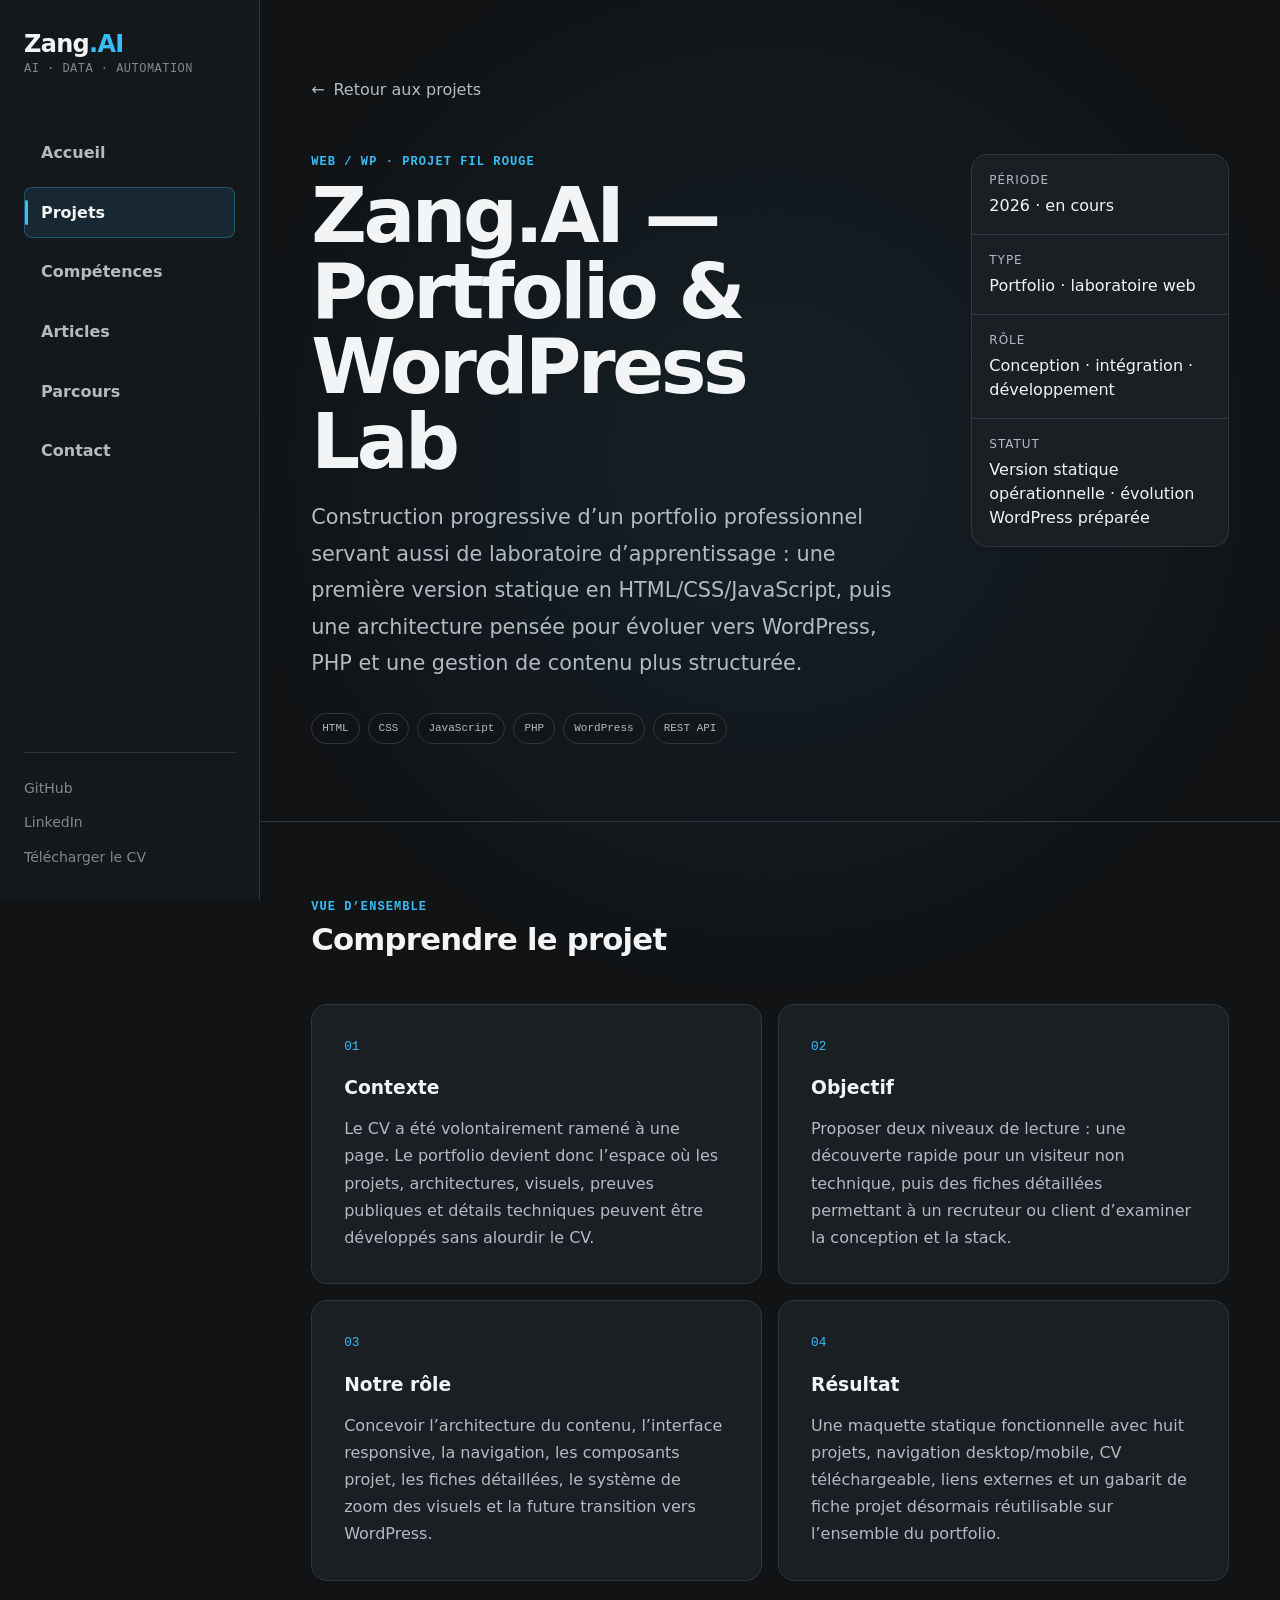
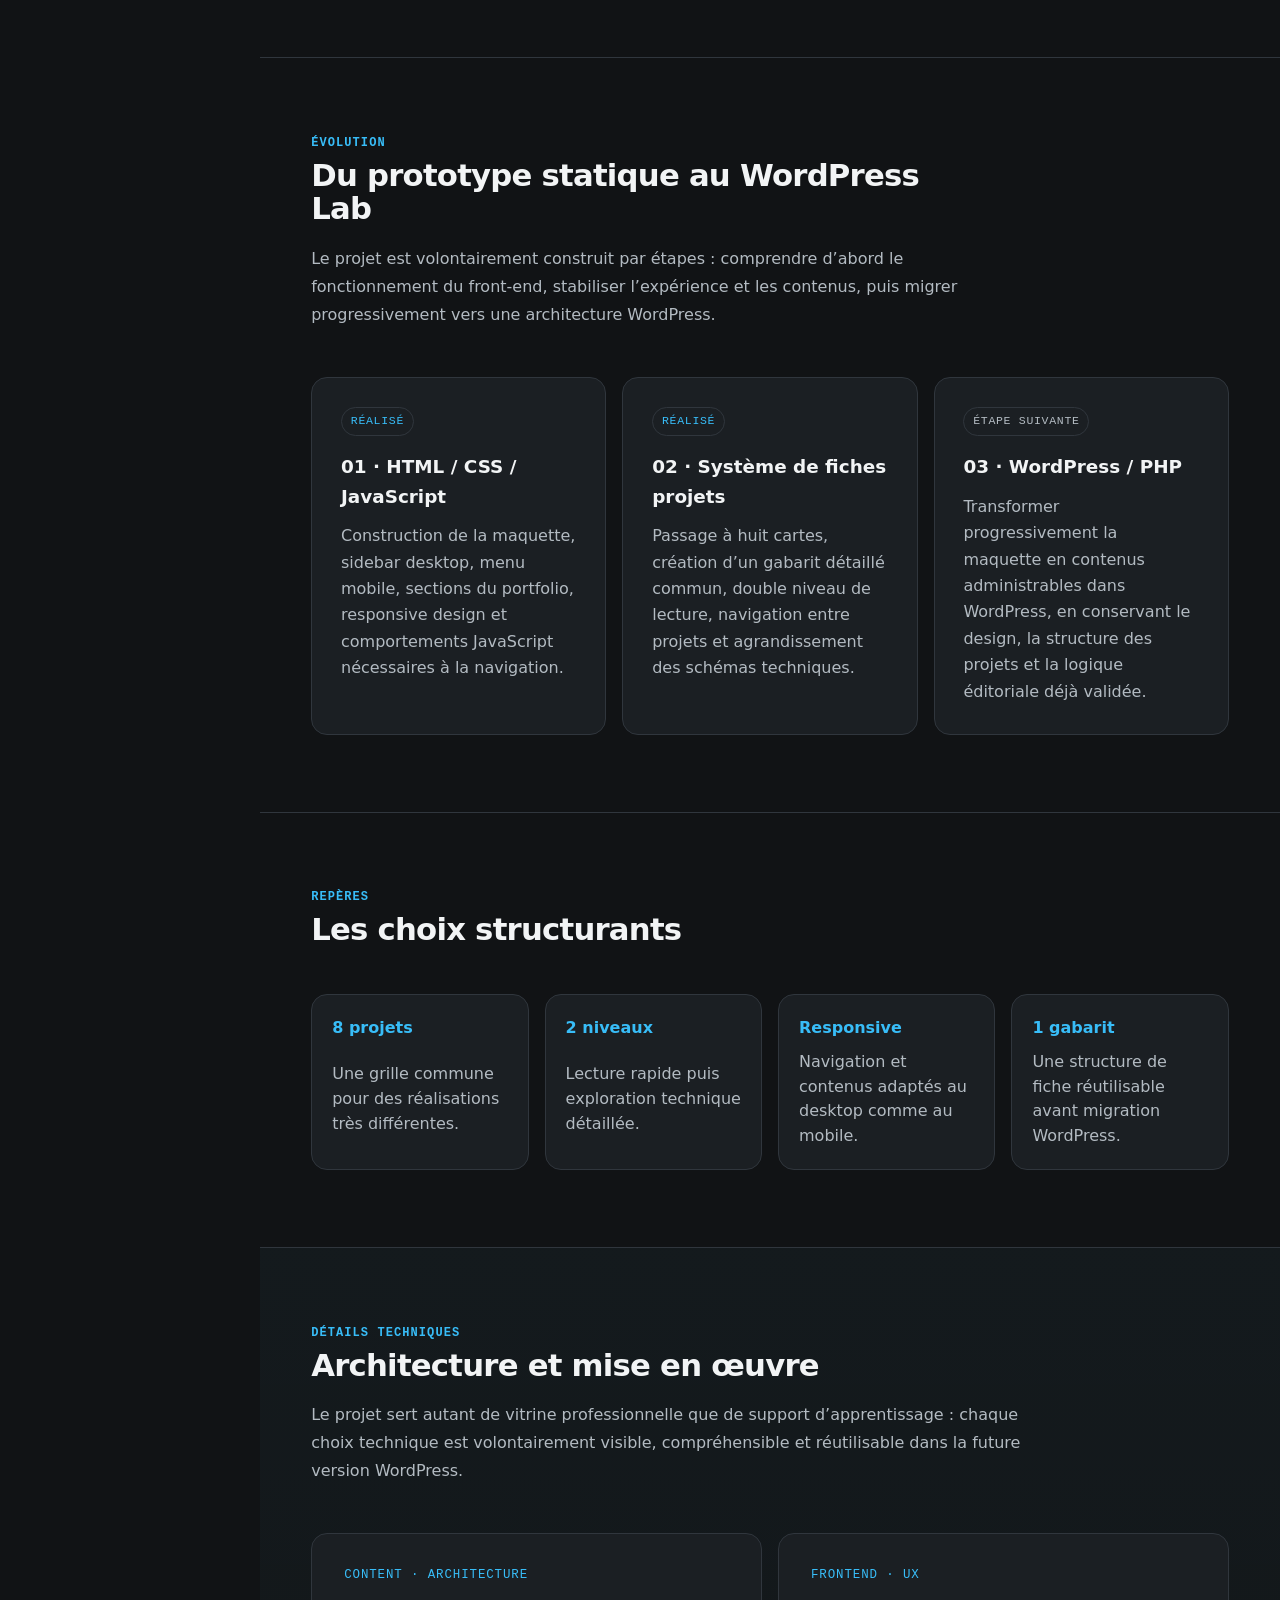
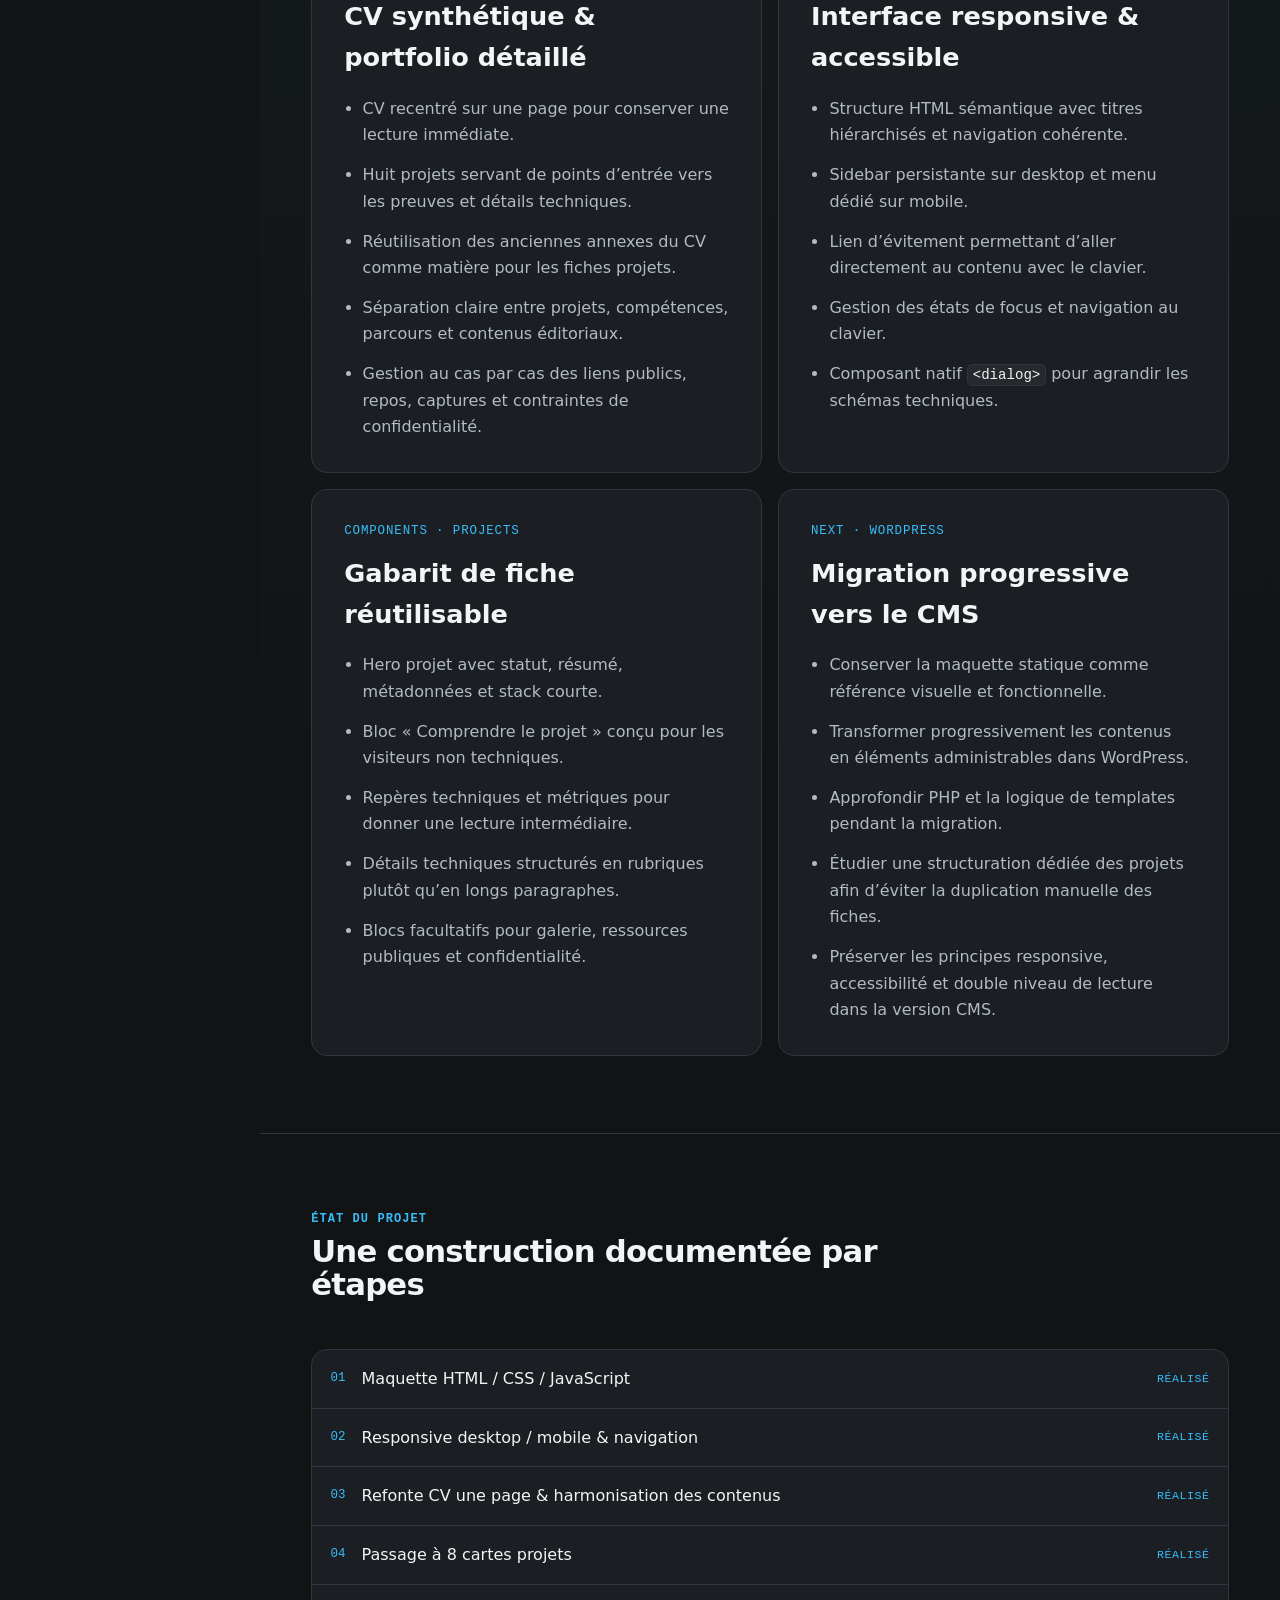
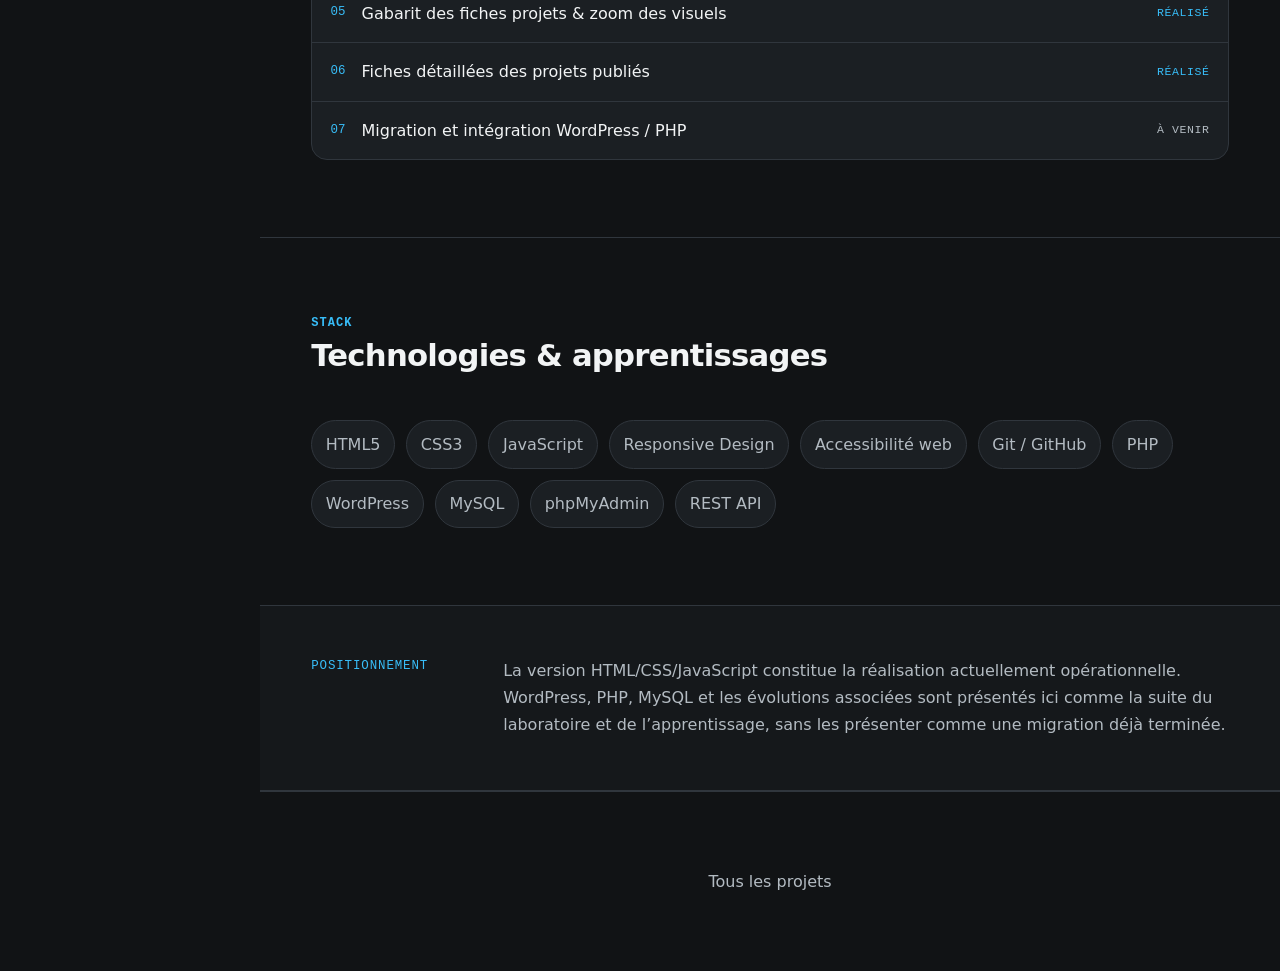
<file: projects/zangai-wordpress-lab.html>
<!doctype html>
<html lang="fr">
<head>
    <meta charset="utf-8">
    <meta name="viewport" content="width=device-width, initial-scale=1">
    <meta
        name="description"
        content="Zang.AI — Portfolio & WordPress Lab : construction progressive d’un portfolio professionnel en HTML, CSS et JavaScript, préparé pour évoluer vers WordPress et PHP."
    >
    <title>Zang.AI — Portfolio &amp; WordPress Lab</title>
    <!-- Icônes du site : SVG moderne + ICO de compatibilité. -->
    <link rel="icon" href="../favicon.svg" type="image/svg+xml">
    <link rel="icon" href="../favicon.ico" sizes="any">

    <link rel="stylesheet" href="../styles.css?v=1.0.0">
    <link rel="stylesheet" href="project.css?v=1.0.0">

    <script src="../script.js?v=1.0.0" defer></script>
    <script src="project.js?v=1.0.0" defer></script>
</head>
<body>
    <a class="skip-link" href="#contenu-principal">Aller directement au contenu</a>

    <header class="mobile-header">
        <a class="brand brand--mobile" href="../index.html#accueil" aria-label="Accueil Zang.AI">
            <span class="brand__name">Zang<span class="brand__accent">.AI</span></span>
        </a>
        <button class="menu-toggle" type="button" aria-expanded="false" aria-controls="menu-mobile" aria-label="Ouvrir le menu principal">
            <span class="menu-toggle__icon" aria-hidden="true"></span>
        </button>
    </header>

    <div class="menu-overlay" data-menu-overlay hidden></div>

    <nav class="mobile-menu" id="menu-mobile" aria-label="Navigation principale mobile" aria-hidden="true" tabindex="-1">
        <div class="mobile-menu__header">
            <a class="brand" href="../index.html#accueil" data-menu-link>
                <span class="brand__name">Zang<span class="brand__accent">.AI</span></span>
                <span class="brand__tagline">AI · Data · Automation</span>
            </a>
            <button class="menu-close" type="button" aria-label="Fermer le menu principal"><span aria-hidden="true">×</span></button>
        </div>
        <ul class="navigation-list">
            <li><a class="navigation-link" href="../index.html#accueil" data-menu-link>Accueil</a></li>
            <li><a class="navigation-link navigation-link--active" href="../index.html#projets" aria-current="page" data-menu-link>Projets</a></li>
            <li><a class="navigation-link" href="../index.html#competences" data-menu-link>Compétences</a></li>
            <li><a class="navigation-link" href="../index.html#articles" data-menu-link>Articles</a></li>
            <li><a class="navigation-link" href="../index.html#parcours" data-menu-link>Parcours</a></li>
            <li><a class="navigation-link" href="../index.html#contact" data-menu-link>Contact</a></li>
        </ul>
        <div class="mobile-menu__secondary">
            <a href="https://github.com/Fred-Zang/" target="_blank" rel="noopener noreferrer" data-menu-link>GitHub</a>
            <a href="https://www.linkedin.com/in/fred-zanghi-89a01390/" target="_blank" rel="noopener noreferrer" data-menu-link>LinkedIn</a>
            <a href="../assets/documents/CV_Fred_Zanghi_2026.pdf" download data-menu-link>Télécharger le CV</a>
        </div>
    </nav>

    <aside class="sidebar">
        <a class="brand" href="../index.html#accueil" aria-label="Accueil Zang.AI">
            <span class="brand__name">Zang<span class="brand__accent">.AI</span></span>
            <span class="brand__tagline">AI · Data · Automation</span>
        </a>
        <nav class="sidebar__navigation" aria-label="Navigation principale">
            <ul class="navigation-list">
                <li><a class="navigation-link" href="../index.html#accueil">Accueil</a></li>
                <li><a class="navigation-link navigation-link--active" href="../index.html#projets" aria-current="page">Projets</a></li>
                <li><a class="navigation-link" href="../index.html#competences">Compétences</a></li>
                <li><a class="navigation-link" href="../index.html#articles">Articles</a></li>
                <li><a class="navigation-link" href="../index.html#parcours">Parcours</a></li>
                <li><a class="navigation-link" href="../index.html#contact">Contact</a></li>
            </ul>
        </nav>
        <div class="sidebar__secondary">
            <a href="https://github.com/Fred-Zang/" target="_blank" rel="noopener noreferrer">GitHub</a>
            <a href="https://www.linkedin.com/in/fred-zanghi-89a01390/" target="_blank" rel="noopener noreferrer">LinkedIn</a>
            <a href="../assets/documents/CV_Fred_Zanghi_2026.pdf" download>Télécharger le CV</a>
        </div>
    </aside>

    <main class="main-content project-page" id="contenu-principal">

        <section class="project-hero" aria-labelledby="project-title">
            <div class="content-container">
                <a class="project-back-link" href="../index.html#projets"><span aria-hidden="true">←</span>Retour aux projets</a>

                <div class="project-hero__layout">
                    <div class="project-hero__content">
                        <p class="eyebrow">WEB / WP · PROJET FIL ROUGE</p>
                        <h1 class="project-hero__title" id="project-title">Zang.AI — Portfolio &amp; WordPress Lab</h1>
                        <p class="project-hero__summary">
                            Construction progressive d’un portfolio professionnel servant aussi de laboratoire d’apprentissage :
                            une première version statique en HTML/CSS/JavaScript, puis une architecture pensée pour évoluer
                            vers WordPress, PHP et une gestion de contenu plus structurée.
                        </p>
                        <ul class="project-tags project-tags--hero" aria-label="Technologies principales du projet">
                            <li>HTML</li>
                            <li>CSS</li>
                            <li>JavaScript</li>
                            <li>PHP</li>
                            <li>WordPress</li>
                            <li>REST API</li>
                        </ul>
                    </div>

                    <dl class="project-meta" aria-label="Informations principales du projet">
                        <div><dt>Période</dt><dd>2026 · en cours</dd></div>
                        <div><dt>Type</dt><dd>Portfolio · laboratoire web</dd></div>
                        <div><dt>Rôle</dt><dd>Conception · intégration · développement</dd></div>
                        <div><dt>Statut</dt><dd>Version statique opérationnelle · évolution WordPress préparée</dd></div>
                    </dl>
                </div>
            </div>
        </section>

        <section class="project-section" aria-labelledby="overview-title">
            <div class="content-container">
                <header class="project-section__heading">
                    <p class="eyebrow">VUE D’ENSEMBLE</p>
                    <h2 id="overview-title">Comprendre le projet</h2>
                </header>

                <div class="project-overview">
                    <article class="project-overview__item">
                        <p class="project-overview__index" aria-hidden="true">01</p>
                        <h3>Contexte</h3>
                        <p>
                            Le CV a été volontairement ramené à une page. Le portfolio devient donc l’espace où les projets,
                            architectures, visuels, preuves publiques et détails techniques peuvent être développés sans alourdir le CV.
                        </p>
                    </article>

                    <article class="project-overview__item">
                        <p class="project-overview__index" aria-hidden="true">02</p>
                        <h3>Objectif</h3>
                        <p>
                            Proposer deux niveaux de lecture : une découverte rapide pour un visiteur non technique,
                            puis des fiches détaillées permettant à un recruteur ou client d’examiner la conception et la stack.
                        </p>
                    </article>

                    <article class="project-overview__item">
                        <p class="project-overview__index" aria-hidden="true">03</p>
                        <h3>Notre rôle</h3>
                        <p>
                            Concevoir l’architecture du contenu, l’interface responsive, la navigation, les composants projet,
                            les fiches détaillées, le système de zoom des visuels et la future transition vers WordPress.
                        </p>
                    </article>

                    <article class="project-overview__item">
                        <p class="project-overview__index" aria-hidden="true">04</p>
                        <h3>Résultat</h3>
                        <p>
                            Une maquette statique fonctionnelle avec huit projets, navigation desktop/mobile, CV téléchargeable,
                            liens externes et un gabarit de fiche projet désormais réutilisable sur l’ensemble du portfolio.
                        </p>
                    </article>
                </div>
            </div>
        </section>

        <section class="project-section" aria-labelledby="roadmap-title">
            <div class="content-container">
                <header class="project-section__heading">
                    <p class="eyebrow">ÉVOLUTION</p>
                    <h2 id="roadmap-title">Du prototype statique au WordPress Lab</h2>
                    <p class="project-section__intro">
                        Le projet est volontairement construit par étapes : comprendre d’abord le fonctionnement du front-end,
                        stabiliser l’expérience et les contenus, puis migrer progressivement vers une architecture WordPress.
                    </p>
                </header>

                <div class="project-roadmap">
                    <article class="project-roadmap__step">
                        <span class="project-roadmap__status">Réalisé</span>
                        <h3>01 · HTML / CSS / JavaScript</h3>
                        <p>
                            Construction de la maquette, sidebar desktop, menu mobile, sections du portfolio,
                            responsive design et comportements JavaScript nécessaires à la navigation.
                        </p>
                    </article>

                    <article class="project-roadmap__step">
                        <span class="project-roadmap__status">Réalisé</span>
                        <h3>02 · Système de fiches projets</h3>
                        <p>
                            Passage à huit cartes, création d’un gabarit détaillé commun, double niveau de lecture,
                            navigation entre projets et agrandissement des schémas techniques.
                        </p>
                    </article>

                    <article class="project-roadmap__step project-roadmap__step--future">
                        <span class="project-roadmap__status">Étape suivante</span>
                        <h3>03 · WordPress / PHP</h3>
                        <p>
                            Transformer progressivement la maquette en contenus administrables dans WordPress,
                            en conservant le design, la structure des projets et la logique éditoriale déjà validée.
                        </p>
                    </article>
                </div>
            </div>
        </section>

        <section class="project-section" aria-labelledby="markers-title">
            <div class="content-container">
                <header class="project-section__heading">
                    <p class="eyebrow">REPÈRES</p>
                    <h2 id="markers-title">Les choix structurants</h2>
                </header>

                <div class="project-results">
                    <article class="project-result"><strong>8 projets</strong><span>Une grille commune pour des réalisations très différentes.</span></article>
                    <article class="project-result"><strong>2 niveaux</strong><span>Lecture rapide puis exploration technique détaillée.</span></article>
                    <article class="project-result"><strong>Responsive</strong><span>Navigation et contenus adaptés au desktop comme au mobile.</span></article>
                    <article class="project-result"><strong>1 gabarit</strong><span>Une structure de fiche réutilisable avant migration WordPress.</span></article>
                </div>
            </div>
        </section>

        <section class="project-section project-section--technical" aria-labelledby="technical-title">
            <div class="content-container">
                <header class="project-section__heading">
                    <p class="eyebrow">DÉTAILS TECHNIQUES</p>
                    <h2 id="technical-title">Architecture et mise en œuvre</h2>
                    <p class="project-section__intro">
                        Le projet sert autant de vitrine professionnelle que de support d’apprentissage : chaque choix technique
                        est volontairement visible, compréhensible et réutilisable dans la future version WordPress.
                    </p>
                </header>

                <div class="project-details">
                    <article class="project-detail">
                        <p class="project-detail__label">CONTENT · ARCHITECTURE</p>
                        <h3>CV synthétique &amp; portfolio détaillé</h3>
                        <ul class="project-detail__list">
                            <li>CV recentré sur une page pour conserver une lecture immédiate.</li>
                            <li>Huit projets servant de points d’entrée vers les preuves et détails techniques.</li>
                            <li>Réutilisation des anciennes annexes du CV comme matière pour les fiches projets.</li>
                            <li>Séparation claire entre projets, compétences, parcours et contenus éditoriaux.</li>
                            <li>Gestion au cas par cas des liens publics, repos, captures et contraintes de confidentialité.</li>
                        </ul>
                    </article>

                    <article class="project-detail">
                        <p class="project-detail__label">FRONTEND · UX</p>
                        <h3>Interface responsive &amp; accessible</h3>
                        <ul class="project-detail__list">
                            <li>Structure HTML sémantique avec titres hiérarchisés et navigation cohérente.</li>
                            <li>Sidebar persistante sur desktop et menu dédié sur mobile.</li>
                            <li>Lien d’évitement permettant d’aller directement au contenu avec le clavier.</li>
                            <li>Gestion des états de focus et navigation au clavier.</li>
                            <li>Composant natif <code>&lt;dialog&gt;</code> pour agrandir les schémas techniques.</li>
                        </ul>
                    </article>

                    <article class="project-detail">
                        <p class="project-detail__label">COMPONENTS · PROJECTS</p>
                        <h3>Gabarit de fiche réutilisable</h3>
                        <ul class="project-detail__list">
                            <li>Hero projet avec statut, résumé, métadonnées et stack courte.</li>
                            <li>Bloc « Comprendre le projet » conçu pour les visiteurs non techniques.</li>
                            <li>Repères techniques et métriques pour donner une lecture intermédiaire.</li>
                            <li>Détails techniques structurés en rubriques plutôt qu’en longs paragraphes.</li>
                            <li>Blocs facultatifs pour galerie, ressources publiques et confidentialité.</li>
                        </ul>
                    </article>

                    <article class="project-detail">
                        <p class="project-detail__label">NEXT · WORDPRESS</p>
                        <h3>Migration progressive vers le CMS</h3>
                        <ul class="project-detail__list">
                            <li>Conserver la maquette statique comme référence visuelle et fonctionnelle.</li>
                            <li>Transformer progressivement les contenus en éléments administrables dans WordPress.</li>
                            <li>Approfondir PHP et la logique de templates pendant la migration.</li>
                            <li>Étudier une structuration dédiée des projets afin d’éviter la duplication manuelle des fiches.</li>
                            <li>Préserver les principes responsive, accessibilité et double niveau de lecture dans la version CMS.</li>
                        </ul>
                    </article>
                </div>
            </div>
        </section>

        <section class="project-section" aria-labelledby="progress-title">
            <div class="content-container">
                <header class="project-section__heading">
                    <p class="eyebrow">ÉTAT DU PROJET</p>
                    <h2 id="progress-title">Une construction documentée par étapes</h2>
                </header>

                <ul class="project-progress-list">
                    <li>
                        <span class="project-progress-list__index">01</span>
                        <span class="project-progress-list__label">Maquette HTML / CSS / JavaScript</span>
                        <span class="project-progress-list__state project-progress-list__state--done">réalisé</span>
                    </li>
                    <li>
                        <span class="project-progress-list__index">02</span>
                        <span class="project-progress-list__label">Responsive desktop / mobile &amp; navigation</span>
                        <span class="project-progress-list__state project-progress-list__state--done">réalisé</span>
                    </li>
                    <li>
                        <span class="project-progress-list__index">03</span>
                        <span class="project-progress-list__label">Refonte CV une page &amp; harmonisation des contenus</span>
                        <span class="project-progress-list__state project-progress-list__state--done">réalisé</span>
                    </li>
                    <li>
                        <span class="project-progress-list__index">04</span>
                        <span class="project-progress-list__label">Passage à 8 cartes projets</span>
                        <span class="project-progress-list__state project-progress-list__state--done">réalisé</span>
                    </li>
                    <li>
                        <span class="project-progress-list__index">05</span>
                        <span class="project-progress-list__label">Gabarit des fiches projets &amp; zoom des visuels</span>
                        <span class="project-progress-list__state project-progress-list__state--done">réalisé</span>
                    </li>
                    <li>
                        <span class="project-progress-list__index">06</span>
                        <span class="project-progress-list__label">Fiches détaillées des projets publiés</span>
                        <span class="project-progress-list__state project-progress-list__state--done">réalisé</span>
                    </li>
                    <li>
                        <span class="project-progress-list__index">07</span>
                        <span class="project-progress-list__label">Migration et intégration WordPress / PHP</span>
                        <span class="project-progress-list__state">à venir</span>
                    </li>
                </ul>
            </div>
        </section>

        <section class="project-section" aria-labelledby="stack-title">
            <div class="content-container">
                <header class="project-section__heading">
                    <p class="eyebrow">STACK</p>
                    <h2 id="stack-title">Technologies &amp; apprentissages</h2>
                </header>

                <ul class="project-stack" aria-label="Stack du projet Zang.AI">
                    <li>HTML5</li>
                    <li>CSS3</li>
                    <li>JavaScript</li>
                    <li>Responsive Design</li>
                    <li>Accessibilité web</li>
                    <li>Git / GitHub</li>
                    <li>PHP</li>
                    <li>WordPress</li>
                    <li>MySQL</li>
                    <li>phpMyAdmin</li>
                    <li>REST API</li>
                </ul>
            </div>
        </section>

        <aside class="project-confidentiality" aria-labelledby="positioning-title">
            <div class="content-container project-confidentiality__inner">
                <p class="project-confidentiality__label" id="positioning-title">Positionnement</p>
                <p class="project-confidentiality__text">
                    La version HTML/CSS/JavaScript constitue la réalisation actuellement opérationnelle.
                    WordPress, PHP, MySQL et les évolutions associées sont présentés ici comme la suite du laboratoire
                    et de l’apprentissage, sans les présenter comme une migration déjà terminée.
                </p>
            </div>
        </aside>

        <nav class="project-navigation" aria-label="Navigation entre les projets">
            <div class="content-container project-navigation__inner">
                <span class="project-navigation__placeholder" aria-hidden="true"></span>
                <a class="project-navigation__all" href="../index.html#projets">Tous les projets</a>
                <span class="project-navigation__placeholder" aria-hidden="true"></span>
            </div>
        </nav>
    </main>
</body>
</html>
</file>
<file: styles.css>
/*
==========================================================================
ZANG.AI — BRIQUE 06
Extension de la section Projets — six cartes responsive
==========================================================================

Ordre du fichier :
1. Variables
2. Réinitialisation
3. Accessibilité
4. Éléments communs
5. Navigation mobile
6. Sidebar desktop
7. Hero
8. Section Projets
9. Sections temporaires
10. Responsive
11. Réduction des animations
12. Diagnostic

Approche mobile first :
les règles sans media query concernent d'abord les petits écrans.
*/


/* ==========================================================================
   1. VARIABLES GLOBALES
   ========================================================================== */

:root {
    /* Couleurs validées dans la charte. */
    --color-background: #111315;
    --color-sidebar: #15181b;
    --color-surface: #1b1f23;
    --color-surface-hover: #22272c;
    --color-border: #30363d;
    --color-text: #f2f4f5;
    --color-text-muted: #b3bbc2;
    --color-text-subtle: #7f8992;
    --color-accent: #38bdf8;
    --color-accent-strong: #0ea5e9;
    --color-accent-ink: #07151c;

    /*
     * IBM Plex Sans reste notre premier choix.
     * Les polices suivantes servent de solutions de repli.
     */
    --font-sans:
        "IBM Plex Sans",
        Inter,
        system-ui,
        -apple-system,
        BlinkMacSystemFont,
        "Segoe UI",
        sans-serif;

    --font-mono:
        "IBM Plex Mono",
        "Liberation Mono",
        Consolas,
        monospace;

    /* Largeurs principales. */
    --sidebar-width: 16.25rem;
    /* 16.25 rem × 16 px = environ 260 px. */

    --content-max-width: 90rem;
    /* 90 rem × 16 px = environ 1440 px. */

    --text-max-width: 65ch;
    /*
     * ch représente approximativement une largeur de caractère.
     * 65ch limite la longueur des lignes de texte.
     */

    --project-card-min-width: 18rem;
    /*
     * 18 rem représentent environ 288 px.
     * Cette largeur protège la lisibilité des cartes.
     *
     * Avec six projets, cette même valeur permet naturellement :
     * - une colonne lorsque deux cartes ne tiennent pas ;
     * - deux colonnes sur tablette et petit desktop ;
     * - trois colonnes lorsque la zone de contenu est assez large.
     *
     * Nous ne forçons donc pas une grille 3 × 2 par une largeur fixe :
     * c'est l'espace réellement disponible qui décide.
     */

    /* Échelle d'espacement basée sur 4 px. */
    --space-1: 0.25rem;  /* 4 px */
    --space-2: 0.5rem;   /* 8 px */
    --space-3: 0.75rem;  /* 12 px */
    --space-4: 1rem;     /* 16 px */
    --space-5: 1.25rem;  /* 20 px */
    --space-6: 1.5rem;   /* 24 px */
    --space-8: 2rem;     /* 32 px */
    --space-10: 2.5rem;  /* 40 px */
    --space-12: 3rem;    /* 48 px */
    --space-16: 4rem;    /* 64 px */
    --space-24: 6rem;    /* 96 px */

    /*
     * clamp(minimum, valeur fluide, maximum)
     */
    --content-padding: clamp(1.25rem, 4vw, 4rem);
    /* Marge horizontale : 20 px minimum, 64 px maximum. */

    --section-spacing: clamp(4rem, 7vw, 6rem);
    /* Espace vertical : 64 px minimum, 96 px maximum. */

    --hero-title-size: clamp(2.25rem, 5vw, 3.5rem);
    /* Titre principal : 36 px minimum, 56 px maximum. */

    --hero-description-size: clamp(1.0625rem, 1.8vw, 1.25rem);
    /* Texte d'introduction : 17 px minimum, 20 px maximum. */

    /* Formes. */
    --radius-card: 0.875rem;   /* 14 px */
    --radius-button: 0.625rem; /* 10 px */
    --radius-small: 0.5rem;    /* 8 px */

    /* Durées. */
    --duration-fast: 160ms;
    --duration-normal: 240ms;

    /* Ombre discrète. */
    --shadow-card: 0 1rem 2.5rem rgb(0 0 0 / 18%);
}


/* ==========================================================================
   2. RÉINITIALISATION LÉGÈRE
   ========================================================================== */

*,
*::before,
*::after {
    /*
     * border-box inclut le padding et la bordure
     * dans la largeur totale de l'élément.
     */
    box-sizing: border-box;
}

html {
    scroll-behavior: smooth;

    /*
     * Évite qu'une section ciblée soit cachée
     * sous l'en-tête mobile sticky.
     */
    scroll-padding-top: 5.5rem;
}

body {
    margin: 0;
    min-width: 20rem;
    /* 20 rem représentent environ 320 px. */

    background:
        radial-gradient(
            circle at 60% 8%,
            rgb(56 189 248 / 8%),
            transparent 34rem
        ),
        var(--color-background);

    color: var(--color-text);
    font-family: var(--font-sans);
    font-size: 1rem;
    line-height: 1.6;
}

body.menu-is-open {
    /* Empêche la page de défiler derrière le menu mobile. */
    overflow: hidden;
}

img,
svg {
    display: block;
    max-width: 100%;
}

button,
a {
    font: inherit;
}

button {
    cursor: pointer;
}

a {
    color: inherit;
    text-decoration-thickness: 0.08em;
    text-underline-offset: 0.22em;
}

a:hover {
    color: var(--color-accent);
}

h1,
h2,
h3,
p {
    margin-block: 0;
}

ul,
ol,
dl,
dd {
    margin-block: 0;
}

ul,
ol {
    padding-inline-start: 0;
}


/* ==========================================================================
   3. ACCESSIBILITÉ
   ========================================================================== */

:focus-visible {
    outline: 0.1875rem solid var(--color-accent);
    outline-offset: 0.1875rem;
}

.skip-link {
    position: fixed;
    z-index: 1000;
    inset-block-start: var(--space-3);
    inset-inline-start: var(--space-3);
    transform: translateY(-200%);

    padding: var(--space-3) var(--space-4);
    border-radius: var(--radius-small);

    background: var(--color-accent);
    color: var(--color-accent-ink);
    font-weight: 700;
    text-decoration: none;

    transition: transform var(--duration-fast) ease;
}

.skip-link:focus {
    transform: translateY(0);
}


/* ==========================================================================
   4. ÉLÉMENTS COMMUNS
   ========================================================================== */

.content-container {
    width: 100%;
    max-width: var(--content-max-width);
    margin-inline: auto;
    padding-inline: var(--content-padding);
}

.brand {
    display: inline-flex;
    flex-direction: column;
    align-items: flex-start;
    gap: var(--space-1);

    color: var(--color-text);
    text-decoration: none;
}

.brand:hover {
    color: var(--color-text);
}

.brand__name {
    font-size: 1.5rem;
    font-weight: 650;
    line-height: 1;
    letter-spacing: -0.03em;
}

.brand__accent {
    color: var(--color-accent);
}

.brand__tagline {
    color: var(--color-text-subtle);
    font-family: var(--font-mono);
    font-size: 0.75rem;
    letter-spacing: 0.04em;
    text-transform: uppercase;
}

.eyebrow {
    color: var(--color-accent);
    font-family: var(--font-mono);
    font-size: 0.75rem;
    font-weight: 600;
    letter-spacing: 0.09em;
    line-height: 1.4;
    text-transform: uppercase;
}

.button {
    display: inline-flex;
    justify-content: center;
    align-items: center;
    gap: var(--space-2);

    width: 100%;
    min-height: 2.75rem;
    /* 2.75 rem correspondent à environ 44 px. */

    padding: 0.75rem 1.25rem;
    border: 1px solid transparent;
    border-radius: var(--radius-button);

    font-weight: 650;
    line-height: 1.2;
    text-align: center;
    text-decoration: none;

    transition:
        color var(--duration-fast) ease,
        background-color var(--duration-fast) ease,
        border-color var(--duration-fast) ease,
        transform var(--duration-fast) ease;
}

.button:hover {
    transform: translateY(-0.125rem);
    /* -0.125 rem correspondent à environ -2 px. */
}

.button--primary {
    background: var(--color-accent);
    color: var(--color-accent-ink);
}

.button--primary:hover {
    background: var(--color-accent-strong);
    color: var(--color-accent-ink);
}

.button--secondary {
    border-color: var(--color-border);
    background: var(--color-surface);
    color: var(--color-text);
}

.button--secondary:hover {
    border-color: var(--color-accent);
    background: var(--color-surface-hover);
    color: var(--color-text);
}


/* ==========================================================================
   5. EN-TÊTE ET MENU MOBILE
   ========================================================================== */

.mobile-header {
    position: sticky;
    z-index: 50;
    inset-block-start: 0;

    display: flex;
    justify-content: space-between;
    align-items: center;

    min-height: 4.25rem;
    padding-inline: var(--content-padding);

    border-bottom: 1px solid rgb(48 54 61 / 80%);
    background: rgb(17 19 21 / 88%);
    backdrop-filter: blur(0.875rem);
}

.brand--mobile .brand__name {
    font-size: 1.25rem;
}

.menu-toggle,
.menu-close {
    display: inline-grid;
    place-items: center;

    width: 2.75rem;
    min-width: 2.75rem;
    height: 2.75rem;

    border: 1px solid var(--color-border);
    border-radius: var(--radius-button);

    background: var(--color-surface);
    color: var(--color-text);
}

.menu-toggle:hover,
.menu-close:hover {
    border-color: var(--color-accent);
    background: var(--color-surface-hover);
}

.menu-toggle__icon,
.menu-toggle__icon::before,
.menu-toggle__icon::after {
    display: block;
    width: 1.125rem;
    height: 0.125rem;
    border-radius: 999px;
    background: currentColor;

    transition:
        transform var(--duration-normal) ease,
        opacity var(--duration-normal) ease;
}

.menu-toggle__icon {
    position: relative;
}

.menu-toggle__icon::before,
.menu-toggle__icon::after {
    content: "";
    position: absolute;
    inset-inline-start: 0;
}

.menu-toggle__icon::before {
    transform: translateY(-0.375rem);
}

.menu-toggle__icon::after {
    transform: translateY(0.375rem);
}

.menu-toggle[aria-expanded="true"] .menu-toggle__icon {
    background: transparent;
}

.menu-toggle[aria-expanded="true"] .menu-toggle__icon::before {
    transform: rotate(45deg);
}

.menu-toggle[aria-expanded="true"] .menu-toggle__icon::after {
    transform: rotate(-45deg);
}

.menu-overlay {
    position: fixed;
    z-index: 70;
    inset: 0;

    background: rgb(0 0 0 / 62%);
    opacity: 0;

    transition: opacity var(--duration-normal) ease;
}

.menu-overlay.is-visible {
    opacity: 1;
}

.mobile-menu {
    position: fixed;
    z-index: 80;
    inset-block: 0;
    inset-inline-start: 0;

    display: flex;
    flex-direction: column;
    gap: var(--space-8);

    width: min(88vw, 22.5rem);
    min-height: 100dvh;
    padding: var(--space-6);

    border-inline-end: 1px solid var(--color-border);
    background: var(--color-sidebar);
    box-shadow: var(--shadow-card);

    transform: translateX(-105%);
    visibility: hidden;

    transition:
        transform var(--duration-normal) ease,
        visibility 0s linear var(--duration-normal);
}

.mobile-menu.is-open {
    transform: translateX(0);
    visibility: visible;

    transition:
        transform var(--duration-normal) ease,
        visibility 0s linear 0s;
}

.mobile-menu__header {
    display: flex;
    justify-content: space-between;
    align-items: flex-start;
    gap: var(--space-4);
}

.menu-close {
    font-size: 1.75rem;
    line-height: 1;
}

.navigation-list {
    display: flex;
    flex-direction: column;
    gap: var(--space-2);
    list-style: none;
}

.navigation-link {
    position: relative;

    display: flex;
    align-items: center;

    min-height: 3rem;
    padding: var(--space-3) var(--space-4);

    border: 1px solid transparent;
    border-radius: var(--radius-small);

    color: var(--color-text-muted);
    font-weight: 550;
    text-decoration: none;

    transition:
        color var(--duration-fast) ease,
        background-color var(--duration-fast) ease,
        border-color var(--duration-fast) ease;
}

.navigation-link:hover {
    border-color: var(--color-border);
    background: var(--color-surface);
    color: var(--color-text);
}

.navigation-link--active {
    border-color: rgb(56 189 248 / 30%);
    background: rgb(56 189 248 / 10%);
    color: var(--color-text);
}

.navigation-link--active::before {
    content: "";
    position: absolute;
    inset-block: 25%;
    inset-inline-start: 0;

    width: 0.1875rem;
    border-radius: 999px;
    background: var(--color-accent);
}

.mobile-menu__secondary,
.sidebar__secondary {
    display: flex;
    flex-direction: column;
    gap: var(--space-3);

    margin-block-start: auto;
    padding-block-start: var(--space-6);
    border-top: 1px solid var(--color-border);

    color: var(--color-text-subtle);
    font-size: 0.875rem;
}

.mobile-menu__secondary a,
.sidebar__secondary a {
    text-decoration: none;
}


/* ==========================================================================
   6. SIDEBAR ET CONTENU PRINCIPAL
   ========================================================================== */

.sidebar {
    display: none;
}

.main-content {
    width: 100%;
}


/* ==========================================================================
   7. HERO
   ========================================================================== */

.hero {
    position: relative;
    isolation: isolate;
    overflow: hidden;

    display: flex;
    align-items: center;

    min-height: calc(100dvh - 4.25rem);
    padding-block: clamp(4rem, 9vw, 7rem);

    background:
        radial-gradient(
            circle at 50% 38%,
            rgb(14 165 233 / 10%),
            transparent 28%
        ),
        linear-gradient(
            180deg,
            rgb(2 6 23 / 96%),
            rgb(4 10 18 / 98%)
        );
}

.hero::before {
    content: "";
    position: absolute;
    inset: -8%;
    z-index: -2;

    background:
        linear-gradient(
            90deg,
            rgb(2 6 23 / 74%),
            rgb(2 6 23 / 28%) 36%,
            rgb(2 6 23 / 18%) 64%,
            rgb(2 6 23 / 72%) 100%
        ),
        linear-gradient(
            180deg,
            rgb(2 6 23 / 58%),
            rgb(2 6 23 / 82%) 100%
        ),
        url("assets/images/backgrounds/home-ambient.webp");
    background-position: center;
    background-repeat: no-repeat;
    background-size: cover;

    opacity: 0.52;
    transform: scale(1.08);
    filter: saturate(1.08) brightness(1.02) contrast(1.08);
    animation: heroBackgroundDrift 14s ease-in-out infinite alternate;
}

.hero::after {
    content: "";
    position: absolute;
    inset: -12%;
    z-index: -1;

    background:
        radial-gradient(
            circle at 50% 42%,
            rgb(56 189 248 / 22%),
            transparent 22%
        ),
        radial-gradient(
            circle at 65% 56%,
            rgb(59 130 246 / 16%),
            transparent 28%
        ),
        radial-gradient(
            circle at 34% 52%,
            rgb(14 165 233 / 12%),
            transparent 20%
        ),
        repeating-linear-gradient(
            90deg,
            transparent 0,
            transparent calc(3.2rem - 1px),
            rgb(255 255 255 / 4.8%) calc(3.2rem - 1px),
            rgb(255 255 255 / 4.8%) 3.2rem
        ),
        repeating-linear-gradient(
            180deg,
            transparent 0,
            transparent calc(3.2rem - 1px),
            rgb(255 255 255 / 4.2%) calc(3.2rem - 1px),
            rgb(255 255 255 / 4.2%) 3.2rem
        );

    opacity: 0.40;
    animation: heroGridFloat 9s ease-in-out infinite;
}

.hero .content-container {
    position: relative;
    z-index: 1;
}

.hero__layout {
    display: grid;
    grid-template-columns: minmax(0, 1fr);
    gap: var(--space-10);
    align-items: center;
}

.hero__portrait {
    position: relative;
    justify-self: center;

    width: min(100%, 18rem);
    margin: 0;
    padding: clamp(0.5rem, 1.5vw, 1rem);
}

.hero__portrait::before {
    content: "";
    position: absolute;
    inset: 14% 12% 18% 12%;
    z-index: -1;

    border-radius: 50%;
    background:
        radial-gradient(
            circle,
            rgb(56 189 248 / 28%) 0%,
            rgb(59 130 246 / 14%) 45%,
            transparent 74%
        );
    filter: blur(22px);
}

.hero__portrait-image {
    display: block;
    width: 100%;
    height: auto;

    filter: drop-shadow(0 1.5rem 2.8rem rgb(2 6 23 / 46%));
    animation: heroPortraitFloat 8s ease-in-out infinite;
}

.hero__content {
    display: flex;
    flex-direction: column;
    align-items: flex-start;
    gap: var(--space-6);
}

.hero__title {
    max-width: 16ch;

    font-size: var(--hero-title-size);
    font-weight: 650;
    letter-spacing: -0.045em;
    line-height: 1.08;
    text-wrap: balance;
}

.hero__description {
    max-width: var(--text-max-width);

    color: var(--color-text-muted);
    font-size: var(--hero-description-size);
    line-height: 1.65;
}

.hero__actions {
    display: flex;
    flex-direction: column;
    gap: var(--space-3);

    width: 100%;
}

.hero__topics {
    display: flex;
    flex-wrap: wrap;
    gap: var(--space-2);
    list-style: none;
}

.hero__topics li {
    padding: 0.45rem 0.75rem;

    border: 1px solid var(--color-border);
    border-radius: 999px;

    background: rgb(27 31 35 / 72%);
    color: var(--color-text-muted);
    font-family: var(--font-mono);
    font-size: 0.75rem;
}

.availability-card {
    padding: clamp(1.25rem, 3vw, 2rem);

    border: 1px solid var(--color-border);
    border-radius: var(--radius-card);

    background:
        linear-gradient(
            145deg,
            rgb(56 189 248 / 8%),
            transparent 45%
        ),
        var(--color-surface);

    box-shadow: var(--shadow-card);
}

.availability-card__label {
    color: var(--color-text-subtle);
    font-family: var(--font-mono);
    font-size: 0.75rem;
    letter-spacing: 0.08em;
    text-transform: uppercase;
}

.availability-card__value {
    margin-block-start: var(--space-2);

    font-size: clamp(1.25rem, 3vw, 1.625rem);
    font-weight: 600;
    line-height: 1.3;
}

.availability-card__details {
    display: grid;
    gap: var(--space-5);

    margin-block-start: var(--space-8);
}

.availability-card__details div {
    display: grid;
    gap: var(--space-1);

    padding-block-start: var(--space-4);
    border-top: 1px solid var(--color-border);
}

.availability-card__details dt {
    color: var(--color-text-subtle);
    font-size: 0.8125rem;
}

.availability-card__details dd {
    color: var(--color-text-muted);
}



@keyframes heroPortraitFloat {
    0%,
    100% {
        transform: translateY(0);
    }

    50% {
        transform: translateY(-0.4rem);
    }
}

@keyframes heroBackgroundDrift {
    0% {
        transform: scale(1.08) translate3d(-2rem, 0.85rem, 0);
    }

    50% {
        transform: scale(1.11) translate3d(0.55rem, -0.9rem, 0);
    }

    100% {
        transform: scale(1.09) translate3d(1.75rem, -1.25rem, 0);
    }
}

@keyframes heroGridFloat {
    0%,
    100% {
        transform: translate3d(0, 0, 0);
        opacity: 0.34;
    }

    50% {
        transform: translate3d(0.8rem, -0.9rem, 0);
        opacity: 0.48;
    }
}


/* ==========================================================================
   8. SECTION PROJETS
   ========================================================================== */

.projects-section {
    /*
     * padding-block applique le même espace en haut et en bas.
     * La valeur fluide vient de notre variable globale.
     */
    padding-block: var(--section-spacing);

    border-top: 1px solid rgb(48 54 61 / 65%);

    /*
     * Un léger fond différencie la section du hero,
     * sans créer une rupture visuelle brutale.
     */
    background:
        linear-gradient(
            180deg,
            rgb(21 24 27 / 32%),
            transparent 22rem
        );
}

.section-heading {
    display: grid;
    gap: var(--space-5);

    margin-block-end: clamp(2rem, 5vw, 3.5rem);
}

.section-heading__title-group {
    display: grid;
    gap: var(--space-3);
}

.section-title {
    max-width: 18ch;

    font-size: clamp(1.875rem, 4vw, 2.75rem);
    font-weight: 650;
    letter-spacing: -0.035em;
    line-height: 1.12;
    text-wrap: balance;
}

.section-description {
    max-width: 58ch;

    color: var(--color-text-muted);
    font-size: 1.0625rem;
    line-height: 1.7;
}

.projects-grid {
    display: grid;

    /*
     * repeat() répète automatiquement les colonnes.
     *
     * auto-fit place autant de colonnes que l'espace le permet.
     *
     * minmax() donne à chaque carte :
     * - un minimum lisible ;
     * - un maximum égal à une fraction de l'espace disponible.
     *
     * min(100%, ...) empêche une carte de dépasser la largeur
     * d'un petit écran lorsque 288 px ne tiennent plus.
     *
     * Important : le nombre de cartes n'apparaît nulle part dans cette règle.
     * Les six projets remplissent simplement les colonnes disponibles :
     * 1 × 6, 2 × 3 ou 3 × 2 selon la largeur réelle.
     */
    grid-template-columns:
        repeat(
            auto-fit,
            minmax(
                min(100%, var(--project-card-min-width)),
                1fr
            )
        );

    gap: clamp(1rem, 2vw, 1.5rem);
    align-items: stretch;
}

.project-card {
    position: relative;
    isolation: isolate;
    overflow: hidden;

    display: flex;
    flex-direction: column;
    min-width: 0;
    height: 100%;

    border: 1px solid var(--color-border);
    border-radius: var(--radius-card);

    background: var(--color-surface);
    box-shadow: 0 1rem 2rem rgb(0 0 0 / 10%);

    transition:
        transform var(--duration-fast) ease,
        border-color var(--duration-fast) ease,
        background-color var(--duration-fast) ease,
        box-shadow var(--duration-fast) ease;
}

.project-card:hover .project-card__logo,
.project-card:focus-within .project-card__logo {
    transform: scale(1.035);
    opacity: 1;
}

.project-card:focus-within {
    /*
     * focus-within s'active lorsqu'un lien situé dans la carte
     * reçoit le focus clavier.
     */
    border-color: var(--color-accent);
}

.project-card__header {
    display: flex;
    justify-content: space-between;
    align-items: center;
    gap: var(--space-4);

    padding: var(--space-4) var(--space-5);
    border-bottom: 1px solid var(--color-border);
}

.project-card__index {
    color: var(--color-text-subtle);
    font-family: var(--font-mono);
    font-size: 0.75rem;
    letter-spacing: 0.08em;
}

.project-status {
    display: inline-flex;
    align-items: center;
    gap: var(--space-2);

    color: var(--color-text-muted);
    font-family: var(--font-mono);
    font-size: 0.6875rem;
    letter-spacing: 0.045em;
    line-height: 1.3;
    text-transform: uppercase;
}

.project-status__dot {
    width: 0.4375rem;
    height: 0.4375rem;
    flex: 0 0 auto;

    border-radius: 50%;
    background: var(--color-accent);
    box-shadow: 0 0 0 0.25rem rgb(56 189 248 / 10%);
}

.project-card__visual {
    position: relative;
    overflow: hidden;

    display: flex;
    justify-content: space-between;
    align-items: flex-start;

    min-height: 8.5rem;
    padding: var(--space-5);

    border-bottom: 1px solid var(--color-border);

    background:
        linear-gradient(
            135deg,
            rgb(56 189 248 / 12%),
            transparent 56%
        ),
        repeating-linear-gradient(
            to right,
            transparent 0,
            transparent calc(2rem - 1px),
            rgb(255 255 255 / 3%) calc(2rem - 1px),
            rgb(255 255 255 / 3%) 2rem
        ),
        repeating-linear-gradient(
            to bottom,
            transparent 0,
            transparent calc(2rem - 1px),
            rgb(255 255 255 / 3%) calc(2rem - 1px),
            rgb(255 255 255 / 3%) 2rem
        ),
        #171b1f;
}

.project-card__visual--logo {
    min-height: 9.5rem;
}

/*
 * Le logo est maintenant un élément indépendant de l'arrière-plan.
 * Il reste volontairement sous le libellé métier afin de garder
 * une hiérarchie identique sur toutes les cartes.
 */
.project-card__logo {
    position: absolute;
    z-index: 0;
    inset-inline: var(--space-5);
    inset-block-end: 1rem;

    width: calc(100% - (2 * var(--space-5)));
    height: 4.75rem;

    object-fit: contain;
    object-position: left center;

    opacity: 0.96;
    transform: scale(1);
    transform-origin: left center;
    filter: drop-shadow(0 0.35rem 0.9rem rgb(2 6 23 / 32%));

    transition:
        transform var(--duration-medium) ease,
        opacity var(--duration-medium) ease;
}

.project-card__visual::after {
    content: "";
    position: absolute;
    inset-inline-end: -2.5rem;
    inset-block-end: -3.5rem;

    width: 9rem;
    height: 9rem;

    border: 1px solid rgb(56 189 248 / 22%);
    border-radius: 50%;
    box-shadow:
        0 0 0 1.5rem rgb(56 189 248 / 4%),
        0 0 0 3rem rgb(56 189 248 / 2%);
}

.project-card__code {
    position: relative;
    z-index: 1;

    padding: 0.35rem 0.55rem;
    border: 1px solid rgb(56 189 248 / 25%);
    border-radius: 999px;

    background: rgb(17 19 21 / 74%);
    color: var(--color-accent);
    font-family: var(--font-mono);
    font-size: 0.6875rem;
    letter-spacing: 0.08em;
    box-shadow: 0 0.25rem 0.75rem rgb(2 6 23 / 28%);
}

.project-card__signal {
    position: relative;
    z-index: 1;

    display: flex;
    align-items: flex-end;
    gap: 0.25rem;

    height: 3rem;
    filter: drop-shadow(0 0.25rem 0.75rem rgb(2 6 23 / 36%));
}

.project-card__signal span {
    display: block;
    width: 0.3125rem;
    border-radius: 999px;
    background: var(--color-accent);
    opacity: 0.72;
}

.project-card__signal span:nth-child(1) {
    height: 38%;
}

.project-card__signal span:nth-child(2) {
    height: 82%;
}

.project-card__signal span:nth-child(3) {
    height: 58%;
}

.project-card__signal--middle span:nth-child(1) {
    height: 72%;
}

.project-card__signal--middle span:nth-child(2) {
    height: 46%;
}

.project-card__signal--middle span:nth-child(3) {
    height: 92%;
}

.project-card__signal--end span:nth-child(1) {
    height: 48%;
}

.project-card__signal--end span:nth-child(2) {
    height: 66%;
}

.project-card__signal--end span:nth-child(3) {
    height: 34%;
}


/*
 * Les trois variantes suivantes ne changent que la hauteur des barres
 * décoratives des projets 04, 05 et 06.
 *
 * Elles permettent d'identifier visuellement chaque carte sans ajouter
 * d'image, de fichier SVG ou de JavaScript supplémentaire.
 */
.project-card__signal--aria span:nth-child(1) {
    height: 88%;
}

.project-card__signal--aria span:nth-child(2) {
    height: 54%;
}

.project-card__signal--aria span:nth-child(3) {
    height: 74%;
}

.project-card__signal--ops span:nth-child(1) {
    height: 62%;
}

.project-card__signal--ops span:nth-child(2) {
    height: 94%;
}

.project-card__signal--ops span:nth-child(3) {
    height: 42%;
}

.project-card__signal--agents span:nth-child(1) {
    height: 78%;
}

.project-card__signal--agents span:nth-child(2) {
    height: 38%;
}

.project-card__signal--agents span:nth-child(3) {
    height: 100%;
}

.project-card__body {
    display: flex;
    flex: 1;
    flex-direction: column;
    align-items: flex-start;

    padding: var(--space-6);
}

.project-card__title {
    font-size: clamp(1.25rem, 2.5vw, 1.5rem);
    font-weight: 620;
    letter-spacing: -0.025em;
    line-height: 1.25;
    text-wrap: balance;
}

.project-card__description {
    margin-block-start: var(--space-4);

    color: var(--color-text-muted);
    line-height: 1.7;
}

.project-card__benefit {
    width: 100%;
    margin-block-start: var(--space-5);
    padding: var(--space-4);

    border-inline-start: 0.1875rem solid var(--color-accent);
    border-radius: 0 var(--radius-small) var(--radius-small) 0;

    background: rgb(56 189 248 / 6%);
    color: var(--color-text-muted);
}

.project-card__benefit-label {
    margin-block-end: var(--space-1);

    color: var(--color-text-subtle);
    font-family: var(--font-mono);
    font-size: 0.6875rem;
    letter-spacing: 0.06em;
    text-transform: uppercase;
}

.project-tags {
    display: flex;
    flex-wrap: wrap;
    gap: var(--space-2);

    margin-block-start: var(--space-5);
    list-style: none;
}

.project-tags li {
    padding: 0.35rem 0.625rem;

    border: 1px solid var(--color-border);
    border-radius: 999px;

    background: rgb(17 19 21 / 48%);
    color: var(--color-text-muted);
    font-family: var(--font-mono);
    font-size: 0.6875rem;
}

.project-card__link {
    display: inline-flex;
    align-items: center;
    gap: var(--space-2);

    margin-block-start: auto;
    padding-block-start: var(--space-6);

    color: var(--color-text);
    font-weight: 620;
    text-decoration: none;
}

.project-card__link span {
    color: var(--color-accent);
    transition: transform var(--duration-fast) ease;
}

.project-card__link:hover span,
.project-card__link:focus-visible span {
    transform: translateX(0.25rem);
}

/*
 * Les effets de survol ne sont appliqués que sur un appareil
 * disposant réellement d'un pointeur précis, comme une souris.
 * Ils ne deviennent donc pas des informations indispensables sur mobile.
 */
@media (hover: hover) and (pointer: fine) {
    .project-card:hover {
        transform: translateY(-0.125rem);
        border-color: rgb(56 189 248 / 55%);
        background: var(--color-surface-hover);
        box-shadow: 0 1.5rem 3rem rgb(0 0 0 / 18%);
    }
}


/* ==========================================================================
   8.1 FONDS D'AMBIANCE DES GRANDES SECTIONS
   ========================================================================== */

/*
 * Les fonds d'ambiance vivent derrière les contenus et ne traversent jamais
 * les cartes. Une même mécanique de zoom/dérive est utilisée partout afin de
 * donner au site une signature dynamique cohérente sans JavaScript.
 */
.projects-section,
#competences,
#articles,
#parcours,
#contact {
    position: relative;
    isolation: isolate;
    overflow: hidden;

    background-color: rgb(7 11 16);
}

.projects-section > .content-container,
#competences > .content-container,
#articles > .content-container,
#parcours > .content-container,
#contact > .content-container {
    position: relative;
    z-index: 2;
}

.projects-section::before,
#competences::before,
#articles::before,
#parcours::before,
#contact::before {
    content: "";
    position: absolute;
    inset: -5%;
    z-index: 0;
    pointer-events: none;

    background-repeat: no-repeat;
    background-position: center top;

    opacity: var(--ambient-opacity, 0.44);
    filter: var(--ambient-filter, saturate(1) brightness(0.95) contrast(1.08));
    transform: scale(1.07);
    animation: sectionBackgroundDrift var(--ambient-duration, 15s) ease-in-out infinite alternate;
    animation-delay: var(--ambient-delay, 0s);
}

.projects-section::after,
#competences::after,
#articles::after,
#parcours::after,
#contact::after {
    content: "";
    position: absolute;
    inset: 0;
    z-index: 1;
    pointer-events: none;

    background:
        radial-gradient(
            circle at var(--ambient-glow-x, 55%) var(--ambient-glow-y, 34%),
            rgb(var(--ambient-rgb) / 18%),
            transparent 28%
        ),
        linear-gradient(
            180deg,
            rgb(var(--ambient-rgb) / 11%) 0%,
            rgb(5 8 12 / 34%) 30%,
            rgb(5 8 12 / 78%) 100%
        );
}

/* Projets : bleu pétrole / turquoise. */
.projects-section {
    --ambient-rgb: 20 184 166;
    --ambient-opacity: 0.48;
    --ambient-filter: hue-rotate(330deg) saturate(1.15) brightness(0.96) contrast(1.1);
    --ambient-duration: 14s;
    --ambient-delay: -2s;
    --ambient-glow-x: 58%;
    --ambient-glow-y: 24%;
}

.projects-section::before {
    background-image:
        linear-gradient(
            90deg,
            rgb(3 12 16 / 72%),
            rgb(3 12 16 / 16%) 38%,
            rgb(3 12 16 / 28%) 76%,
            rgb(3 12 16 / 76%)
        ),
        url("assets/images/backgrounds/projects-ambient.webp");
    background-size: max(118rem, 138vw) auto;
    background-position: center 2rem;
}

/* Compétences : violet nuit. */
#competences {
    --ambient-rgb: 139 92 246;
    --ambient-opacity: 0.50;
    --ambient-filter: hue-rotate(58deg) saturate(1.15) brightness(0.92) contrast(1.1);
    --ambient-duration: 15s;
    --ambient-delay: -6s;
    --ambient-glow-x: 38%;
    --ambient-glow-y: 36%;
}

#competences::before {
    background-image:
        linear-gradient(
            90deg,
            rgb(11 5 24 / 74%),
            rgb(11 5 24 / 18%) 42%,
            rgb(11 5 24 / 32%) 76%,
            rgb(11 5 24 / 76%)
        ),
        url("assets/images/backgrounds/skills-ambient.webp");
    background-size: cover;
    background-position: center;
}

/* Articles : ambre / cuivre discret. */
#articles {
    --ambient-rgb: 217 119 6;
    --ambient-opacity: 0.46;
    --ambient-filter: hue-rotate(184deg) saturate(0.88) brightness(0.92) contrast(1.12);
    --ambient-duration: 16s;
    --ambient-delay: -9s;
    --ambient-glow-x: 64%;
    --ambient-glow-y: 34%;
}

#articles::before {
    background-image:
        linear-gradient(
            90deg,
            rgb(22 12 5 / 76%),
            rgb(22 12 5 / 18%) 40%,
            rgb(22 12 5 / 30%) 74%,
            rgb(22 12 5 / 78%)
        ),
        url("assets/images/backgrounds/articles-ambient.webp");
    background-size: cover;
    background-position: center;
}

/* Parcours : vert profond / kaki bleuté. */
#parcours {
    --ambient-rgb: 104 126 74;
    --ambient-opacity: 0.48;
    --ambient-filter: hue-rotate(248deg) saturate(0.72) brightness(0.88) contrast(1.1);
    --ambient-duration: 15s;
    --ambient-delay: -4s;
    --ambient-glow-x: 42%;
    --ambient-glow-y: 30%;

    background-color: rgb(8 13 11);
}

#parcours::before {
    background-image:
        linear-gradient(
            90deg,
            rgb(8 16 11 / 76%),
            rgb(8 16 11 / 18%) 42%,
            rgb(8 16 11 / 34%) 76%,
            rgb(8 16 11 / 80%)
        ),
        url("assets/images/backgrounds/career-ambient.webp");
    background-size: cover;
    background-position: center;
}

/* Contact : bleu gris / ardoise chaude. */
#contact {
    --ambient-rgb: 116 128 145;
    --ambient-opacity: 0.43;
    --ambient-filter: saturate(0.58) brightness(0.88) contrast(1.08);
    --ambient-duration: 17s;
    --ambient-delay: -11s;
    --ambient-glow-x: 62%;
    --ambient-glow-y: 38%;

    background-color: rgb(10 12 15);
}

#contact::before {
    background-image:
        linear-gradient(
            90deg,
            rgb(12 13 16 / 78%),
            rgb(12 13 16 / 20%) 40%,
            rgb(43 31 26 / 18%) 72%,
            rgb(18 16 15 / 82%)
        ),
        url("assets/images/backgrounds/contact-ambient.webp");
    background-size: cover;
    background-position: center;
}

#contact::after {
    background:
        radial-gradient(
            circle at 68% 34%,
            rgb(148 113 90 / 13%),
            transparent 24%
        ),
        radial-gradient(
            circle at 42% 48%,
            rgb(116 128 145 / 15%),
            transparent 30%
        ),
        linear-gradient(
            180deg,
            rgb(116 128 145 / 7%),
            rgb(10 12 15 / 80%) 100%
        );
}

@keyframes sectionBackgroundDrift {
    0% {
        transform: scale(1.07) translate3d(-1.8rem, 0.7rem, 0);
    }

    50% {
        transform: scale(1.105) translate3d(0.55rem, -0.85rem, 0);
    }

    100% {
        transform: scale(1.08) translate3d(1.65rem, -1.15rem, 0);
    }
}


/* ==========================================================================
   9. SECTIONS DE CONTENU
   ========================================================================== */

.content-section {
    /*
     * Toutes les grandes sections utilisent le même rythme vertical.
     * Le padding est interne : le fond de section s'étend donc
     * jusqu'aux limites visuelles de cette zone.
     */
    padding-block: var(--section-spacing);
    border-top: 1px solid rgb(48 54 61 / 65%);
}

.content-section--tinted {
    /*
     * tinted signifie ici "légèrement teinté".
     * Cette variante alterne les grandes zones sans rupture brutale.
     */
    background: transparent;
}

.skills-grid,
.lab-grid,
.articles-grid {
    display: grid;
    grid-template-columns: minmax(0, 1fr);
    gap: var(--card-gap);
    margin-block-start: var(--space-10);
}


/* --------------------------------------------------------------------------
   9.1 COMPÉTENCES
   -------------------------------------------------------------------------- */

.info-card {
    display: flex;
    flex-direction: column;
    gap: var(--space-4);

    min-height: 18rem;
    padding: var(--space-6);

    border: 1px solid var(--color-border);
    border-radius: var(--radius-card);

    background: var(--color-surface);
}

.info-card--progress {
    /*
     * Halo discret pour signaler la compétence Web en progression.
     */
    background:
        linear-gradient(
            145deg,
            rgb(56 189 248 / 8%),
            transparent 52%
        ),
        var(--color-surface);
}

.info-card__index {
    color: var(--color-accent);
    font-family: var(--font-mono);
    font-size: 0.75rem;
}

.info-card h3,
.lab-card h3,
.article-card h3,
.timeline h3 {
    font-size: 1.25rem;
    line-height: 1.3;
}

.info-card > p:not(.info-card__index),
.lab-card > p:not(.lab-card__status),
.article-card > p:not(.article-card__meta),
.timeline__item p:last-child {
    color: var(--color-text-muted);
}

.tag-list {
    display: flex;
    flex-wrap: wrap;
    gap: var(--space-2);

    margin-block-start: auto;
    list-style: none;
}

.tag-list li {
    padding: 0.4rem 0.65rem;

    border: 1px solid var(--color-border);
    border-radius: 999px;

    color: var(--color-text-muted);
    font-family: var(--font-mono);
    font-size: 0.6875rem;
}


/* --------------------------------------------------------------------------
   9.2 LABORATOIRE IA
   -------------------------------------------------------------------------- */

.lab-card {
    display: flex;
    flex-direction: column;
    gap: var(--space-4);

    padding: var(--space-6);

    border: 1px solid var(--color-border);
    border-radius: var(--radius-card);

    background:
        linear-gradient(
            160deg,
            rgb(56 189 248 / 7%),
            transparent 40%
        ),
        var(--color-surface);
}

.lab-card__icon {
    display: inline-grid;
    place-items: center;

    width: 3rem;
    height: 3rem;

    border: 1px solid rgb(56 189 248 / 35%);
    border-radius: var(--radius-small);

    background: rgb(56 189 248 / 8%);
    color: var(--color-accent);

    font-family: var(--font-mono);
    font-size: 0.6875rem;
    font-weight: 700;
}

.lab-card__status {
    color: var(--color-accent);
    font-family: var(--font-mono);
    font-size: 0.6875rem;
    letter-spacing: 0.05em;
    text-transform: uppercase;
}

.mini-flow {
    display: grid;
    grid-template-columns: repeat(2, minmax(0, 1fr));
    gap: var(--space-2);

    margin-block-start: auto;
    padding: 0;

    list-style-position: inside;
    color: var(--color-text-subtle);
    font-family: var(--font-mono);
    font-size: 0.6875rem;
}

.mini-flow li {
    padding: var(--space-2);

    border: 1px solid var(--color-border);
    border-radius: var(--radius-small);

    background: rgb(17 19 21 / 45%);
}


/* --------------------------------------------------------------------------
   9.3 ARTICLES
   -------------------------------------------------------------------------- */

.article-card {
    display: flex;
    flex-direction: column;
    gap: var(--space-4);

    min-height: 17rem;
    padding: var(--space-6);

    border: 1px solid var(--color-border);
    border-radius: var(--radius-card);

    background: var(--color-surface);
}

.article-card__meta,
.article-card__reading {
    color: var(--color-text-subtle);
    font-family: var(--font-mono);
    font-size: 0.6875rem;
}

.article-card__meta {
    color: var(--color-accent);
    text-transform: uppercase;
}

.article-card__reading {
    margin-block-start: auto;
    padding-block-start: var(--space-4);
    border-top: 1px solid var(--color-border);
}


/* --------------------------------------------------------------------------
   9.4 PARCOURS / TIMELINE
   -------------------------------------------------------------------------- */

.timeline {
    position: relative;

    display: grid;
    gap: 0;

    max-width: 56rem;
    margin-block-start: var(--space-10);
    padding: 0;

    list-style: none;
}

.timeline::before {
    /*
     * Ligne verticale reliant les étapes.
     */
    content: "";
    position: absolute;
    inset-block: 0;
    inset-inline-start: 1.125rem;

    width: 1px;
    background: linear-gradient(
        to bottom,
        var(--color-accent),
        rgb(48 54 61 / 45%)
    );
}

.timeline__item {
    position: relative;

    display: grid;
    grid-template-columns: 2.25rem minmax(0, 1fr);
    gap: var(--space-5);

    padding-block: var(--space-5);
}

.timeline__marker {
    position: relative;
    z-index: 1;

    display: grid;
    place-items: center;

    width: 2.25rem;
    height: 2.25rem;

    border: 1px solid rgb(56 189 248 / 45%);
    border-radius: 50%;

    background: var(--color-background);
    color: var(--color-accent);

    font-family: var(--font-mono);
    font-size: 0.625rem;
}

.timeline__period {
    margin-block-end: var(--space-1);

    color: var(--color-accent);
    font-family: var(--font-mono);
    font-size: 0.6875rem;
    letter-spacing: 0.05em;
    text-transform: uppercase;
}

.timeline__item h3 {
    margin-block-end: var(--space-2);
}


/* --------------------------------------------------------------------------
   9.5 CONTACT
   -------------------------------------------------------------------------- */

.contact-layout {
    display: grid;
    grid-template-columns: minmax(0, 1fr);
    gap: var(--card-gap);

    margin-block-start: var(--space-10);
}

.contact-panel,
.contact-form {
    padding: clamp(1.25rem, 3vw, 2rem);

    border: 1px solid var(--color-border);
    border-radius: var(--radius-card);

    background: var(--color-surface);
}

.contact-panel {
    display: flex;
    flex-direction: column;
    gap: var(--space-6);

    background:
        linear-gradient(
            145deg,
            rgb(56 189 248 / 9%),
            transparent 48%
        ),
        var(--color-surface);
}

.contact-panel__label {
    color: var(--color-accent);
    font-family: var(--font-mono);
    font-size: 0.75rem;
    letter-spacing: 0.05em;
    text-transform: uppercase;
}

.contact-needs {
    display: flex;
    flex-wrap: wrap;
    gap: var(--space-2);

    list-style: none;
}

.contact-needs li {
    padding: 0.5rem 0.75rem;

    border: 1px solid var(--color-border);
    border-radius: 999px;

    color: var(--color-text-muted);
    font-size: 0.8125rem;
}

.contact-panel__note {
    margin-block-start: auto;
    padding-block-start: var(--space-6);
    border-top: 1px solid var(--color-border);
}

.contact-panel__note p {
    margin-block-end: var(--space-2);

    color: var(--color-text-subtle);
    font-family: var(--font-mono);
    font-size: 0.6875rem;
    text-transform: uppercase;
}

.contact-panel__note strong {
    font-size: 1rem;
    line-height: 1.5;
}

.form-grid {
    display: grid;
    grid-template-columns: minmax(0, 1fr);
    gap: var(--space-5);
}

.form-field {
    display: grid;
    gap: var(--space-2);
}

.form-field label {
    color: var(--color-text-muted);
    font-size: 0.8125rem;
    font-weight: 600;
}

.form-field input,
.form-field textarea {
    width: 100%;
    padding: 0.85rem 1rem;

    border: 1px solid var(--color-border);
    border-radius: var(--radius-small);

    background: var(--color-background);
    color: var(--color-text);

    font: inherit;

    transition:
        border-color var(--duration-fast) ease,
        box-shadow var(--duration-fast) ease;
}

.form-field textarea {
    resize: vertical;
    min-height: 9rem;
}

.form-field input::placeholder,
.form-field textarea::placeholder {
    color: var(--color-text-subtle);
}

.form-field input:focus,
.form-field textarea:focus {
    border-color: var(--color-accent);
    outline: none;

    box-shadow: 0 0 0 0.1875rem rgb(56 189 248 / 12%);
}

.contact-form__footer {
    display: flex;
    flex-direction: column;
    gap: var(--space-4);

    margin-block-start: var(--space-6);
    padding-block-start: var(--space-6);

    border-top: 1px solid var(--color-border);
}

.contact-form__footer p {
    color: var(--color-text-subtle);
    font-size: 0.75rem;
}



/* ==========================================================================
   10. FOOTER ET LIENS PROFESSIONNELS
   ========================================================================== */

.site-footer {
    /*
     * Le footer est séparé du contenu principal par une bordure
     * et utilise un fond légèrement différent.
     */
    width: 100%;
    padding-block: clamp(3rem, 7vw, 5rem);

    border-top: 1px solid var(--color-border);

    background:
        radial-gradient(
            circle at 15% 0%,
            rgb(56 189 248 / 7%),
            transparent 28rem
        ),
        var(--color-sidebar);
}

.site-footer__intro {
    display: grid;
    grid-template-columns: minmax(0, 1fr);
    gap: var(--space-6);

    padding-block-end: var(--space-10);
    border-bottom: 1px solid var(--color-border);
}

.site-footer__intro > p {
    max-width: 42rem;

    color: var(--color-text-muted);
}

.footer-resources {
    padding-block: var(--space-10);
}

.footer-section-heading {
    display: grid;
    gap: var(--space-2);

    margin-block-end: var(--space-6);
}

.footer-section-heading h2 {
    font-size: clamp(1.5rem, 3vw, 2rem);
    line-height: 1.2;
}

.footer-resources__grid {
    display: grid;
    grid-template-columns: minmax(0, 1fr);
    gap: var(--card-gap);
}

.footer-resource {
    /*
     * scroll-margin-top laisse un peu d'air lorsqu'un lien de la
     * sidebar fait défiler la page directement vers cette ressource.
     */
    scroll-margin-top: 6rem;

    display: flex;
    flex-direction: column;
    gap: var(--space-3);

    min-height: 13rem;
    padding: var(--space-6);

    border: 1px solid var(--color-border);
    border-radius: var(--radius-card);

    background: rgb(27 31 35 / 72%);
}

.footer-resource__type {
    color: var(--color-accent);

    font-family: var(--font-mono);
    font-size: 0.6875rem;
    letter-spacing: 0.06em;
}

.footer-resource h3 {
    font-size: 1.25rem;
}

.footer-resource > p:not(.footer-resource__type) {
    color: var(--color-text-muted);
}

.footer-resource__pending {
    align-self: flex-start;

    margin-block-start: auto;
    padding: 0.45rem 0.7rem;

    border: 1px dashed var(--color-border);
    border-radius: 999px;

    color: var(--color-text-subtle);

    font-family: var(--font-mono);
    font-size: 0.6875rem;
}

.footer-resource__link {
    /*
     * margin-block-start: auto pousse le lien en bas de la carte,
     * quelle que soit la longueur du texte situé au-dessus.
     */
    margin-block-start: auto;

    /*
     * Le lien n'occupe que la largeur nécessaire.
     */
    align-self: flex-start;

    /*
     * La couleur cyan indique clairement qu'il s'agit
     * désormais d'une action disponible.
     */
    color: var(--color-accent);

    font-weight: 650;
    text-decoration: none;

    /*
     * Petite transition visuelle lors du survol.
     */
    transition:
        color var(--duration-fast) ease,
        transform var(--duration-fast) ease;
}

.footer-resource__link:hover {
    color: var(--color-text);

    /*
     * Déplacement horizontal très léger pour renforcer
     * l'impression de lien d'action.
     */
    transform: translateX(0.1875rem);
}

/*
 * Les liens de la sidebar pointent vers ces identifiants.
 * :target s'active lorsque l'URL contient, par exemple, #github.
 *
 * Cela permet de repérer visuellement la ressource atteinte.
 */
.footer-resource:target,
.legal-panel:target {
    border-color: var(--color-accent);

    box-shadow: 0 0 0 0.1875rem rgb(56 189 248 / 10%);
}


/* --------------------------------------------------------------------------
   10.1 INFORMATIONS LÉGALES
   -------------------------------------------------------------------------- */

.footer-legal {
    display: grid;
    grid-template-columns: minmax(0, 1fr);
    gap: var(--space-3);

    padding-block: var(--space-8);

    border-top: 1px solid var(--color-border);
    border-bottom: 1px solid var(--color-border);
}

.legal-panel {
    scroll-margin-top: 6rem;

    overflow: hidden;

    border: 1px solid var(--color-border);
    border-radius: var(--radius-card);

    background: rgb(17 19 21 / 55%);
}

.legal-panel summary {
    /*
     * summary est l'en-tête cliquable natif de <details>.
     */
    display: flex;
    justify-content: space-between;
    align-items: center;
    gap: var(--space-4);

    min-height: 3.5rem;
    padding: var(--space-4) var(--space-5);

    cursor: pointer;
    list-style: none;

    font-weight: 650;
}

.legal-panel summary::-webkit-details-marker {
    /*
     * Chrome ajoute normalement son propre petit triangle.
     * Nous le masquons afin de garder une apparence homogène.
     */
    display: none;
}

.legal-panel__hint {
    color: var(--color-accent);

    font-family: var(--font-mono);
    font-size: 0.6875rem;
    font-weight: 500;
}

.legal-panel[open] .legal-panel__hint {
    /*
     * Le texte change uniquement visuellement grâce au CSS.
     * Le contenu textuel HTML reste "Ouvrir", donc ce changement
     * n'est pas indispensable à la compréhension.
     */
    opacity: 0.55;
}

.legal-panel__content {
    display: grid;
    gap: var(--space-5);

    padding:
        0
        var(--space-5)
        var(--space-6);

    color: var(--color-text-muted);
}

.legal-panel__content h2 {
    color: var(--color-text);
    font-size: 1.125rem;
}

.legal-list {
    display: grid;
    gap: var(--space-4);
}

.legal-list div {
    display: grid;
    gap: var(--space-1);

    padding-block-start: var(--space-3);
    border-top: 1px solid var(--color-border);
}

.legal-list dt {
    color: var(--color-text-subtle);

    font-family: var(--font-mono);
    font-size: 0.6875rem;
    text-transform: uppercase;
}

.legal-list dd {
    color: var(--color-text-muted);
}

.legal-panel__warning {
    padding: var(--space-4);

    border-inline-start: 0.1875rem solid var(--color-accent);

    background: rgb(56 189 248 / 6%);
    color: var(--color-text-muted);
}


/* --------------------------------------------------------------------------
   10.2 BARRE FINALE
   -------------------------------------------------------------------------- */

.site-footer__bottom {
    display: flex;
    flex-direction: column;
    gap: var(--space-3);

    padding-block-start: var(--space-6);

    color: var(--color-text-subtle);
    font-size: 0.75rem;
}

.site-footer__bottom a {
    align-self: flex-start;

    color: var(--color-text-muted);
    text-decoration: none;
}

.site-footer__bottom a:hover {
    color: var(--color-accent);
}


/* ==========================================================================
   11. RESPONSIVE TABLETTE
   ========================================================================== */

@media (min-width: 48rem) {
    /*
     * 48 rem × 16 px = environ 768 px.
     */

    .section-heading {
        grid-template-columns: minmax(0, 0.85fr) minmax(18rem, 1.15fr);
        align-items: end;
        gap: clamp(2rem, 5vw, 5rem);
    }

    /*
     * Les grilles se densifient progressivement à partir de la tablette.
     */
    .skills-grid,
    .articles-grid {
        grid-template-columns: repeat(2, minmax(0, 1fr));
    }

    .lab-grid {
        grid-template-columns: repeat(3, minmax(0, 1fr));
    }

    .form-grid {
        grid-template-columns: repeat(2, minmax(0, 1fr));
    }

    .form-field--full {
        /*
         * 1 / -1 signifie : de la première à la dernière ligne
         * verticale de la grille.
         */
        grid-column: 1 / -1;
    }

    .contact-form__footer {
        flex-direction: row;
        justify-content: space-between;
        align-items: center;
    }

    .site-footer__intro {
        grid-template-columns:
            minmax(12rem, 0.7fr)
            minmax(0, 1.3fr);
        align-items: end;
    }

    .footer-resources__grid {
        /*
         * Sur tablette, les trois ressources occupent trois colonnes
         * si l'espace est suffisant.
         */
        grid-template-columns: repeat(3, minmax(0, 1fr));
    }

    .footer-legal {
        grid-template-columns: repeat(2, minmax(0, 1fr));
    }

    .site-footer__bottom {
        flex-direction: row;
        justify-content: space-between;
        align-items: center;
    }

    .site-footer__bottom a {
        align-self: auto;
    }

    .hero__actions {
        flex-direction: row;
        width: auto;
    }

    .button {
        width: auto;
    }

    .availability-card__details {
        grid-template-columns: repeat(3, minmax(0, 1fr));
    }
}


/* ==========================================================================
   12. RESPONSIVE DESKTOP
   ========================================================================== */

@media (min-width: 64rem) {
    /*
     * 64 rem × 16 px = environ 1024 px.
     */

    html {
        scroll-padding-top: 0;
    }

    .mobile-header,
    .mobile-menu,
    .menu-overlay {
        display: none;
    }

    body.menu-is-open {
        overflow: auto;
    }

    .sidebar {
        position: fixed;
        z-index: 40;
        inset-block: 0;
        inset-inline-start: 0;

        display: flex;
        flex-direction: column;

        width: var(--sidebar-width);
        min-height: 100dvh;
        padding: var(--space-8) var(--space-6);

        border-inline-end: 1px solid var(--color-border);
        background: var(--color-sidebar);
    }

    .sidebar__navigation {
        margin-block-start: var(--space-12);
    }

    .main-content {
        width: calc(100% - var(--sidebar-width));
        margin-inline-start: var(--sidebar-width);
    }

    .site-footer {
        /*
         * Sur desktop, le footer utilise la même largeur et le même
         * décalage que le contenu principal afin de ne pas passer
         * sous la sidebar fixe.
         */
        width: calc(100% - var(--sidebar-width));
        margin-inline-start: var(--sidebar-width);
    }

    .hero {
        min-height: 100dvh;
    }

    .hero__layout {
        /*
         * Le hero s'organise en trois zones : portrait, texte, disponibilité.
         * La colonne centrale reste prioritaire pour préserver la lisibilité.
         */
        grid-template-columns:
            minmax(14rem, 0.8fr)
            minmax(0, 1.2fr)
            minmax(18rem, 0.82fr);

        gap: clamp(2.5rem, 5vw, 5rem);
    }

    .hero__portrait {
        align-self: end;
        justify-self: start;
        width: min(100%, 20rem);
        padding: 0;
    }

    .availability-card__details {
        grid-template-columns: 1fr;
    }

    .skills-grid {
        grid-template-columns: repeat(3, minmax(0, 1fr));
    }

    .contact-layout {
        /*
         * Le formulaire reçoit plus de largeur que le panneau de gauche.
         */
        grid-template-columns:
            minmax(16rem, 0.72fr)
            minmax(0, 1.28fr);
        align-items: stretch;
    }
}




/* ==========================================================================
   8.2 HARMONISATION DES LOGOS DE PROJETS ET SIGNATURE DU HERO
   ========================================================================== */

/*
 * ARIA est naturellement plus haut et plus compact que les autres marques.
 * Une largeur légèrement réduite évite qu'il domine visuellement la rangée.
 */
.project-card__visual:has(.project-card__logo[src*="aria-news"]) .project-card__logo {
    width: 82%;
    inset-inline-end: auto;
}

/*
 * Les trois nouvelles cartes utilisent le même gabarit que les logos déjà
 * validés. Les variantes servent uniquement à corriger leurs proportions.
 */
.project-card__logo--pommier {
    width: 88%;
    inset-inline-end: auto;
}

.project-card__logo--agents {
    width: 82%;
    inset-inline-end: auto;
}

.project-card__logo--zangai {
    width: 80%;
    inset-inline-end: auto;
}

/*
 * Le logo Zang.AI accompagne le portrait comme une signature. Il reste plus
 * discret que le titre principal et ne modifie pas la largeur de la colonne.
 */
.hero__portrait {
    display: flex;
    flex-direction: column;
    align-items: center;
}

.hero__brand-logo {
    width: min(82%, 15rem);
    max-height: 5.25rem;
    margin-inline: auto;
    margin-block-end: clamp(0.5rem, 1.4vw, 1rem);
    object-fit: contain;
    filter: drop-shadow(0 0.45rem 1.2rem rgb(2 6 23 / 42%));
}

@media (min-width: 64rem) {
    .hero__portrait {
        align-items: flex-start;
    }

    .hero__brand-logo {
        width: min(88%, 15rem);
        margin-inline: 0;
    }
}


/* ==========================================================================
   13. RÉDUCTION DES ANIMATIONS
   ========================================================================== */

@media (prefers-reduced-motion: reduce) {
    html {
        scroll-behavior: auto;
    }

    .hero__portrait-image {
        animation: none;
    }

    .hero::before,
    .hero::after,
    .projects-section::before,
    #competences::before,
    #articles::before,
    #parcours::before,
    #contact::before {
        animation: none;
    }


    .project-card__logo {
        transition: none;
    }

    *,
    *::before,
    *::after {
        scroll-behavior: auto !important;
        transition-duration: 0.01ms !important;
        animation-duration: 0.01ms !important;
        animation-iteration-count: 1 !important;
    }
}


/* ==========================================================================
   14. OUTILS TEMPORAIRES DE DIAGNOSTIC
   ========================================================================== */

/*
 * Ajouter class="debug" à la balise body
 * pour afficher temporairement toutes les boîtes.
 */
.debug *,
.debug *::before,
.debug *::after {
    outline: 1px solid rgb(255 80 80 / 28%);
}

/*
 * Ajouter aussi debug-grid pour afficher une grille de 8 px.
 */
.debug-grid {
    background-image:
        linear-gradient(
            to right,
            rgb(56 189 248 / 8%) 1px,
            transparent 1px
        ),
        linear-gradient(
            to bottom,
            rgb(56 189 248 / 8%) 1px,
            transparent 1px
        );

    background-size: 0.5rem 0.5rem;
}


/* ==========================================================================
   9.1 BIS — COMPÉTENCES : SOCLE SCIENTIFIQUE & WEB EN PROGRESSION
   ========================================================================== */

.skills-foundation {
    display: grid;
    grid-template-columns: minmax(0, 1fr);
    gap: var(--space-6);
    align-items: center;

    margin-block-start: var(--space-10);
    padding: clamp(1.25rem, 3vw, 2rem);

    border: 1px solid var(--color-border);
    border-radius: var(--radius-card);

    background:
        linear-gradient(
            145deg,
            rgb(56 189 248 / 8%),
            transparent 46%
        ),
        var(--color-surface);
}

.skills-foundation__content {
    display: flex;
    flex-direction: column;
    gap: var(--space-4);
}

.skills-foundation__content h3 {
    font-size: clamp(1.4rem, 2.7vw, 2rem);
    line-height: 1.2;
}

.skills-foundation__content > p:not(.eyebrow) {
    color: var(--color-text-muted);
}

.skills-foundation__note {
    padding-block-start: var(--space-4);
    border-top: 1px solid var(--color-border);
}

.skills-foundation__note strong {
    color: var(--color-text);
}

.skills-foundation__visual {
    margin: 0;
    overflow: hidden;

    border: 1px solid rgb(56 189 248 / 20%);
    border-radius: calc(var(--radius-card) - 0.2rem);
    background: #061225;
}

.skills-foundation__visual img {
    width: 100%;
    height: auto;
}

/*
 * Six cartes produisent naturellement une grille 3 × 2 sur desktop
 * grâce à la règle responsive déjà présente plus bas dans ce fichier.
 */
.skills-grid {
    gap: clamp(1rem, 2vw, 1.5rem);
}

.skills-grid .info-card {
    min-height: 20rem;
}

.skills-progress {
    display: grid;
    grid-template-columns: minmax(0, 1fr);
    gap: var(--space-5);
    align-items: center;

    margin-block-start: var(--space-10);
    padding: clamp(1.25rem, 3vw, 2rem);

    border: 1px solid rgb(56 189 248 / 30%);
    border-radius: var(--radius-card);

    background:
        linear-gradient(
            110deg,
            rgb(56 189 248 / 10%),
            transparent 58%
        ),
        var(--color-surface);
}

.skills-progress__content {
    display: flex;
    flex-direction: column;
    gap: var(--space-3);
}

.skills-progress__content h3 {
    font-size: 1.25rem;
    line-height: 1.3;
}

.skills-progress__content > p:not(.eyebrow) {
    color: var(--color-text-muted);
}

.skills-progress .tag-list {
    margin-block-start: 0;
}

@media (min-width: 48rem) {
    .skills-foundation {
        grid-template-columns:
            minmax(17rem, 0.72fr)
            minmax(0, 1.28fr);
    }

    .skills-progress {
        grid-template-columns:
            minmax(0, 1.2fr)
            minmax(18rem, 0.8fr);
    }

    .skills-progress .tag-list {
        justify-content: flex-end;
    }
}



/* ==========================================================================
   9.3 BIS — ARTICLES PUBLIÉS ET LIENS DE LECTURE
   ========================================================================== */

/*
 * Une carte publiée conserve exactement le même gabarit que les cartes
 * en attente. La bordure légèrement accentuée indique simplement
 * qu'une action de lecture est désormais disponible.
 */
.article-card--published {
    border-color: rgb(56 189 248 / 32%);
}

/*
 * Le titre devient un lien sans perdre le style typographique de la carte.
 */
.article-card__title-link {
    color: var(--color-text);
    text-decoration: none;

    transition: color var(--duration-fast) ease;
}

.article-card__title-link:hover,
.article-card__title-link:focus-visible {
    color: var(--color-accent);
}

/*
 * La zone de lecture publiée reste placée en bas de la carte grâce
 * au margin-block-start déjà défini sur article-card__reading.
 */
.article-card__reading--link {
    display: inline-flex;
    justify-content: space-between;
    align-items: center;
    gap: var(--space-3);

    color: var(--color-accent);
    font-weight: 600;
    text-decoration: none;
}

.article-card__reading--link span {
    transition: transform var(--duration-fast) ease;
}

.article-card__reading--link:hover,
.article-card__reading--link:focus-visible {
    color: var(--color-text);
}

.article-card__reading--link:hover span,
.article-card__reading--link:focus-visible span {
    transform: translateX(0.25rem);
}

@media (hover: hover) and (pointer: fine) {
    .article-card--published {
        transition:
            transform var(--duration-fast) ease,
            border-color var(--duration-fast) ease,
            background-color var(--duration-fast) ease;
    }

    .article-card--published:hover {
        transform: translateY(-0.125rem);
        border-color: rgb(56 189 248 / 55%);
        background: var(--color-surface-hover);
    }
}

/*
   DWF-Copilote : identité typographique légère, intégrée aux cartes existantes.
   Le nom est volontairement textuel pour éviter un logo client non autorisé.
*/
.project-card__visual--dwf {
    background:
        radial-gradient(circle at 24% 95%, rgb(56 189 248 / 18%), transparent 55%),
        repeating-linear-gradient(90deg, transparent 0 39px, rgb(255 255 255 / 4%) 39px 40px),
        #171b1f;
}
.project-card__dwf-mark {
    position: absolute;
    left: var(--space-5);
    bottom: 0.8rem;
    font-family: var(--font-mono);
    font-size: clamp(1.5rem, 2.2vw, 2.1rem);
    font-weight: 750;
    line-height: 1.15;
    color: var(--color-text);
    letter-spacing: 0.015em;
}
.project-card__dwf-mark span {
    color: var(--color-accent);
    font-size: 0.58em;
    font-weight: 600;
}
/* La compétence DWF est acquise sur les périmètres décrits, pas classée comme un cours. */
.skills-progress--dwf {
    border-color: rgb(52 211 153 / 35%);
    background: linear-gradient(120deg, rgb(52 211 153 / 8%), transparent 60%), var(--color-surface);
}
.skills-dwf__link {
    width: fit-content;
    color: var(--color-accent);
    font-weight: 650;
    text-decoration: none;
}
.skills-dwf__link:hover, .skills-dwf__link:focus-visible { text-decoration: underline; }

/* Titre DWF un peu plus compact pour garder un hero équilibré sur ordinateur. */
.project-page .project-hero__title--dwf {
    max-width: 24ch;
    font-size: clamp(2.1rem, 4.2vw, 3.7rem);
    line-height: 1.07;
}
</file>
<file: articles/article.css>
/*
==========================================================================
ZANG.AI — ARTICLES

Feuille commune aux pages d’articles.
Elle complète styles.css sans modifier les composants généraux du portfolio.
==========================================================================
*/

.article-page {
    color: var(--color-text);
}

.article-hero {
    padding-block: clamp(3rem, 6vw, 5.5rem);
    border-bottom: 1px solid var(--color-border);
}

.article-back-link {
    display: inline-flex;
    gap: 0.55rem;
    align-items: center;
    margin-bottom: clamp(2rem, 4vw, 3.5rem);
    color: var(--color-text-muted);
    text-decoration: none;
}

.article-back-link:hover,
.article-back-link:focus-visible {
    color: var(--color-accent);
}

.article-hero__title {
    max-width: 20ch;
    margin: 0.55rem 0 1.25rem;
    font-size: clamp(2.35rem, 5.5vw, 4.8rem);
    line-height: 1;
    letter-spacing: -0.04em;
}

.article-hero__summary {
    max-width: 70ch;
    margin: 0;
    color: var(--color-text-muted);
    font-size: clamp(1.05rem, 1.7vw, 1.25rem);
    line-height: 1.75;
}

.article-meta {
    display: flex;
    flex-wrap: wrap;
    gap: 0.75rem 1.25rem;
    margin-top: 1.75rem;
    color: var(--color-text-subtle);
    font-family: var(--font-mono);
    font-size: 0.75rem;
    text-transform: uppercase;
    letter-spacing: 0.04em;
}

.article-content {
    padding-block: clamp(3rem, 6vw, 5.5rem);
}

.article-content__inner {
    max-width: 72ch;
}

.article-content h2 {
    margin: clamp(2.75rem, 6vw, 4.5rem) 0 1rem;
    font-size: clamp(1.6rem, 2.5vw, 2.25rem);
    line-height: 1.15;
    letter-spacing: -0.025em;
}

.article-content h2:first-child {
    margin-top: 0;
}

.article-content p {
    margin: 0 0 1.35rem;
    color: var(--color-text-muted);
    font-size: clamp(1rem, 1.2vw, 1.08rem);
    line-height: 1.85;
}

.article-content strong {
    color: var(--color-text);
}

.article-content .article-emphasis {
    margin-block: 2rem;
    padding: 1.25rem 1.35rem;
    border-left: 3px solid var(--color-accent);
    background: rgb(56 189 248 / 6%);
    color: var(--color-text);
    font-size: clamp(1.05rem, 1.5vw, 1.18rem);
}

.article-navigation {
    padding-block: 2.5rem 4rem;
    border-top: 1px solid var(--color-border);
}

.article-navigation a {
    color: var(--color-accent);
    text-decoration: none;
}

.article-navigation a:hover,
.article-navigation a:focus-visible {
    text-decoration: underline;
}

@media (min-width: 64rem) {
    .article-content__inner {
        margin-left: clamp(0rem, 4vw, 4rem);
    }
}
</file>
<file: projects/project.css>
/*
    ================================================================
    FICHES PROJETS — Zang.AI

    Cette feuille complète styles.css sans modifier les composants
    généraux déjà utilisés par la page d'accueil.
    ================================================================
*/

.project-page {
    --project-border: var(--color-border, rgba(148, 163, 184, 0.22));
    --project-panel: var(--color-surface, rgba(17, 24, 39, 0.72));
    --project-panel-strong: var(--color-surface-strong, rgba(15, 23, 42, 0.96));
    --project-text: var(--color-text, #e5edf7);
    --project-muted: var(--color-text-muted, #9aa9bc);
    --project-accent: var(--color-accent, #63d7ff);
    color: var(--project-text);
}

.project-hero,
.project-section,
.project-navigation {
    padding-block: clamp(3rem, 6vw, 5.5rem);
}

.project-hero {
    border-bottom: 1px solid var(--project-border);
}

.project-back-link {
    display: inline-flex;
    gap: 0.55rem;
    align-items: center;
    margin-bottom: clamp(2rem, 4vw, 3.5rem);
    color: var(--project-muted);
    text-decoration: none;
}

.project-back-link:hover,
.project-back-link:focus-visible {
    color: var(--project-accent);
}

.project-hero__layout {
    display: grid;
    grid-template-columns: minmax(0, 1.5fr) minmax(16rem, 0.65fr);
    gap: clamp(2rem, 5vw, 5rem);
    align-items: start;
}

.project-hero__title {
    max-width: 16ch;
    margin: 0.5rem 0 1.25rem;
    font-size: clamp(2.5rem, 6vw, 5.4rem);
    line-height: 0.98;
    letter-spacing: -0.045em;
}

.project-hero__summary {
    max-width: 68ch;
    margin: 0;
    color: var(--project-muted);
    font-size: clamp(1.05rem, 1.8vw, 1.3rem);
    line-height: 1.75;
}

.project-tags--hero {
    margin-top: 2rem;
}

.project-meta {
    display: grid;
    gap: 0;
    margin: 0;
    border: 1px solid var(--project-border);
    border-radius: 1rem;
    overflow: hidden;
    background: var(--project-panel);
}

.project-meta div {
    padding: 1rem 1.1rem;
}

.project-meta div + div {
    border-top: 1px solid var(--project-border);
}

.project-meta dt {
    margin-bottom: 0.25rem;
    color: var(--project-muted);
    font-size: 0.75rem;
    text-transform: uppercase;
    letter-spacing: 0.08em;
}

.project-meta dd {
    margin: 0;
    line-height: 1.5;
}

.project-section {
    border-bottom: 1px solid var(--project-border);
}

.project-section--media,
.project-section--technical {
    background:
        linear-gradient(
            180deg,
            rgba(99, 215, 255, 0.035),
            rgba(99, 215, 255, 0)
        );
}

.project-section__heading {
    max-width: 72rem;
    margin-bottom: clamp(2rem, 4vw, 3rem);
}

.project-section__heading h2 {
    max-width: 30ch;
    margin: 0.45rem 0 0;
    font-size: clamp(1.65rem, 2.4vw, 2.45rem);
    line-height: 1.08;
    letter-spacing: -0.025em;
}

.project-section__intro {
    max-width: 70ch;
    margin: 1.2rem 0 0;
    color: var(--project-muted);
    line-height: 1.75;
}

.project-overview {
    display: grid;
    grid-template-columns: repeat(2, minmax(0, 1fr));
    gap: 1rem;
}

.project-overview__item,
.project-detail,
.project-result {
    border: 1px solid var(--project-border);
    border-radius: 1rem;
    background: var(--project-panel);
}

.project-overview__item {
    padding: clamp(1.25rem, 2.5vw, 2rem);
}

.project-overview__index {
    margin: 0 0 1rem;
    color: var(--project-accent);
    font-family: monospace;
    font-size: 0.8rem;
}

.project-overview__item h3 {
    margin: 0 0 0.75rem;
}

.project-overview__item p:last-child {
    margin-bottom: 0;
    color: var(--project-muted);
    line-height: 1.7;
}

.project-media {
    margin: 0;
}

.project-media__zoom {
    position: relative;
    display: block;
    width: 100%;
    padding: 0;
    overflow: hidden;
    border: 1px solid var(--project-border);
    border-radius: 1rem;
    background: #0b0f17;
    cursor: zoom-in;
}

.project-media__zoom img {
    display: block;
    width: 100%;
    height: auto;
}

.project-media__zoom:focus-visible {
    outline: 2px solid var(--project-accent);
    outline-offset: 4px;
}

.project-media__actions {
    display: flex;
    justify-content: flex-end;
    margin-top: 0.75rem;
}

.project-media__open {
    display: inline-flex;
    gap: 0.45rem;
    align-items: center;
    padding: 0;
    border: 0;
    background: transparent;
    color: var(--project-accent);
    font: inherit;
    font-size: 0.86rem;
    cursor: pointer;
}

.project-media__open:hover,
.project-media__open:focus-visible {
    text-decoration: underline;
    text-underline-offset: 0.22em;
}

.project-media__open:focus-visible {
    outline: 2px solid var(--project-accent);
    outline-offset: 0.3rem;
    border-radius: 0.2rem;
}

.project-media figcaption {
    margin-top: 0.55rem;
    color: var(--project-muted);
    font-size: 0.9rem;
    line-height: 1.6;
}

.project-results {
    display: grid;
    grid-template-columns: repeat(4, minmax(0, 1fr));
    gap: 1rem;
}

.project-result {
    display: grid;
    gap: 0.55rem;
    padding: 1.25rem;
}

.project-result strong {
    color: var(--project-accent);
    font-size: 1rem;
}

.project-result span {
    color: var(--project-muted);
    line-height: 1.55;
}

.project-details {
    display: grid;
    grid-template-columns: repeat(2, minmax(0, 1fr));
    gap: 1rem;
}

.project-detail {
    padding: clamp(1.35rem, 2.5vw, 2rem);
}

.project-detail__label {
    margin: 0 0 0.65rem;
    color: var(--project-accent);
    font-family: monospace;
    font-size: 0.78rem;
    letter-spacing: 0.07em;
}

.project-detail h3 {
    margin: 0 0 1.1rem;
    font-size: clamp(1.25rem, 2vw, 1.6rem);
}

.project-detail__list {
    display: grid;
    gap: 0.85rem;
    margin: 0;
    padding-left: 1.15rem;
    color: var(--project-muted);
    line-height: 1.65;
}

.project-detail code {
    padding: 0.12rem 0.3rem;
    border: 1px solid var(--project-border);
    border-radius: 0.35rem;
    background: rgba(148, 163, 184, 0.08);
    color: var(--project-text);
    font-size: 0.88em;
}

.project-stack {
    display: flex;
    flex-wrap: wrap;
    gap: 0.7rem;
    margin: 0;
    padding: 0;
    list-style: none;
}

.project-stack li {
    padding: 0.65rem 0.85rem;
    border: 1px solid var(--project-border);
    border-radius: 999px;
    background: var(--project-panel);
    color: var(--project-muted);
}

.project-navigation {
    border-top: 1px solid var(--project-border);
}

.project-navigation__inner {
    display: grid;
    grid-template-columns: 1fr auto 1fr;
    gap: 1rem;
    align-items: center;
}

.project-navigation a {
    color: var(--project-muted);
    text-decoration: none;
}

.project-navigation a:hover,
.project-navigation a:focus-visible {
    color: var(--project-accent);
}

.project-navigation__all {
    text-align: center;
}

.project-navigation__next {
    justify-self: end;
    text-align: right;
}

/*
    La fenêtre dialog est utilisée pour les schémas très larges.
    Le navigateur gère nativement la touche Échap.
*/
.image-dialog {
    width: min(96vw, 1800px);
    max-width: none;
    height: min(92vh, 1100px);
    max-height: none;
    padding: 0;
    border: 1px solid var(--project-border, rgba(148, 163, 184, 0.24));
    border-radius: 1rem;
    background: #090d14;
    color: #f8fafc;
}

.image-dialog::backdrop {
    background: rgba(0, 0, 0, 0.84);
    backdrop-filter: blur(4px);
}

.image-dialog__toolbar {
    display: flex;
    justify-content: space-between;
    align-items: center;
    min-height: 3.5rem;
    padding: 0.7rem 1rem;
    border-bottom: 1px solid rgba(148, 163, 184, 0.2);
}

.image-dialog__toolbar p {
    margin: 0;
    font-size: 0.85rem;
}

.image-dialog__close {
    width: 2.4rem;
    height: 2.4rem;
    border: 1px solid rgba(148, 163, 184, 0.3);
    border-radius: 999px;
    background: transparent;
    color: inherit;
    font-size: 1.5rem;
    cursor: pointer;
}

.image-dialog__close:hover,
.image-dialog__close:focus-visible {
    border-color: var(--project-accent, #63d7ff);
    color: var(--project-accent, #63d7ff);
}

.image-dialog__viewport {
    width: 100%;
    height: calc(100% - 3.5rem);
    overflow: auto;
    padding: 1rem;
}

.image-dialog__viewport img {
    display: block;
    width: max-content;
    min-width: 100%;
    max-width: none;
    height: auto;
    margin: 0 auto;
}

/*
    Les écrans intermédiaires réduisent le nombre de colonnes
    sans changer la structure sémantique de la page.
*/
@media (max-width: 1100px) {
    .project-results {
        grid-template-columns: repeat(2, minmax(0, 1fr));
    }
}

/*
    Sur mobile, tous les blocs passent sur une seule colonne.
*/
@media (max-width: 760px) {
    .project-hero__layout,
    .project-overview,
    .project-details,
    .project-results {
        grid-template-columns: 1fr;
    }

    .project-hero__title {
        max-width: none;
    }

    .project-navigation__inner {
        grid-template-columns: 1fr;
    }

    .project-navigation__placeholder {
        display: none;
    }

    .project-navigation__all,
    .project-navigation__next {
        justify-self: start;
        text-align: left;
    }

    .project-media__actions {
        justify-content: flex-start;
    }

    .image-dialog {
        width: 100vw;
        height: 100vh;
        border: 0;
        border-radius: 0;
    }
}

/*
    Respect des préférences d'accessibilité :
    aucune transition additionnelle n'est imposée à l'utilisateur.
*/
@media (prefers-reduced-motion: reduce) {
    .project-page *,
    .image-dialog * {
        scroll-behavior: auto !important;
    }
}


/*
    ================================================================
    PREUVES PUBLIQUES & CONFIDENTIALITÉ
    ================================================================
*/

.project-evidence {
    display: grid;
    grid-template-columns: repeat(2, minmax(0, 1fr));
    gap: 1rem;
}

.project-evidence__card {
    display: flex;
    flex-direction: column;
    min-height: 100%;
    padding: clamp(1.3rem, 2.5vw, 1.8rem);
    border: 1px solid var(--project-border);
    border-radius: 1rem;
    background: var(--project-panel);
}

.project-evidence__status {
    display: inline-flex;
    width: fit-content;
    margin: 0 0 0.9rem;
    padding: 0.3rem 0.55rem;
    border: 1px solid var(--project-border);
    border-radius: 999px;
    color: var(--project-accent);
    font-family: monospace;
    font-size: 0.72rem;
    letter-spacing: 0.05em;
    text-transform: uppercase;
}

.project-evidence__card h3 {
    margin: 0 0 0.8rem;
    font-size: 1.15rem;
}

.project-evidence__card p {
    margin: 0 0 1.2rem;
    color: var(--project-muted);
    line-height: 1.65;
}

.project-evidence__link {
    display: inline-flex;
    gap: 0.45rem;
    align-items: center;
    margin-top: auto;
    color: var(--project-accent);
    text-decoration: none;
}

.project-evidence__link:hover,
.project-evidence__link:focus-visible {
    text-decoration: underline;
    text-underline-offset: 0.22em;
}

.project-note {
    margin-top: 1.2rem;
    padding: 1rem 1.1rem;
    border-left: 3px solid var(--project-accent);
    background: rgba(99, 215, 255, 0.045);
    color: var(--project-muted);
    line-height: 1.65;
}

.project-confidentiality {
    padding-block: clamp(2rem, 4vw, 3.5rem);
    border-bottom: 1px solid var(--project-border);
    background: rgba(148, 163, 184, 0.035);
}

.project-confidentiality__inner {
    display: grid;
    grid-template-columns: minmax(10rem, 0.35fr) minmax(0, 1.65fr);
    gap: 2rem;
    align-items: start;
}

.project-confidentiality__label {
    margin: 0;
    color: var(--project-accent);
    font-family: monospace;
    font-size: 0.78rem;
    letter-spacing: 0.07em;
    text-transform: uppercase;
}

.project-confidentiality__text {
    margin: 0;
    color: var(--project-muted);
    line-height: 1.7;
}

@media (max-width: 760px) {
    .project-evidence,
    .project-confidentiality__inner {
        grid-template-columns: 1fr;
    }
}


/*
    ================================================================
    ZANG.AI — ROADMAP HTML / WORDPRESS

    Ce composant remplace volontairement un schéma image : la progression
    du projet est exprimée directement en HTML afin de rester responsive,
    accessible et facile à mettre à jour.
    ================================================================
*/

.project-roadmap {
    display: grid;
    grid-template-columns: repeat(3, minmax(0, 1fr));
    gap: 1rem;
}

.project-roadmap__step {
    position: relative;
    padding: clamp(1.3rem, 2.5vw, 1.8rem);
    border: 1px solid var(--project-border);
    border-radius: 1rem;
    background: var(--project-panel);
}

.project-roadmap__status {
    display: inline-flex;
    width: fit-content;
    margin-bottom: 1rem;
    padding: 0.28rem 0.55rem;
    border: 1px solid var(--project-border);
    border-radius: 999px;
    color: var(--project-accent);
    font-family: monospace;
    font-size: 0.72rem;
    letter-spacing: 0.06em;
    text-transform: uppercase;
}

.project-roadmap__step--future .project-roadmap__status {
    color: var(--project-muted);
}

.project-roadmap__step h3 {
    margin: 0 0 0.75rem;
    font-size: 1.15rem;
}

.project-roadmap__step p {
    margin: 0;
    color: var(--project-muted);
    line-height: 1.65;
}

.project-progress-list {
    display: grid;
    gap: 0;
    margin: 0;
    padding: 0;
    list-style: none;
    border: 1px solid var(--project-border);
    border-radius: 1rem;
    overflow: hidden;
    background: var(--project-panel);
}

.project-progress-list li {
    display: grid;
    grid-template-columns: auto minmax(0, 1fr) auto;
    gap: 1rem;
    align-items: center;
    padding: 1rem 1.15rem;
}

.project-progress-list li + li {
    border-top: 1px solid var(--project-border);
}

.project-progress-list__index {
    color: var(--project-accent);
    font-family: monospace;
    font-size: 0.78rem;
}

.project-progress-list__label {
    color: var(--project-text);
}

.project-progress-list__state {
    color: var(--project-muted);
    font-family: monospace;
    font-size: 0.72rem;
    text-transform: uppercase;
    letter-spacing: 0.05em;
}

.project-progress-list__state--done {
    color: var(--project-accent);
}

@media (max-width: 900px) {
    .project-roadmap {
        grid-template-columns: 1fr;
    }
}

@media (max-width: 560px) {
    .project-progress-list li {
        grid-template-columns: auto 1fr;
    }

    .project-progress-list__state {
        grid-column: 2;
    }
}


/*
    Liens externes utilisés sur certaines fiches projets.
*/
.project-resource-links {
    display: flex;
    flex-wrap: wrap;
    gap: 0.85rem;
    margin-top: 1.4rem;
}

.project-resource-link {
    display: inline-flex;
    gap: 0.45rem;
    align-items: center;
    padding: 0.72rem 0.9rem;
    border: 1px solid var(--project-border);
    border-radius: 0.75rem;
    background: var(--project-panel);
    color: var(--project-accent);
    text-decoration: none;
}

.project-resource-link:hover,
.project-resource-link:focus-visible {
    border-color: var(--project-accent);
}

.project-media--press {
    max-width: 46rem;
}


/*
    ================================================================
    ZOOM ENRICHI DES SCHÉMAS
    ================================================================
*/

.image-dialog__tools {
    display: inline-flex;
    gap: 0.5rem;
    align-items: center;
    margin-left: auto;
    margin-right: 0.75rem;
}

.image-dialog__tool {
    min-width: 2.4rem;
    height: 2.4rem;
    padding: 0.4rem 0.7rem;
    border: 1px solid rgba(148, 163, 184, 0.3);
    border-radius: 999px;
    background: rgba(15, 23, 42, 0.9);
    color: inherit;
    font: inherit;
    font-size: 0.9rem;
    cursor: pointer;
}

.image-dialog__tool--reset {
    min-width: 4.8rem;
}

.image-dialog__tool--link {
    min-width: auto;
    padding-inline: 0.9rem;
}

.image-dialog__tool:hover,
.image-dialog__tool:focus-visible {
    border-color: var(--project-accent, #63d7ff);
    color: var(--project-accent, #63d7ff);
}

.image-dialog__viewport {
    cursor: grab;
    overscroll-behavior: contain;
}

.image-dialog__viewport--dragging {
    cursor: grabbing;
}

.image-dialog__viewport img {
    display: block;
    width: auto;
    min-width: 0;
    max-width: none;
    height: auto;
    margin: 0;
}

@media (max-width: 760px) {
    .image-dialog__toolbar {
        flex-wrap: wrap;
        gap: 0.65rem;
    }

    .image-dialog__tools {
        order: 3;
        width: 100%;
        margin: 0;
        justify-content: flex-start;
        flex-wrap: wrap;
    }
}
</file>
